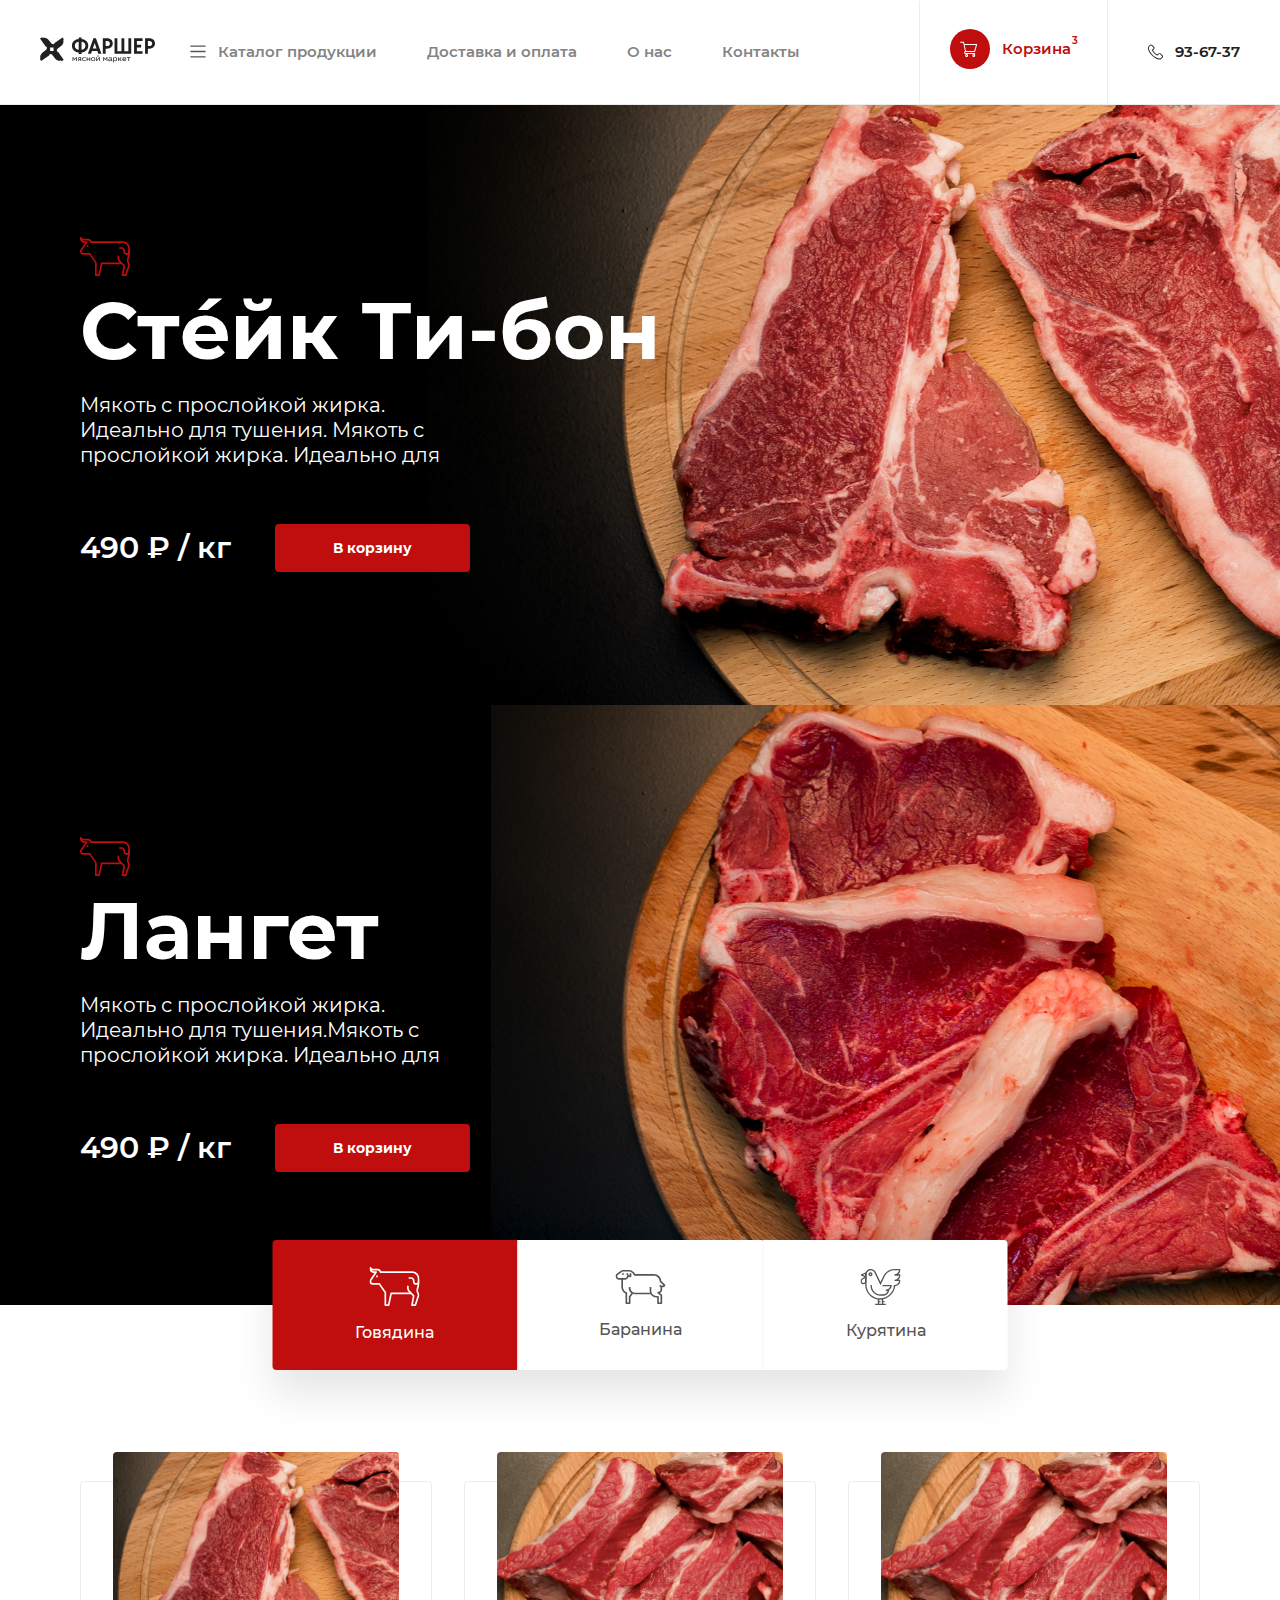
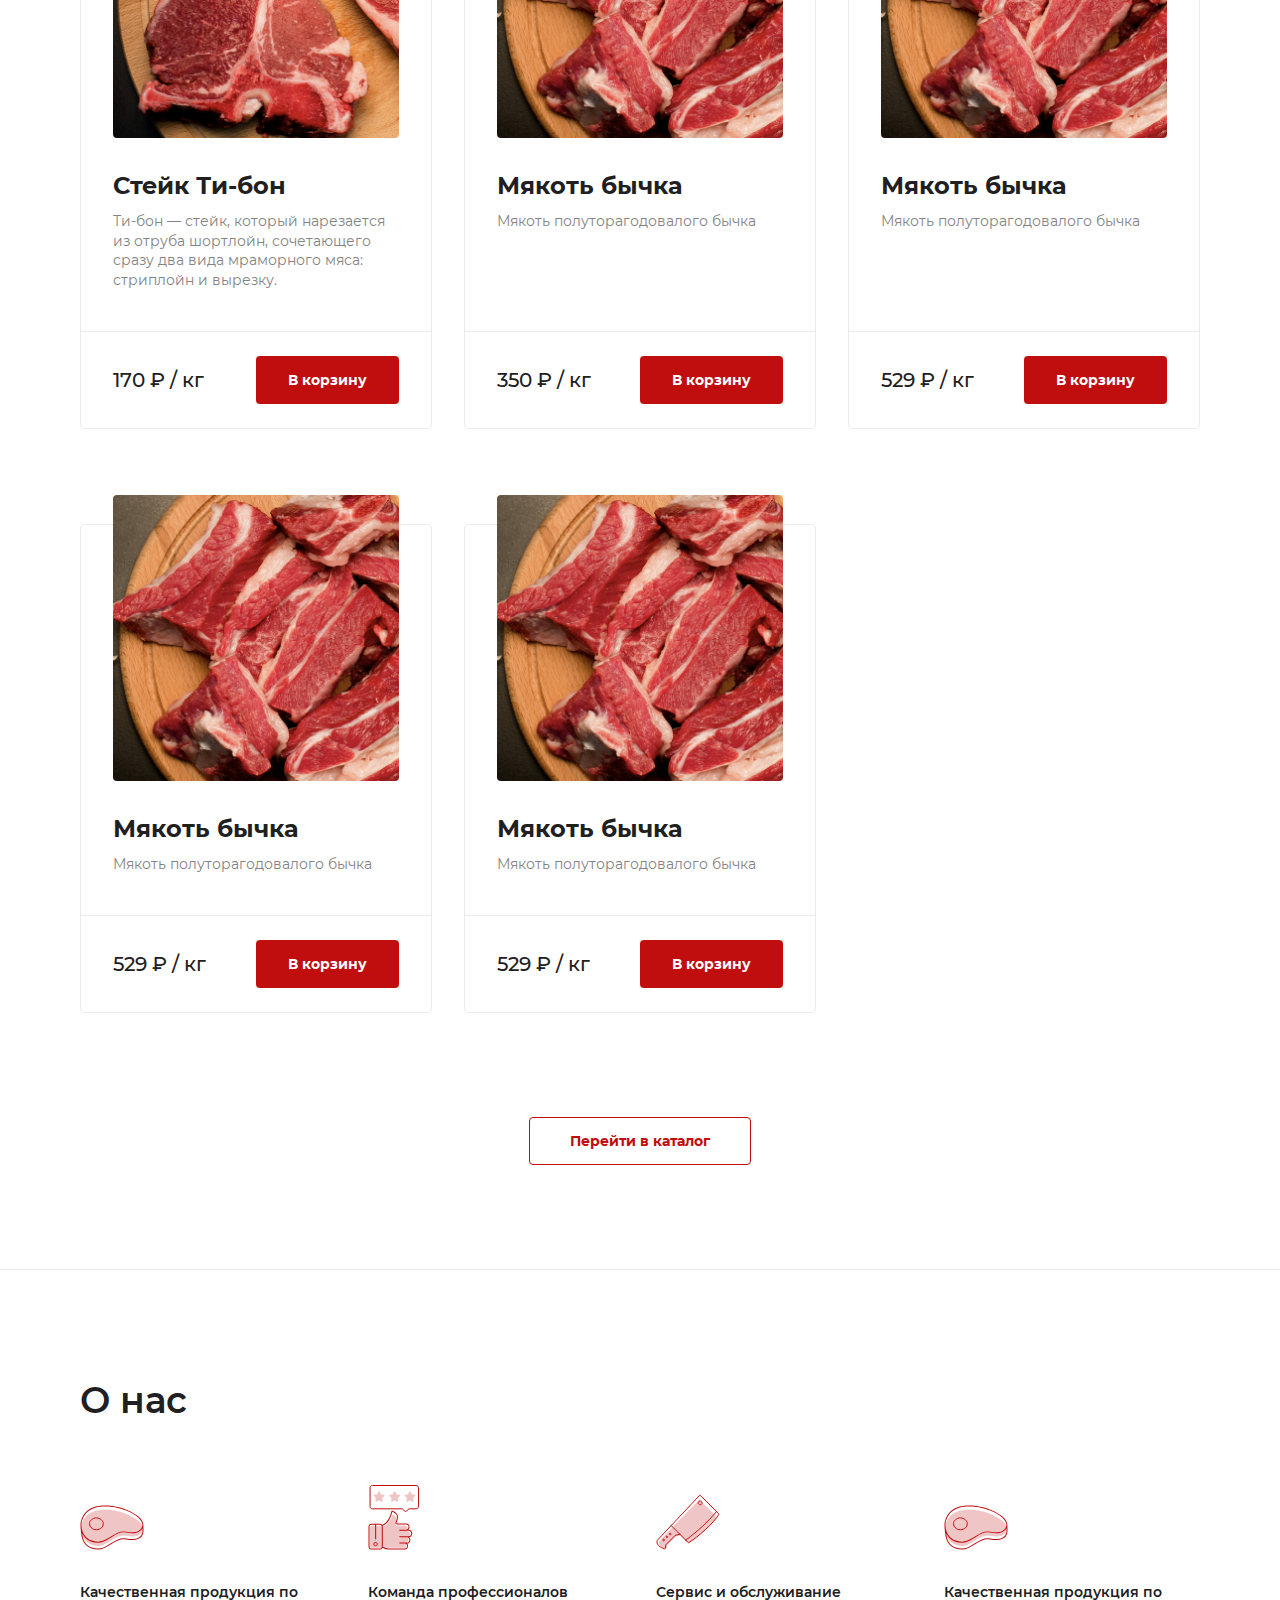
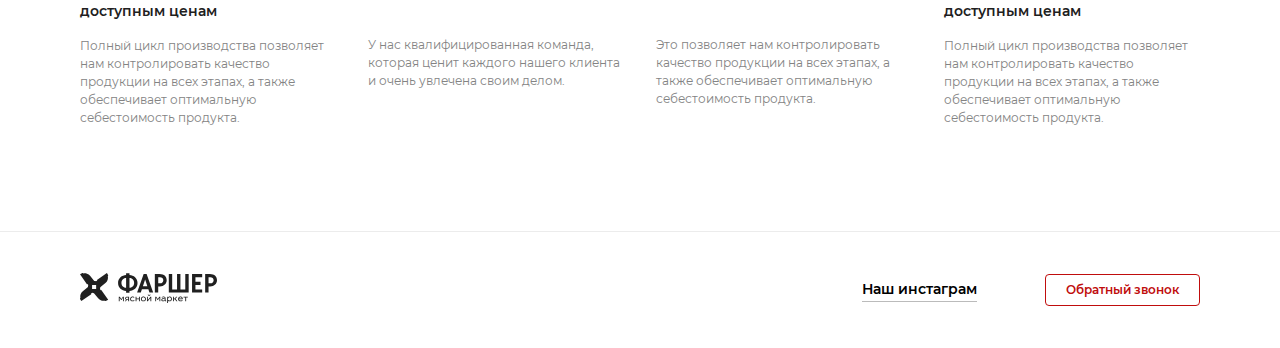
<file: index.html>
<!DOCTYPE html>
<html lang="ru">
<head>
	<meta charset="UTF-8">
	<title>Фаршер</title>
	<meta name="viewport" content="width=device-width, initial-scale=1">
	<meta name="format-detection" content="telephone=no">
	<link rel="shortcut icon" href="#">
	<link rel="stylesheet" href="libs/slick/slick-theme.css">
	<link rel="stylesheet" href="libs/slick/slick.css">
	<link rel="stylesheet" href="libs/flickity/flickity.min.css">
	<link rel="stylesheet" href="libs/normalize.css">
	<link rel="stylesheet" href="css/style.css">
	<link rel="stylesheet" href="css/media.css">
</head>

<body>
	<header class="header">
		<div class="header_wrap flex">
			<div class="header_logo">
				<a href="index.html" class="header_logo_link">
					<svg width="137" height="30" viewBox="0 0 137 30" xmlns="http://www.w3.org/2000/svg">
						<path d="M49.483 17.9285V19.6299H46.0999V17.9285C41.7942 17.6648 38.0693 14.6916 38.0693 9.93194C38.0693 5.06168 41.9138 2.19481 46.0999 1.93109V0.22969H49.483V1.93109C53.6863 2.19481 57.5179 5.06168 57.5179 9.93194C57.5179 14.6916 53.7888 17.6648 49.483 17.9285ZM46.0999 5.10421C43.883 5.23607 41.4482 6.80561 41.4482 9.94896C41.4482 13.0923 43.883 14.6576 46.0999 14.7895V5.10421ZM54.1348 9.93194C54.1348 6.77159 51.7299 5.21906 49.483 5.0872V14.7724C51.7299 14.6406 54.1348 13.1136 54.1348 9.93194Z"
						 fill="currentColor" />
						<path d="M68.3592 16.2442H61.9091L60.8027 19.6129H57.1035L63.6604 1.0889H66.6164L73.1733 19.6129H69.4698L68.3592 16.2442ZM67.3554 13.2965L65.1341 6.61421L62.9129 13.2965H67.3554Z"
						 fill="currentColor" />
						<path d="M86.6886 7.29902C86.6886 10.6125 84.0445 13.5091 79.854 13.5091H78.2138V19.6129H74.8306V1.0889H79.4653C84.4674 1.0889 86.6886 3.98554 86.6886 7.29902ZM83.3055 7.29902C83.3055 5.37644 81.8788 4.245 80.0548 4.245H78.2308V10.353H80.0548C80.4709 10.3695 80.8862 10.3032 81.2763 10.1579C81.6664 10.0126 82.0234 9.79126 82.3265 9.50686C82.6296 9.22246 82.8727 8.8807 83.0415 8.50159C83.2104 8.12249 83.3016 7.71365 83.3098 7.29902H83.3055Z"
						 fill="currentColor" />
						<path d="M108.67 1.0889V19.6129H88.803V1.0889H92.1818V16.4568H97.0472V1.0889H100.426V16.4568H105.291V1.0889H108.67Z"
						 fill="currentColor" />
						<path d="M115.436 4.25351V8.77074H120.511V11.9311H115.436V16.4568H122.181V19.6129H112.053V1.0889H122.181V4.25351H115.436Z"
						 fill="currentColor" />
						<path d="M136.999 7.29902C136.999 10.6125 134.355 13.5091 130.165 13.5091H128.525V19.6129H125.171V1.0889H129.772C134.778 1.0889 136.999 3.98554 136.999 7.29902ZM133.616 7.29902C133.616 5.37644 132.19 4.245 130.366 4.245H128.542V10.353H130.366C130.781 10.3689 131.196 10.3022 131.586 10.1566C131.975 10.0111 132.332 9.78963 132.635 9.50529C132.937 9.22095 133.18 8.87939 133.348 8.50057C133.517 8.12175 133.608 7.71328 133.616 7.29902Z"
						 fill="currentColor" />
						<path d="M20.7865 17.2395L19.9322 15.9932C20.13 15.4017 20.2352 14.7833 20.244 14.1599L25.4297 9.98724C26.4173 9.19056 27.1609 8.13423 27.5761 6.93807C27.9914 5.74192 28.0617 4.45383 27.7791 3.21991L27.9585 3.09655C28.0652 3.02078 28.145 2.91324 28.1865 2.78942C28.2279 2.6656 28.2289 2.53187 28.1891 2.40749C27.9609 1.72889 27.6373 1.0859 27.228 0.497661L26.8607 0L16.9549 6.87792L17.3051 7.37559L16.0237 8.26457C15.4472 8.0748 14.8452 7.97298 14.2381 7.96257L10.0477 2.81157C9.24913 1.82738 8.1893 1.086 6.98868 0.671699C5.78805 0.257396 4.49479 0.186783 3.25588 0.467886L3.132 0.293492C3.05728 0.185651 2.94937 0.104928 2.82455 0.0634966C2.69972 0.0220652 2.56476 0.0221726 2.44 0.0638026C1.75797 0.287844 1.112 0.608748 0.522057 1.01659L0.0137376 1.36538L6.92944 11.2293L7.42922 10.8805L8.28354 12.1225C8.08562 12.7155 7.98045 13.3352 7.97171 13.96L2.80736 18.1327C1.81669 18.9264 1.06968 19.9811 0.651313 21.1767C0.23295 22.3724 0.160046 23.6609 0.440897 24.8958L0.26149 25.0191C0.153191 25.0935 0.0721241 25.201 0.0305166 25.3253C-0.0110909 25.4496 -0.010983 25.584 0.030824 25.7082C0.255514 26.3883 0.579343 27.0317 0.991932 27.618L1.3422 28.1157L11.2608 21.2378L10.9106 20.7401L12.192 19.8511C12.769 20.0388 13.3707 20.1406 13.9776 20.1531L18.168 25.3084C18.9677 26.291 20.0278 27.031 21.2282 27.4445C22.4286 27.8579 23.7213 27.9284 24.9598 27.6478L25.0837 27.8265C25.1598 27.9327 25.2678 28.0122 25.3921 28.0535C25.5165 28.0948 25.6508 28.0957 25.7757 28.0561C26.4572 27.8289 27.1029 27.5067 27.6936 27.0991L28.2062 26.7546L21.2863 16.8907L20.7865 17.2395ZM16.139 16.0783H12.0767V12.0374H16.139V16.0783Z"
						 fill="currentColor" />
						<path d="M41.3414 25.9464L42.8364 23.6878H43.8317V28.239H42.9774V24.8703H42.8962L41.5251 26.9162H41.0979L39.7353 24.8703H39.6456V28.239H38.7912V23.6835H39.8036L41.3414 25.9464Z"
						 fill="currentColor" />
						<path d="M48.1759 26.5674C47.7926 26.7454 47.377 26.8439 46.9543 26.8567L45.9163 28.239H44.8654L46.1469 26.6865C45.8438 26.605 45.5782 26.4217 45.3951 26.1676C45.2067 25.9114 45.1091 25.6003 45.1175 25.2829C45.1134 25.0589 45.1586 24.8368 45.2499 24.6321C45.3472 24.4314 45.4942 24.2587 45.677 24.1302C45.8683 23.9788 46.0874 23.8661 46.3221 23.7984C46.5996 23.7186 46.8875 23.6799 47.1764 23.6835H49.0815V28.239H48.2272L48.1759 26.5674ZM47.1892 24.4151C46.8697 24.3922 46.5516 24.4744 46.2836 24.6491C46.1849 24.722 46.1056 24.8179 46.0527 24.9284C45.9999 25.0389 45.975 25.1606 45.9803 25.2829C45.9715 25.4038 45.9931 25.5251 46.043 25.6357C46.093 25.7464 46.1698 25.8429 46.2665 25.9166C46.4879 26.0873 46.7647 26.1706 47.044 26.1506C47.4414 26.1556 47.8328 26.0527 48.1759 25.8528V24.4151H47.1892Z"
						 fill="currentColor" />
						<path d="M53.4086 24.4704C53.156 24.3767 52.888 24.3305 52.6184 24.3343C52.4097 24.3337 52.2027 24.3712 52.0075 24.4449C51.8153 24.512 51.6396 24.6191 51.4923 24.7592C51.3449 24.8994 51.2293 25.0692 51.1532 25.2573C51.0681 25.4696 51.026 25.6966 51.0293 25.9251C51.0083 26.3678 51.1616 26.8012 51.4565 27.1331C51.6088 27.2845 51.7913 27.4024 51.9921 27.4793C52.193 27.5562 52.4077 27.5904 52.6227 27.5798C52.8911 27.5775 53.1571 27.5285 53.4086 27.4351C53.6455 27.3386 53.8594 27.1937 54.0365 27.0098L54.5662 27.5542C54.3281 27.8265 54.0257 28.0355 53.6863 28.1625C52.9957 28.4078 52.2411 28.4078 51.5505 28.1625C51.2654 28.0492 51.0088 27.8749 50.7987 27.6521C50.5857 27.4398 50.4261 27.1804 50.3331 26.8949C50.2239 26.5979 50.169 26.2839 50.1708 25.9677C50.164 25.6298 50.231 25.2946 50.3672 24.9851C50.4731 24.7079 50.6361 24.4558 50.8457 24.245C51.0664 24.0343 51.328 23.8707 51.6146 23.7644C51.9183 23.6479 52.2416 23.5902 52.5671 23.5942C52.934 23.5862 53.2991 23.6468 53.6436 23.7729C53.949 23.878 54.2254 24.0528 54.4509 24.2833L53.9682 24.8533C53.8055 24.6942 53.6161 24.5646 53.4086 24.4704Z"
						 fill="currentColor" />
						<path d="M56.4842 25.5508H58.9617V23.6835H59.8502V28.239H58.9617V26.2994H56.4842V28.239H55.5957V23.6835H56.4842V25.5508Z"
						 fill="currentColor" />
						<path d="M64.4122 23.7558C64.706 23.8643 64.9748 24.0307 65.2025 24.245C65.4247 24.4596 65.5981 24.7193 65.7108 25.0064C65.8309 25.3142 65.8917 25.6417 65.8902 25.9719C65.8919 26.2961 65.828 26.6172 65.7023 26.9162C65.5833 27.2011 65.4091 27.4598 65.1897 27.6776C64.9643 27.8949 64.6969 28.0642 64.4037 28.1752C64.0861 28.2964 63.7485 28.357 63.4084 28.3539C63.061 28.362 62.7154 28.3013 62.3918 28.1752C62.0995 28.0702 61.832 27.9066 61.6058 27.6946C61.3827 27.4773 61.2094 27.2147 61.0975 26.9247C60.9774 26.6184 60.9166 26.2922 60.9181 25.9634C60.9174 25.6388 60.9782 25.317 61.0975 25.0149C61.2151 24.7237 61.3943 24.4611 61.6229 24.245C61.8433 24.0225 62.1102 23.8512 62.4046 23.7431C62.7254 23.6228 63.0656 23.5623 63.4084 23.5644C63.7523 23.5625 64.0933 23.6275 64.4122 23.7558ZM62.7335 24.4364C62.5465 24.515 62.3768 24.6291 62.2337 24.7724C62.0889 24.9231 61.9782 25.103 61.9091 25.2999C61.8287 25.5118 61.7896 25.737 61.7938 25.9634C61.7896 26.1913 61.8287 26.4179 61.9091 26.6312C61.9829 26.8233 62.0931 26.9995 62.2337 27.1502C62.3812 27.2931 62.5534 27.4084 62.742 27.4904C63.1744 27.6436 63.6467 27.6436 64.079 27.4904C64.2669 27.4093 64.4379 27.2939 64.5831 27.1502C64.7268 27.0026 64.8361 26.8255 64.9035 26.6312C64.9853 26.4181 65.0259 26.1915 65.0231 25.9634C65.0269 25.7394 64.9863 25.5168 64.9035 25.3084C64.8306 25.1181 64.7218 24.9434 64.5831 24.7937C64.4393 24.6422 64.2645 24.5233 64.0705 24.4449C63.8603 24.3599 63.6354 24.3165 63.4084 24.3173C63.1783 24.3187 62.9501 24.359 62.7335 24.4364Z"
						 fill="currentColor" />
						<path d="M70.4224 24.9724L67.7953 28.239H66.9795V23.6835H67.8338V27.0055L70.495 23.6835H71.281V28.239H70.4266L70.4224 24.9724ZM68.671 22.0247C68.7298 22.0826 68.8 22.1276 68.8772 22.1569C68.9545 22.1862 69.037 22.1991 69.1195 22.1948C69.2021 22.1999 69.2849 22.1874 69.3623 22.158C69.4396 22.1287 69.5098 22.0832 69.568 22.0247C69.6322 21.9657 69.6833 21.894 69.7179 21.8141C69.7525 21.7342 69.7698 21.648 69.7688 21.561H70.495C70.4892 21.7515 70.4472 21.9391 70.3711 22.114C70.3026 22.272 70.2056 22.4162 70.0849 22.5393C69.9594 22.6487 69.8146 22.7338 69.6577 22.7903C69.4914 22.8533 69.3145 22.8836 69.1366 22.8796C68.9574 22.8836 68.779 22.8533 68.6112 22.7903C68.4505 22.7423 68.304 22.6561 68.1841 22.5393C68.0568 22.4216 67.9588 22.276 67.8979 22.114C67.8222 21.9395 67.7844 21.7511 67.7868 21.561H68.4873C68.4839 21.6468 68.4984 21.7323 68.53 21.8122C68.5617 21.892 68.6097 21.9644 68.671 22.0247Z"
						 fill="currentColor" />
						<path d="M77.7866 25.9464L79.2816 23.6878H80.2812V28.239H79.4269V24.8703H79.3457L77.9745 26.9162H77.5474L76.1805 24.8703H76.0908V28.239H75.2578V23.6835H76.2702L77.7866 25.9464Z"
						 fill="currentColor" />
						<path d="M82.558 23.7006C82.8736 23.6134 83.2001 23.5718 83.5276 23.5772C84.0903 23.5293 84.6496 23.7017 85.0867 24.0578C85.257 24.2373 85.3888 24.4494 85.474 24.6812C85.5592 24.913 85.596 25.1597 85.5822 25.4062V27.0778C85.5694 27.2264 85.6037 27.3752 85.6805 27.5032C85.7136 27.5392 85.7538 27.5681 85.7987 27.5878C85.8435 27.6076 85.892 27.6179 85.9411 27.618C86.0053 27.6188 86.0691 27.6073 86.129 27.584L86.2102 28.2433C86.0669 28.3083 85.9104 28.3389 85.7531 28.3326C85.5498 28.3417 85.3495 28.2817 85.185 28.1625C85.0948 28.0895 85.0212 27.9983 84.9689 27.8949C84.9167 27.7915 84.8869 27.6783 84.8817 27.5627C84.6747 27.8314 84.404 28.0447 84.0939 28.1835C83.7838 28.3223 83.4439 28.3823 83.1047 28.3581C82.6443 28.3847 82.1896 28.2458 81.8232 27.9668C81.6643 27.8269 81.5397 27.6525 81.459 27.4571C81.3782 27.2617 81.3436 27.0505 81.3576 26.8396C81.3519 26.6286 81.3988 26.4194 81.4943 26.2308C81.5897 26.0423 81.7306 25.8802 81.9044 25.7593C82.3494 25.4764 82.8723 25.3395 83.3995 25.3679C83.6402 25.365 83.8807 25.3864 84.1171 25.4317C84.3263 25.4726 84.5331 25.5251 84.7365 25.5891V25.3424C84.7458 25.2051 84.7251 25.0674 84.6757 24.9388C84.6263 24.8103 84.5494 24.694 84.4503 24.598C84.192 24.4082 83.873 24.319 83.5532 24.3471C83.0114 24.3485 82.4785 24.4845 82.0026 24.7427L81.6524 24.1174C81.9303 23.9318 82.2359 23.7912 82.558 23.7006ZM83.4123 26.0613C83.0926 26.0332 82.7723 26.1077 82.4982 26.2739C82.4145 26.3442 82.3473 26.4318 82.3012 26.5306C82.2551 26.6294 82.2312 26.7371 82.2312 26.846C82.2312 26.955 82.2551 27.0626 82.3012 27.1614C82.3473 27.2602 82.4145 27.3478 82.4982 27.4181C82.7313 27.556 83.0006 27.6211 83.2713 27.6053C83.4651 27.6074 83.6581 27.5801 83.8437 27.5245C84.0095 27.4625 84.1672 27.3811 84.3136 27.282C84.4406 27.1816 84.5465 27.0573 84.6254 26.9162C84.7058 26.7751 84.7457 26.6147 84.7407 26.4526V26.2569C84.3182 26.1171 83.8745 26.0509 83.4294 26.0613H83.4123Z"
						 fill="currentColor" />
						<path d="M87.9572 24.513C88.1344 24.2047 88.3968 23.9537 88.7133 23.7899C89.0327 23.6419 89.382 23.5691 89.7342 23.5772C90.038 23.5742 90.3396 23.6291 90.6227 23.7388C90.8824 23.8453 91.1179 24.003 91.3147 24.2025C91.5014 24.4179 91.6462 24.666 91.7419 24.9341C91.8443 25.2486 91.8947 25.5775 91.8914 25.9081C91.9033 26.2706 91.8332 26.6311 91.6863 26.963C91.5686 27.2433 91.394 27.4965 91.1735 27.7065C90.953 27.9166 90.6913 28.0791 90.4049 28.1838C90.1185 28.2926 89.8143 28.3474 89.5078 28.3454C89.2412 28.3484 88.9754 28.3155 88.7176 28.2476C88.4695 28.1774 88.2354 28.0652 88.0256 27.9158V30H87.1713V23.6835H87.859L87.9572 24.513ZM89.448 27.5883C89.6688 27.5911 89.888 27.5506 90.093 27.4692C90.2812 27.3952 90.4505 27.2804 90.5885 27.1331C90.7284 26.9763 90.8371 26.7944 90.9089 26.5972C90.9914 26.3681 91.0305 26.1258 91.0242 25.8826C91.0244 25.671 90.9942 25.4604 90.9345 25.2573C90.8737 25.0753 90.7763 24.9074 90.6483 24.7639C90.5238 24.6265 90.3708 24.5176 90.1998 24.4449C90.0147 24.3619 89.8133 24.3212 89.6104 24.3258C89.2593 24.3175 88.9153 24.4252 88.6322 24.6321C88.3612 24.8575 88.1562 25.1513 88.0384 25.4828V27.1076C88.4351 27.4311 88.9354 27.6017 89.448 27.5883Z"
						 fill="currentColor" />
						<path d="M93.8777 25.4785L94.732 25.3977L96.1459 23.6963H97.2309L95.4752 25.7507L97.4487 28.2518H96.3808L94.7832 26.2059H93.8777V28.2518H93.0234V23.6835H93.8777V25.4785Z"
						 fill="currentColor" />
						<path d="M99.4948 27.2225C99.8149 27.4666 100.211 27.5901 100.614 27.5712C100.903 27.5708 101.19 27.5307 101.468 27.4522C101.737 27.3633 101.99 27.2342 102.22 27.0693L102.617 27.6861C102.336 27.9104 102.018 28.0859 101.678 28.205C101.327 28.2988 100.965 28.346 100.601 28.3454C100.248 28.3522 99.897 28.2975 99.5632 28.1838C99.2742 28.0836 99.0103 27.9227 98.7892 27.7121C98.5681 27.5015 98.395 27.246 98.2817 26.963C98.1649 26.6458 98.1084 26.3097 98.1151 25.9719C98.1115 25.6443 98.1724 25.3192 98.2945 25.0149C98.4062 24.7246 98.5781 24.4609 98.7989 24.2411C99.0197 24.0212 99.2844 23.8501 99.576 23.7388C99.8997 23.6186 100.243 23.558 100.588 23.5602C100.889 23.5578 101.187 23.6097 101.468 23.7133C101.724 23.8033 101.955 23.9486 102.147 24.1387C102.335 24.329 102.481 24.5565 102.575 24.8065C102.683 25.0771 102.738 25.3659 102.737 25.6572C102.737 25.755 102.737 25.8443 102.737 25.9422C102.728 26.0325 102.712 26.122 102.69 26.2101H99.0036C99.0134 26.403 99.062 26.5919 99.1464 26.7658C99.2307 26.9396 99.3492 27.0949 99.4948 27.2225ZM101.541 24.6704C101.409 24.5515 101.254 24.4608 101.086 24.4038C100.918 24.3467 100.74 24.3245 100.563 24.3386C100.194 24.3275 99.833 24.4448 99.5418 24.6704C99.2779 24.9003 99.1064 25.2176 99.0591 25.5636H101.891C101.895 25.2318 101.77 24.9114 101.541 24.6704Z"
						 fill="currentColor" />
						<path d="M107.82 24.4364H106.133V28.239H105.253V24.4364H103.544V23.6835H107.816L107.82 24.4364Z" fill="currentColor" />
					</svg>
				</a>
				<span class="menu_mobile flex">
					<span class="menu_mobile_line"></span>
				</span>
			</div>
			<div class="container header_items flex">
				<ul class="header_nav flex">
					<li class="nav_li flex">
						<a href="catalog.html" class="header_nav_link header_menu flex">
							<svg width="16" height="12" viewBox="0 0 18 14" xmlns="http://www.w3.org/2000/svg">
								<path d="M1 0.25C0.585786 0.25 0.25 0.585786 0.25 1C0.25 1.41421 0.585786 1.75 1 1.75V0.25ZM17 1.75C17.4142 1.75 17.75 1.41421 17.75 1C17.75 0.585786 17.4142 0.25 17 0.25V1.75ZM1 6.25C0.585786 6.25 0.25 6.58579 0.25 7C0.25 7.41421 0.585786 7.75 1 7.75V6.25ZM17 7.75C17.4142 7.75 17.75 7.41421 17.75 7C17.75 6.58579 17.4142 6.25 17 6.25V7.75ZM1 12.25C0.585786 12.25 0.25 12.5858 0.25 13C0.25 13.4142 0.585786 13.75 1 13.75V12.25ZM17 13.75C17.4142 13.75 17.75 13.4142 17.75 13C17.75 12.5858 17.4142 12.25 17 12.25V13.75ZM1 1.75H17V0.25H1V1.75ZM1 7.75H17V6.25H1V7.75ZM1 13.75H17V12.25H1V13.75Z"
								 fill="currentColor" />
							</svg>
							Каталог продукции
						</a>
						<div class="submenu">
							<div class="container submenu_blocks flex">
									<div class="submenu_block">
										<div class="submenu_row">
											<a href="catalog.html" class="submenu_nav_title">
												<span class="submenu_block_icon">
													<svg width="26" height="20" viewBox="0 0 50 39" xmlns="http://www.w3.org/2000/svg">
														<path d="M8.33317 8.47849H6.66652V10.1742H8.33317V8.47849Z" fill="currentColor" />
														<path d="M49.9404 27.6638L48.673 24.4413C48.4772 23.9427 48.4405 23.4036 48.5663 22.8855L49.9738 17.1627C49.9905 17.0958 49.9988 17.0262 49.9988 16.9567V14.4132H48.3322V16.8524L46.948 22.4743C46.7364 23.3433 46.7972 24.2411 47.1247 25.0712L48.278 28.0046L45.2314 37.3043H43.4972L44.9838 28.9779C45.0338 28.7041 44.9472 28.4234 44.7538 28.2267L40.3865 23.7833C39.5981 22.983 39.1641 21.9164 39.1648 20.7803V18.6523H37.4982V20.7803C37.4973 22.37 38.1057 23.863 39.209 24.9838L43.2672 29.1126L41.6788 38.0012C41.6338 38.2488 41.7005 38.5023 41.8588 38.6956C42.0171 38.888 42.2513 38.9999 42.4988 38.9999H45.832C46.1912 38.9999 46.5096 38.7667 46.6237 38.4209L49.9569 28.247C50.0195 28.0564 50.0138 27.8503 49.9404 27.6638Z"
														fill="currentColor" />
														<path d="M42.4989 4.23939H11.5613C11.1897 2.77859 9.88305 1.69593 8.33309 1.69593H2.84495L1.42242 0.248747C1.18405 0.00542952 0.824979 -0.0666021 0.514147 0.0647436C0.203315 0.196189 0 0.505676 0 0.848148V1.78923C0 4.07496 1.82827 5.93506 4.0749 5.93506H5.06569L0.608285 12.4115C-0.140036 13.5043 -0.200874 14.9559 0.463269 16.1259C1.09655 17.1874 2.28158 17.8215 3.44981 17.8055H9.05719C9.35054 17.8088 9.623 17.9708 9.81303 18.2972L14.9996 25.7063V38.1522C14.9996 38.6211 15.3729 39 15.8329 39H19.1661C19.5595 39 19.8986 38.7211 19.9811 38.3303L22.3403 27.1306H41.6656V25.4349H21.6661C21.2728 25.4349 20.9336 25.7138 20.8511 26.1047L18.492 37.3043H16.6662V25.4349C16.6662 25.2586 16.612 25.0865 16.5112 24.9432L11.213 17.3807C10.773 16.6059 9.95385 16.1191 9.06637 16.109H3.43321C2.81155 16.137 2.21244 15.7911 1.89663 15.2612C1.56412 14.6745 1.59498 13.936 1.97417 13.3824L7.34903 5.57401C7.52735 5.3146 7.54903 4.9763 7.40567 4.69562C7.26232 4.41584 6.97736 4.23949 6.66653 4.23949H4.0749C3.32404 4.23949 2.65325 3.88847 2.21078 3.33915C2.30248 3.37392 2.39994 3.3917 2.49994 3.3917H8.33309C9.25221 3.3917 9.99975 4.15216 9.99975 5.08738C9.99975 5.55533 10.3731 5.93516 10.833 5.93516H42.4989C45.7147 5.93516 48.3321 8.59735 48.3321 11.8699V14.5235H49.9987V11.8699C49.9987 7.66292 46.6347 4.23939 42.4989 4.23939Z"
														fill="currentColor" />
														<path d="M48.3321 12.7177L48.3322 14.4132C48.3322 15.3483 47.5846 16.109 46.6654 16.109C45.7462 16.109 44.9987 15.3485 44.9987 14.4133V13.5655C44.9987 11.6952 43.5037 10.1743 41.6655 10.1743H39.1656V11.87H41.6655C42.5846 11.87 43.3322 12.6304 43.3322 13.5656V14.4134C43.3322 16.2838 44.8272 17.8047 46.6654 17.8047C48.5036 17.8047 49.9988 16.2836 49.9988 14.4132L49.9987 12.7176L48.3321 12.7177Z"
													fill="currentColor" />
												</svg>
											</span>
											Говядина</a>
											<div class="submenu_toggle">
												<span></span>
											</div>
										</div>
									<ul class="submenu_item">
										<li><a href="catalog.html" class="submenu_nav_link">Мякоть</a></li>
										<li><a href="catalog.html" class="submenu_nav_link">Мякоть на кости</a></li>
										<li><a href="catalog.html" class="submenu_nav_link">Стейки</a></li>
										<li><a href="catalog.html" class="submenu_nav_link">Фарш</a></li>
									</ul>
								</div>
								<div class="submenu_block">
									<div class="submenu_row">
										<a href="catalog.html" class="submenu_nav_title">
											<span class="submenu_block_icon">
												<svg width="30" height="20" viewBox="0 0 50 34" xmlns="http://www.w3.org/2000/svg">
													<path d="M49.7557 14.8091L45.8248 10.9907C45.6407 7.13183 42.3498 4.04839 38.3332 4.04839H19.7057C18.5057 1.70811 15.935 0.000853511 13.5083 0.000853511H7.55248C6.81332 -0.016127 6.08002 0.221032 5.46665 0.643554L1.49919 3.38776C0.553392 4.04346 -0.00744482 5.10878 7.46667e-05 6.23319C7.46667e-05 8.15257 1.60759 9.71402 3.58336 9.71402H9.16663C11.4641 9.71402 13.3333 7.89833 13.3333 5.66648H11.6666C11.6666 7.00538 10.5449 8.09498 9.16663 8.09498H3.58336C2.52672 8.09498 1.66667 7.25962 1.66667 6.22826C1.66247 5.62521 1.96169 5.05689 2.46666 4.70798L6.43334 1.96377C6.76088 1.7379 7.13246 1.58166 7.55003 1.6197H13.5083C15.4316 1.6197 17.5766 3.17394 18.3925 5.15801C18.5191 5.46565 18.8258 5.66714 19.1666 5.66714H38.3332C41.549 5.66714 44.1664 8.20901 44.1664 11.3336C44.1664 11.5481 44.2548 11.7538 44.4106 11.9052L47.903 15.2978C47.1822 15.6969 45.9889 16.0045 44.7556 14.808L43.5773 15.9526C44.5831 16.9297 45.6247 17.2778 46.5798 17.2778C47.944 17.2778 49.1265 16.5638 49.7557 15.9534C50.0814 15.6373 50.0814 15.1257 49.7557 14.8091Z"
													fill="currentColor" />
													<path d="M8.33333 3.23818H6.66664V4.85722H8.33333V3.23818Z" fill="currentColor" />
													<path d="M16 22.99L13.5 26.2279C13.3917 26.3679 13.3333 26.5379 13.3333 26.7136V32.3801H11.6666V23.0061C11.6666 22.6766 11.4608 22.3795 11.1458 22.2557C8.93001 21.3855 7.49916 19.3221 7.50003 16.9996V8.90463H5.83334V16.9996C5.83246 19.7997 7.45003 22.3059 10 23.5298V33.1904C10 33.6381 10.3734 33.9999 10.8333 33.9999H14.1666C14.6266 33.9999 14.9999 33.6372 14.9999 33.1904V26.984L17.3332 23.9605L16 22.99Z"
													fill="currentColor" />
													<path d="M46.6656 19.429V16.191H44.999V19.429C44.999 20.7679 43.8773 21.8575 42.499 21.8575C42.1407 21.8575 41.8223 22.0809 41.7089 22.4112C41.5956 22.7415 41.7122 23.1058 41.9997 23.3146L44.9997 25.5002V32.381H43.333V26.7145C43.333 26.2668 42.9606 25.905 42.4997 25.905H40.8331C38.0756 25.905 35.8331 23.7267 35.8331 21.048V17.0005H34.1664V21.048C34.1664 24.6188 37.1572 27.5241 40.8331 27.5241H41.6664V33.1905C41.6664 33.6382 42.0388 34 42.4996 34H45.8329C46.2938 34 46.6662 33.6373 46.6646 33.1905V25.0955C46.6646 24.8406 46.5412 24.6002 46.3313 24.4479L44.3912 23.0345C45.7407 22.3634 46.6656 20.9986 46.6656 19.429Z"
													fill="currentColor" />
													<path d="M19.1666 22.667C16.8691 22.667 14.9999 20.8513 14.9999 18.6194V17.0004H13.3332V18.6194C13.3332 21.7433 15.9499 24.2859 19.1665 24.2859H34.9997V22.6669L19.1666 22.667Z"
													fill="currentColor" />
													<path d="M14.1666 3.23894V5.52904C13.1966 5.19474 12.4999 4.29458 12.4999 3.23894H10.8332C10.8332 5.4707 12.7024 7.28648 14.9999 7.28648C15.4599 7.28648 15.8332 6.92382 15.8332 6.47701V3.23904L14.1666 3.23894Z"
													fill="currentColor" />
												</svg>
											</span>
											Баранина
										</a>
										<div class="submenu_toggle">
											<span></span>
										</div>
									</div>
									<ul class="submenu_item">
										<li><a href="catalog.html" class="submenu_nav_link">Мякоть</a></li>
										<li><a href="catalog.html" class="submenu_nav_link">Мякоть на кости</a></li>
										<li><a href="catalog.html" class="submenu_nav_link">Стейки</a></li>
										<li><a href="catalog.html" class="submenu_nav_link">Фарш</a></li>
									</ul>
								</div>
								<div class="submenu_block">
									<div class="submenu_row">
										<a href="catalog.html" class="submenu_nav_title">
											<span class="submenu_block_icon">
												<svg width="23" height="20" viewBox="0 0 40 36" xmlns="http://www.w3.org/2000/svg">
													<path d="M5.70002 3.45247C5.514 3.32915 5.27736 3.30783 5.07072 3.39647L0.404094 5.39591C0.158782 5.50056 0.000110973 5.74182 0.000110973 6.00839C0.000110973 6.27495 0.158782 6.51621 0.404094 6.62087L5.07072 8.62031C5.15471 8.65631 5.24408 8.67428 5.33338 8.67428C5.46205 8.67428 5.59002 8.63694 5.70002 8.56431C5.88736 8.44098 6.00002 8.23174 6.00002 8.00782V4.00896C6.00002 3.78504 5.88736 3.5758 5.70002 3.45247ZM4.66674 6.99686L2.3594 6.00847L4.66674 5.01945V6.99686Z"
													fill="currentColor" />
													<path d="M10 3.34248C8.89734 3.34248 8 4.23957 8 5.34191C8 6.44426 8.89734 7.34135 10 7.34135C11.1026 7.34135 12 6.44426 12 5.34191C12 4.23957 11.1027 3.34248 10 3.34248ZM10 6.00844C9.63265 6.00844 9.33336 5.70923 9.33336 5.34199C9.33336 4.97475 9.63265 4.67554 10 4.67554C10.3673 4.67554 10.6666 4.97475 10.6666 5.34199C10.6666 5.70923 10.3673 6.00844 10 6.00844Z"
													fill="currentColor" />
													<path d="M18.6667 30.0017H17.3333V35.3335H18.6667V30.0017Z" fill="currentColor" />
													<path d="M25.3333 34.667H14.6667V36H25.3333V34.667Z" fill="currentColor" />
													<path d="M22.6667 30.0017H21.3333V35.3335H22.6667V30.0017Z" fill="currentColor" />
													<path d="M20 32.0011H18V33.3341H20V32.0011Z" fill="currentColor" />
													<path d="M24 32.0011H22V33.3341H24V32.0011Z" fill="currentColor" />
													<path d="M5.66806 7.43133C5.46275 7.31207 5.20877 7.31137 5.00205 7.43L1.50675 9.43014C0.59206 9.95796 0.0147179 10.9417 0.000108571 12.0068V12.3146C-0.00661016 13.1157 0.298702 13.8708 0.860731 14.4427C1.42276 15.0139 2.17338 15.3325 2.98002 15.3391H3.00002C4.65471 15.3391 6.00001 13.9942 6.00001 12.3399L6.00002 8.00782C6.00002 7.77063 5.87337 7.55067 5.66806 7.43133ZM4.66674 12.3399C4.66674 13.2591 3.9194 14.0061 3.0001 14.0061V14.6726L2.98612 14.0061C2.54081 14.0021 2.12409 13.8255 1.81143 13.5083C1.4994 13.191 1.3294 12.7711 1.33346 12.3207V12.016C1.34143 11.4275 1.66346 10.879 2.17143 10.5858L4.66674 9.15749V12.3399Z"
													fill="currentColor" />
													<path d="M39.9999 0.67662V0.0101682H33.9999C33.9992 0.0101682 33.9992 0.0101682 33.9979 0.0101682C29.2886 0.0101682 24.9359 2.75736 22.9119 7.00819L19.9999 13.1225L15.3473 3.35984C14.4887 1.47108 12.6713 0.188711 10.5887 0.0114958C9.09867 -0.0831649 7.66938 0.409352 6.55337 1.39376C5.43736 2.37879 4.77134 3.73911 4.67806 5.22268C4.67009 5.34194 4.66673 5.46191 4.66673 5.58187V15.673C4.67142 23.9367 11.3994 30.6641 19.6667 30.668C27.7014 30.668 34.2233 23.5087 34.6453 17.3039C37.6513 16.9813 40 14.43 40 11.3402V10.6738H37.7673C39.128 9.5734 40 7.89059 40 6.00847V5.34202H37.7673C39.128 4.24163 39.9999 2.55874 39.9999 0.67662ZM38.6193 6.67492C38.2946 8.93295 36.3473 10.6738 33.9999 10.6738V12.0068H38.6193C38.2946 14.2648 36.3473 16.0056 33.9999 16.0056H33.3333V16.6721C33.3333 22.3725 27.0267 29.3351 19.6667 29.3351C12.1347 29.3312 6.00337 23.2022 6.00009 15.6724V5.58187C6.00009 5.49057 6.00274 5.39989 6.00876 5.30726C6.07946 4.17688 6.5861 3.14256 7.4354 2.3934C8.21805 1.70359 9.20406 1.33237 10.2267 1.33237C10.3141 1.33237 10.402 1.33503 10.4907 1.34034C12.078 1.47561 13.4741 2.46072 14.1387 3.92226L20.0007 16.2221L24.116 7.58123C25.9207 3.7916 29.7993 1.34299 33.998 1.34299C33.9987 1.34299 33.9993 1.34299 34 1.34299H38.6194C38.2947 3.60103 36.3474 5.34186 34 5.34186V6.67484L38.6193 6.67492Z"
													fill="currentColor" />
													<path d="M22 16.0056V17.3386H29.8346C29.22 19.282 27.3907 20.6684 25.2986 20.671L25.286 22.004C25.2907 22.004 25.2947 22.004 25.3 22.004H27.1679C26.5532 23.9495 24.7206 25.3364 22.6259 25.3364C22.6239 25.3364 22.6219 25.3364 22.6199 25.3364H19.9999C15.2212 25.3364 11.3333 21.4495 11.3333 16.6722V16.0058H9.99992V16.6722C9.99992 22.1846 14.4859 26.6694 19.9999 26.6694H22.6192C22.6218 26.6694 22.6239 26.6694 22.6265 26.6694C25.6439 26.6694 28.2378 24.418 28.6599 21.4309L28.7299 20.933C30.1006 19.9913 31.0806 18.5031 31.3265 16.7656L31.4339 16.0058L22 16.0056Z"
													fill="currentColor" />
												</svg>
											</span>
											Курятина
										</a>
										<div class="submenu_toggle">
											<span></span>
										</div>
									</div>
									<ul class="submenu_item">
										<li><a href="catalog.html" class="submenu_nav_link">Мякоть</a></li>
										<li><a href="catalog.html" class="submenu_nav_link">Мякоть на кости</a></li>
										<li><a href="catalog.html" class="submenu_nav_link">Стейки</a></li>
										<li><a href="catalog.html" class="submenu_nav_link">Фарш</a></li>
									</ul>
								</div>
							</div>
						</div>
					</li>
					<li class="nav_li flex"><a href="#0" class="header_nav_link flex">Доставка и оплата</a></li>
					<li class="nav_li flex"><a href="#0" class="header_nav_link flex">О нас</a></li>
					<li class="nav_li header_call_us flex">
						<a href="contacts.html" class="header_nav_link flex">Контакты</a>
						<a href="tel:89272314641" class="call_us_phone">Позвонить нам</a>
					</li>
				</ul>
				<div class="header_cart">
					<a href="cart.html" class="header_cart_link flex">
						<span class="header_cart_wrap flex">
						<svg width="20" height="20" viewBox="0 0 21 21" xmlns="http://www.w3.org/2000/svg">
							<path
								d="M5.86528 13.6668L5.86819 13.6667H15.3422C15.5802 13.6667 15.7895 13.5088 15.8549 13.2799L17.9883 5.81319C18.0343 5.65222 18.002 5.47917 17.9013 5.34556C17.8005 5.21194 17.6429 5.13333 17.4755 5.13333H4.63528L4.25403 3.41764C4.19972 3.17361 3.98333 3 3.73333 3H0.533333C0.23875 3 0 3.23875 0 3.53333C0 3.82792 0.23875 4.06667 0.533333 4.06667H3.30556C3.37306 4.37069 5.13 12.2771 5.23111 12.7319C4.6643 12.9783 4.26667 13.5435 4.26667 14.2C4.26667 15.0822 4.98444 15.8 5.86667 15.8H15.5378C15.8324 15.8 16.0711 15.5613 16.0711 15.2667C16.0711 14.9721 15.8324 14.7333 15.5378 14.7333H5.86667C5.57264 14.7333 5.33333 14.494 5.33333 14.2C5.33333 13.9064 5.5718 13.6675 5.86528 13.6668ZM16.7684 6.2L14.9398 12.6H6.29444L4.87222 6.2H16.7684Z"
								fill="currentColor" />
							<path
								d="M5.33398 17.3998C5.33398 18.282 6.05176 18.9998 6.93398 18.9998C7.81621 18.9998 8.53398 18.282 8.53398 17.3998C8.53398 16.5176 7.81621 15.7998 6.93398 15.7998C6.05176 15.7998 5.33398 16.5176 5.33398 17.3998ZM6.93398 16.8665C7.22801 16.8665 7.46732 17.1058 7.46732 17.3998C7.46732 17.6938 7.22801 17.9331 6.93398 17.9331C6.63996 17.9331 6.40065 17.6938 6.40065 17.3998C6.40065 17.1058 6.63996 16.8665 6.93398 16.8665Z"
								fill="currentColor" />
							<path
								d="M12.8711 17.3998C12.8711 18.282 13.5889 18.9998 14.4711 18.9998C15.3533 18.9998 16.0711 18.282 16.0711 17.3998C16.0711 16.5176 15.3533 15.7998 14.4711 15.7998C13.5889 15.7998 12.8711 16.5176 12.8711 17.3998ZM14.4711 16.8665C14.7651 16.8665 15.0044 17.1058 15.0044 17.3998C15.0044 17.6938 14.7651 17.9331 14.4711 17.9331C14.1771 17.9331 13.9378 17.6938 13.9378 17.3998C13.9378 17.1058 14.1771 16.8665 14.4711 16.8665Z"
								fill="currentColor" />
						</svg>
						</span>
						Корзина
						<sup class="header_cart_sup">3</sup>
					</a>
					<div id="cart_popup_hidden">
						<div class="cart_popup">
							<div class="cart_popup_block flex">
								<div class="cart_popup_img">
									<img src="img/products/1.png" alt="Фарш">
								</div>
								<div class="cart_popup_name">
									<div class="cart_popup_title">Стейк Ти-бон</div>
									<div class="cart_popup_text">В маринаде</div>
								</div>
								<div class="cart_popup_info">
									<div class="cart_popup_price">1 720 ₽</div>
									<div class="cart_popup_number">x3 кг</div>
								</div>
								<div class="popup_block_close">
									<svg width="12" height="12" viewBox="0 0 16 16" xmlns="http://www.w3.org/2000/svg">
										<path d="M2 2L14 14" stroke="currentColor" stroke-width="1.5" stroke-linecap="round" />
										<path d="M2 14L14 2.00001" stroke="currentColor" stroke-width="1.5" stroke-linecap="round" />
									</svg>
								</div>
							</div>
							<div class="cart_popup_block flex">
								<div class="cart_popup_img">
									<img src="img/products/1.png" alt="Фарш">
								</div>
								<div class="cart_popup_name">
									<div class="cart_popup_title">Стейк Ти-бон</div>
									<div class="cart_popup_text">В маринаде</div>
								</div>
								<div class="cart_popup_info">
									<div class="cart_popup_price">1 720 ₽</div>
									<div class="cart_popup_number">x3 кг</div>
								</div>
								<div class="popup_block_close">
									<svg width="12" height="12" viewBox="0 0 16 16" xmlns="http://www.w3.org/2000/svg">
										<path d="M2 2L14 14" stroke="currentColor" stroke-width="1.5" stroke-linecap="round" />
										<path d="M2 14L14 2.00001" stroke="currentColor" stroke-width="1.5" stroke-linecap="round" />
									</svg>
								</div>
							</div>
							<div class="cart_popup_block flex">
								<div class="cart_popup_img">
									<img src="img/products/1.png" alt="Фарш">
								</div>
								<div class="cart_popup_name">
									<div class="cart_popup_title">Стейк Ти-бон</div>
									<div class="cart_popup_text">В маринаде</div>
								</div>
								<div class="cart_popup_info">
									<div class="cart_popup_price">1 720 ₽</div>
									<div class="cart_popup_number">x3 кг</div>
								</div>
								<div class="popup_block_close">
									<svg width="12" height="12" viewBox="0 0 16 16" xmlns="http://www.w3.org/2000/svg">
										<path d="M2 2L14 14" stroke="currentColor" stroke-width="1.5" stroke-linecap="round" />
										<path d="M2 14L14 2.00001" stroke="currentColor" stroke-width="1.5" stroke-linecap="round" />
									</svg>
								</div>
							</div>
							<div class="cart_popup_footer flex">
								<div class="cart_popup_summ">
									Итого:
									<span class="cart_all_summ">529 ₽</span>
								</div>
								<a href="cart.html" class="popup_get">Оформить заказ</a>
							</div>
						</div>
					</div>
				</div>
			</div>
			<div class="header_phone">
				<a class="header_phone_number flex" href="tel:89272314641">
					<svg width="16" height="16" viewBox="0 0 17 16" xmlns="http://www.w3.org/2000/svg">
						<path d="M14.4673 9.53763C14.1181 9.17563 13.6969 8.98208 13.2505 8.98208C12.8076 8.98208 12.3828 9.17204 12.0192 9.53405L10.8815 10.6631C10.7879 10.6129 10.6943 10.5663 10.6043 10.5197C10.4747 10.4552 10.3523 10.3943 10.2479 10.3297C9.18223 9.65591 8.21377 8.77778 7.28492 7.64158C6.83489 7.07527 6.53247 6.59857 6.31286 6.1147C6.60808 5.84588 6.8817 5.56631 7.14811 5.29749C7.24892 5.19713 7.34972 5.09319 7.45053 4.99283C8.20657 4.24014 8.20657 3.26523 7.45053 2.51254L6.46767 1.53405C6.35606 1.42294 6.24086 1.30824 6.13285 1.19355C5.91684 0.971326 5.69002 0.741935 5.45601 0.526882C5.10679 0.182796 4.68917 0 4.24994 0C3.81071 0 3.38589 0.182796 3.02587 0.526882C3.02227 0.530466 3.02227 0.530466 3.01867 0.53405L1.7946 1.76344C1.33377 2.22222 1.07095 2.78136 1.01335 3.43011C0.926944 4.4767 1.23656 5.45161 1.47418 6.08961C2.05741 7.65591 2.92866 9.10753 4.22834 10.6631C5.80523 12.5376 7.70254 14.0179 9.86987 15.0609C10.6979 15.4516 11.8032 15.914 13.0381 15.9928C13.1137 15.9964 13.1929 16 13.2649 16C14.0965 16 14.795 15.7025 15.3422 15.1111C15.3458 15.1039 15.353 15.1004 15.3566 15.0932C15.5438 14.8674 15.7598 14.6631 15.9866 14.4444C16.1414 14.2975 16.2999 14.1434 16.4547 13.9821C16.8111 13.6129 16.9983 13.1828 16.9983 12.7419C16.9983 12.2975 16.8075 11.871 16.4439 11.5125L14.4673 9.53763ZM15.7562 13.3118C15.7526 13.3154 15.7526 13.3118 15.7562 13.3118C15.6158 13.4624 15.4718 13.5986 15.317 13.7491C15.083 13.9713 14.8454 14.2043 14.6222 14.466C14.2585 14.853 13.8301 15.0358 13.2685 15.0358C13.2145 15.0358 13.1569 15.0358 13.1029 15.0323C12.0336 14.9642 11.0399 14.5484 10.2947 14.1935C8.25698 13.2115 6.46767 11.8172 4.98078 10.0502C3.75311 8.57706 2.93226 7.21505 2.38863 5.75269C2.05381 4.86022 1.9314 4.16487 1.98541 3.50896C2.02141 3.08961 2.18342 2.74194 2.48224 2.44444L3.70991 1.22222C3.88632 1.05735 4.07353 0.967742 4.25714 0.967742C4.48395 0.967742 4.66756 1.10394 4.78277 1.21864C4.78637 1.22222 4.78997 1.22581 4.79357 1.22939C5.01318 1.43369 5.222 1.64516 5.44161 1.87097C5.55322 1.98566 5.66842 2.10036 5.78363 2.21864L6.76649 3.19713C7.14811 3.57706 7.14811 3.92832 6.76649 4.30824C6.66208 4.41219 6.56128 4.51613 6.45687 4.61649C6.15445 4.92473 5.86644 5.21147 5.55322 5.49104C5.54602 5.49821 5.53882 5.50179 5.53522 5.50896C5.2256 5.8172 5.2832 6.11828 5.348 6.32258C5.3516 6.33333 5.35521 6.34409 5.35881 6.35484C5.61442 6.97133 5.97444 7.55197 6.52167 8.24373L6.52527 8.24731C7.51893 9.46595 8.56659 10.4158 9.72226 11.1434C9.86987 11.2366 10.0211 11.3118 10.1651 11.3835C10.2947 11.448 10.4171 11.509 10.5215 11.5735C10.5359 11.5806 10.5503 11.5914 10.5647 11.5986C10.6871 11.6595 10.8023 11.6882 10.9211 11.6882C11.22 11.6882 11.4072 11.5018 11.4684 11.4409L12.6996 10.2151C12.822 10.0932 13.0165 9.94624 13.2433 9.94624C13.4665 9.94624 13.6501 10.086 13.7617 10.2079C13.7653 10.2115 13.7653 10.2115 13.7689 10.2151L15.7526 12.19C16.1234 12.5556 16.1234 12.9319 15.7562 13.3118Z"
						 fill="currentColor" />
					</svg>
					93-67-37
				</a>
			</div>
		</div>
	</header>
	<a href="cart.html" class="cart_mobile">
		<svg width="29" height="25" viewBox="0 0 19 16" xmlns="http://www.w3.org/2000/svg">
			<path d="M5.86467 10.6668L5.86759 10.6667H15.3422C15.5802 10.6667 15.7896 10.5088 15.855 10.2799L17.9884 2.81319C18.0344 2.65222 18.0022 2.47917 17.9015 2.34556C17.8007 2.21194 17.643 2.13333 17.4756 2.13333H4.63459L4.25332 0.417639C4.19901 0.173611 3.98261 0 3.73259 0H0.53239C0.237789 0 -0.000976562 0.23875 -0.000976562 0.533333C-0.000976562 0.827917 0.237789 1.06667 0.53239 1.06667H3.30479C3.37229 1.37069 5.12935 9.27708 5.23046 9.73195C4.66362 9.97833 4.26596 10.5435 4.26596 11.2C4.26596 12.0822 4.98378 12.8 5.86606 12.8H15.5378C15.8324 12.8 16.0712 12.5613 16.0712 12.2667C16.0712 11.9721 15.8324 11.7333 15.5378 11.7333H5.86606C5.57201 11.7333 5.33269 11.494 5.33269 11.2C5.33269 10.9064 5.57118 10.6675 5.86467 10.6668ZM16.7685 3.2L14.9398 9.6H6.29387L4.87155 3.2H16.7685Z"
			 fill="currentColor" />
			<path d="M5.33252 14.4C5.33252 15.2823 6.05034 16 6.93262 16C7.8149 16 8.53272 15.2823 8.53272 14.4C8.53272 13.5178 7.8149 12.8 6.93262 12.8C6.05034 12.8 5.33252 13.5178 5.33252 14.4ZM6.93262 13.8667C7.22667 13.8667 7.46599 14.106 7.46599 14.4C7.46599 14.6941 7.22667 14.9334 6.93262 14.9334C6.63857 14.9334 6.39925 14.6941 6.39925 14.4C6.39925 14.106 6.63857 13.8667 6.93262 13.8667Z"
			 fill="currentColor" />
			<path d="M12.8711 14.4C12.8711 15.2823 13.5889 16 14.4712 16C15.3535 16 16.0713 15.2823 16.0713 14.4C16.0713 13.5178 15.3535 12.8 14.4712 12.8C13.5889 12.8 12.8711 13.5178 12.8711 14.4ZM14.4712 13.8667C14.7652 13.8667 15.0046 14.106 15.0046 14.4C15.0046 14.6941 14.7652 14.9334 14.4712 14.9334C14.1771 14.9334 13.9378 14.6941 13.9378 14.4C13.9378 14.106 14.1771 13.8667 14.4712 13.8667Z"
			 fill="currentColor" />
		</svg>
	</a>
	<section class="banners">
		<div class="banner_carousel_items">
			<div class="banner_carousel_item" style="background-image:url(img/bg/1.png)">
			  	<div class="container">
					<div class="banner_content">
						<div class="banner_icon">
							<svg width="50" height="39" viewBox="0 0 50 39" xmlns="http://www.w3.org/2000/svg">
								<path d="M8.33317 8.47849H6.66652V10.1742H8.33317V8.47849Z" fill="currentColor" />
								<path d="M49.9404 27.6638L48.673 24.4413C48.4772 23.9427 48.4405 23.4036 48.5663 22.8855L49.9738 17.1627C49.9905 17.0958 49.9988 17.0262 49.9988 16.9567V14.4132H48.3322V16.8524L46.948 22.4743C46.7364 23.3433 46.7972 24.2411 47.1247 25.0712L48.278 28.0046L45.2314 37.3043H43.4972L44.9838 28.9779C45.0338 28.7041 44.9472 28.4234 44.7538 28.2267L40.3865 23.7833C39.5981 22.983 39.1641 21.9164 39.1648 20.7803V18.6523H37.4982V20.7803C37.4973 22.37 38.1057 23.863 39.209 24.9838L43.2672 29.1126L41.6788 38.0012C41.6338 38.2488 41.7005 38.5023 41.8588 38.6956C42.0171 38.888 42.2513 38.9999 42.4988 38.9999H45.832C46.1912 38.9999 46.5096 38.7667 46.6237 38.4209L49.9569 28.247C50.0195 28.0564 50.0138 27.8503 49.9404 27.6638Z"
								 fill="currentColor" />
								<path d="M42.4989 4.23939H11.5613C11.1897 2.77859 9.88305 1.69593 8.33309 1.69593H2.84495L1.42242 0.248747C1.18405 0.00542952 0.824979 -0.0666021 0.514147 0.0647436C0.203315 0.196189 0 0.505676 0 0.848148V1.78923C0 4.07496 1.82827 5.93506 4.0749 5.93506H5.06569L0.608285 12.4115C-0.140036 13.5043 -0.200874 14.9559 0.463269 16.1259C1.09655 17.1874 2.28158 17.8215 3.44981 17.8055H9.05719C9.35054 17.8088 9.623 17.9708 9.81303 18.2972L14.9996 25.7063V38.1522C14.9996 38.6211 15.3729 39 15.8329 39H19.1661C19.5595 39 19.8986 38.7211 19.9811 38.3303L22.3403 27.1306H41.6656V25.4349H21.6661C21.2728 25.4349 20.9336 25.7138 20.8511 26.1047L18.492 37.3043H16.6662V25.4349C16.6662 25.2586 16.612 25.0865 16.5112 24.9432L11.213 17.3807C10.773 16.6059 9.95385 16.1191 9.06637 16.109H3.43321C2.81155 16.137 2.21244 15.7911 1.89663 15.2612C1.56412 14.6745 1.59498 13.936 1.97417 13.3824L7.34903 5.57401C7.52735 5.3146 7.54903 4.9763 7.40567 4.69562C7.26232 4.41584 6.97736 4.23949 6.66653 4.23949H4.0749C3.32404 4.23949 2.65325 3.88847 2.21078 3.33915C2.30248 3.37392 2.39994 3.3917 2.49994 3.3917H8.33309C9.25221 3.3917 9.99975 4.15216 9.99975 5.08738C9.99975 5.55533 10.3731 5.93516 10.833 5.93516H42.4989C45.7147 5.93516 48.3321 8.59735 48.3321 11.8699V14.5235H49.9987V11.8699C49.9987 7.66292 46.6347 4.23939 42.4989 4.23939Z"
								 fill="currentColor" />
								<path d="M48.3321 12.7177L48.3322 14.4132C48.3322 15.3483 47.5846 16.109 46.6654 16.109C45.7462 16.109 44.9987 15.3485 44.9987 14.4133V13.5655C44.9987 11.6952 43.5037 10.1743 41.6655 10.1743H39.1656V11.87H41.6655C42.5846 11.87 43.3322 12.6304 43.3322 13.5656V14.4134C43.3322 16.2838 44.8272 17.8047 46.6654 17.8047C48.5036 17.8047 49.9988 16.2836 49.9988 14.4132L49.9987 12.7176L48.3321 12.7177Z"
								 fill="currentColor" />
							</svg>
						</div>
						<div class="banner_title">Стéйк Ти-бон</div>
						<p class="banner_descr">Мякоть с прослойкой жирка. Идеально для тушения. Мякоть с прослойкой жирка. Идеально для тушения.</p>
						<div class="banner_info flex">
							<span class="banner_price">490 ₽ / кг</span>
							<button class="product_btn">В корзину</button>
						</div>
					</div>
				</div>
			</div>
			<div class="banner_carousel_item" style="background-image:url(img/bg/2.png)">
				<div class="container">
					<div class="banner_content">
						<div class="banner_icon">
							<svg width="50" height="39" viewBox="0 0 50 39" xmlns="http://www.w3.org/2000/svg">
								<path d="M8.33317 8.47849H6.66652V10.1742H8.33317V8.47849Z" fill="currentColor" />
								<path d="M49.9404 27.6638L48.673 24.4413C48.4772 23.9427 48.4405 23.4036 48.5663 22.8855L49.9738 17.1627C49.9905 17.0958 49.9988 17.0262 49.9988 16.9567V14.4132H48.3322V16.8524L46.948 22.4743C46.7364 23.3433 46.7972 24.2411 47.1247 25.0712L48.278 28.0046L45.2314 37.3043H43.4972L44.9838 28.9779C45.0338 28.7041 44.9472 28.4234 44.7538 28.2267L40.3865 23.7833C39.5981 22.983 39.1641 21.9164 39.1648 20.7803V18.6523H37.4982V20.7803C37.4973 22.37 38.1057 23.863 39.209 24.9838L43.2672 29.1126L41.6788 38.0012C41.6338 38.2488 41.7005 38.5023 41.8588 38.6956C42.0171 38.888 42.2513 38.9999 42.4988 38.9999H45.832C46.1912 38.9999 46.5096 38.7667 46.6237 38.4209L49.9569 28.247C50.0195 28.0564 50.0138 27.8503 49.9404 27.6638Z"
								 fill="currentColor" />
								<path d="M42.4989 4.23939H11.5613C11.1897 2.77859 9.88305 1.69593 8.33309 1.69593H2.84495L1.42242 0.248747C1.18405 0.00542952 0.824979 -0.0666021 0.514147 0.0647436C0.203315 0.196189 0 0.505676 0 0.848148V1.78923C0 4.07496 1.82827 5.93506 4.0749 5.93506H5.06569L0.608285 12.4115C-0.140036 13.5043 -0.200874 14.9559 0.463269 16.1259C1.09655 17.1874 2.28158 17.8215 3.44981 17.8055H9.05719C9.35054 17.8088 9.623 17.9708 9.81303 18.2972L14.9996 25.7063V38.1522C14.9996 38.6211 15.3729 39 15.8329 39H19.1661C19.5595 39 19.8986 38.7211 19.9811 38.3303L22.3403 27.1306H41.6656V25.4349H21.6661C21.2728 25.4349 20.9336 25.7138 20.8511 26.1047L18.492 37.3043H16.6662V25.4349C16.6662 25.2586 16.612 25.0865 16.5112 24.9432L11.213 17.3807C10.773 16.6059 9.95385 16.1191 9.06637 16.109H3.43321C2.81155 16.137 2.21244 15.7911 1.89663 15.2612C1.56412 14.6745 1.59498 13.936 1.97417 13.3824L7.34903 5.57401C7.52735 5.3146 7.54903 4.9763 7.40567 4.69562C7.26232 4.41584 6.97736 4.23949 6.66653 4.23949H4.0749C3.32404 4.23949 2.65325 3.88847 2.21078 3.33915C2.30248 3.37392 2.39994 3.3917 2.49994 3.3917H8.33309C9.25221 3.3917 9.99975 4.15216 9.99975 5.08738C9.99975 5.55533 10.3731 5.93516 10.833 5.93516H42.4989C45.7147 5.93516 48.3321 8.59735 48.3321 11.8699V14.5235H49.9987V11.8699C49.9987 7.66292 46.6347 4.23939 42.4989 4.23939Z"
								 fill="currentColor" />
								<path d="M48.3321 12.7177L48.3322 14.4132C48.3322 15.3483 47.5846 16.109 46.6654 16.109C45.7462 16.109 44.9987 15.3485 44.9987 14.4133V13.5655C44.9987 11.6952 43.5037 10.1743 41.6655 10.1743H39.1656V11.87H41.6655C42.5846 11.87 43.3322 12.6304 43.3322 13.5656V14.4134C43.3322 16.2838 44.8272 17.8047 46.6654 17.8047C48.5036 17.8047 49.9988 16.2836 49.9988 14.4132L49.9987 12.7176L48.3321 12.7177Z"
								 fill="currentColor" />
							</svg>
						</div>
						<div class="banner_title">Лангет</div>
						<p class="banner_descr">Мякоть с прослойкой жирка. Идеально для тушения.Мякоть с прослойкой жирка. Идеально для тушения</p>
						<div class="banner_info flex">
							<span class="banner_price">490 ₽ / кг</span>
							<button class="product_btn">В корзину</button>
						</div>
					</div>
				</div>
			</div> 
		</div>
		<div class="nav_banner"></div>	
	</section>
	<section id="products">
		<div class="container">
			<div class="product_kind_blocks flex">
				<div class="kind_overlay"></div>
				<div class="kind_block kind_block_active flex" id="beef">
					<div class="kind_block_icon">
						<svg width="50" height="39" viewBox="0 0 50 39" xmlns="http://www.w3.org/2000/svg">
							<path d="M8.33317 8.47849H6.66652V10.1742H8.33317V8.47849Z" fill="currentColor"/>
							<path d="M49.9404 27.6638L48.673 24.4413C48.4772 23.9427 48.4405 23.4036 48.5663 22.8855L49.9738 17.1627C49.9905 17.0958 49.9988 17.0262 49.9988 16.9567V14.4132H48.3322V16.8524L46.948 22.4743C46.7364 23.3433 46.7972 24.2411 47.1247 25.0712L48.278 28.0046L45.2314 37.3043H43.4972L44.9838 28.9779C45.0338 28.7041 44.9472 28.4234 44.7538 28.2267L40.3865 23.7833C39.5981 22.983 39.1641 21.9164 39.1648 20.7803V18.6523H37.4982V20.7803C37.4973 22.37 38.1057 23.863 39.209 24.9838L43.2672 29.1126L41.6788 38.0012C41.6338 38.2488 41.7005 38.5023 41.8588 38.6956C42.0171 38.888 42.2513 38.9999 42.4988 38.9999H45.832C46.1912 38.9999 46.5096 38.7667 46.6237 38.4209L49.9569 28.247C50.0195 28.0564 50.0138 27.8503 49.9404 27.6638Z" fill="currentColor"/>
							<path d="M42.4989 4.23939H11.5613C11.1897 2.77859 9.88305 1.69593 8.33309 1.69593H2.84495L1.42242 0.248747C1.18405 0.00542952 0.824979 -0.0666021 0.514147 0.0647436C0.203315 0.196189 0 0.505676 0 0.848148V1.78923C0 4.07496 1.82827 5.93506 4.0749 5.93506H5.06569L0.608285 12.4115C-0.140036 13.5043 -0.200874 14.9559 0.463269 16.1259C1.09655 17.1874 2.28158 17.8215 3.44981 17.8055H9.05719C9.35054 17.8088 9.623 17.9708 9.81303 18.2972L14.9996 25.7063V38.1522C14.9996 38.6211 15.3729 39 15.8329 39H19.1661C19.5595 39 19.8986 38.7211 19.9811 38.3303L22.3403 27.1306H41.6656V25.4349H21.6661C21.2728 25.4349 20.9336 25.7138 20.8511 26.1047L18.492 37.3043H16.6662V25.4349C16.6662 25.2586 16.612 25.0865 16.5112 24.9432L11.213 17.3807C10.773 16.6059 9.95385 16.1191 9.06637 16.109H3.43321C2.81155 16.137 2.21244 15.7911 1.89663 15.2612C1.56412 14.6745 1.59498 13.936 1.97417 13.3824L7.34903 5.57401C7.52735 5.3146 7.54903 4.9763 7.40567 4.69562C7.26232 4.41584 6.97736 4.23949 6.66653 4.23949H4.0749C3.32404 4.23949 2.65325 3.88847 2.21078 3.33915C2.30248 3.37392 2.39994 3.3917 2.49994 3.3917H8.33309C9.25221 3.3917 9.99975 4.15216 9.99975 5.08738C9.99975 5.55533 10.3731 5.93516 10.833 5.93516H42.4989C45.7147 5.93516 48.3321 8.59735 48.3321 11.8699V14.5235H49.9987V11.8699C49.9987 7.66292 46.6347 4.23939 42.4989 4.23939Z" fill="currentColor"/>
							<path d="M48.3321 12.7177L48.3322 14.4132C48.3322 15.3483 47.5846 16.109 46.6654 16.109C45.7462 16.109 44.9987 15.3485 44.9987 14.4133V13.5655C44.9987 11.6952 43.5037 10.1743 41.6655 10.1743H39.1656V11.87H41.6655C42.5846 11.87 43.3322 12.6304 43.3322 13.5656V14.4134C43.3322 16.2838 44.8272 17.8047 46.6654 17.8047C48.5036 17.8047 49.9988 16.2836 49.9988 14.4132L49.9987 12.7176L48.3321 12.7177Z" fill="currentColor"/>
						</svg>
					</div>
					<div class="kind_block_title">Говядина</div>
				</div>
				<div class="kind_block flex" id="mutton">
					<div class="kind_block_icon">
						<svg width="50" height="34" viewBox="0 0 50 34" xmlns="http://www.w3.org/2000/svg">
							<path d="M49.7557 14.8091L45.8248 10.9907C45.6407 7.13183 42.3498 4.04839 38.3332 4.04839H19.7057C18.5057 1.70811 15.935 0.000853511 13.5083 0.000853511H7.55248C6.81332 -0.016127 6.08002 0.221032 5.46665 0.643554L1.49919 3.38776C0.553392 4.04346 -0.00744482 5.10878 7.46667e-05 6.23319C7.46667e-05 8.15257 1.60759 9.71402 3.58336 9.71402H9.16663C11.4641 9.71402 13.3333 7.89833 13.3333 5.66648H11.6666C11.6666 7.00538 10.5449 8.09498 9.16663 8.09498H3.58336C2.52672 8.09498 1.66667 7.25962 1.66667 6.22826C1.66247 5.62521 1.96169 5.05689 2.46666 4.70798L6.43334 1.96377C6.76088 1.7379 7.13246 1.58166 7.55003 1.6197H13.5083C15.4316 1.6197 17.5766 3.17394 18.3925 5.15801C18.5191 5.46565 18.8258 5.66714 19.1666 5.66714H38.3332C41.549 5.66714 44.1664 8.20901 44.1664 11.3336C44.1664 11.5481 44.2548 11.7538 44.4106 11.9052L47.903 15.2978C47.1822 15.6969 45.9889 16.0045 44.7556 14.808L43.5773 15.9526C44.5831 16.9297 45.6247 17.2778 46.5798 17.2778C47.944 17.2778 49.1265 16.5638 49.7557 15.9534C50.0814 15.6373 50.0814 15.1257 49.7557 14.8091Z" fill="currentColor"/>
							<path d="M8.33333 3.23818H6.66664V4.85722H8.33333V3.23818Z" fill="currentColor"/>
							<path d="M16 22.99L13.5 26.2279C13.3917 26.3679 13.3333 26.5379 13.3333 26.7136V32.3801H11.6666V23.0061C11.6666 22.6766 11.4608 22.3795 11.1458 22.2557C8.93001 21.3855 7.49916 19.3221 7.50003 16.9996V8.90463H5.83334V16.9996C5.83246 19.7997 7.45003 22.3059 10 23.5298V33.1904C10 33.6381 10.3734 33.9999 10.8333 33.9999H14.1666C14.6266 33.9999 14.9999 33.6372 14.9999 33.1904V26.984L17.3332 23.9605L16 22.99Z" fill="currentColor"/>
							<path d="M46.6656 19.429V16.191H44.999V19.429C44.999 20.7679 43.8773 21.8575 42.499 21.8575C42.1407 21.8575 41.8223 22.0809 41.7089 22.4112C41.5956 22.7415 41.7122 23.1058 41.9997 23.3146L44.9997 25.5002V32.381H43.333V26.7145C43.333 26.2668 42.9606 25.905 42.4997 25.905H40.8331C38.0756 25.905 35.8331 23.7267 35.8331 21.048V17.0005H34.1664V21.048C34.1664 24.6188 37.1572 27.5241 40.8331 27.5241H41.6664V33.1905C41.6664 33.6382 42.0388 34 42.4996 34H45.8329C46.2938 34 46.6662 33.6373 46.6646 33.1905V25.0955C46.6646 24.8406 46.5412 24.6002 46.3313 24.4479L44.3912 23.0345C45.7407 22.3634 46.6656 20.9986 46.6656 19.429Z" fill="currentColor"/>
							<path d="M19.1666 22.667C16.8691 22.667 14.9999 20.8513 14.9999 18.6194V17.0004H13.3332V18.6194C13.3332 21.7433 15.9499 24.2859 19.1665 24.2859H34.9997V22.6669L19.1666 22.667Z" fill="currentColor"/>
							<path d="M14.1666 3.23894V5.52904C13.1966 5.19474 12.4999 4.29458 12.4999 3.23894H10.8332C10.8332 5.4707 12.7024 7.28648 14.9999 7.28648C15.4599 7.28648 15.8332 6.92382 15.8332 6.47701V3.23904L14.1666 3.23894Z" fill="currentColor"/>
						</svg>
					</div>
					<div class="kind_block_title">Баранина</div>
				</div>
				<div class="kind_block flex" id="chicken">
					<div class="kind_block_icon">
						<svg width="40" height="36" viewBox="0 0 40 36" xmlns="http://www.w3.org/2000/svg">
							<path d="M5.70002 3.45247C5.514 3.32915 5.27736 3.30783 5.07072 3.39647L0.404094 5.39591C0.158782 5.50056 0.000110973 5.74182 0.000110973 6.00839C0.000110973 6.27495 0.158782 6.51621 0.404094 6.62087L5.07072 8.62031C5.15471 8.65631 5.24408 8.67428 5.33338 8.67428C5.46205 8.67428 5.59002 8.63694 5.70002 8.56431C5.88736 8.44098 6.00002 8.23174 6.00002 8.00782V4.00896C6.00002 3.78504 5.88736 3.5758 5.70002 3.45247ZM4.66674 6.99686L2.3594 6.00847L4.66674 5.01945V6.99686Z" fill="currentColor"/>
							<path d="M10 3.34248C8.89734 3.34248 8 4.23957 8 5.34191C8 6.44426 8.89734 7.34135 10 7.34135C11.1026 7.34135 12 6.44426 12 5.34191C12 4.23957 11.1027 3.34248 10 3.34248ZM10 6.00844C9.63265 6.00844 9.33336 5.70923 9.33336 5.34199C9.33336 4.97475 9.63265 4.67554 10 4.67554C10.3673 4.67554 10.6666 4.97475 10.6666 5.34199C10.6666 5.70923 10.3673 6.00844 10 6.00844Z" fill="currentColor"/>
							<path d="M18.6667 30.0017H17.3333V35.3335H18.6667V30.0017Z" fill="currentColor"/>
							<path d="M25.3333 34.667H14.6667V36H25.3333V34.667Z" fill="currentColor"/>
							<path d="M22.6667 30.0017H21.3333V35.3335H22.6667V30.0017Z" fill="currentColor"/>
							<path d="M20 32.0011H18V33.3341H20V32.0011Z" fill="currentColor"/>
							<path d="M24 32.0011H22V33.3341H24V32.0011Z" fill="currentColor"/>
							<path d="M5.66806 7.43133C5.46275 7.31207 5.20877 7.31137 5.00205 7.43L1.50675 9.43014C0.59206 9.95796 0.0147179 10.9417 0.000108571 12.0068V12.3146C-0.00661016 13.1157 0.298702 13.8708 0.860731 14.4427C1.42276 15.0139 2.17338 15.3325 2.98002 15.3391H3.00002C4.65471 15.3391 6.00001 13.9942 6.00001 12.3399L6.00002 8.00782C6.00002 7.77063 5.87337 7.55067 5.66806 7.43133ZM4.66674 12.3399C4.66674 13.2591 3.9194 14.0061 3.0001 14.0061V14.6726L2.98612 14.0061C2.54081 14.0021 2.12409 13.8255 1.81143 13.5083C1.4994 13.191 1.3294 12.7711 1.33346 12.3207V12.016C1.34143 11.4275 1.66346 10.879 2.17143 10.5858L4.66674 9.15749V12.3399Z" fill="currentColor"/>
							<path d="M39.9999 0.67662V0.0101682H33.9999C33.9992 0.0101682 33.9992 0.0101682 33.9979 0.0101682C29.2886 0.0101682 24.9359 2.75736 22.9119 7.00819L19.9999 13.1225L15.3473 3.35984C14.4887 1.47108 12.6713 0.188711 10.5887 0.0114958C9.09867 -0.0831649 7.66938 0.409352 6.55337 1.39376C5.43736 2.37879 4.77134 3.73911 4.67806 5.22268C4.67009 5.34194 4.66673 5.46191 4.66673 5.58187V15.673C4.67142 23.9367 11.3994 30.6641 19.6667 30.668C27.7014 30.668 34.2233 23.5087 34.6453 17.3039C37.6513 16.9813 40 14.43 40 11.3402V10.6738H37.7673C39.128 9.5734 40 7.89059 40 6.00847V5.34202H37.7673C39.128 4.24163 39.9999 2.55874 39.9999 0.67662ZM38.6193 6.67492C38.2946 8.93295 36.3473 10.6738 33.9999 10.6738V12.0068H38.6193C38.2946 14.2648 36.3473 16.0056 33.9999 16.0056H33.3333V16.6721C33.3333 22.3725 27.0267 29.3351 19.6667 29.3351C12.1347 29.3312 6.00337 23.2022 6.00009 15.6724V5.58187C6.00009 5.49057 6.00274 5.39989 6.00876 5.30726C6.07946 4.17688 6.5861 3.14256 7.4354 2.3934C8.21805 1.70359 9.20406 1.33237 10.2267 1.33237C10.3141 1.33237 10.402 1.33503 10.4907 1.34034C12.078 1.47561 13.4741 2.46072 14.1387 3.92226L20.0007 16.2221L24.116 7.58123C25.9207 3.7916 29.7993 1.34299 33.998 1.34299C33.9987 1.34299 33.9993 1.34299 34 1.34299H38.6194C38.2947 3.60103 36.3474 5.34186 34 5.34186V6.67484L38.6193 6.67492Z" fill="currentColor"/>
							<path d="M22 16.0056V17.3386H29.8346C29.22 19.282 27.3907 20.6684 25.2986 20.671L25.286 22.004C25.2907 22.004 25.2947 22.004 25.3 22.004H27.1679C26.5532 23.9495 24.7206 25.3364 22.6259 25.3364C22.6239 25.3364 22.6219 25.3364 22.6199 25.3364H19.9999C15.2212 25.3364 11.3333 21.4495 11.3333 16.6722V16.0058H9.99992V16.6722C9.99992 22.1846 14.4859 26.6694 19.9999 26.6694H22.6192C22.6218 26.6694 22.6239 26.6694 22.6265 26.6694C25.6439 26.6694 28.2378 24.418 28.6599 21.4309L28.7299 20.933C30.1006 19.9913 31.0806 18.5031 31.3265 16.7656L31.4339 16.0058L22 16.0056Z" fill="currentColor"/>
						</svg>
					</div>
					<div class="kind_block_title">Курятина</div>
				</div>
			</div>
			<!-- .product_kind_blocks -->
			<section class="product_items flex hide_products products_beef">
				<div class="product_item flex">
					<div class="product_wrap">
						<div class="product_img">
							<img src="img/products/1.png" alt="Фарш">
						</div>					
						<h3 class="product_title">Стейк Ти-бон</h3>
						<p class="product_descr">Ти-бон — стейк, который нарезается из отруба шортлойн, сочетающего сразу два вида мраморного мяса: стриплойн и вырезку.</p>
					</div>
					<div class="product_info flex">
						<div class="product_price"><span>170</span> ₽ / кг</div>
						<button class="product_btn">В корзину</button>
					</div>
				</div>
				<div class="product_item flex">
					<div class="product_wrap">
						<div class="product_img">
							<img src="img/products/2.png" alt="Фарш">
						</div>					
						<h3 class="product_title">Мякоть бычка</h3>
						<p class="product_descr">Мякоть полуторагодовалого бычка </p>
					</div>
					<div class="product_info flex">
						<div class="product_price"><span>350</span> ₽ / кг</div>
						<button class="product_btn">В корзину</button>
					</div>
				</div>
				<div class="product_item flex">
					<div class="product_wrap">
						<div class="product_img">
							<img src="img/products/2.png" alt="Фарш">
						</div>					
						<h3 class="product_title">Мякоть бычка</h3>
						<p class="product_descr">Мякоть полуторагодовалого бычка </p>
					</div>
					<div class="product_info flex">
						<span class="product_price">529 ₽ / кг</span>
						<button class="product_btn">В корзину</button>
					</div>
				</div>
				<div class="product_item flex">
					<div class="product_wrap">
						<div class="product_img">
							<img src="img/products/2.png" alt="Фарш">
						</div>					
						<h3 class="product_title">Мякоть бычка</h3>
						<p class="product_descr">Мякоть полуторагодовалого бычка </p>
					</div>
					<div class="product_info flex">
						<span class="product_price">529 ₽ / кг</span>
						<button class="product_btn">В корзину</button>
					</div>
				</div>
				<div class="product_item flex">
					<div class="product_wrap">
						<div class="product_img">
							<img src="img/products/2.png" alt="Фарш">
						</div>					
						<h3 class="product_title">Мякоть бычка</h3>
						<p class="product_descr">Мякоть полуторагодовалого бычка </p>
					</div>
					<div class="product_info flex">
						<span class="product_price">529 ₽ / кг</span>
						<button class="product_btn">В корзину</button>
					</div>
				</div>
			</section>
			<!-- #products_beef -->
			<section class="product_items flex hide_products products_mutton">
				<div class="product_item flex">
					<div class="product_wrap">
						<div class="product_img">
							<img src="img/products/1.png" alt="Фарш">
						</div>					
						<h3 class="product_title">Стейк Ти-бон</h3>
						<p class="product_descr">Ти-бон — стейк, который нарезается из отруба шортлойн, сочетающего сразу два вида мраморного мяса: стриплойн и вырезку.</p>
					</div>
					<div class="product_info flex">
						<div class="product_price"><span>529</span> ₽ / кг</div>
						<button class="product_btn">В корзину</button>
					</div>
				</div>
				<div class="product_item flex">
					<div class="product_wrap">
						<div class="product_img">
							<img src="img/products/1.png" alt="Фарш">
						</div>					
						<h3 class="product_title">Стейк Ти-бон</h3>
						<p class="product_descr">Ти-бон — стейк, который нарезается из отруба шортлойн, сочетающего сразу два вида мраморного мяса: стриплойн и вырезку.</p>
					</div>
					<div class="product_info flex">
						<span class="product_price">529 ₽ / кг</span>
						<button class="product_btn">В корзину</button>
					</div>
				</div>
				<div class="product_item flex">
					<div class="product_wrap">
						<div class="product_img">
							<img src="img/products/1.png" alt="Фарш">
						</div>					
						<h3 class="product_title">Стейк Ти-бон</h3>
						<p class="product_descr">Ти-бон — стейк, который нарезается из отруба шортлойн, сочетающего сразу два вида мраморного мяса: стриплойн и вырезку.</p>
					</div>
					<div class="product_info flex">
						<span class="product_price">529 ₽ / кг</span>
						<button class="product_btn">В корзину</button>
					</div>
				</div>
				<div class="product_item flex">
					<div class="product_wrap">
						<div class="product_img">
							<img src="img/products/2.png" alt="Фарш">
						</div>					
						<h3 class="product_title">Мякоть бычка</h3>
						<p class="product_descr">Мякоть полуторагодовалого бычка </p>
					</div>
					<div class="product_info flex">
						<span class="product_price">529 ₽ / кг</span>
						<button class="product_btn">В корзину</button>
					</div>
				</div>
				<div class="product_item flex">
					<div class="product_wrap">
						<div class="product_img">
							<img src="img/products/1.png" alt="Фарш">
						</div>					
						<h3 class="product_title">Стейк Ти-бон</h3>
						<p class="product_descr">Ти-бон — стейк, который нарезается из отруба шортлойн, сочетающего сразу два вида мраморного мяса: стриплойн и вырезку.</p>
					</div>
					<div class="product_info flex">
						<span class="product_price">529 ₽ / кг</span>
						<button class="product_btn">В корзину</button>
					</div>
				</div>
				<div class="product_item flex">
					<div class="product_wrap">
						<div class="product_img">
							<img src="img/products/1.png" alt="Фарш">
						</div>					
						<h3 class="product_title">Стейк Ти-бон</h3>
						<p class="product_descr">Ти-бон — стейк, который нарезается из отруба шортлойн, сочетающего сразу два вида мраморного мяса: стриплойн и вырезку.</p>
					</div>
					<div class="product_info flex">
						<span class="product_price">529 ₽ / кг</span>
						<button class="product_btn">В корзину</button>
					</div>
				</div>
			</section>
			<!-- #products_mutton -->
			<section class="product_items flex hide_products products_chicken">
				<div class="product_item flex">
					<div class="product_wrap">
						<div class="product_img">
							<img src="img/products/2.png" alt="Фарш">
						</div>					
						<h3 class="product_title">Мякоть бычка</h3>
						<p class="product_descr">Мякоть полуторагодовалого бычка </p>
					</div>
					<div class="product_info flex">
						<span class="product_price">529 ₽ / кг</span>
						<button class="product_btn">В корзину</button>
					</div>
				</div>
				<div class="product_item flex">
					<div class="product_wrap">
						<div class="product_img">
							<img src="img/products/1.png" alt="Фарш">
						</div>					
						<h3 class="product_title">Стейк Ти-бон</h3>
						<p class="product_descr">Ти-бон — стейк, который нарезается из отруба шортлойн, сочетающего сразу два вида мраморного мяса: стриплойн и вырезку.</p>
					</div>
					<div class="product_info flex">
						<span class="product_price">529 ₽ / кг</span>
						<button class="product_btn">В корзину</button>
					</div>
				</div>
				<div class="product_item flex">
					<div class="product_wrap">
						<div class="product_img">
							<img src="img/products/2.png" alt="Фарш">
						</div>					
						<h3 class="product_title">Мякоть бычка</h3>
						<p class="product_descr">Мякоть полуторагодовалого бычка </p>
					</div>
					<div class="product_info flex">
						<span class="product_price">529 ₽ / кг</span>
						<button class="product_btn">В корзину</button>
					</div>
				</div>
				<div class="product_item flex">
					<div class="product_wrap">
						<div class="product_img">
							<img src="img/products/1.png" alt="Фарш">
						</div>					
						<h3 class="product_title">Стейк Ти-бон</h3>
						<p class="product_descr">Ти-бон — стейк, который нарезается из отруба шортлойн, сочетающего сразу два вида мраморного мяса: стриплойн и вырезку.</p>
					</div>
					<div class="product_info flex">
						<span class="product_price">529 ₽ / кг</span>
						<button class="product_btn">В корзину</button>
					</div>
				</div>
				<div class="product_item flex">
					<div class="product_wrap">
						<div class="product_img">
							<img src="img/products/2.png" alt="Фарш">
						</div>					
						<h3 class="product_title">Мякоть бычка</h3>
						<p class="product_descr">Мякоть полуторагодовалого бычка </p>
					</div>
					<div class="product_info flex">
						<span class="product_price">529 ₽ / кг</span>
						<button class="product_btn">В корзину</button>
					</div>
				</div>
				<div class="product_item flex">
					<div class="product_wrap">
						<div class="product_img">
							<img src="img/products/2.png" alt="Фарш">
						</div>					
						<h3 class="product_title">Мякоть бычка</h3>
						<p class="product_descr">Мякоть полуторагодовалого бычка </p>
					</div>
					<div class="product_info flex">
						<span class="product_price">529 ₽ / кг</span>
						<button class="product_btn">В корзину</button>
					</div>
				</div>
			</section>
			<!-- #products_chicken -->
			<div class="proceed_btn flex">
				<a href="catalog.html" class="proceed_btn_link">Перейти в каталог</a>
			</div>
		</div>
	</section>

	<section class="about">
		<div class="container">
			<h2 class="about_title title_level_3">О нас</h2>
			<div class="about_items flex">
				<div class="about_item">
					<div class="about_item_img">
						<img src="img/about/1.svg" alt="Фарш">
					</div>
					<div class="about_item_title">Качественная продукция по доступным ценам</div>
					<p class="about_item_text">Полный цикл производства позволяет нам контролировать качество продукции на всех этапах, а также обеспечивает оптимальную себестоимость продукта.</p>
				</div>
				<div class="about_item">
					<div class="about_item_img">
						<img src="img/about/2.svg" alt="Фарш">
					</div>
					<div class="about_item_title">Команда профессионалов</div>
					<p class="about_item_text">У нас квалифицированная команда, которая ценит каждого нашего клиента и очень увлечена своим делом.</p>
				</div>
				<div class="about_item">
					<div class="about_item_img">
						<img src="img/about/3.svg" alt="Фарш">
					</div>
					<div class="about_item_title">Сервис и обслуживание</div>
					<p class="about_item_text">Это позволяет нам контролировать качество продукции на всех этапах, а также обеспечивает оптимальную себестоимость продукта.</p>
				</div>
				<div class="about_item">
					<div class="about_item_img">
						<img src="img/about/1.svg" alt="Фарш">
					</div>
					<div class="about_item_title">Качественная продукция по доступным ценам</div>
					<p class="about_item_text">Полный цикл производства позволяет нам контролировать качество продукции на всех этапах, а также обеспечивает оптимальную себестоимость продукта.</p>
				</div>
			</div>
		</div>
	</section>
	<footer class="footer">
		<div class="container flex">
			<div class="header_logo">
				<a href="index.html" class="header_logo_link">
					<svg width="137" height="30" viewBox="0 0 137 30" xmlns="http://www.w3.org/2000/svg">
						<path d="M49.483 17.9285V19.6299H46.0999V17.9285C41.7942 17.6648 38.0693 14.6916 38.0693 9.93194C38.0693 5.06168 41.9138 2.19481 46.0999 1.93109V0.22969H49.483V1.93109C53.6863 2.19481 57.5179 5.06168 57.5179 9.93194C57.5179 14.6916 53.7888 17.6648 49.483 17.9285ZM46.0999 5.10421C43.883 5.23607 41.4482 6.80561 41.4482 9.94896C41.4482 13.0923 43.883 14.6576 46.0999 14.7895V5.10421ZM54.1348 9.93194C54.1348 6.77159 51.7299 5.21906 49.483 5.0872V14.7724C51.7299 14.6406 54.1348 13.1136 54.1348 9.93194Z"
						 fill="currentColor" />
						<path d="M68.3592 16.2442H61.9091L60.8027 19.6129H57.1035L63.6604 1.0889H66.6164L73.1733 19.6129H69.4698L68.3592 16.2442ZM67.3554 13.2965L65.1341 6.61421L62.9129 13.2965H67.3554Z"
						 fill="currentColor" />
						<path d="M86.6886 7.29902C86.6886 10.6125 84.0445 13.5091 79.854 13.5091H78.2138V19.6129H74.8306V1.0889H79.4653C84.4674 1.0889 86.6886 3.98554 86.6886 7.29902ZM83.3055 7.29902C83.3055 5.37644 81.8788 4.245 80.0548 4.245H78.2308V10.353H80.0548C80.4709 10.3695 80.8862 10.3032 81.2763 10.1579C81.6664 10.0126 82.0234 9.79126 82.3265 9.50686C82.6296 9.22246 82.8727 8.8807 83.0415 8.50159C83.2104 8.12249 83.3016 7.71365 83.3098 7.29902H83.3055Z"
						 fill="currentColor" />
						<path d="M108.67 1.0889V19.6129H88.803V1.0889H92.1818V16.4568H97.0472V1.0889H100.426V16.4568H105.291V1.0889H108.67Z"
						 fill="currentColor" />
						<path d="M115.436 4.25351V8.77074H120.511V11.9311H115.436V16.4568H122.181V19.6129H112.053V1.0889H122.181V4.25351H115.436Z"
						 fill="currentColor" />
						<path d="M136.999 7.29902C136.999 10.6125 134.355 13.5091 130.165 13.5091H128.525V19.6129H125.171V1.0889H129.772C134.778 1.0889 136.999 3.98554 136.999 7.29902ZM133.616 7.29902C133.616 5.37644 132.19 4.245 130.366 4.245H128.542V10.353H130.366C130.781 10.3689 131.196 10.3022 131.586 10.1566C131.975 10.0111 132.332 9.78963 132.635 9.50529C132.937 9.22095 133.18 8.87939 133.348 8.50057C133.517 8.12175 133.608 7.71328 133.616 7.29902Z"
						 fill="currentColor" />
						<path d="M20.7865 17.2395L19.9322 15.9932C20.13 15.4017 20.2352 14.7833 20.244 14.1599L25.4297 9.98724C26.4173 9.19056 27.1609 8.13423 27.5761 6.93807C27.9914 5.74192 28.0617 4.45383 27.7791 3.21991L27.9585 3.09655C28.0652 3.02078 28.145 2.91324 28.1865 2.78942C28.2279 2.6656 28.2289 2.53187 28.1891 2.40749C27.9609 1.72889 27.6373 1.0859 27.228 0.497661L26.8607 0L16.9549 6.87792L17.3051 7.37559L16.0237 8.26457C15.4472 8.0748 14.8452 7.97298 14.2381 7.96257L10.0477 2.81157C9.24913 1.82738 8.1893 1.086 6.98868 0.671699C5.78805 0.257396 4.49479 0.186783 3.25588 0.467886L3.132 0.293492C3.05728 0.185651 2.94937 0.104928 2.82455 0.0634966C2.69972 0.0220652 2.56476 0.0221726 2.44 0.0638026C1.75797 0.287844 1.112 0.608748 0.522057 1.01659L0.0137376 1.36538L6.92944 11.2293L7.42922 10.8805L8.28354 12.1225C8.08562 12.7155 7.98045 13.3352 7.97171 13.96L2.80736 18.1327C1.81669 18.9264 1.06968 19.9811 0.651313 21.1767C0.23295 22.3724 0.160046 23.6609 0.440897 24.8958L0.26149 25.0191C0.153191 25.0935 0.0721241 25.201 0.0305166 25.3253C-0.0110909 25.4496 -0.010983 25.584 0.030824 25.7082C0.255514 26.3883 0.579343 27.0317 0.991932 27.618L1.3422 28.1157L11.2608 21.2378L10.9106 20.7401L12.192 19.8511C12.769 20.0388 13.3707 20.1406 13.9776 20.1531L18.168 25.3084C18.9677 26.291 20.0278 27.031 21.2282 27.4445C22.4286 27.8579 23.7213 27.9284 24.9598 27.6478L25.0837 27.8265C25.1598 27.9327 25.2678 28.0122 25.3921 28.0535C25.5165 28.0948 25.6508 28.0957 25.7757 28.0561C26.4572 27.8289 27.1029 27.5067 27.6936 27.0991L28.2062 26.7546L21.2863 16.8907L20.7865 17.2395ZM16.139 16.0783H12.0767V12.0374H16.139V16.0783Z"
						 fill="currentColor" />
						<path d="M41.3414 25.9464L42.8364 23.6878H43.8317V28.239H42.9774V24.8703H42.8962L41.5251 26.9162H41.0979L39.7353 24.8703H39.6456V28.239H38.7912V23.6835H39.8036L41.3414 25.9464Z"
						 fill="currentColor" />
						<path d="M48.1759 26.5674C47.7926 26.7454 47.377 26.8439 46.9543 26.8567L45.9163 28.239H44.8654L46.1469 26.6865C45.8438 26.605 45.5782 26.4217 45.3951 26.1676C45.2067 25.9114 45.1091 25.6003 45.1175 25.2829C45.1134 25.0589 45.1586 24.8368 45.2499 24.6321C45.3472 24.4314 45.4942 24.2587 45.677 24.1302C45.8683 23.9788 46.0874 23.8661 46.3221 23.7984C46.5996 23.7186 46.8875 23.6799 47.1764 23.6835H49.0815V28.239H48.2272L48.1759 26.5674ZM47.1892 24.4151C46.8697 24.3922 46.5516 24.4744 46.2836 24.6491C46.1849 24.722 46.1056 24.8179 46.0527 24.9284C45.9999 25.0389 45.975 25.1606 45.9803 25.2829C45.9715 25.4038 45.9931 25.5251 46.043 25.6357C46.093 25.7464 46.1698 25.8429 46.2665 25.9166C46.4879 26.0873 46.7647 26.1706 47.044 26.1506C47.4414 26.1556 47.8328 26.0527 48.1759 25.8528V24.4151H47.1892Z"
						 fill="currentColor" />
						<path d="M53.4086 24.4704C53.156 24.3767 52.888 24.3305 52.6184 24.3343C52.4097 24.3337 52.2027 24.3712 52.0075 24.4449C51.8153 24.512 51.6396 24.6191 51.4923 24.7592C51.3449 24.8994 51.2293 25.0692 51.1532 25.2573C51.0681 25.4696 51.026 25.6966 51.0293 25.9251C51.0083 26.3678 51.1616 26.8012 51.4565 27.1331C51.6088 27.2845 51.7913 27.4024 51.9921 27.4793C52.193 27.5562 52.4077 27.5904 52.6227 27.5798C52.8911 27.5775 53.1571 27.5285 53.4086 27.4351C53.6455 27.3386 53.8594 27.1937 54.0365 27.0098L54.5662 27.5542C54.3281 27.8265 54.0257 28.0355 53.6863 28.1625C52.9957 28.4078 52.2411 28.4078 51.5505 28.1625C51.2654 28.0492 51.0088 27.8749 50.7987 27.6521C50.5857 27.4398 50.4261 27.1804 50.3331 26.8949C50.2239 26.5979 50.169 26.2839 50.1708 25.9677C50.164 25.6298 50.231 25.2946 50.3672 24.9851C50.4731 24.7079 50.6361 24.4558 50.8457 24.245C51.0664 24.0343 51.328 23.8707 51.6146 23.7644C51.9183 23.6479 52.2416 23.5902 52.5671 23.5942C52.934 23.5862 53.2991 23.6468 53.6436 23.7729C53.949 23.878 54.2254 24.0528 54.4509 24.2833L53.9682 24.8533C53.8055 24.6942 53.6161 24.5646 53.4086 24.4704Z"
						 fill="currentColor" />
						<path d="M56.4842 25.5508H58.9617V23.6835H59.8502V28.239H58.9617V26.2994H56.4842V28.239H55.5957V23.6835H56.4842V25.5508Z"
						 fill="currentColor" />
						<path d="M64.4122 23.7558C64.706 23.8643 64.9748 24.0307 65.2025 24.245C65.4247 24.4596 65.5981 24.7193 65.7108 25.0064C65.8309 25.3142 65.8917 25.6417 65.8902 25.9719C65.8919 26.2961 65.828 26.6172 65.7023 26.9162C65.5833 27.2011 65.4091 27.4598 65.1897 27.6776C64.9643 27.8949 64.6969 28.0642 64.4037 28.1752C64.0861 28.2964 63.7485 28.357 63.4084 28.3539C63.061 28.362 62.7154 28.3013 62.3918 28.1752C62.0995 28.0702 61.832 27.9066 61.6058 27.6946C61.3827 27.4773 61.2094 27.2147 61.0975 26.9247C60.9774 26.6184 60.9166 26.2922 60.9181 25.9634C60.9174 25.6388 60.9782 25.317 61.0975 25.0149C61.2151 24.7237 61.3943 24.4611 61.6229 24.245C61.8433 24.0225 62.1102 23.8512 62.4046 23.7431C62.7254 23.6228 63.0656 23.5623 63.4084 23.5644C63.7523 23.5625 64.0933 23.6275 64.4122 23.7558ZM62.7335 24.4364C62.5465 24.515 62.3768 24.6291 62.2337 24.7724C62.0889 24.9231 61.9782 25.103 61.9091 25.2999C61.8287 25.5118 61.7896 25.737 61.7938 25.9634C61.7896 26.1913 61.8287 26.4179 61.9091 26.6312C61.9829 26.8233 62.0931 26.9995 62.2337 27.1502C62.3812 27.2931 62.5534 27.4084 62.742 27.4904C63.1744 27.6436 63.6467 27.6436 64.079 27.4904C64.2669 27.4093 64.4379 27.2939 64.5831 27.1502C64.7268 27.0026 64.8361 26.8255 64.9035 26.6312C64.9853 26.4181 65.0259 26.1915 65.0231 25.9634C65.0269 25.7394 64.9863 25.5168 64.9035 25.3084C64.8306 25.1181 64.7218 24.9434 64.5831 24.7937C64.4393 24.6422 64.2645 24.5233 64.0705 24.4449C63.8603 24.3599 63.6354 24.3165 63.4084 24.3173C63.1783 24.3187 62.9501 24.359 62.7335 24.4364Z"
						 fill="currentColor" />
						<path d="M70.4224 24.9724L67.7953 28.239H66.9795V23.6835H67.8338V27.0055L70.495 23.6835H71.281V28.239H70.4266L70.4224 24.9724ZM68.671 22.0247C68.7298 22.0826 68.8 22.1276 68.8772 22.1569C68.9545 22.1862 69.037 22.1991 69.1195 22.1948C69.2021 22.1999 69.2849 22.1874 69.3623 22.158C69.4396 22.1287 69.5098 22.0832 69.568 22.0247C69.6322 21.9657 69.6833 21.894 69.7179 21.8141C69.7525 21.7342 69.7698 21.648 69.7688 21.561H70.495C70.4892 21.7515 70.4472 21.9391 70.3711 22.114C70.3026 22.272 70.2056 22.4162 70.0849 22.5393C69.9594 22.6487 69.8146 22.7338 69.6577 22.7903C69.4914 22.8533 69.3145 22.8836 69.1366 22.8796C68.9574 22.8836 68.779 22.8533 68.6112 22.7903C68.4505 22.7423 68.304 22.6561 68.1841 22.5393C68.0568 22.4216 67.9588 22.276 67.8979 22.114C67.8222 21.9395 67.7844 21.7511 67.7868 21.561H68.4873C68.4839 21.6468 68.4984 21.7323 68.53 21.8122C68.5617 21.892 68.6097 21.9644 68.671 22.0247Z"
						 fill="currentColor" />
						<path d="M77.7866 25.9464L79.2816 23.6878H80.2812V28.239H79.4269V24.8703H79.3457L77.9745 26.9162H77.5474L76.1805 24.8703H76.0908V28.239H75.2578V23.6835H76.2702L77.7866 25.9464Z"
						 fill="currentColor" />
						<path d="M82.558 23.7006C82.8736 23.6134 83.2001 23.5718 83.5276 23.5772C84.0903 23.5293 84.6496 23.7017 85.0867 24.0578C85.257 24.2373 85.3888 24.4494 85.474 24.6812C85.5592 24.913 85.596 25.1597 85.5822 25.4062V27.0778C85.5694 27.2264 85.6037 27.3752 85.6805 27.5032C85.7136 27.5392 85.7538 27.5681 85.7987 27.5878C85.8435 27.6076 85.892 27.6179 85.9411 27.618C86.0053 27.6188 86.0691 27.6073 86.129 27.584L86.2102 28.2433C86.0669 28.3083 85.9104 28.3389 85.7531 28.3326C85.5498 28.3417 85.3495 28.2817 85.185 28.1625C85.0948 28.0895 85.0212 27.9983 84.9689 27.8949C84.9167 27.7915 84.8869 27.6783 84.8817 27.5627C84.6747 27.8314 84.404 28.0447 84.0939 28.1835C83.7838 28.3223 83.4439 28.3823 83.1047 28.3581C82.6443 28.3847 82.1896 28.2458 81.8232 27.9668C81.6643 27.8269 81.5397 27.6525 81.459 27.4571C81.3782 27.2617 81.3436 27.0505 81.3576 26.8396C81.3519 26.6286 81.3988 26.4194 81.4943 26.2308C81.5897 26.0423 81.7306 25.8802 81.9044 25.7593C82.3494 25.4764 82.8723 25.3395 83.3995 25.3679C83.6402 25.365 83.8807 25.3864 84.1171 25.4317C84.3263 25.4726 84.5331 25.5251 84.7365 25.5891V25.3424C84.7458 25.2051 84.7251 25.0674 84.6757 24.9388C84.6263 24.8103 84.5494 24.694 84.4503 24.598C84.192 24.4082 83.873 24.319 83.5532 24.3471C83.0114 24.3485 82.4785 24.4845 82.0026 24.7427L81.6524 24.1174C81.9303 23.9318 82.2359 23.7912 82.558 23.7006ZM83.4123 26.0613C83.0926 26.0332 82.7723 26.1077 82.4982 26.2739C82.4145 26.3442 82.3473 26.4318 82.3012 26.5306C82.2551 26.6294 82.2312 26.7371 82.2312 26.846C82.2312 26.955 82.2551 27.0626 82.3012 27.1614C82.3473 27.2602 82.4145 27.3478 82.4982 27.4181C82.7313 27.556 83.0006 27.6211 83.2713 27.6053C83.4651 27.6074 83.6581 27.5801 83.8437 27.5245C84.0095 27.4625 84.1672 27.3811 84.3136 27.282C84.4406 27.1816 84.5465 27.0573 84.6254 26.9162C84.7058 26.7751 84.7457 26.6147 84.7407 26.4526V26.2569C84.3182 26.1171 83.8745 26.0509 83.4294 26.0613H83.4123Z"
						 fill="currentColor" />
						<path d="M87.9572 24.513C88.1344 24.2047 88.3968 23.9537 88.7133 23.7899C89.0327 23.6419 89.382 23.5691 89.7342 23.5772C90.038 23.5742 90.3396 23.6291 90.6227 23.7388C90.8824 23.8453 91.1179 24.003 91.3147 24.2025C91.5014 24.4179 91.6462 24.666 91.7419 24.9341C91.8443 25.2486 91.8947 25.5775 91.8914 25.9081C91.9033 26.2706 91.8332 26.6311 91.6863 26.963C91.5686 27.2433 91.394 27.4965 91.1735 27.7065C90.953 27.9166 90.6913 28.0791 90.4049 28.1838C90.1185 28.2926 89.8143 28.3474 89.5078 28.3454C89.2412 28.3484 88.9754 28.3155 88.7176 28.2476C88.4695 28.1774 88.2354 28.0652 88.0256 27.9158V30H87.1713V23.6835H87.859L87.9572 24.513ZM89.448 27.5883C89.6688 27.5911 89.888 27.5506 90.093 27.4692C90.2812 27.3952 90.4505 27.2804 90.5885 27.1331C90.7284 26.9763 90.8371 26.7944 90.9089 26.5972C90.9914 26.3681 91.0305 26.1258 91.0242 25.8826C91.0244 25.671 90.9942 25.4604 90.9345 25.2573C90.8737 25.0753 90.7763 24.9074 90.6483 24.7639C90.5238 24.6265 90.3708 24.5176 90.1998 24.4449C90.0147 24.3619 89.8133 24.3212 89.6104 24.3258C89.2593 24.3175 88.9153 24.4252 88.6322 24.6321C88.3612 24.8575 88.1562 25.1513 88.0384 25.4828V27.1076C88.4351 27.4311 88.9354 27.6017 89.448 27.5883Z"
						 fill="currentColor" />
						<path d="M93.8777 25.4785L94.732 25.3977L96.1459 23.6963H97.2309L95.4752 25.7507L97.4487 28.2518H96.3808L94.7832 26.2059H93.8777V28.2518H93.0234V23.6835H93.8777V25.4785Z"
						 fill="currentColor" />
						<path d="M99.4948 27.2225C99.8149 27.4666 100.211 27.5901 100.614 27.5712C100.903 27.5708 101.19 27.5307 101.468 27.4522C101.737 27.3633 101.99 27.2342 102.22 27.0693L102.617 27.6861C102.336 27.9104 102.018 28.0859 101.678 28.205C101.327 28.2988 100.965 28.346 100.601 28.3454C100.248 28.3522 99.897 28.2975 99.5632 28.1838C99.2742 28.0836 99.0103 27.9227 98.7892 27.7121C98.5681 27.5015 98.395 27.246 98.2817 26.963C98.1649 26.6458 98.1084 26.3097 98.1151 25.9719C98.1115 25.6443 98.1724 25.3192 98.2945 25.0149C98.4062 24.7246 98.5781 24.4609 98.7989 24.2411C99.0197 24.0212 99.2844 23.8501 99.576 23.7388C99.8997 23.6186 100.243 23.558 100.588 23.5602C100.889 23.5578 101.187 23.6097 101.468 23.7133C101.724 23.8033 101.955 23.9486 102.147 24.1387C102.335 24.329 102.481 24.5565 102.575 24.8065C102.683 25.0771 102.738 25.3659 102.737 25.6572C102.737 25.755 102.737 25.8443 102.737 25.9422C102.728 26.0325 102.712 26.122 102.69 26.2101H99.0036C99.0134 26.403 99.062 26.5919 99.1464 26.7658C99.2307 26.9396 99.3492 27.0949 99.4948 27.2225ZM101.541 24.6704C101.409 24.5515 101.254 24.4608 101.086 24.4038C100.918 24.3467 100.74 24.3245 100.563 24.3386C100.194 24.3275 99.833 24.4448 99.5418 24.6704C99.2779 24.9003 99.1064 25.2176 99.0591 25.5636H101.891C101.895 25.2318 101.77 24.9114 101.541 24.6704Z"
						 fill="currentColor" />
						<path d="M107.82 24.4364H106.133V28.239H105.253V24.4364H103.544V23.6835H107.816L107.82 24.4364Z" fill="currentColor" />
					</svg>
				</a>
			</div>
			<div class="social">
				<a href="https://www.instagram.com/farsh_mk/" class="social_link">Наш инстаграм</a>
				<button class="social_callback">Обратный звонок</button>
			</div>
		</div>
	</footer>

	<div class="product_popup product_btn_popup">
		<div class="popup_overlay">
			<div class="container modal_wrap popup_wrap">
				<div class="popup_row">
					<div class="popup_sliders">
						<div class="popup_main_slider">
							<div class="popup_main_item"><img src="img/products/1.png" alt=""></div>
							<div class="popup_main_item"><img src="img/products/2.png" alt=""></div>
							<div class="popup_main_item"><img src="img/products/3.png" alt=""></div>
							<div class="popup_main_item"><img src="img/products/4.png" alt=""></div>
							<div class="popup_main_item"><img src="img/products/5.png" alt=""></div>
							<div class="popup_main_item"><img src="img/products/6.png" alt=""></div>
						</div>
						<div class="popup_slider_items">
							<div class="popup_slider_item"><img src="img/products/1.png" alt=""></div>
							<div class="popup_slider_item"><img src="img/products/2.png" alt=""></div>
							<div class="popup_slider_item"><img src="img/products/3.png" alt=""></div>
							<div class="popup_slider_item"><img src="img/products/4.png" alt=""></div>
							<div class="popup_slider_item"><img src="img/products/5.png" alt=""></div>
							<div class="popup_slider_item"><img src="img/products/6.png" alt=""></div>
						</div>
					</div>
					<div class="popup_info">
						<div class="popup_header flex">
							<h4 class="popup_product_title">Тибон стейк</h4>
							<div class="popup_close">
								<svg width="18" height="18" viewBox="0 0 16 16" xmlns="http://www.w3.org/2000/svg">
									<path d="M2 2L14 14" stroke="currentColor" stroke-width="1.5" stroke-linecap="round" />
									<path d="M2 14L14 2.00001" stroke="currentColor" stroke-width="1.5" stroke-linecap="round" />
								</svg>
							</div>
							<p class="product_descr popup_product_descr">Ти-бон — стейк, который нарезается из отруба шортлойн,
								сочетающего сразу два вида
								мраморного мяса: стриплойн и вырезку.</p>
						</div>
						<div class="popup_marinades">
							<button class="marinades_btn" data-name="marinade_yes">В маринаде</button>
							<button class="marinades_btn marinade_checked" data-name="marinade_no">Без маринада</button>
						</div>
						<div class="popup_blocks popup_blocks_marinade_yes">
							<div class="popup_block popup_block_active">
								<div class="popup_label flex">
									<span class="span_check"></span> В килограммах
								</div>
								<div class="popup_block_overlay flex cart_popup_js">
									<div class="popup_col">
										<div class="popup_kg">Сколько килограмм?</div>
										<div class="popup_col_wrap">
											<div class="popup_plus_minus cart_remove">
												<svg width="14" height="2" viewBox="0 0 18 2" xmlns="http://www.w3.org/2000/svg">
													<path d="M1 1H17" stroke="currentColor" stroke-width="1.5" stroke-linecap="round" />
												</svg>
											</div>
											<div class="popup_product_count">1</div>
											<div class="popup_plus_minus cart_add">
												<svg width="14" height="14" viewBox="0 0 18 18" xmlns="http://www.w3.org/2000/svg">
													<path d="M9 1V17" stroke="currentColor" stroke-width="1.5" stroke-linecap="round" />
													<path d="M1 9L17 9" stroke="currentColor" stroke-width="1.5" stroke-linecap="round" />
												</svg>
											</div>
										</div>
									</div>
									<div class="popup_col">
										<div class="popup_text_summ">Сумма</div>
										<div class="popup_price_summ" data-price="1 500"><span class="sas">1 500</span> ₽</div>
									</div>
								</div>
							</div>
							<div class="popup_block">
								<div class="popup_label flex">
									<span></span> В штуках
								</div>
								<div class="popup_block_overlay flex cart_popup_js">
									<div class="popup_col">
										<div class="popup_kg">Сколько штук?</div>
										<div class="popup_col_wrap">
											<div class="popup_plus_minus cart_remove">
												<svg width="14" height="2" viewBox="0 0 18 2" xmlns="http://www.w3.org/2000/svg">
													<path d="M1 1H17" stroke="currentColor" stroke-width="1.5" stroke-linecap="round" />
												</svg>
											</div>
											<div class="popup_product_count">1</div>
											<div class="popup_plus_minus cart_add">
												<svg width="14" height="14" viewBox="0 0 18 18" xmlns="http://www.w3.org/2000/svg">
													<path d="M9 1V17" stroke="currentColor" stroke-width="1.5" stroke-linecap="round" />
													<path d="M1 9L17 9" stroke="currentColor" stroke-width="1.5" stroke-linecap="round" />
												</svg>
											</div>
										</div>
									</div>
									<div class="popup_col">
										<div class="popup_text_summ">Сумма</div>
										<div class="popup_price_summ" data-price="2 490"><span class="sas">2 490</span> ₽</div>
									</div>
								</div>
							</div>
							<div class="alert_info_text">
								<span class="alert_info_icon">
									<svg width="18" height="18" viewBox="0 0 18 18" fill="none" xmlns="http://www.w3.org/2000/svg">
										<circle cx="9" cy="9" r="8" stroke="#C00D0D" stroke-width="1.5" />
										<path
											d="M8.25 13C8.25 13.4142 8.58579 13.75 9 13.75C9.41421 13.75 9.75 13.4142 9.75 13H8.25ZM9.75 9C9.75 8.58579 9.41421 8.25 9 8.25C8.58579 8.25 8.25 8.58579 8.25 9H9.75ZM9.75 13V9H8.25V13H9.75Z"
											fill="#C00D0D" />
										<circle cx="9" cy="5" r="0.5" stroke="#C00D0D" />
									</svg>
								</span>
								Размеры и вес стейков могут немного отличаться от заявленных значений
								<span class="alert_info_close">
									<svg width="10" height="10" viewBox="0 0 16 16" xmlns="http://www.w3.org/2000/svg">
										<path d="M2 2L14 14" stroke="currentColor" stroke-width="1.5" stroke-linecap="round" />
										<path d="M2 14L14 2.00001" stroke="currentColor" stroke-width="1.5" stroke-linecap="round" />
									</svg>
								</span>
							</div>
						</div>
						<div class="popup_blocks popup_blocks_marinade_no popup_blocks_active">
							<div class="popup_block popup_block_active">
								<div class="popup_label flex">
									<span class="span_check"></span> В килограммах
								</div>
								<div class="popup_block_overlay flex cart_popup_js">
									<div class="popup_col">
										<div class="popup_kg">Сколько килограмм?</div>
										<div class="popup_col_wrap">
											<div class="popup_plus_minus cart_remove">
												<svg width="14" height="2" viewBox="0 0 18 2" xmlns="http://www.w3.org/2000/svg">
													<path d="M1 1H17" stroke="currentColor" stroke-width="1.5" stroke-linecap="round" />
												</svg>
											</div>
											<div class="popup_product_count">1</div>
											<div class="popup_plus_minus cart_add">
												<svg width="14" height="14" viewBox="0 0 18 18" xmlns="http://www.w3.org/2000/svg">
													<path d="M9 1V17" stroke="currentColor" stroke-width="1.5" stroke-linecap="round" />
													<path d="M1 9L17 9" stroke="currentColor" stroke-width="1.5" stroke-linecap="round" />
												</svg>
											</div>
										</div>
									</div>
									<div class="popup_col">
										<div class="popup_text_summ">Сумма</div>
										<div class="popup_price_summ" data-price="5 000"><span class="sas">5 000</span> ₽</div>
									</div>
								</div>
							</div>
							<div class="popup_block">
								<div class="popup_label flex">
									<span></span> В штуках
								</div>
								<div class="popup_block_overlay flex cart_popup_js">
									<div class="popup_col">
										<div class="popup_kg">Сколько штук?</div>
										<div class="popup_col_wrap">
											<div class="popup_plus_minus cart_remove">
												<svg width="14" height="2" viewBox="0 0 18 2" xmlns="http://www.w3.org/2000/svg">
													<path d="M1 1H17" stroke="currentColor" stroke-width="1.5" stroke-linecap="round" />
												</svg>
											</div>
											<div class="popup_product_count">1</div>
											<div class="popup_plus_minus cart_add">
												<svg width="14" height="14" viewBox="0 0 18 18" xmlns="http://www.w3.org/2000/svg">
													<path d="M9 1V17" stroke="currentColor" stroke-width="1.5" stroke-linecap="round" />
													<path d="M1 9L17 9" stroke="currentColor" stroke-width="1.5" stroke-linecap="round" />
												</svg>
											</div>
										</div>
									</div>
									<div class="popup_col">
										<div class="popup_text_summ">Сумма</div>
										<div class="popup_price_summ" data-price="6 090"><span class="sas">6 090</span> ₽</div>
									</div>
								</div>
							</div>
							<div class="alert_info_text">
								<span class="alert_info_icon">
									<svg width="18" height="18" viewBox="0 0 18 18" fill="none" xmlns="http://www.w3.org/2000/svg">
										<circle cx="9" cy="9" r="8" stroke="#C00D0D" stroke-width="1.5" />
										<path
											d="M8.25 13C8.25 13.4142 8.58579 13.75 9 13.75C9.41421 13.75 9.75 13.4142 9.75 13H8.25ZM9.75 9C9.75 8.58579 9.41421 8.25 9 8.25C8.58579 8.25 8.25 8.58579 8.25 9H9.75ZM9.75 13V9H8.25V13H9.75Z"
											fill="#C00D0D" />
										<circle cx="9" cy="5" r="0.5" stroke="#C00D0D" />
									</svg>
								</span>
								Размеры и вес стейков могут немного отличаться от заявленных значений
								<span class="alert_info_close">
									<svg width="10" height="10" viewBox="0 0 16 16" xmlns="http://www.w3.org/2000/svg">
										<path d="M2 2L14 14" stroke="currentColor" stroke-width="1.5" stroke-linecap="round" />
										<path d="M2 14L14 2.00001" stroke="currentColor" stroke-width="1.5" stroke-linecap="round" />
									</svg>
								</span>
							</div>
						</div>
						<div class="popup_footer flex">
							<button class="popup_footer_btn">Добавить в корзину</button>
						</div>
					</div>
				</div>
			</div>
		</div>
		<div class="modal_hidden">
			<div class="modal_cart_wrap">
				<svg class="modal_close" width="18" height="18" viewBox="0 0 16 16" xmlns="http://www.w3.org/2000/svg">
					<path d="M2 2L14 14" stroke="currentColor" stroke-width="1.5" stroke-linecap="round" />
					<path d="M2 14L14 2.00001" stroke="currentColor" stroke-width="1.5" stroke-linecap="round" />
				</svg>
				<div class="modal_cart_img">
					<svg width="80" height="80" viewBox="0 0 80 80" fill="none" xmlns="http://www.w3.org/2000/svg">
						<circle cx="40" cy="40" r="38" stroke="#00B812" stroke-width="4" />
						<path d="M20 44.27L30.8029 55L60 26" stroke="#00B812" stroke-width="4" stroke-linecap="round" />
					</svg>
				</div>
				<h2 class="modal_title">Товар добавлен в корзину</h2>
			</div>
		</div>
	</div>

	<div class="modal social_callback_popup">
		<div class="modal_wrap">
			<div class="modal_header flex">
				<h2 class="modal_title">Обратный звонок</h2>
				<svg class="modal_close" width="18" height="18" viewBox="0 0 16 16" xmlns="http://www.w3.org/2000/svg">
					<path d="M2 2L14 14" stroke="currentColor" stroke-width="1.5" stroke-linecap="round" />
					<path d="M2 14L14 2.00001" stroke="currentColor" stroke-width="1.5" stroke-linecap="round" />
				</svg>
			</div>
			<div class="modal_body">
				<form action="#">
					<label class="modal_label">Ваш телефон
						<input class="form_input modal_form" type="tel" placeholder="+7(___) ___-__-__" required>
					</label>
					<label class="modal_label">Ваше имя
						<input class="form_input modal_form" type="text" required>
					</label>
					<button class="form_btn modal_btn" type="submit">Отправить заявку</button>
				</form>
			</div>
		</div>
	</div>
	
<script src="libs/jquery-3.3.1.min.js"></script>
<script src="libs/slick/slick.min.js"></script>
<script src="libs/flickity/flickity.pkgd.min.js"></script>
<script src="libs/flickity/js/flickity-docs.min.js"></script>
<script src="libs/jquery.maskedinput.min.js"></script>
<script src="js/my_flickity.js"></script>
<script src="js/main_catalog.js"></script>
<script src="js/main.js"></script>

</body>
</html>
</file>
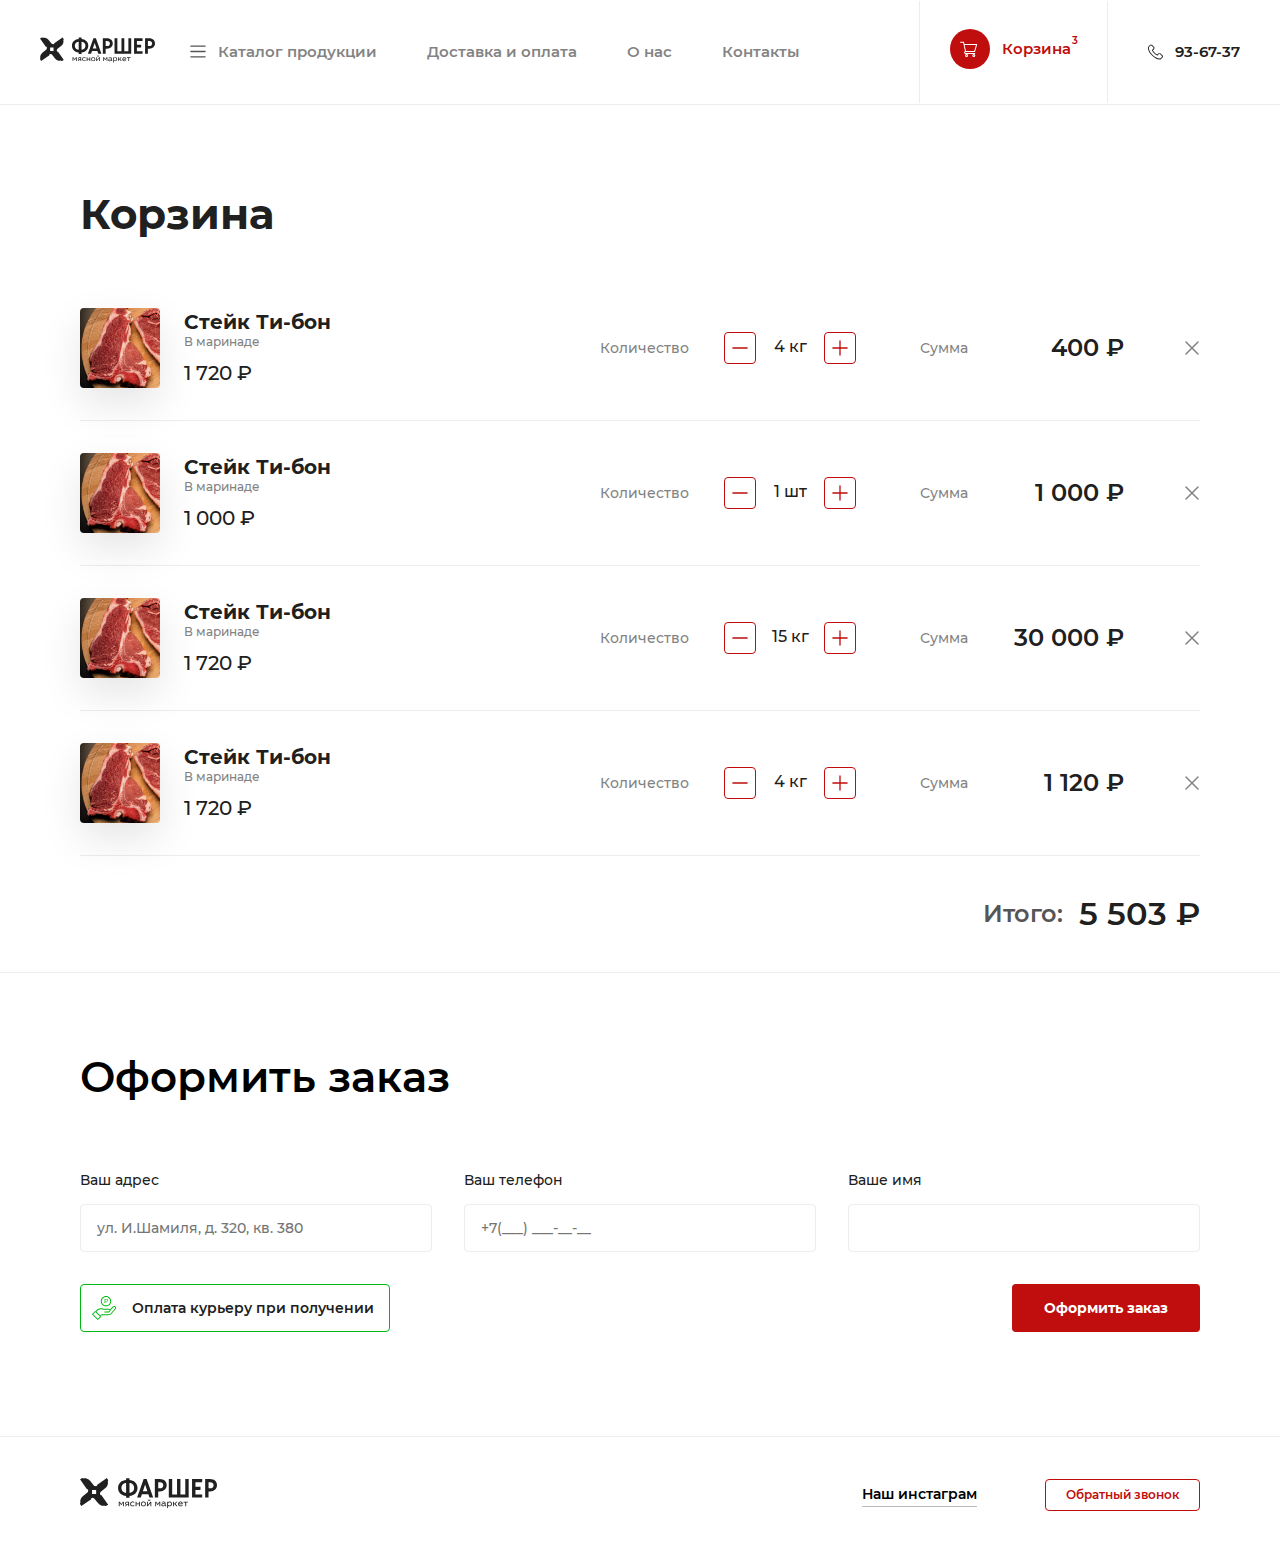
<file: cart.html>
<!DOCTYPE html>
<html lang="ru">
<head>
	<meta charset="UTF-8">
	<title>Фаршер</title>
	<meta name="viewport" content="width=device-width, initial-scale=1">
	<meta name="format-detection" content="telephone=no">
	<link rel="shortcut icon" href="#">
	<link rel="stylesheet" href="libs/normalize.css">
	<link rel="stylesheet" href="css/style.css">
	<link rel="stylesheet" href="css/media.css">
</head>

<body>
	<header class="header">
		<div class="header_wrap flex">
			<div class="header_logo">
				<a href="index.html" class="header_logo_link">
					<svg width="137" height="30" viewBox="0 0 137 30" xmlns="http://www.w3.org/2000/svg">
						<path d="M49.483 17.9285V19.6299H46.0999V17.9285C41.7942 17.6648 38.0693 14.6916 38.0693 9.93194C38.0693 5.06168 41.9138 2.19481 46.0999 1.93109V0.22969H49.483V1.93109C53.6863 2.19481 57.5179 5.06168 57.5179 9.93194C57.5179 14.6916 53.7888 17.6648 49.483 17.9285ZM46.0999 5.10421C43.883 5.23607 41.4482 6.80561 41.4482 9.94896C41.4482 13.0923 43.883 14.6576 46.0999 14.7895V5.10421ZM54.1348 9.93194C54.1348 6.77159 51.7299 5.21906 49.483 5.0872V14.7724C51.7299 14.6406 54.1348 13.1136 54.1348 9.93194Z"
						 fill="currentColor" />
						<path d="M68.3592 16.2442H61.9091L60.8027 19.6129H57.1035L63.6604 1.0889H66.6164L73.1733 19.6129H69.4698L68.3592 16.2442ZM67.3554 13.2965L65.1341 6.61421L62.9129 13.2965H67.3554Z"
						 fill="currentColor" />
						<path d="M86.6886 7.29902C86.6886 10.6125 84.0445 13.5091 79.854 13.5091H78.2138V19.6129H74.8306V1.0889H79.4653C84.4674 1.0889 86.6886 3.98554 86.6886 7.29902ZM83.3055 7.29902C83.3055 5.37644 81.8788 4.245 80.0548 4.245H78.2308V10.353H80.0548C80.4709 10.3695 80.8862 10.3032 81.2763 10.1579C81.6664 10.0126 82.0234 9.79126 82.3265 9.50686C82.6296 9.22246 82.8727 8.8807 83.0415 8.50159C83.2104 8.12249 83.3016 7.71365 83.3098 7.29902H83.3055Z"
						 fill="currentColor" />
						<path d="M108.67 1.0889V19.6129H88.803V1.0889H92.1818V16.4568H97.0472V1.0889H100.426V16.4568H105.291V1.0889H108.67Z"
						 fill="currentColor" />
						<path d="M115.436 4.25351V8.77074H120.511V11.9311H115.436V16.4568H122.181V19.6129H112.053V1.0889H122.181V4.25351H115.436Z"
						 fill="currentColor" />
						<path d="M136.999 7.29902C136.999 10.6125 134.355 13.5091 130.165 13.5091H128.525V19.6129H125.171V1.0889H129.772C134.778 1.0889 136.999 3.98554 136.999 7.29902ZM133.616 7.29902C133.616 5.37644 132.19 4.245 130.366 4.245H128.542V10.353H130.366C130.781 10.3689 131.196 10.3022 131.586 10.1566C131.975 10.0111 132.332 9.78963 132.635 9.50529C132.937 9.22095 133.18 8.87939 133.348 8.50057C133.517 8.12175 133.608 7.71328 133.616 7.29902Z"
						 fill="currentColor" />
						<path d="M20.7865 17.2395L19.9322 15.9932C20.13 15.4017 20.2352 14.7833 20.244 14.1599L25.4297 9.98724C26.4173 9.19056 27.1609 8.13423 27.5761 6.93807C27.9914 5.74192 28.0617 4.45383 27.7791 3.21991L27.9585 3.09655C28.0652 3.02078 28.145 2.91324 28.1865 2.78942C28.2279 2.6656 28.2289 2.53187 28.1891 2.40749C27.9609 1.72889 27.6373 1.0859 27.228 0.497661L26.8607 0L16.9549 6.87792L17.3051 7.37559L16.0237 8.26457C15.4472 8.0748 14.8452 7.97298 14.2381 7.96257L10.0477 2.81157C9.24913 1.82738 8.1893 1.086 6.98868 0.671699C5.78805 0.257396 4.49479 0.186783 3.25588 0.467886L3.132 0.293492C3.05728 0.185651 2.94937 0.104928 2.82455 0.0634966C2.69972 0.0220652 2.56476 0.0221726 2.44 0.0638026C1.75797 0.287844 1.112 0.608748 0.522057 1.01659L0.0137376 1.36538L6.92944 11.2293L7.42922 10.8805L8.28354 12.1225C8.08562 12.7155 7.98045 13.3352 7.97171 13.96L2.80736 18.1327C1.81669 18.9264 1.06968 19.9811 0.651313 21.1767C0.23295 22.3724 0.160046 23.6609 0.440897 24.8958L0.26149 25.0191C0.153191 25.0935 0.0721241 25.201 0.0305166 25.3253C-0.0110909 25.4496 -0.010983 25.584 0.030824 25.7082C0.255514 26.3883 0.579343 27.0317 0.991932 27.618L1.3422 28.1157L11.2608 21.2378L10.9106 20.7401L12.192 19.8511C12.769 20.0388 13.3707 20.1406 13.9776 20.1531L18.168 25.3084C18.9677 26.291 20.0278 27.031 21.2282 27.4445C22.4286 27.8579 23.7213 27.9284 24.9598 27.6478L25.0837 27.8265C25.1598 27.9327 25.2678 28.0122 25.3921 28.0535C25.5165 28.0948 25.6508 28.0957 25.7757 28.0561C26.4572 27.8289 27.1029 27.5067 27.6936 27.0991L28.2062 26.7546L21.2863 16.8907L20.7865 17.2395ZM16.139 16.0783H12.0767V12.0374H16.139V16.0783Z"
						 fill="currentColor" />
						<path d="M41.3414 25.9464L42.8364 23.6878H43.8317V28.239H42.9774V24.8703H42.8962L41.5251 26.9162H41.0979L39.7353 24.8703H39.6456V28.239H38.7912V23.6835H39.8036L41.3414 25.9464Z"
						 fill="currentColor" />
						<path d="M48.1759 26.5674C47.7926 26.7454 47.377 26.8439 46.9543 26.8567L45.9163 28.239H44.8654L46.1469 26.6865C45.8438 26.605 45.5782 26.4217 45.3951 26.1676C45.2067 25.9114 45.1091 25.6003 45.1175 25.2829C45.1134 25.0589 45.1586 24.8368 45.2499 24.6321C45.3472 24.4314 45.4942 24.2587 45.677 24.1302C45.8683 23.9788 46.0874 23.8661 46.3221 23.7984C46.5996 23.7186 46.8875 23.6799 47.1764 23.6835H49.0815V28.239H48.2272L48.1759 26.5674ZM47.1892 24.4151C46.8697 24.3922 46.5516 24.4744 46.2836 24.6491C46.1849 24.722 46.1056 24.8179 46.0527 24.9284C45.9999 25.0389 45.975 25.1606 45.9803 25.2829C45.9715 25.4038 45.9931 25.5251 46.043 25.6357C46.093 25.7464 46.1698 25.8429 46.2665 25.9166C46.4879 26.0873 46.7647 26.1706 47.044 26.1506C47.4414 26.1556 47.8328 26.0527 48.1759 25.8528V24.4151H47.1892Z"
						 fill="currentColor" />
						<path d="M53.4086 24.4704C53.156 24.3767 52.888 24.3305 52.6184 24.3343C52.4097 24.3337 52.2027 24.3712 52.0075 24.4449C51.8153 24.512 51.6396 24.6191 51.4923 24.7592C51.3449 24.8994 51.2293 25.0692 51.1532 25.2573C51.0681 25.4696 51.026 25.6966 51.0293 25.9251C51.0083 26.3678 51.1616 26.8012 51.4565 27.1331C51.6088 27.2845 51.7913 27.4024 51.9921 27.4793C52.193 27.5562 52.4077 27.5904 52.6227 27.5798C52.8911 27.5775 53.1571 27.5285 53.4086 27.4351C53.6455 27.3386 53.8594 27.1937 54.0365 27.0098L54.5662 27.5542C54.3281 27.8265 54.0257 28.0355 53.6863 28.1625C52.9957 28.4078 52.2411 28.4078 51.5505 28.1625C51.2654 28.0492 51.0088 27.8749 50.7987 27.6521C50.5857 27.4398 50.4261 27.1804 50.3331 26.8949C50.2239 26.5979 50.169 26.2839 50.1708 25.9677C50.164 25.6298 50.231 25.2946 50.3672 24.9851C50.4731 24.7079 50.6361 24.4558 50.8457 24.245C51.0664 24.0343 51.328 23.8707 51.6146 23.7644C51.9183 23.6479 52.2416 23.5902 52.5671 23.5942C52.934 23.5862 53.2991 23.6468 53.6436 23.7729C53.949 23.878 54.2254 24.0528 54.4509 24.2833L53.9682 24.8533C53.8055 24.6942 53.6161 24.5646 53.4086 24.4704Z"
						 fill="currentColor" />
						<path d="M56.4842 25.5508H58.9617V23.6835H59.8502V28.239H58.9617V26.2994H56.4842V28.239H55.5957V23.6835H56.4842V25.5508Z"
						 fill="currentColor" />
						<path d="M64.4122 23.7558C64.706 23.8643 64.9748 24.0307 65.2025 24.245C65.4247 24.4596 65.5981 24.7193 65.7108 25.0064C65.8309 25.3142 65.8917 25.6417 65.8902 25.9719C65.8919 26.2961 65.828 26.6172 65.7023 26.9162C65.5833 27.2011 65.4091 27.4598 65.1897 27.6776C64.9643 27.8949 64.6969 28.0642 64.4037 28.1752C64.0861 28.2964 63.7485 28.357 63.4084 28.3539C63.061 28.362 62.7154 28.3013 62.3918 28.1752C62.0995 28.0702 61.832 27.9066 61.6058 27.6946C61.3827 27.4773 61.2094 27.2147 61.0975 26.9247C60.9774 26.6184 60.9166 26.2922 60.9181 25.9634C60.9174 25.6388 60.9782 25.317 61.0975 25.0149C61.2151 24.7237 61.3943 24.4611 61.6229 24.245C61.8433 24.0225 62.1102 23.8512 62.4046 23.7431C62.7254 23.6228 63.0656 23.5623 63.4084 23.5644C63.7523 23.5625 64.0933 23.6275 64.4122 23.7558ZM62.7335 24.4364C62.5465 24.515 62.3768 24.6291 62.2337 24.7724C62.0889 24.9231 61.9782 25.103 61.9091 25.2999C61.8287 25.5118 61.7896 25.737 61.7938 25.9634C61.7896 26.1913 61.8287 26.4179 61.9091 26.6312C61.9829 26.8233 62.0931 26.9995 62.2337 27.1502C62.3812 27.2931 62.5534 27.4084 62.742 27.4904C63.1744 27.6436 63.6467 27.6436 64.079 27.4904C64.2669 27.4093 64.4379 27.2939 64.5831 27.1502C64.7268 27.0026 64.8361 26.8255 64.9035 26.6312C64.9853 26.4181 65.0259 26.1915 65.0231 25.9634C65.0269 25.7394 64.9863 25.5168 64.9035 25.3084C64.8306 25.1181 64.7218 24.9434 64.5831 24.7937C64.4393 24.6422 64.2645 24.5233 64.0705 24.4449C63.8603 24.3599 63.6354 24.3165 63.4084 24.3173C63.1783 24.3187 62.9501 24.359 62.7335 24.4364Z"
						 fill="currentColor" />
						<path d="M70.4224 24.9724L67.7953 28.239H66.9795V23.6835H67.8338V27.0055L70.495 23.6835H71.281V28.239H70.4266L70.4224 24.9724ZM68.671 22.0247C68.7298 22.0826 68.8 22.1276 68.8772 22.1569C68.9545 22.1862 69.037 22.1991 69.1195 22.1948C69.2021 22.1999 69.2849 22.1874 69.3623 22.158C69.4396 22.1287 69.5098 22.0832 69.568 22.0247C69.6322 21.9657 69.6833 21.894 69.7179 21.8141C69.7525 21.7342 69.7698 21.648 69.7688 21.561H70.495C70.4892 21.7515 70.4472 21.9391 70.3711 22.114C70.3026 22.272 70.2056 22.4162 70.0849 22.5393C69.9594 22.6487 69.8146 22.7338 69.6577 22.7903C69.4914 22.8533 69.3145 22.8836 69.1366 22.8796C68.9574 22.8836 68.779 22.8533 68.6112 22.7903C68.4505 22.7423 68.304 22.6561 68.1841 22.5393C68.0568 22.4216 67.9588 22.276 67.8979 22.114C67.8222 21.9395 67.7844 21.7511 67.7868 21.561H68.4873C68.4839 21.6468 68.4984 21.7323 68.53 21.8122C68.5617 21.892 68.6097 21.9644 68.671 22.0247Z"
						 fill="currentColor" />
						<path d="M77.7866 25.9464L79.2816 23.6878H80.2812V28.239H79.4269V24.8703H79.3457L77.9745 26.9162H77.5474L76.1805 24.8703H76.0908V28.239H75.2578V23.6835H76.2702L77.7866 25.9464Z"
						 fill="currentColor" />
						<path d="M82.558 23.7006C82.8736 23.6134 83.2001 23.5718 83.5276 23.5772C84.0903 23.5293 84.6496 23.7017 85.0867 24.0578C85.257 24.2373 85.3888 24.4494 85.474 24.6812C85.5592 24.913 85.596 25.1597 85.5822 25.4062V27.0778C85.5694 27.2264 85.6037 27.3752 85.6805 27.5032C85.7136 27.5392 85.7538 27.5681 85.7987 27.5878C85.8435 27.6076 85.892 27.6179 85.9411 27.618C86.0053 27.6188 86.0691 27.6073 86.129 27.584L86.2102 28.2433C86.0669 28.3083 85.9104 28.3389 85.7531 28.3326C85.5498 28.3417 85.3495 28.2817 85.185 28.1625C85.0948 28.0895 85.0212 27.9983 84.9689 27.8949C84.9167 27.7915 84.8869 27.6783 84.8817 27.5627C84.6747 27.8314 84.404 28.0447 84.0939 28.1835C83.7838 28.3223 83.4439 28.3823 83.1047 28.3581C82.6443 28.3847 82.1896 28.2458 81.8232 27.9668C81.6643 27.8269 81.5397 27.6525 81.459 27.4571C81.3782 27.2617 81.3436 27.0505 81.3576 26.8396C81.3519 26.6286 81.3988 26.4194 81.4943 26.2308C81.5897 26.0423 81.7306 25.8802 81.9044 25.7593C82.3494 25.4764 82.8723 25.3395 83.3995 25.3679C83.6402 25.365 83.8807 25.3864 84.1171 25.4317C84.3263 25.4726 84.5331 25.5251 84.7365 25.5891V25.3424C84.7458 25.2051 84.7251 25.0674 84.6757 24.9388C84.6263 24.8103 84.5494 24.694 84.4503 24.598C84.192 24.4082 83.873 24.319 83.5532 24.3471C83.0114 24.3485 82.4785 24.4845 82.0026 24.7427L81.6524 24.1174C81.9303 23.9318 82.2359 23.7912 82.558 23.7006ZM83.4123 26.0613C83.0926 26.0332 82.7723 26.1077 82.4982 26.2739C82.4145 26.3442 82.3473 26.4318 82.3012 26.5306C82.2551 26.6294 82.2312 26.7371 82.2312 26.846C82.2312 26.955 82.2551 27.0626 82.3012 27.1614C82.3473 27.2602 82.4145 27.3478 82.4982 27.4181C82.7313 27.556 83.0006 27.6211 83.2713 27.6053C83.4651 27.6074 83.6581 27.5801 83.8437 27.5245C84.0095 27.4625 84.1672 27.3811 84.3136 27.282C84.4406 27.1816 84.5465 27.0573 84.6254 26.9162C84.7058 26.7751 84.7457 26.6147 84.7407 26.4526V26.2569C84.3182 26.1171 83.8745 26.0509 83.4294 26.0613H83.4123Z"
						 fill="currentColor" />
						<path d="M87.9572 24.513C88.1344 24.2047 88.3968 23.9537 88.7133 23.7899C89.0327 23.6419 89.382 23.5691 89.7342 23.5772C90.038 23.5742 90.3396 23.6291 90.6227 23.7388C90.8824 23.8453 91.1179 24.003 91.3147 24.2025C91.5014 24.4179 91.6462 24.666 91.7419 24.9341C91.8443 25.2486 91.8947 25.5775 91.8914 25.9081C91.9033 26.2706 91.8332 26.6311 91.6863 26.963C91.5686 27.2433 91.394 27.4965 91.1735 27.7065C90.953 27.9166 90.6913 28.0791 90.4049 28.1838C90.1185 28.2926 89.8143 28.3474 89.5078 28.3454C89.2412 28.3484 88.9754 28.3155 88.7176 28.2476C88.4695 28.1774 88.2354 28.0652 88.0256 27.9158V30H87.1713V23.6835H87.859L87.9572 24.513ZM89.448 27.5883C89.6688 27.5911 89.888 27.5506 90.093 27.4692C90.2812 27.3952 90.4505 27.2804 90.5885 27.1331C90.7284 26.9763 90.8371 26.7944 90.9089 26.5972C90.9914 26.3681 91.0305 26.1258 91.0242 25.8826C91.0244 25.671 90.9942 25.4604 90.9345 25.2573C90.8737 25.0753 90.7763 24.9074 90.6483 24.7639C90.5238 24.6265 90.3708 24.5176 90.1998 24.4449C90.0147 24.3619 89.8133 24.3212 89.6104 24.3258C89.2593 24.3175 88.9153 24.4252 88.6322 24.6321C88.3612 24.8575 88.1562 25.1513 88.0384 25.4828V27.1076C88.4351 27.4311 88.9354 27.6017 89.448 27.5883Z"
						 fill="currentColor" />
						<path d="M93.8777 25.4785L94.732 25.3977L96.1459 23.6963H97.2309L95.4752 25.7507L97.4487 28.2518H96.3808L94.7832 26.2059H93.8777V28.2518H93.0234V23.6835H93.8777V25.4785Z"
						 fill="currentColor" />
						<path d="M99.4948 27.2225C99.8149 27.4666 100.211 27.5901 100.614 27.5712C100.903 27.5708 101.19 27.5307 101.468 27.4522C101.737 27.3633 101.99 27.2342 102.22 27.0693L102.617 27.6861C102.336 27.9104 102.018 28.0859 101.678 28.205C101.327 28.2988 100.965 28.346 100.601 28.3454C100.248 28.3522 99.897 28.2975 99.5632 28.1838C99.2742 28.0836 99.0103 27.9227 98.7892 27.7121C98.5681 27.5015 98.395 27.246 98.2817 26.963C98.1649 26.6458 98.1084 26.3097 98.1151 25.9719C98.1115 25.6443 98.1724 25.3192 98.2945 25.0149C98.4062 24.7246 98.5781 24.4609 98.7989 24.2411C99.0197 24.0212 99.2844 23.8501 99.576 23.7388C99.8997 23.6186 100.243 23.558 100.588 23.5602C100.889 23.5578 101.187 23.6097 101.468 23.7133C101.724 23.8033 101.955 23.9486 102.147 24.1387C102.335 24.329 102.481 24.5565 102.575 24.8065C102.683 25.0771 102.738 25.3659 102.737 25.6572C102.737 25.755 102.737 25.8443 102.737 25.9422C102.728 26.0325 102.712 26.122 102.69 26.2101H99.0036C99.0134 26.403 99.062 26.5919 99.1464 26.7658C99.2307 26.9396 99.3492 27.0949 99.4948 27.2225ZM101.541 24.6704C101.409 24.5515 101.254 24.4608 101.086 24.4038C100.918 24.3467 100.74 24.3245 100.563 24.3386C100.194 24.3275 99.833 24.4448 99.5418 24.6704C99.2779 24.9003 99.1064 25.2176 99.0591 25.5636H101.891C101.895 25.2318 101.77 24.9114 101.541 24.6704Z"
						 fill="currentColor" />
						<path d="M107.82 24.4364H106.133V28.239H105.253V24.4364H103.544V23.6835H107.816L107.82 24.4364Z" fill="currentColor" />
					</svg>
				</a>
				<span class="menu_mobile flex">
					<span class="menu_mobile_line"></span>
				</span>
			</div>
			<div class="container header_items flex">
				<ul class="header_nav flex">
					<li class="nav_li flex">
						<a href="catalog.html" class="header_nav_link header_menu flex">
							<svg width="16" height="12" viewBox="0 0 18 14" xmlns="http://www.w3.org/2000/svg">
								<path d="M1 0.25C0.585786 0.25 0.25 0.585786 0.25 1C0.25 1.41421 0.585786 1.75 1 1.75V0.25ZM17 1.75C17.4142 1.75 17.75 1.41421 17.75 1C17.75 0.585786 17.4142 0.25 17 0.25V1.75ZM1 6.25C0.585786 6.25 0.25 6.58579 0.25 7C0.25 7.41421 0.585786 7.75 1 7.75V6.25ZM17 7.75C17.4142 7.75 17.75 7.41421 17.75 7C17.75 6.58579 17.4142 6.25 17 6.25V7.75ZM1 12.25C0.585786 12.25 0.25 12.5858 0.25 13C0.25 13.4142 0.585786 13.75 1 13.75V12.25ZM17 13.75C17.4142 13.75 17.75 13.4142 17.75 13C17.75 12.5858 17.4142 12.25 17 12.25V13.75ZM1 1.75H17V0.25H1V1.75ZM1 7.75H17V6.25H1V7.75ZM1 13.75H17V12.25H1V13.75Z"
								 fill="currentColor" />
							</svg>
							Каталог продукции
						</a>
						<div class="submenu">
							<div class="container submenu_blocks flex">
								<div class="submenu_block">
									<div class="submenu_row">
										<a href="catalog.html" class="submenu_nav_title">
											<span class="submenu_block_icon">
												<svg width="26" height="20" viewBox="0 0 50 39" xmlns="http://www.w3.org/2000/svg">
													<path d="M8.33317 8.47849H6.66652V10.1742H8.33317V8.47849Z" fill="currentColor" />
													<path d="M49.9404 27.6638L48.673 24.4413C48.4772 23.9427 48.4405 23.4036 48.5663 22.8855L49.9738 17.1627C49.9905 17.0958 49.9988 17.0262 49.9988 16.9567V14.4132H48.3322V16.8524L46.948 22.4743C46.7364 23.3433 46.7972 24.2411 47.1247 25.0712L48.278 28.0046L45.2314 37.3043H43.4972L44.9838 28.9779C45.0338 28.7041 44.9472 28.4234 44.7538 28.2267L40.3865 23.7833C39.5981 22.983 39.1641 21.9164 39.1648 20.7803V18.6523H37.4982V20.7803C37.4973 22.37 38.1057 23.863 39.209 24.9838L43.2672 29.1126L41.6788 38.0012C41.6338 38.2488 41.7005 38.5023 41.8588 38.6956C42.0171 38.888 42.2513 38.9999 42.4988 38.9999H45.832C46.1912 38.9999 46.5096 38.7667 46.6237 38.4209L49.9569 28.247C50.0195 28.0564 50.0138 27.8503 49.9404 27.6638Z"
													 fill="currentColor" />
													<path d="M42.4989 4.23939H11.5613C11.1897 2.77859 9.88305 1.69593 8.33309 1.69593H2.84495L1.42242 0.248747C1.18405 0.00542952 0.824979 -0.0666021 0.514147 0.0647436C0.203315 0.196189 0 0.505676 0 0.848148V1.78923C0 4.07496 1.82827 5.93506 4.0749 5.93506H5.06569L0.608285 12.4115C-0.140036 13.5043 -0.200874 14.9559 0.463269 16.1259C1.09655 17.1874 2.28158 17.8215 3.44981 17.8055H9.05719C9.35054 17.8088 9.623 17.9708 9.81303 18.2972L14.9996 25.7063V38.1522C14.9996 38.6211 15.3729 39 15.8329 39H19.1661C19.5595 39 19.8986 38.7211 19.9811 38.3303L22.3403 27.1306H41.6656V25.4349H21.6661C21.2728 25.4349 20.9336 25.7138 20.8511 26.1047L18.492 37.3043H16.6662V25.4349C16.6662 25.2586 16.612 25.0865 16.5112 24.9432L11.213 17.3807C10.773 16.6059 9.95385 16.1191 9.06637 16.109H3.43321C2.81155 16.137 2.21244 15.7911 1.89663 15.2612C1.56412 14.6745 1.59498 13.936 1.97417 13.3824L7.34903 5.57401C7.52735 5.3146 7.54903 4.9763 7.40567 4.69562C7.26232 4.41584 6.97736 4.23949 6.66653 4.23949H4.0749C3.32404 4.23949 2.65325 3.88847 2.21078 3.33915C2.30248 3.37392 2.39994 3.3917 2.49994 3.3917H8.33309C9.25221 3.3917 9.99975 4.15216 9.99975 5.08738C9.99975 5.55533 10.3731 5.93516 10.833 5.93516H42.4989C45.7147 5.93516 48.3321 8.59735 48.3321 11.8699V14.5235H49.9987V11.8699C49.9987 7.66292 46.6347 4.23939 42.4989 4.23939Z"
													 fill="currentColor" />
													<path d="M48.3321 12.7177L48.3322 14.4132C48.3322 15.3483 47.5846 16.109 46.6654 16.109C45.7462 16.109 44.9987 15.3485 44.9987 14.4133V13.5655C44.9987 11.6952 43.5037 10.1743 41.6655 10.1743H39.1656V11.87H41.6655C42.5846 11.87 43.3322 12.6304 43.3322 13.5656V14.4134C43.3322 16.2838 44.8272 17.8047 46.6654 17.8047C48.5036 17.8047 49.9988 16.2836 49.9988 14.4132L49.9987 12.7176L48.3321 12.7177Z"
													 fill="currentColor" />
												</svg>
											</span>
											Говядина</a>
										<div class="submenu_toggle">
											<span></span>
										</div>
									</div>
									<ul class="submenu_item">
										<li><a href="catalog.html" class="submenu_nav_link">Мякоть</a></li>
										<li><a href="catalog.html" class="submenu_nav_link">Мякоть на кости</a></li>
										<li><a href="catalog.html" class="submenu_nav_link">Стейки</a></li>
										<li><a href="catalog.html" class="submenu_nav_link">Фарш</a></li>
									</ul>
								</div>
								<div class="submenu_block">
									<div class="submenu_row">
										<a href="catalog.html" class="submenu_nav_title">
											<span class="submenu_block_icon">
												<svg width="30" height="20" viewBox="0 0 50 34" xmlns="http://www.w3.org/2000/svg">
													<path d="M49.7557 14.8091L45.8248 10.9907C45.6407 7.13183 42.3498 4.04839 38.3332 4.04839H19.7057C18.5057 1.70811 15.935 0.000853511 13.5083 0.000853511H7.55248C6.81332 -0.016127 6.08002 0.221032 5.46665 0.643554L1.49919 3.38776C0.553392 4.04346 -0.00744482 5.10878 7.46667e-05 6.23319C7.46667e-05 8.15257 1.60759 9.71402 3.58336 9.71402H9.16663C11.4641 9.71402 13.3333 7.89833 13.3333 5.66648H11.6666C11.6666 7.00538 10.5449 8.09498 9.16663 8.09498H3.58336C2.52672 8.09498 1.66667 7.25962 1.66667 6.22826C1.66247 5.62521 1.96169 5.05689 2.46666 4.70798L6.43334 1.96377C6.76088 1.7379 7.13246 1.58166 7.55003 1.6197H13.5083C15.4316 1.6197 17.5766 3.17394 18.3925 5.15801C18.5191 5.46565 18.8258 5.66714 19.1666 5.66714H38.3332C41.549 5.66714 44.1664 8.20901 44.1664 11.3336C44.1664 11.5481 44.2548 11.7538 44.4106 11.9052L47.903 15.2978C47.1822 15.6969 45.9889 16.0045 44.7556 14.808L43.5773 15.9526C44.5831 16.9297 45.6247 17.2778 46.5798 17.2778C47.944 17.2778 49.1265 16.5638 49.7557 15.9534C50.0814 15.6373 50.0814 15.1257 49.7557 14.8091Z"
													 fill="currentColor" />
													<path d="M8.33333 3.23818H6.66664V4.85722H8.33333V3.23818Z" fill="currentColor" />
													<path d="M16 22.99L13.5 26.2279C13.3917 26.3679 13.3333 26.5379 13.3333 26.7136V32.3801H11.6666V23.0061C11.6666 22.6766 11.4608 22.3795 11.1458 22.2557C8.93001 21.3855 7.49916 19.3221 7.50003 16.9996V8.90463H5.83334V16.9996C5.83246 19.7997 7.45003 22.3059 10 23.5298V33.1904C10 33.6381 10.3734 33.9999 10.8333 33.9999H14.1666C14.6266 33.9999 14.9999 33.6372 14.9999 33.1904V26.984L17.3332 23.9605L16 22.99Z"
													 fill="currentColor" />
													<path d="M46.6656 19.429V16.191H44.999V19.429C44.999 20.7679 43.8773 21.8575 42.499 21.8575C42.1407 21.8575 41.8223 22.0809 41.7089 22.4112C41.5956 22.7415 41.7122 23.1058 41.9997 23.3146L44.9997 25.5002V32.381H43.333V26.7145C43.333 26.2668 42.9606 25.905 42.4997 25.905H40.8331C38.0756 25.905 35.8331 23.7267 35.8331 21.048V17.0005H34.1664V21.048C34.1664 24.6188 37.1572 27.5241 40.8331 27.5241H41.6664V33.1905C41.6664 33.6382 42.0388 34 42.4996 34H45.8329C46.2938 34 46.6662 33.6373 46.6646 33.1905V25.0955C46.6646 24.8406 46.5412 24.6002 46.3313 24.4479L44.3912 23.0345C45.7407 22.3634 46.6656 20.9986 46.6656 19.429Z"
													 fill="currentColor" />
													<path d="M19.1666 22.667C16.8691 22.667 14.9999 20.8513 14.9999 18.6194V17.0004H13.3332V18.6194C13.3332 21.7433 15.9499 24.2859 19.1665 24.2859H34.9997V22.6669L19.1666 22.667Z"
													 fill="currentColor" />
													<path d="M14.1666 3.23894V5.52904C13.1966 5.19474 12.4999 4.29458 12.4999 3.23894H10.8332C10.8332 5.4707 12.7024 7.28648 14.9999 7.28648C15.4599 7.28648 15.8332 6.92382 15.8332 6.47701V3.23904L14.1666 3.23894Z"
													 fill="currentColor" />
												</svg>
											</span>
											Баранина
										</a>
										<div class="submenu_toggle">
											<span></span>
										</div>
									</div>
									<ul class="submenu_item">
										<li><a href="catalog.html" class="submenu_nav_link">Мякоть</a></li>
										<li><a href="catalog.html" class="submenu_nav_link">Мякоть на кости</a></li>
										<li><a href="catalog.html" class="submenu_nav_link">Стейки</a></li>
										<li><a href="catalog.html" class="submenu_nav_link">Фарш</a></li>
									</ul>
								</div>
								<div class="submenu_block">
									<div class="submenu_row">
										<a href="catalog.html" class="submenu_nav_title">
											<span class="submenu_block_icon">
												<svg width="23" height="20" viewBox="0 0 40 36" xmlns="http://www.w3.org/2000/svg">
													<path d="M5.70002 3.45247C5.514 3.32915 5.27736 3.30783 5.07072 3.39647L0.404094 5.39591C0.158782 5.50056 0.000110973 5.74182 0.000110973 6.00839C0.000110973 6.27495 0.158782 6.51621 0.404094 6.62087L5.07072 8.62031C5.15471 8.65631 5.24408 8.67428 5.33338 8.67428C5.46205 8.67428 5.59002 8.63694 5.70002 8.56431C5.88736 8.44098 6.00002 8.23174 6.00002 8.00782V4.00896C6.00002 3.78504 5.88736 3.5758 5.70002 3.45247ZM4.66674 6.99686L2.3594 6.00847L4.66674 5.01945V6.99686Z"
													 fill="currentColor" />
													<path d="M10 3.34248C8.89734 3.34248 8 4.23957 8 5.34191C8 6.44426 8.89734 7.34135 10 7.34135C11.1026 7.34135 12 6.44426 12 5.34191C12 4.23957 11.1027 3.34248 10 3.34248ZM10 6.00844C9.63265 6.00844 9.33336 5.70923 9.33336 5.34199C9.33336 4.97475 9.63265 4.67554 10 4.67554C10.3673 4.67554 10.6666 4.97475 10.6666 5.34199C10.6666 5.70923 10.3673 6.00844 10 6.00844Z"
													 fill="currentColor" />
													<path d="M18.6667 30.0017H17.3333V35.3335H18.6667V30.0017Z" fill="currentColor" />
													<path d="M25.3333 34.667H14.6667V36H25.3333V34.667Z" fill="currentColor" />
													<path d="M22.6667 30.0017H21.3333V35.3335H22.6667V30.0017Z" fill="currentColor" />
													<path d="M20 32.0011H18V33.3341H20V32.0011Z" fill="currentColor" />
													<path d="M24 32.0011H22V33.3341H24V32.0011Z" fill="currentColor" />
													<path d="M5.66806 7.43133C5.46275 7.31207 5.20877 7.31137 5.00205 7.43L1.50675 9.43014C0.59206 9.95796 0.0147179 10.9417 0.000108571 12.0068V12.3146C-0.00661016 13.1157 0.298702 13.8708 0.860731 14.4427C1.42276 15.0139 2.17338 15.3325 2.98002 15.3391H3.00002C4.65471 15.3391 6.00001 13.9942 6.00001 12.3399L6.00002 8.00782C6.00002 7.77063 5.87337 7.55067 5.66806 7.43133ZM4.66674 12.3399C4.66674 13.2591 3.9194 14.0061 3.0001 14.0061V14.6726L2.98612 14.0061C2.54081 14.0021 2.12409 13.8255 1.81143 13.5083C1.4994 13.191 1.3294 12.7711 1.33346 12.3207V12.016C1.34143 11.4275 1.66346 10.879 2.17143 10.5858L4.66674 9.15749V12.3399Z"
													 fill="currentColor" />
													<path d="M39.9999 0.67662V0.0101682H33.9999C33.9992 0.0101682 33.9992 0.0101682 33.9979 0.0101682C29.2886 0.0101682 24.9359 2.75736 22.9119 7.00819L19.9999 13.1225L15.3473 3.35984C14.4887 1.47108 12.6713 0.188711 10.5887 0.0114958C9.09867 -0.0831649 7.66938 0.409352 6.55337 1.39376C5.43736 2.37879 4.77134 3.73911 4.67806 5.22268C4.67009 5.34194 4.66673 5.46191 4.66673 5.58187V15.673C4.67142 23.9367 11.3994 30.6641 19.6667 30.668C27.7014 30.668 34.2233 23.5087 34.6453 17.3039C37.6513 16.9813 40 14.43 40 11.3402V10.6738H37.7673C39.128 9.5734 40 7.89059 40 6.00847V5.34202H37.7673C39.128 4.24163 39.9999 2.55874 39.9999 0.67662ZM38.6193 6.67492C38.2946 8.93295 36.3473 10.6738 33.9999 10.6738V12.0068H38.6193C38.2946 14.2648 36.3473 16.0056 33.9999 16.0056H33.3333V16.6721C33.3333 22.3725 27.0267 29.3351 19.6667 29.3351C12.1347 29.3312 6.00337 23.2022 6.00009 15.6724V5.58187C6.00009 5.49057 6.00274 5.39989 6.00876 5.30726C6.07946 4.17688 6.5861 3.14256 7.4354 2.3934C8.21805 1.70359 9.20406 1.33237 10.2267 1.33237C10.3141 1.33237 10.402 1.33503 10.4907 1.34034C12.078 1.47561 13.4741 2.46072 14.1387 3.92226L20.0007 16.2221L24.116 7.58123C25.9207 3.7916 29.7993 1.34299 33.998 1.34299C33.9987 1.34299 33.9993 1.34299 34 1.34299H38.6194C38.2947 3.60103 36.3474 5.34186 34 5.34186V6.67484L38.6193 6.67492Z"
													 fill="currentColor" />
													<path d="M22 16.0056V17.3386H29.8346C29.22 19.282 27.3907 20.6684 25.2986 20.671L25.286 22.004C25.2907 22.004 25.2947 22.004 25.3 22.004H27.1679C26.5532 23.9495 24.7206 25.3364 22.6259 25.3364C22.6239 25.3364 22.6219 25.3364 22.6199 25.3364H19.9999C15.2212 25.3364 11.3333 21.4495 11.3333 16.6722V16.0058H9.99992V16.6722C9.99992 22.1846 14.4859 26.6694 19.9999 26.6694H22.6192C22.6218 26.6694 22.6239 26.6694 22.6265 26.6694C25.6439 26.6694 28.2378 24.418 28.6599 21.4309L28.7299 20.933C30.1006 19.9913 31.0806 18.5031 31.3265 16.7656L31.4339 16.0058L22 16.0056Z"
													 fill="currentColor" />
												</svg>
											</span>
											Курятина
										</a>
										<div class="submenu_toggle">
											<span></span>
										</div>
									</div>
									<ul class="submenu_item">
										<li><a href="catalog.html" class="submenu_nav_link">Мякоть</a></li>
										<li><a href="catalog.html" class="submenu_nav_link">Мякоть на кости</a></li>
										<li><a href="catalog.html" class="submenu_nav_link">Стейки</a></li>
										<li><a href="catalog.html" class="submenu_nav_link">Фарш</a></li>
									</ul>
								</div>
							</div>
						</div>
					</li>
					<li class="nav_li flex"><a href="#0" class="header_nav_link flex">Доставка и оплата</a></li>
					<li class="nav_li flex"><a href="#0" class="header_nav_link flex">О нас</a></li>
					<li class="nav_li header_call_us flex">
						<a href="contacts.html" class="header_nav_link flex">Контакты</a>
						<a href="tel:89272314641" class="call_us_phone">Позвонить нам</a>
					</li>
				</ul>
				<div class="header_cart">
					<a href="cart.html" class="header_cart_link flex">
						<span class="header_cart_wrap flex">
							<svg width="20" height="20" viewBox="0 0 21 21" xmlns="http://www.w3.org/2000/svg">
								<path
									d="M5.86528 13.6668L5.86819 13.6667H15.3422C15.5802 13.6667 15.7895 13.5088 15.8549 13.2799L17.9883 5.81319C18.0343 5.65222 18.002 5.47917 17.9013 5.34556C17.8005 5.21194 17.6429 5.13333 17.4755 5.13333H4.63528L4.25403 3.41764C4.19972 3.17361 3.98333 3 3.73333 3H0.533333C0.23875 3 0 3.23875 0 3.53333C0 3.82792 0.23875 4.06667 0.533333 4.06667H3.30556C3.37306 4.37069 5.13 12.2771 5.23111 12.7319C4.6643 12.9783 4.26667 13.5435 4.26667 14.2C4.26667 15.0822 4.98444 15.8 5.86667 15.8H15.5378C15.8324 15.8 16.0711 15.5613 16.0711 15.2667C16.0711 14.9721 15.8324 14.7333 15.5378 14.7333H5.86667C5.57264 14.7333 5.33333 14.494 5.33333 14.2C5.33333 13.9064 5.5718 13.6675 5.86528 13.6668ZM16.7684 6.2L14.9398 12.6H6.29444L4.87222 6.2H16.7684Z"
									fill="currentColor" />
								<path
									d="M5.33398 17.3998C5.33398 18.282 6.05176 18.9998 6.93398 18.9998C7.81621 18.9998 8.53398 18.282 8.53398 17.3998C8.53398 16.5176 7.81621 15.7998 6.93398 15.7998C6.05176 15.7998 5.33398 16.5176 5.33398 17.3998ZM6.93398 16.8665C7.22801 16.8665 7.46732 17.1058 7.46732 17.3998C7.46732 17.6938 7.22801 17.9331 6.93398 17.9331C6.63996 17.9331 6.40065 17.6938 6.40065 17.3998C6.40065 17.1058 6.63996 16.8665 6.93398 16.8665Z"
									fill="currentColor" />
								<path
									d="M12.8711 17.3998C12.8711 18.282 13.5889 18.9998 14.4711 18.9998C15.3533 18.9998 16.0711 18.282 16.0711 17.3998C16.0711 16.5176 15.3533 15.7998 14.4711 15.7998C13.5889 15.7998 12.8711 16.5176 12.8711 17.3998ZM14.4711 16.8665C14.7651 16.8665 15.0044 17.1058 15.0044 17.3998C15.0044 17.6938 14.7651 17.9331 14.4711 17.9331C14.1771 17.9331 13.9378 17.6938 13.9378 17.3998C13.9378 17.1058 14.1771 16.8665 14.4711 16.8665Z"
									fill="currentColor" />
							</svg>
						</span>
						Корзина
						<sup class="header_cart_sup">3</sup>
					</a>
					<div id="cart_popup_hidden">
						<div class="cart_popup">
							<div class="cart_popup_block flex">
								<div class="cart_popup_img">
									<img src="img/products/1.png" alt="Фарш">
								</div>
								<div class="cart_popup_name">
									<div class="cart_popup_title">Стейк Ти-бон</div>
									<div class="cart_popup_text">В маринаде</div>
								</div>
								<div class="cart_popup_info">
									<div class="cart_popup_price">1 720 ₽</div>
									<div class="cart_popup_number">x3 кг</div>
								</div>
								<div class="popup_block_close">
									<svg width="12" height="12" viewBox="0 0 16 16" xmlns="http://www.w3.org/2000/svg">
										<path d="M2 2L14 14" stroke="currentColor" stroke-width="1.5" stroke-linecap="round" />
										<path d="M2 14L14 2.00001" stroke="currentColor" stroke-width="1.5" stroke-linecap="round" />
									</svg>
								</div>
							</div>
							<div class="cart_popup_block flex">
								<div class="cart_popup_img">
									<img src="img/products/1.png" alt="Фарш">
								</div>
								<div class="cart_popup_name">
									<div class="cart_popup_title">Стейк Ти-бон</div>
									<div class="cart_popup_text">В маринаде</div>
								</div>
								<div class="cart_popup_info">
									<div class="cart_popup_price">1 720 ₽</div>
									<div class="cart_popup_number">x3 кг</div>
								</div>
								<div class="popup_block_close">
									<svg width="12" height="12" viewBox="0 0 16 16" xmlns="http://www.w3.org/2000/svg">
										<path d="M2 2L14 14" stroke="currentColor" stroke-width="1.5" stroke-linecap="round" />
										<path d="M2 14L14 2.00001" stroke="currentColor" stroke-width="1.5" stroke-linecap="round" />
									</svg>
								</div>
							</div>
							<div class="cart_popup_block flex">
								<div class="cart_popup_img">
									<img src="img/products/1.png" alt="Фарш">
								</div>
								<div class="cart_popup_name">
									<div class="cart_popup_title">Стейк Ти-бон</div>
									<div class="cart_popup_text">В маринаде</div>
								</div>
								<div class="cart_popup_info">
									<div class="cart_popup_price">1 720 ₽</div>
									<div class="cart_popup_number">x3 кг</div>
								</div>
								<div class="popup_block_close">
									<svg width="12" height="12" viewBox="0 0 16 16" xmlns="http://www.w3.org/2000/svg">
										<path d="M2 2L14 14" stroke="currentColor" stroke-width="1.5" stroke-linecap="round" />
										<path d="M2 14L14 2.00001" stroke="currentColor" stroke-width="1.5" stroke-linecap="round" />
									</svg>
								</div>
							</div>
							<div class="cart_popup_footer flex">
								<div class="cart_popup_summ">
									Итого:
									<span class="cart_all_summ">529 ₽</span>
								</div>
								<a href="cart.html" class="popup_get">Оформить заказ</a>
							</div>
						</div>
					</div>
				</div>
			</div>
			<div class="header_phone">
				<a class="header_phone_number flex" href="tel:89272314641">
					<svg width="16" height="16" viewBox="0 0 17 16" xmlns="http://www.w3.org/2000/svg">
						<path d="M14.4673 9.53763C14.1181 9.17563 13.6969 8.98208 13.2505 8.98208C12.8076 8.98208 12.3828 9.17204 12.0192 9.53405L10.8815 10.6631C10.7879 10.6129 10.6943 10.5663 10.6043 10.5197C10.4747 10.4552 10.3523 10.3943 10.2479 10.3297C9.18223 9.65591 8.21377 8.77778 7.28492 7.64158C6.83489 7.07527 6.53247 6.59857 6.31286 6.1147C6.60808 5.84588 6.8817 5.56631 7.14811 5.29749C7.24892 5.19713 7.34972 5.09319 7.45053 4.99283C8.20657 4.24014 8.20657 3.26523 7.45053 2.51254L6.46767 1.53405C6.35606 1.42294 6.24086 1.30824 6.13285 1.19355C5.91684 0.971326 5.69002 0.741935 5.45601 0.526882C5.10679 0.182796 4.68917 0 4.24994 0C3.81071 0 3.38589 0.182796 3.02587 0.526882C3.02227 0.530466 3.02227 0.530466 3.01867 0.53405L1.7946 1.76344C1.33377 2.22222 1.07095 2.78136 1.01335 3.43011C0.926944 4.4767 1.23656 5.45161 1.47418 6.08961C2.05741 7.65591 2.92866 9.10753 4.22834 10.6631C5.80523 12.5376 7.70254 14.0179 9.86987 15.0609C10.6979 15.4516 11.8032 15.914 13.0381 15.9928C13.1137 15.9964 13.1929 16 13.2649 16C14.0965 16 14.795 15.7025 15.3422 15.1111C15.3458 15.1039 15.353 15.1004 15.3566 15.0932C15.5438 14.8674 15.7598 14.6631 15.9866 14.4444C16.1414 14.2975 16.2999 14.1434 16.4547 13.9821C16.8111 13.6129 16.9983 13.1828 16.9983 12.7419C16.9983 12.2975 16.8075 11.871 16.4439 11.5125L14.4673 9.53763ZM15.7562 13.3118C15.7526 13.3154 15.7526 13.3118 15.7562 13.3118C15.6158 13.4624 15.4718 13.5986 15.317 13.7491C15.083 13.9713 14.8454 14.2043 14.6222 14.466C14.2585 14.853 13.8301 15.0358 13.2685 15.0358C13.2145 15.0358 13.1569 15.0358 13.1029 15.0323C12.0336 14.9642 11.0399 14.5484 10.2947 14.1935C8.25698 13.2115 6.46767 11.8172 4.98078 10.0502C3.75311 8.57706 2.93226 7.21505 2.38863 5.75269C2.05381 4.86022 1.9314 4.16487 1.98541 3.50896C2.02141 3.08961 2.18342 2.74194 2.48224 2.44444L3.70991 1.22222C3.88632 1.05735 4.07353 0.967742 4.25714 0.967742C4.48395 0.967742 4.66756 1.10394 4.78277 1.21864C4.78637 1.22222 4.78997 1.22581 4.79357 1.22939C5.01318 1.43369 5.222 1.64516 5.44161 1.87097C5.55322 1.98566 5.66842 2.10036 5.78363 2.21864L6.76649 3.19713C7.14811 3.57706 7.14811 3.92832 6.76649 4.30824C6.66208 4.41219 6.56128 4.51613 6.45687 4.61649C6.15445 4.92473 5.86644 5.21147 5.55322 5.49104C5.54602 5.49821 5.53882 5.50179 5.53522 5.50896C5.2256 5.8172 5.2832 6.11828 5.348 6.32258C5.3516 6.33333 5.35521 6.34409 5.35881 6.35484C5.61442 6.97133 5.97444 7.55197 6.52167 8.24373L6.52527 8.24731C7.51893 9.46595 8.56659 10.4158 9.72226 11.1434C9.86987 11.2366 10.0211 11.3118 10.1651 11.3835C10.2947 11.448 10.4171 11.509 10.5215 11.5735C10.5359 11.5806 10.5503 11.5914 10.5647 11.5986C10.6871 11.6595 10.8023 11.6882 10.9211 11.6882C11.22 11.6882 11.4072 11.5018 11.4684 11.4409L12.6996 10.2151C12.822 10.0932 13.0165 9.94624 13.2433 9.94624C13.4665 9.94624 13.6501 10.086 13.7617 10.2079C13.7653 10.2115 13.7653 10.2115 13.7689 10.2151L15.7526 12.19C16.1234 12.5556 16.1234 12.9319 15.7562 13.3118Z"
						 fill="currentColor" />
					</svg>
					93-67-37
				</a>
			</div>
		</div>
	</header>
	<section class="cart">
		<div class="container">
			<h2 class="title_level_2">Корзина</h2>
			<div class="cart_blocks">
				<div class="cart_block flex cart_popup_js">
					<div class="col_img">
						<div class="cart_img"><img src="img/products/1.png" alt=""></div>
					</div>
					<div class="col_info flex">
						<div class="cart_descr">
							<div class="cart_title">Стейк Ти-бон</div>
							<div class="cart_text">В маринаде</div>
							<div class="cart_price">1 720 ₽</div>
						</div>
						<div class="col_wrap flex">
							<div class="cart_kg">Количество</div>
							<div class="cart_remove">
								<svg width="16" height="2" viewBox="0 0 18 2" xmlns="http://www.w3.org/2000/svg">
									<path d="M1 1H17" stroke="currentColor" stroke-width="1.5" stroke-linecap="round" />
								</svg>
							</div>
							<div class="cart_product_count"><span class="popup_product_count">4</span> кг</div>
							<div class="cart_add">
								<svg width="16" height="16" viewBox="0 0 18 18" xmlns="http://www.w3.org/2000/svg">
									<path d="M9 1V17" stroke="currentColor" stroke-width="1.5" stroke-linecap="round" />
									<path d="M1 9L17 9" stroke="currentColor" stroke-width="1.5" stroke-linecap="round" />
								</svg>
							</div>
							<div class="text_summ">Сумма</div>
						</div>
					</div>
					<div class="col_summ flex">
						<div class="cart_price_summ">
							<span class="cart_price_hidden">x</span>
							<span class="sas">400</span> ₽
						</div>
						<div class="cart_block_close flex">
							<svg width="16" height="16" viewBox="0 0 16 16" xmlns="http://www.w3.org/2000/svg">
								<path d="M2 2L14 14" stroke="currentColor" stroke-width="1.5" stroke-linecap="round" />
								<path d="M2 14L14 2.00001" stroke="currentColor" stroke-width="1.5" stroke-linecap="round" />
							</svg>
						</div>
					</div>
				</div>
				<div class="cart_block flex cart_popup_js">
					<div class="col_img">
						<div class="cart_img"><img src="img/products/1.png" alt=""></div>
					</div>
					<div class="col_info flex">
						<div class="cart_descr">
							<div class="cart_title">Стейк Ти-бон</div>
							<div class="cart_text">В маринаде</div>
							<div class="cart_price">1 000 ₽</div>
						</div>
						<div class="col_wrap flex">
							<div class="cart_kg">Количество</div>
							<div class="cart_remove">
								<svg width="16" height="2" viewBox="0 0 18 2" xmlns="http://www.w3.org/2000/svg">
									<path d="M1 1H17" stroke="currentColor" stroke-width="1.5" stroke-linecap="round" />
								</svg>
							</div>
							<div class="cart_product_count"><span class="popup_product_count">1</span> шт</div>
							<div class="cart_add">
								<svg width="16" height="16" viewBox="0 0 18 18" xmlns="http://www.w3.org/2000/svg">
									<path d="M9 1V17" stroke="currentColor" stroke-width="1.5" stroke-linecap="round" />
									<path d="M1 9L17 9" stroke="currentColor" stroke-width="1.5" stroke-linecap="round" />
								</svg>
							</div>
							<div class="text_summ">Сумма</div>
						</div>
					</div>
					<div class="col_summ flex">
						<div class="cart_price_summ">
							<span class="cart_price_hidden">x</span>
							<span class="sas">1 000</span> ₽
						</div>
						<div class="cart_block_close flex">
							<svg width="16" height="16" viewBox="0 0 16 16" xmlns="http://www.w3.org/2000/svg">
								<path d="M2 2L14 14" stroke="currentColor" stroke-width="1.5" stroke-linecap="round" />
								<path d="M2 14L14 2.00001" stroke="currentColor" stroke-width="1.5" stroke-linecap="round" />
							</svg>
						</div>
					</div>
				</div>
				<div class="cart_block flex cart_popup_js">
					<div class="col_img">
						<div class="cart_img"><img src="img/products/1.png" alt=""></div>
					</div>
					<div class="col_info flex">
						<div class="cart_descr">
							<div class="cart_title">Стейк Ти-бон</div>
							<div class="cart_text">В маринаде</div>
							<div class="cart_price">1 720 ₽</div>
						</div>
						<div class="col_wrap flex">
							<div class="cart_kg">Количество</div>
							<div class="cart_remove">
								<svg width="16" height="2" viewBox="0 0 18 2" xmlns="http://www.w3.org/2000/svg">
									<path d="M1 1H17" stroke="currentColor" stroke-width="1.5" stroke-linecap="round" />
								</svg>
							</div>
							<div class="cart_product_count"><span class="popup_product_count">15</span> кг</div>
							<div class="cart_add">
								<svg width="16" height="16" viewBox="0 0 18 18" xmlns="http://www.w3.org/2000/svg">
									<path d="M9 1V17" stroke="currentColor" stroke-width="1.5" stroke-linecap="round" />
									<path d="M1 9L17 9" stroke="currentColor" stroke-width="1.5" stroke-linecap="round" />
								</svg>
							</div>
							<div class="text_summ">Сумма</div>
						</div>
					</div>
					<div class="col_summ flex">
						<div class="cart_price_summ">
							<span class="cart_price_hidden">x</span>
							<span class="sas">30 000</span> ₽
						</div>
						<div class="cart_block_close flex">
							<svg width="16" height="16" viewBox="0 0 16 16" xmlns="http://www.w3.org/2000/svg">
								<path d="M2 2L14 14" stroke="currentColor" stroke-width="1.5" stroke-linecap="round" />
								<path d="M2 14L14 2.00001" stroke="currentColor" stroke-width="1.5" stroke-linecap="round" />
							</svg>
						</div>
					</div>
				</div>
				<div class="cart_block flex cart_popup_js">
					<div class="col_img">
						<div class="cart_img"><img src="img/products/1.png" alt=""></div>
					</div>
					<div class="col_info flex">
						<div class="cart_descr">
							<div class="cart_title">Стейк Ти-бон</div>
							<div class="cart_text">В маринаде</div>
							<div class="cart_price">1 720 ₽</div>
						</div>
						<div class="col_wrap flex">
							<div class="cart_kg">Количество</div>
							<div class="cart_remove">
								<svg width="16" height="2" viewBox="0 0 18 2" xmlns="http://www.w3.org/2000/svg">
									<path d="M1 1H17" stroke="currentColor" stroke-width="1.5" stroke-linecap="round" />
								</svg>
							</div>
							<div class="cart_product_count"><span class="popup_product_count">4</span> кг</div>
							<div class="cart_add">
								<svg width="16" height="16" viewBox="0 0 18 18" xmlns="http://www.w3.org/2000/svg">
									<path d="M9 1V17" stroke="currentColor" stroke-width="1.5" stroke-linecap="round" />
									<path d="M1 9L17 9" stroke="currentColor" stroke-width="1.5" stroke-linecap="round" />
								</svg>
							</div>
							<div class="text_summ">Сумма</div>
						</div>
					</div>
					<div class="col_summ flex">
						<div class="cart_price_summ">
							<span class="cart_price_hidden">x</span> 
							<span class="sas">1 120</span> ₽
						</div>
						<div class="cart_block_close flex">
							<svg width="16" height="16" viewBox="0 0 16 16" xmlns="http://www.w3.org/2000/svg">
								<path d="M2 2L14 14" stroke="currentColor" stroke-width="1.5" stroke-linecap="round" />
								<path d="M2 14L14 2.00001" stroke="currentColor" stroke-width="1.5" stroke-linecap="round" />
							</svg>
						</div>
					</div>
				</div>
				<div class="total_block flex">
					<span class="total_text">Итого:</span>
					<div><span id="total_summ">5 503</span> ₽</div>
				</div>
			</div>
		</div>
	</section>

	<section class="registration">
		<div class="container">
			<h2 class="title_level_2 registration_title">Оформить заказ</h2>
			<form action="#">
				<div class="form_blocks">
					<div class="form_block">
						<label for="input_location">Ваш адрес</label>
						<input type="text" id="input_location" name="address" class="form_input" placeholder="ул. И.Шамиля, д. 320, кв. 380" required>
					</div>
					<div class="form_block">
						<label for="phone">Ваш телефон</label>
						<input type="tel" id="phone" name="phone" class="form_input" placeholder="+7(___) ___-__-__" required>
					</div>
					<div class="form_block">
						<label for="name">Ваше имя</label>
						<input type="text" id="name" name="name" class="form_input" required>
					</div>
				</div>
				<div class="form_row flex">
					<div class="form_courier">
						<svg width="24" height="24" viewBox="0 0 24 24" xmlns="http://www.w3.org/2000/svg">
							<g clip-path="url(#clip0)">
								<path
									d="M8.85156 5.15479C8.85156 7.99713 11.1685 10.3098 14.0164 10.3098C16.8643 10.3098 19.1813 7.99713 19.1813 5.15479C19.1813 2.31244 16.8643 0 14.0164 0C11.1685 0 8.85156 2.31244 8.85156 5.15479ZM18.2423 5.15479C18.2423 7.48041 16.3466 9.37244 14.0164 9.37244C11.6863 9.37244 9.79053 7.48041 9.79053 5.15479C9.79053 2.82935 11.6863 0.937317 14.0164 0.937317C16.3466 0.937317 18.2423 2.82935 18.2423 5.15479Z"
									fill="#00B812" />
								<path
									d="M13.2156 5.66857V6.00571H14.5449V6.33143H13.2156V7H12.6108V6.33143H12V6.00571H12.6108V3H14.2575C14.8044 3 15.2315 3.11619 15.5389 3.34857C15.8463 3.57714 16 3.90476 16 4.33143C16 4.7619 15.8463 5.09333 15.5389 5.32571C15.2315 5.55429 14.8044 5.66857 14.2575 5.66857H13.2156ZM15.3952 4.33714C15.3952 4.06667 15.2974 3.85905 15.1018 3.71429C14.9062 3.56952 14.6248 3.49714 14.2575 3.49714H13.2156V5.19429H14.2575C14.6208 5.19429 14.9002 5.12 15.0958 4.97143C15.2954 4.81905 15.3952 4.60762 15.3952 4.33714Z"
									fill="#00B812" />
								<path
									d="M5.43172 23.8621C5.61372 24.0452 5.91001 24.0472 6.09439 23.8659L8.37081 21.6276C8.75755 21.2416 8.87515 20.6702 8.70508 20.1734L9.19475 19.7021C9.45838 19.4479 9.8055 19.3079 10.1724 19.3079H16.4144C17.5218 19.3079 18.5685 18.8834 19.3619 18.1127C19.3946 18.081 19.1141 18.4108 23.6203 13.0356C24.2887 12.2464 24.1887 11.0613 23.3972 10.3935C22.6107 9.73198 21.4325 9.82701 20.7623 10.6026L17.9917 13.4448C17.6418 13.0151 17.1083 12.7472 16.5318 12.7472H11.296C10.5509 12.4361 9.76037 12.2786 8.94469 12.2786C6.68368 12.2786 4.70942 13.3209 3.64992 15.275C3.20355 15.1905 2.73279 15.3253 2.39411 15.6633L0.160439 17.8992C-0.0219236 18.0818 -0.0222905 18.3771 0.159706 18.5602L5.43172 23.8621ZM8.9445 13.2157C9.66368 13.2157 10.359 13.3602 11.0116 13.6451C11.071 13.6711 11.1351 13.6845 11.1998 13.6845H16.5318C17.0409 13.6845 17.471 14.0989 17.471 14.6216C17.471 15.1385 17.0498 15.5589 16.5318 15.5589H12.7009C12.4417 15.5589 12.2314 15.7688 12.2314 16.0275C12.2314 16.2864 12.4417 16.4961 12.7009 16.4961H16.5318C17.5675 16.4961 18.41 15.6553 18.41 14.6216C18.41 14.5392 18.4041 14.4576 18.3934 14.3766C21.0737 11.6269 21.4516 11.2406 21.4677 11.2214C21.8024 10.8271 22.3964 10.7771 22.7916 11.1097C23.1872 11.4435 23.2373 12.036 22.9017 12.4324L18.6903 17.4572C18.0753 18.0464 17.2679 18.3707 16.4144 18.3707H10.1724C9.56076 18.3707 8.98175 18.6042 8.54253 19.0277L8.1435 19.412L4.46505 15.741C5.32476 14.1313 6.93796 13.2157 8.9445 13.2157ZM3.05862 16.3256C3.21346 16.1711 3.45123 16.1432 3.64001 16.2597C3.72129 16.3091 3.48792 16.0971 7.70686 20.3019C7.89454 20.4892 7.88445 20.7877 7.70942 20.9624L5.76874 22.8705L1.15518 18.2308L3.05862 16.3256Z"
									fill="#00B812" />
							</g>
							<defs>
								<clipPath id="clip0">
									<rect width="24" height="24" fill="currentColor" />
								</clipPath>
							</defs>
						</svg>
						Оплата курьеру при получении</div>
					<a href="thanks.html" class="form_btn">Оформить заказ</a>
				</div>
			</form>
		</div>
	</section>
	<footer class="footer">
		<div class="container flex">
			<div class="header_logo">
				<a href="index.html" class="header_logo_link">
					<svg width="137" height="30" viewBox="0 0 137 30" xmlns="http://www.w3.org/2000/svg">
						<path d="M49.483 17.9285V19.6299H46.0999V17.9285C41.7942 17.6648 38.0693 14.6916 38.0693 9.93194C38.0693 5.06168 41.9138 2.19481 46.0999 1.93109V0.22969H49.483V1.93109C53.6863 2.19481 57.5179 5.06168 57.5179 9.93194C57.5179 14.6916 53.7888 17.6648 49.483 17.9285ZM46.0999 5.10421C43.883 5.23607 41.4482 6.80561 41.4482 9.94896C41.4482 13.0923 43.883 14.6576 46.0999 14.7895V5.10421ZM54.1348 9.93194C54.1348 6.77159 51.7299 5.21906 49.483 5.0872V14.7724C51.7299 14.6406 54.1348 13.1136 54.1348 9.93194Z"
						 fill="currentColor" />
						<path d="M68.3592 16.2442H61.9091L60.8027 19.6129H57.1035L63.6604 1.0889H66.6164L73.1733 19.6129H69.4698L68.3592 16.2442ZM67.3554 13.2965L65.1341 6.61421L62.9129 13.2965H67.3554Z"
						 fill="currentColor" />
						<path d="M86.6886 7.29902C86.6886 10.6125 84.0445 13.5091 79.854 13.5091H78.2138V19.6129H74.8306V1.0889H79.4653C84.4674 1.0889 86.6886 3.98554 86.6886 7.29902ZM83.3055 7.29902C83.3055 5.37644 81.8788 4.245 80.0548 4.245H78.2308V10.353H80.0548C80.4709 10.3695 80.8862 10.3032 81.2763 10.1579C81.6664 10.0126 82.0234 9.79126 82.3265 9.50686C82.6296 9.22246 82.8727 8.8807 83.0415 8.50159C83.2104 8.12249 83.3016 7.71365 83.3098 7.29902H83.3055Z"
						 fill="currentColor" />
						<path d="M108.67 1.0889V19.6129H88.803V1.0889H92.1818V16.4568H97.0472V1.0889H100.426V16.4568H105.291V1.0889H108.67Z"
						 fill="currentColor" />
						<path d="M115.436 4.25351V8.77074H120.511V11.9311H115.436V16.4568H122.181V19.6129H112.053V1.0889H122.181V4.25351H115.436Z"
						 fill="currentColor" />
						<path d="M136.999 7.29902C136.999 10.6125 134.355 13.5091 130.165 13.5091H128.525V19.6129H125.171V1.0889H129.772C134.778 1.0889 136.999 3.98554 136.999 7.29902ZM133.616 7.29902C133.616 5.37644 132.19 4.245 130.366 4.245H128.542V10.353H130.366C130.781 10.3689 131.196 10.3022 131.586 10.1566C131.975 10.0111 132.332 9.78963 132.635 9.50529C132.937 9.22095 133.18 8.87939 133.348 8.50057C133.517 8.12175 133.608 7.71328 133.616 7.29902Z"
						 fill="currentColor" />
						<path d="M20.7865 17.2395L19.9322 15.9932C20.13 15.4017 20.2352 14.7833 20.244 14.1599L25.4297 9.98724C26.4173 9.19056 27.1609 8.13423 27.5761 6.93807C27.9914 5.74192 28.0617 4.45383 27.7791 3.21991L27.9585 3.09655C28.0652 3.02078 28.145 2.91324 28.1865 2.78942C28.2279 2.6656 28.2289 2.53187 28.1891 2.40749C27.9609 1.72889 27.6373 1.0859 27.228 0.497661L26.8607 0L16.9549 6.87792L17.3051 7.37559L16.0237 8.26457C15.4472 8.0748 14.8452 7.97298 14.2381 7.96257L10.0477 2.81157C9.24913 1.82738 8.1893 1.086 6.98868 0.671699C5.78805 0.257396 4.49479 0.186783 3.25588 0.467886L3.132 0.293492C3.05728 0.185651 2.94937 0.104928 2.82455 0.0634966C2.69972 0.0220652 2.56476 0.0221726 2.44 0.0638026C1.75797 0.287844 1.112 0.608748 0.522057 1.01659L0.0137376 1.36538L6.92944 11.2293L7.42922 10.8805L8.28354 12.1225C8.08562 12.7155 7.98045 13.3352 7.97171 13.96L2.80736 18.1327C1.81669 18.9264 1.06968 19.9811 0.651313 21.1767C0.23295 22.3724 0.160046 23.6609 0.440897 24.8958L0.26149 25.0191C0.153191 25.0935 0.0721241 25.201 0.0305166 25.3253C-0.0110909 25.4496 -0.010983 25.584 0.030824 25.7082C0.255514 26.3883 0.579343 27.0317 0.991932 27.618L1.3422 28.1157L11.2608 21.2378L10.9106 20.7401L12.192 19.8511C12.769 20.0388 13.3707 20.1406 13.9776 20.1531L18.168 25.3084C18.9677 26.291 20.0278 27.031 21.2282 27.4445C22.4286 27.8579 23.7213 27.9284 24.9598 27.6478L25.0837 27.8265C25.1598 27.9327 25.2678 28.0122 25.3921 28.0535C25.5165 28.0948 25.6508 28.0957 25.7757 28.0561C26.4572 27.8289 27.1029 27.5067 27.6936 27.0991L28.2062 26.7546L21.2863 16.8907L20.7865 17.2395ZM16.139 16.0783H12.0767V12.0374H16.139V16.0783Z"
						 fill="currentColor" />
						<path d="M41.3414 25.9464L42.8364 23.6878H43.8317V28.239H42.9774V24.8703H42.8962L41.5251 26.9162H41.0979L39.7353 24.8703H39.6456V28.239H38.7912V23.6835H39.8036L41.3414 25.9464Z"
						 fill="currentColor" />
						<path d="M48.1759 26.5674C47.7926 26.7454 47.377 26.8439 46.9543 26.8567L45.9163 28.239H44.8654L46.1469 26.6865C45.8438 26.605 45.5782 26.4217 45.3951 26.1676C45.2067 25.9114 45.1091 25.6003 45.1175 25.2829C45.1134 25.0589 45.1586 24.8368 45.2499 24.6321C45.3472 24.4314 45.4942 24.2587 45.677 24.1302C45.8683 23.9788 46.0874 23.8661 46.3221 23.7984C46.5996 23.7186 46.8875 23.6799 47.1764 23.6835H49.0815V28.239H48.2272L48.1759 26.5674ZM47.1892 24.4151C46.8697 24.3922 46.5516 24.4744 46.2836 24.6491C46.1849 24.722 46.1056 24.8179 46.0527 24.9284C45.9999 25.0389 45.975 25.1606 45.9803 25.2829C45.9715 25.4038 45.9931 25.5251 46.043 25.6357C46.093 25.7464 46.1698 25.8429 46.2665 25.9166C46.4879 26.0873 46.7647 26.1706 47.044 26.1506C47.4414 26.1556 47.8328 26.0527 48.1759 25.8528V24.4151H47.1892Z"
						 fill="currentColor" />
						<path d="M53.4086 24.4704C53.156 24.3767 52.888 24.3305 52.6184 24.3343C52.4097 24.3337 52.2027 24.3712 52.0075 24.4449C51.8153 24.512 51.6396 24.6191 51.4923 24.7592C51.3449 24.8994 51.2293 25.0692 51.1532 25.2573C51.0681 25.4696 51.026 25.6966 51.0293 25.9251C51.0083 26.3678 51.1616 26.8012 51.4565 27.1331C51.6088 27.2845 51.7913 27.4024 51.9921 27.4793C52.193 27.5562 52.4077 27.5904 52.6227 27.5798C52.8911 27.5775 53.1571 27.5285 53.4086 27.4351C53.6455 27.3386 53.8594 27.1937 54.0365 27.0098L54.5662 27.5542C54.3281 27.8265 54.0257 28.0355 53.6863 28.1625C52.9957 28.4078 52.2411 28.4078 51.5505 28.1625C51.2654 28.0492 51.0088 27.8749 50.7987 27.6521C50.5857 27.4398 50.4261 27.1804 50.3331 26.8949C50.2239 26.5979 50.169 26.2839 50.1708 25.9677C50.164 25.6298 50.231 25.2946 50.3672 24.9851C50.4731 24.7079 50.6361 24.4558 50.8457 24.245C51.0664 24.0343 51.328 23.8707 51.6146 23.7644C51.9183 23.6479 52.2416 23.5902 52.5671 23.5942C52.934 23.5862 53.2991 23.6468 53.6436 23.7729C53.949 23.878 54.2254 24.0528 54.4509 24.2833L53.9682 24.8533C53.8055 24.6942 53.6161 24.5646 53.4086 24.4704Z"
						 fill="currentColor" />
						<path d="M56.4842 25.5508H58.9617V23.6835H59.8502V28.239H58.9617V26.2994H56.4842V28.239H55.5957V23.6835H56.4842V25.5508Z"
						 fill="currentColor" />
						<path d="M64.4122 23.7558C64.706 23.8643 64.9748 24.0307 65.2025 24.245C65.4247 24.4596 65.5981 24.7193 65.7108 25.0064C65.8309 25.3142 65.8917 25.6417 65.8902 25.9719C65.8919 26.2961 65.828 26.6172 65.7023 26.9162C65.5833 27.2011 65.4091 27.4598 65.1897 27.6776C64.9643 27.8949 64.6969 28.0642 64.4037 28.1752C64.0861 28.2964 63.7485 28.357 63.4084 28.3539C63.061 28.362 62.7154 28.3013 62.3918 28.1752C62.0995 28.0702 61.832 27.9066 61.6058 27.6946C61.3827 27.4773 61.2094 27.2147 61.0975 26.9247C60.9774 26.6184 60.9166 26.2922 60.9181 25.9634C60.9174 25.6388 60.9782 25.317 61.0975 25.0149C61.2151 24.7237 61.3943 24.4611 61.6229 24.245C61.8433 24.0225 62.1102 23.8512 62.4046 23.7431C62.7254 23.6228 63.0656 23.5623 63.4084 23.5644C63.7523 23.5625 64.0933 23.6275 64.4122 23.7558ZM62.7335 24.4364C62.5465 24.515 62.3768 24.6291 62.2337 24.7724C62.0889 24.9231 61.9782 25.103 61.9091 25.2999C61.8287 25.5118 61.7896 25.737 61.7938 25.9634C61.7896 26.1913 61.8287 26.4179 61.9091 26.6312C61.9829 26.8233 62.0931 26.9995 62.2337 27.1502C62.3812 27.2931 62.5534 27.4084 62.742 27.4904C63.1744 27.6436 63.6467 27.6436 64.079 27.4904C64.2669 27.4093 64.4379 27.2939 64.5831 27.1502C64.7268 27.0026 64.8361 26.8255 64.9035 26.6312C64.9853 26.4181 65.0259 26.1915 65.0231 25.9634C65.0269 25.7394 64.9863 25.5168 64.9035 25.3084C64.8306 25.1181 64.7218 24.9434 64.5831 24.7937C64.4393 24.6422 64.2645 24.5233 64.0705 24.4449C63.8603 24.3599 63.6354 24.3165 63.4084 24.3173C63.1783 24.3187 62.9501 24.359 62.7335 24.4364Z"
						 fill="currentColor" />
						<path d="M70.4224 24.9724L67.7953 28.239H66.9795V23.6835H67.8338V27.0055L70.495 23.6835H71.281V28.239H70.4266L70.4224 24.9724ZM68.671 22.0247C68.7298 22.0826 68.8 22.1276 68.8772 22.1569C68.9545 22.1862 69.037 22.1991 69.1195 22.1948C69.2021 22.1999 69.2849 22.1874 69.3623 22.158C69.4396 22.1287 69.5098 22.0832 69.568 22.0247C69.6322 21.9657 69.6833 21.894 69.7179 21.8141C69.7525 21.7342 69.7698 21.648 69.7688 21.561H70.495C70.4892 21.7515 70.4472 21.9391 70.3711 22.114C70.3026 22.272 70.2056 22.4162 70.0849 22.5393C69.9594 22.6487 69.8146 22.7338 69.6577 22.7903C69.4914 22.8533 69.3145 22.8836 69.1366 22.8796C68.9574 22.8836 68.779 22.8533 68.6112 22.7903C68.4505 22.7423 68.304 22.6561 68.1841 22.5393C68.0568 22.4216 67.9588 22.276 67.8979 22.114C67.8222 21.9395 67.7844 21.7511 67.7868 21.561H68.4873C68.4839 21.6468 68.4984 21.7323 68.53 21.8122C68.5617 21.892 68.6097 21.9644 68.671 22.0247Z"
						 fill="currentColor" />
						<path d="M77.7866 25.9464L79.2816 23.6878H80.2812V28.239H79.4269V24.8703H79.3457L77.9745 26.9162H77.5474L76.1805 24.8703H76.0908V28.239H75.2578V23.6835H76.2702L77.7866 25.9464Z"
						 fill="currentColor" />
						<path d="M82.558 23.7006C82.8736 23.6134 83.2001 23.5718 83.5276 23.5772C84.0903 23.5293 84.6496 23.7017 85.0867 24.0578C85.257 24.2373 85.3888 24.4494 85.474 24.6812C85.5592 24.913 85.596 25.1597 85.5822 25.4062V27.0778C85.5694 27.2264 85.6037 27.3752 85.6805 27.5032C85.7136 27.5392 85.7538 27.5681 85.7987 27.5878C85.8435 27.6076 85.892 27.6179 85.9411 27.618C86.0053 27.6188 86.0691 27.6073 86.129 27.584L86.2102 28.2433C86.0669 28.3083 85.9104 28.3389 85.7531 28.3326C85.5498 28.3417 85.3495 28.2817 85.185 28.1625C85.0948 28.0895 85.0212 27.9983 84.9689 27.8949C84.9167 27.7915 84.8869 27.6783 84.8817 27.5627C84.6747 27.8314 84.404 28.0447 84.0939 28.1835C83.7838 28.3223 83.4439 28.3823 83.1047 28.3581C82.6443 28.3847 82.1896 28.2458 81.8232 27.9668C81.6643 27.8269 81.5397 27.6525 81.459 27.4571C81.3782 27.2617 81.3436 27.0505 81.3576 26.8396C81.3519 26.6286 81.3988 26.4194 81.4943 26.2308C81.5897 26.0423 81.7306 25.8802 81.9044 25.7593C82.3494 25.4764 82.8723 25.3395 83.3995 25.3679C83.6402 25.365 83.8807 25.3864 84.1171 25.4317C84.3263 25.4726 84.5331 25.5251 84.7365 25.5891V25.3424C84.7458 25.2051 84.7251 25.0674 84.6757 24.9388C84.6263 24.8103 84.5494 24.694 84.4503 24.598C84.192 24.4082 83.873 24.319 83.5532 24.3471C83.0114 24.3485 82.4785 24.4845 82.0026 24.7427L81.6524 24.1174C81.9303 23.9318 82.2359 23.7912 82.558 23.7006ZM83.4123 26.0613C83.0926 26.0332 82.7723 26.1077 82.4982 26.2739C82.4145 26.3442 82.3473 26.4318 82.3012 26.5306C82.2551 26.6294 82.2312 26.7371 82.2312 26.846C82.2312 26.955 82.2551 27.0626 82.3012 27.1614C82.3473 27.2602 82.4145 27.3478 82.4982 27.4181C82.7313 27.556 83.0006 27.6211 83.2713 27.6053C83.4651 27.6074 83.6581 27.5801 83.8437 27.5245C84.0095 27.4625 84.1672 27.3811 84.3136 27.282C84.4406 27.1816 84.5465 27.0573 84.6254 26.9162C84.7058 26.7751 84.7457 26.6147 84.7407 26.4526V26.2569C84.3182 26.1171 83.8745 26.0509 83.4294 26.0613H83.4123Z"
						 fill="currentColor" />
						<path d="M87.9572 24.513C88.1344 24.2047 88.3968 23.9537 88.7133 23.7899C89.0327 23.6419 89.382 23.5691 89.7342 23.5772C90.038 23.5742 90.3396 23.6291 90.6227 23.7388C90.8824 23.8453 91.1179 24.003 91.3147 24.2025C91.5014 24.4179 91.6462 24.666 91.7419 24.9341C91.8443 25.2486 91.8947 25.5775 91.8914 25.9081C91.9033 26.2706 91.8332 26.6311 91.6863 26.963C91.5686 27.2433 91.394 27.4965 91.1735 27.7065C90.953 27.9166 90.6913 28.0791 90.4049 28.1838C90.1185 28.2926 89.8143 28.3474 89.5078 28.3454C89.2412 28.3484 88.9754 28.3155 88.7176 28.2476C88.4695 28.1774 88.2354 28.0652 88.0256 27.9158V30H87.1713V23.6835H87.859L87.9572 24.513ZM89.448 27.5883C89.6688 27.5911 89.888 27.5506 90.093 27.4692C90.2812 27.3952 90.4505 27.2804 90.5885 27.1331C90.7284 26.9763 90.8371 26.7944 90.9089 26.5972C90.9914 26.3681 91.0305 26.1258 91.0242 25.8826C91.0244 25.671 90.9942 25.4604 90.9345 25.2573C90.8737 25.0753 90.7763 24.9074 90.6483 24.7639C90.5238 24.6265 90.3708 24.5176 90.1998 24.4449C90.0147 24.3619 89.8133 24.3212 89.6104 24.3258C89.2593 24.3175 88.9153 24.4252 88.6322 24.6321C88.3612 24.8575 88.1562 25.1513 88.0384 25.4828V27.1076C88.4351 27.4311 88.9354 27.6017 89.448 27.5883Z"
						 fill="currentColor" />
						<path d="M93.8777 25.4785L94.732 25.3977L96.1459 23.6963H97.2309L95.4752 25.7507L97.4487 28.2518H96.3808L94.7832 26.2059H93.8777V28.2518H93.0234V23.6835H93.8777V25.4785Z"
						 fill="currentColor" />
						<path d="M99.4948 27.2225C99.8149 27.4666 100.211 27.5901 100.614 27.5712C100.903 27.5708 101.19 27.5307 101.468 27.4522C101.737 27.3633 101.99 27.2342 102.22 27.0693L102.617 27.6861C102.336 27.9104 102.018 28.0859 101.678 28.205C101.327 28.2988 100.965 28.346 100.601 28.3454C100.248 28.3522 99.897 28.2975 99.5632 28.1838C99.2742 28.0836 99.0103 27.9227 98.7892 27.7121C98.5681 27.5015 98.395 27.246 98.2817 26.963C98.1649 26.6458 98.1084 26.3097 98.1151 25.9719C98.1115 25.6443 98.1724 25.3192 98.2945 25.0149C98.4062 24.7246 98.5781 24.4609 98.7989 24.2411C99.0197 24.0212 99.2844 23.8501 99.576 23.7388C99.8997 23.6186 100.243 23.558 100.588 23.5602C100.889 23.5578 101.187 23.6097 101.468 23.7133C101.724 23.8033 101.955 23.9486 102.147 24.1387C102.335 24.329 102.481 24.5565 102.575 24.8065C102.683 25.0771 102.738 25.3659 102.737 25.6572C102.737 25.755 102.737 25.8443 102.737 25.9422C102.728 26.0325 102.712 26.122 102.69 26.2101H99.0036C99.0134 26.403 99.062 26.5919 99.1464 26.7658C99.2307 26.9396 99.3492 27.0949 99.4948 27.2225ZM101.541 24.6704C101.409 24.5515 101.254 24.4608 101.086 24.4038C100.918 24.3467 100.74 24.3245 100.563 24.3386C100.194 24.3275 99.833 24.4448 99.5418 24.6704C99.2779 24.9003 99.1064 25.2176 99.0591 25.5636H101.891C101.895 25.2318 101.77 24.9114 101.541 24.6704Z"
						 fill="currentColor" />
						<path d="M107.82 24.4364H106.133V28.239H105.253V24.4364H103.544V23.6835H107.816L107.82 24.4364Z" fill="currentColor" />
					</svg>
				</a>
			</div>
			<div class="social">
				<a href="https://www.instagram.com/farsh_mk/" class="social_link">Наш инстаграм</a>
				<button class="social_callback">Обратный звонок</button>
			</div>
		</div>
	</footer>
	
	<div class="product_popup product_btn_popup">
		<div class="popup_overlay">
			<div class="container modal_wrap popup_wrap">
				<div class="popup_row">
					<div class="popup_sliders">
						<div class="popup_main_slider">
							<div class="popup_main_item"><img src="img/products/1.png" alt=""></div>
							<div class="popup_main_item"><img src="img/products/2.png" alt=""></div>
							<div class="popup_main_item"><img src="img/products/3.png" alt=""></div>
							<div class="popup_main_item"><img src="img/products/4.png" alt=""></div>
							<div class="popup_main_item"><img src="img/products/5.png" alt=""></div>
							<div class="popup_main_item"><img src="img/products/6.png" alt=""></div>
						</div>
						<div class="popup_slider_items">
							<div class="popup_slider_item"><img src="img/products/1.png" alt=""></div>
							<div class="popup_slider_item"><img src="img/products/2.png" alt=""></div>
							<div class="popup_slider_item"><img src="img/products/3.png" alt=""></div>
							<div class="popup_slider_item"><img src="img/products/4.png" alt=""></div>
							<div class="popup_slider_item"><img src="img/products/5.png" alt=""></div>
							<div class="popup_slider_item"><img src="img/products/6.png" alt=""></div>
						</div>
					</div>
					<div class="popup_info">
						<div class="popup_header flex">
							<h4 class="popup_product_title">Тибон стейк</h4>
							<div class="popup_close">
								<svg width="18" height="18" viewBox="0 0 16 16" xmlns="http://www.w3.org/2000/svg">
									<path d="M2 2L14 14" stroke="currentColor" stroke-width="1.5" stroke-linecap="round" />
									<path d="M2 14L14 2.00001" stroke="currentColor" stroke-width="1.5" stroke-linecap="round" />
								</svg>
							</div>
							<p class="product_descr popup_product_descr">Ти-бон — стейк, который нарезается из отруба шортлойн,
								сочетающего сразу два вида
								мраморного мяса: стриплойн и вырезку.</p>
						</div>
						<div class="popup_marinades">
							<button class="marinades_btn">В маринаде</button>
							<button class="marinades_btn marinade_checked">Без маринада</button>
						</div>
						<div class="popup_blocks">
							<div class="popup_block popup_block_active">
								<div class="popup_label flex">
									<span class="span_check"></span> В килограммах
								</div>
								<div class="popup_block_overlay flex cart_popup_js">
									<div class="popup_col">
										<div class="popup_kg">Сколько килограмм?</div>
										<div class="popup_col_wrap">
											<div class="popup_plus_minus cart_remove">
												<svg width="14" height="2" viewBox="0 0 18 2" xmlns="http://www.w3.org/2000/svg">
													<path d="M1 1H17" stroke="currentColor" stroke-width="1.5" stroke-linecap="round" />
												</svg>
											</div>
											<div class="popup_product_count">1</div>
											<div class="popup_plus_minus cart_add">
												<svg width="14" height="14" viewBox="0 0 18 18" xmlns="http://www.w3.org/2000/svg">
													<path d="M9 1V17" stroke="currentColor" stroke-width="1.5" stroke-linecap="round" />
													<path d="M1 9L17 9" stroke="currentColor" stroke-width="1.5" stroke-linecap="round" />
												</svg>
											</div>
										</div>
									</div>
									<div class="popup_col">
										<div class="popup_text_summ">Сумма</div>
										<div class="popup_price_summ" data-price="1000"><span class="sas">1 000</span> ₽</div>
									</div>
								</div>
							</div>
							<div class="popup_block">
								<div class="popup_label flex">
									<span></span> В штуках
								</div>
								<div class="popup_block_overlay flex cart_popup_js">
									<div class="popup_col">
										<div class="popup_kg">Сколько штук?</div>
										<div class="popup_col_wrap">
											<div class="popup_plus_minus cart_remove">
												<svg width="14" height="2" viewBox="0 0 18 2" xmlns="http://www.w3.org/2000/svg">
													<path d="M1 1H17" stroke="currentColor" stroke-width="1.5" stroke-linecap="round" />
												</svg>
											</div>
											<div class="popup_product_count">1</div>
											<div class="popup_plus_minus cart_add">
												<svg width="14" height="14" viewBox="0 0 18 18" xmlns="http://www.w3.org/2000/svg">
													<path d="M9 1V17" stroke="currentColor" stroke-width="1.5" stroke-linecap="round" />
													<path d="M1 9L17 9" stroke="currentColor" stroke-width="1.5" stroke-linecap="round" />
												</svg>
											</div>
										</div>
									</div>
									<div class="popup_col">
										<div class="popup_text_summ">Сумма</div>
										<div class="popup_price_summ" data-price="2 490"><span class="sas">2 490</span> ₽</div>
									</div>
								</div>
							</div>
							<div class="alert_info_text">
								<span class="alert_info_icon">
									<svg width="18" height="18" viewBox="0 0 18 18" fill="none" xmlns="http://www.w3.org/2000/svg">
										<circle cx="9" cy="9" r="8" stroke="#C00D0D" stroke-width="1.5" />
										<path
											d="M8.25 13C8.25 13.4142 8.58579 13.75 9 13.75C9.41421 13.75 9.75 13.4142 9.75 13H8.25ZM9.75 9C9.75 8.58579 9.41421 8.25 9 8.25C8.58579 8.25 8.25 8.58579 8.25 9H9.75ZM9.75 13V9H8.25V13H9.75Z"
											fill="#C00D0D" />
										<circle cx="9" cy="5" r="0.5" stroke="#C00D0D" />
									</svg>
								</span>
								Размеры и вес стейков могут немного отличаться от заявленных значений
								<span class="alert_info_close">
									<svg width="10" height="10" viewBox="0 0 16 16" xmlns="http://www.w3.org/2000/svg">
										<path d="M2 2L14 14" stroke="currentColor" stroke-width="1.5" stroke-linecap="round" />
										<path d="M2 14L14 2.00001" stroke="currentColor" stroke-width="1.5" stroke-linecap="round" />
									</svg>
								</span>
							</div>
						</div>
						<div class="popup_footer flex">
							<button class="popup_footer_btn">Добавить в корзину</button>
						</div>
					</div>
				</div>
			</div>
		</div>
		<div class="modal_hidden">
			<div class="modal_cart_wrap">
				<svg class="modal_close" width="18" height="18" viewBox="0 0 16 16" xmlns="http://www.w3.org/2000/svg">
					<path d="M2 2L14 14" stroke="currentColor" stroke-width="1.5" stroke-linecap="round" />
					<path d="M2 14L14 2.00001" stroke="currentColor" stroke-width="1.5" stroke-linecap="round" />
				</svg>
				<div class="modal_cart_img">
					<svg width="80" height="80" viewBox="0 0 80 80" fill="none" xmlns="http://www.w3.org/2000/svg">
						<circle cx="40" cy="40" r="38" stroke="#00B812" stroke-width="4" />
						<path d="M20 44.27L30.8029 55L60 26" stroke="#00B812" stroke-width="4" stroke-linecap="round" />
					</svg>
				</div>
				<h2 class="modal_title">Товар добавлен в корзину</h2>
			</div>
		</div>
	</div>
	<div class="modal social_callback_popup">
		<div class="modal_wrap">
			<div class="modal_header flex">
				<h2 class="modal_title">Обратный звонок</h2>
				<svg class="modal_close" width="18" height="18" viewBox="0 0 16 16" xmlns="http://www.w3.org/2000/svg">
					<path d="M2 2L14 14" stroke="currentColor" stroke-width="1.5" stroke-linecap="round" />
					<path d="M2 14L14 2.00001" stroke="currentColor" stroke-width="1.5" stroke-linecap="round" />
				</svg>
			</div>
			<div class="modal_body">
				<form action="#">
					<label class="modal_label">Ваш телефон
						<input class="form_input modal_form" type="tel" placeholder="+7(___) ___-__-__" required>
					</label>
					<label class="modal_label">Ваше имя
						<input class="form_input modal_form" type="text" required>
					</label>
					<button class="form_btn modal_btn" type="submit">Отправить заявку</button>
				</form>
			</div>
		</div>
	</div>


	<script src="libs/jquery-3.3.1.min.js"></script>
	<script src="libs/slick/slick.min.js"></script>
	<script src="libs/flickity/flickity.pkgd.min.js"></script>
	<script src="libs/flickity/js/flickity-docs.min.js"></script>
	<script src="libs/jquery.maskedinput.min.js"></script>
	<script src="js/my_flickity.js"></script>
	<script src="js/main.js"></script>

</body>
</html>
</file>
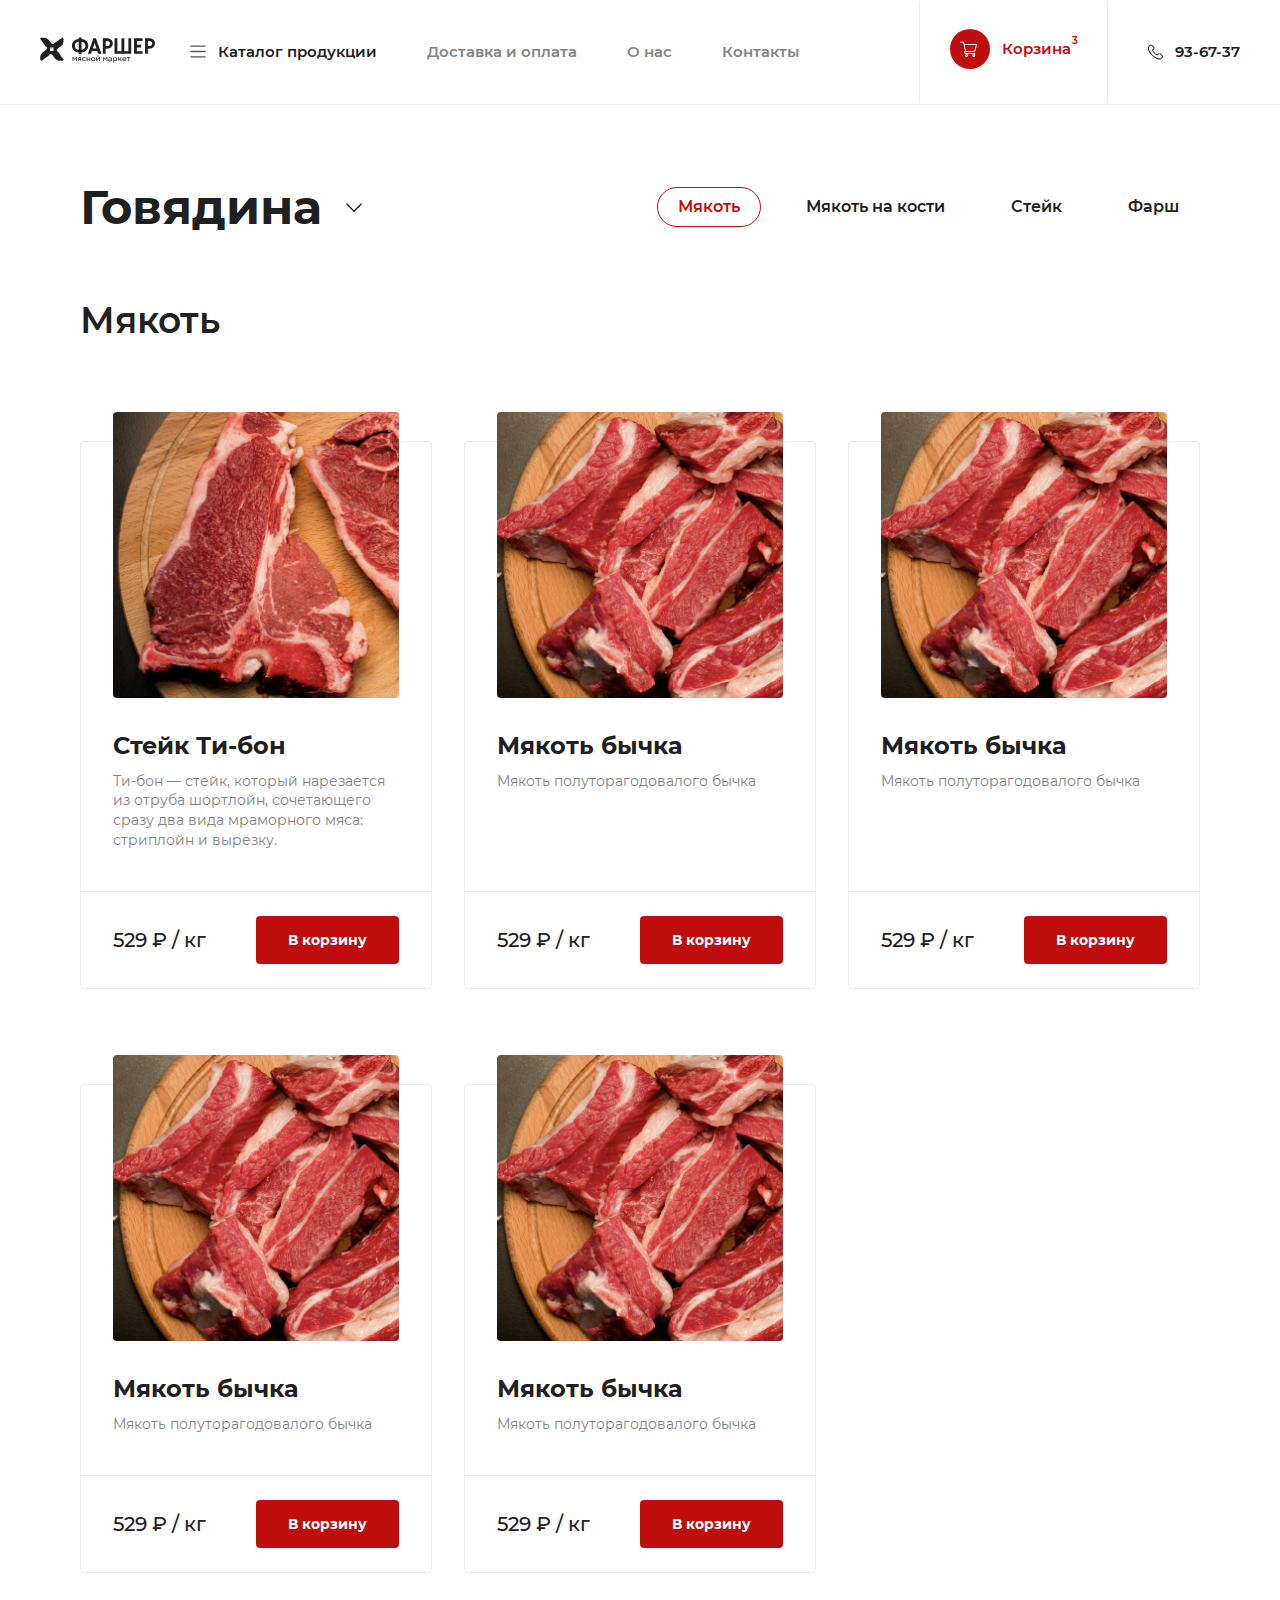
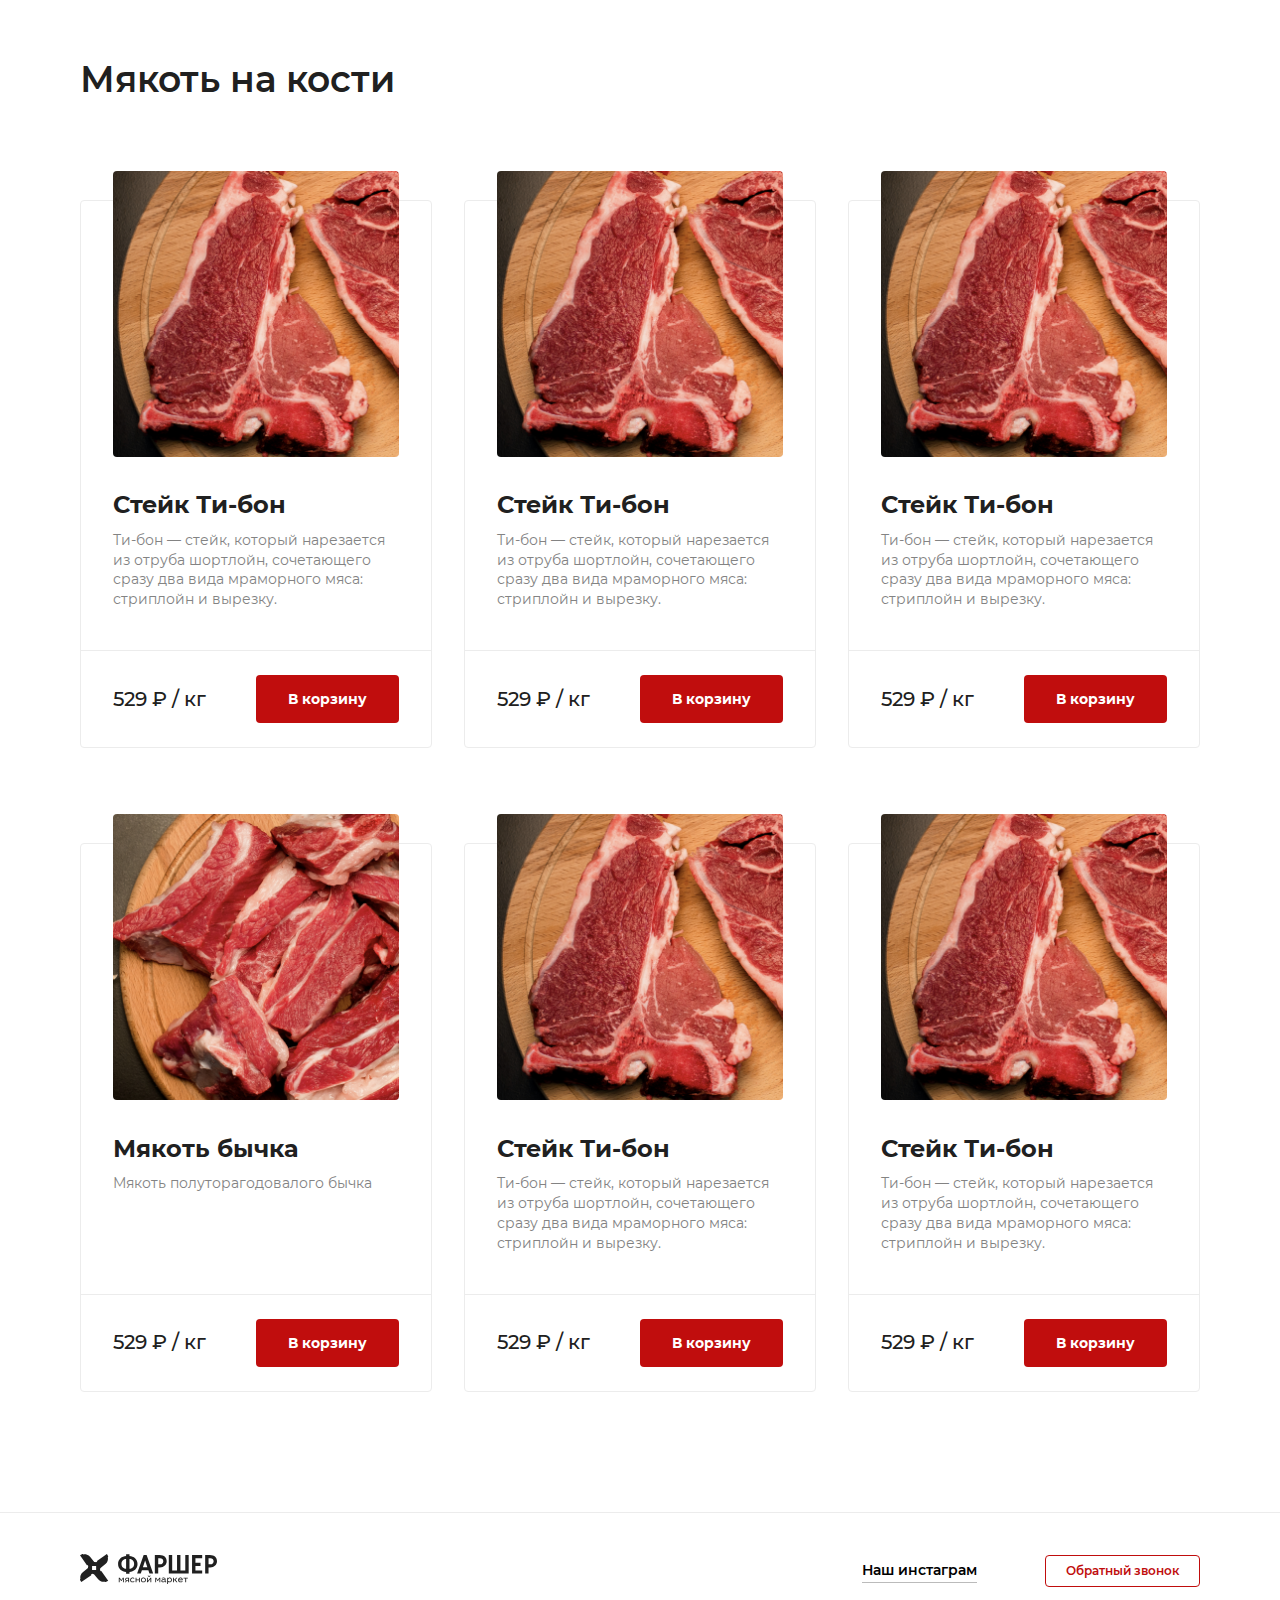
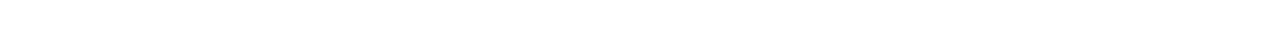
<file: catalog.html>
<!DOCTYPE html>
<html lang="ru">
<head>
	<meta charset="UTF-8">
	<title>Фаршер</title>
	<meta name="viewport" content="width=device-width, initial-scale=1">
	<meta name="format-detection" content="telephone=no">
	<link rel="shortcut icon" href="#">
	<link rel="stylesheet" href="libs/flickity/flickity.min.css">
	<link rel="stylesheet" href="libs/normalize.css">
		<link rel="stylesheet" href="css/style.css">
	<link rel="stylesheet" href="css/media.css">
</head>

<body>
	<header class="header">
		<div class="header_wrap flex">
			<div class="header_logo">
				<a href="index.html" class="header_logo_link">
					<svg width="137" height="30" viewBox="0 0 137 30" xmlns="http://www.w3.org/2000/svg">
						<path d="M49.483 17.9285V19.6299H46.0999V17.9285C41.7942 17.6648 38.0693 14.6916 38.0693 9.93194C38.0693 5.06168 41.9138 2.19481 46.0999 1.93109V0.22969H49.483V1.93109C53.6863 2.19481 57.5179 5.06168 57.5179 9.93194C57.5179 14.6916 53.7888 17.6648 49.483 17.9285ZM46.0999 5.10421C43.883 5.23607 41.4482 6.80561 41.4482 9.94896C41.4482 13.0923 43.883 14.6576 46.0999 14.7895V5.10421ZM54.1348 9.93194C54.1348 6.77159 51.7299 5.21906 49.483 5.0872V14.7724C51.7299 14.6406 54.1348 13.1136 54.1348 9.93194Z"
						 fill="currentColor" />
						<path d="M68.3592 16.2442H61.9091L60.8027 19.6129H57.1035L63.6604 1.0889H66.6164L73.1733 19.6129H69.4698L68.3592 16.2442ZM67.3554 13.2965L65.1341 6.61421L62.9129 13.2965H67.3554Z"
						 fill="currentColor" />
						<path d="M86.6886 7.29902C86.6886 10.6125 84.0445 13.5091 79.854 13.5091H78.2138V19.6129H74.8306V1.0889H79.4653C84.4674 1.0889 86.6886 3.98554 86.6886 7.29902ZM83.3055 7.29902C83.3055 5.37644 81.8788 4.245 80.0548 4.245H78.2308V10.353H80.0548C80.4709 10.3695 80.8862 10.3032 81.2763 10.1579C81.6664 10.0126 82.0234 9.79126 82.3265 9.50686C82.6296 9.22246 82.8727 8.8807 83.0415 8.50159C83.2104 8.12249 83.3016 7.71365 83.3098 7.29902H83.3055Z"
						 fill="currentColor" />
						<path d="M108.67 1.0889V19.6129H88.803V1.0889H92.1818V16.4568H97.0472V1.0889H100.426V16.4568H105.291V1.0889H108.67Z"
						 fill="currentColor" />
						<path d="M115.436 4.25351V8.77074H120.511V11.9311H115.436V16.4568H122.181V19.6129H112.053V1.0889H122.181V4.25351H115.436Z"
						 fill="currentColor" />
						<path d="M136.999 7.29902C136.999 10.6125 134.355 13.5091 130.165 13.5091H128.525V19.6129H125.171V1.0889H129.772C134.778 1.0889 136.999 3.98554 136.999 7.29902ZM133.616 7.29902C133.616 5.37644 132.19 4.245 130.366 4.245H128.542V10.353H130.366C130.781 10.3689 131.196 10.3022 131.586 10.1566C131.975 10.0111 132.332 9.78963 132.635 9.50529C132.937 9.22095 133.18 8.87939 133.348 8.50057C133.517 8.12175 133.608 7.71328 133.616 7.29902Z"
						 fill="currentColor" />
						<path d="M20.7865 17.2395L19.9322 15.9932C20.13 15.4017 20.2352 14.7833 20.244 14.1599L25.4297 9.98724C26.4173 9.19056 27.1609 8.13423 27.5761 6.93807C27.9914 5.74192 28.0617 4.45383 27.7791 3.21991L27.9585 3.09655C28.0652 3.02078 28.145 2.91324 28.1865 2.78942C28.2279 2.6656 28.2289 2.53187 28.1891 2.40749C27.9609 1.72889 27.6373 1.0859 27.228 0.497661L26.8607 0L16.9549 6.87792L17.3051 7.37559L16.0237 8.26457C15.4472 8.0748 14.8452 7.97298 14.2381 7.96257L10.0477 2.81157C9.24913 1.82738 8.1893 1.086 6.98868 0.671699C5.78805 0.257396 4.49479 0.186783 3.25588 0.467886L3.132 0.293492C3.05728 0.185651 2.94937 0.104928 2.82455 0.0634966C2.69972 0.0220652 2.56476 0.0221726 2.44 0.0638026C1.75797 0.287844 1.112 0.608748 0.522057 1.01659L0.0137376 1.36538L6.92944 11.2293L7.42922 10.8805L8.28354 12.1225C8.08562 12.7155 7.98045 13.3352 7.97171 13.96L2.80736 18.1327C1.81669 18.9264 1.06968 19.9811 0.651313 21.1767C0.23295 22.3724 0.160046 23.6609 0.440897 24.8958L0.26149 25.0191C0.153191 25.0935 0.0721241 25.201 0.0305166 25.3253C-0.0110909 25.4496 -0.010983 25.584 0.030824 25.7082C0.255514 26.3883 0.579343 27.0317 0.991932 27.618L1.3422 28.1157L11.2608 21.2378L10.9106 20.7401L12.192 19.8511C12.769 20.0388 13.3707 20.1406 13.9776 20.1531L18.168 25.3084C18.9677 26.291 20.0278 27.031 21.2282 27.4445C22.4286 27.8579 23.7213 27.9284 24.9598 27.6478L25.0837 27.8265C25.1598 27.9327 25.2678 28.0122 25.3921 28.0535C25.5165 28.0948 25.6508 28.0957 25.7757 28.0561C26.4572 27.8289 27.1029 27.5067 27.6936 27.0991L28.2062 26.7546L21.2863 16.8907L20.7865 17.2395ZM16.139 16.0783H12.0767V12.0374H16.139V16.0783Z"
						 fill="currentColor" />
						<path d="M41.3414 25.9464L42.8364 23.6878H43.8317V28.239H42.9774V24.8703H42.8962L41.5251 26.9162H41.0979L39.7353 24.8703H39.6456V28.239H38.7912V23.6835H39.8036L41.3414 25.9464Z"
						 fill="currentColor" />
						<path d="M48.1759 26.5674C47.7926 26.7454 47.377 26.8439 46.9543 26.8567L45.9163 28.239H44.8654L46.1469 26.6865C45.8438 26.605 45.5782 26.4217 45.3951 26.1676C45.2067 25.9114 45.1091 25.6003 45.1175 25.2829C45.1134 25.0589 45.1586 24.8368 45.2499 24.6321C45.3472 24.4314 45.4942 24.2587 45.677 24.1302C45.8683 23.9788 46.0874 23.8661 46.3221 23.7984C46.5996 23.7186 46.8875 23.6799 47.1764 23.6835H49.0815V28.239H48.2272L48.1759 26.5674ZM47.1892 24.4151C46.8697 24.3922 46.5516 24.4744 46.2836 24.6491C46.1849 24.722 46.1056 24.8179 46.0527 24.9284C45.9999 25.0389 45.975 25.1606 45.9803 25.2829C45.9715 25.4038 45.9931 25.5251 46.043 25.6357C46.093 25.7464 46.1698 25.8429 46.2665 25.9166C46.4879 26.0873 46.7647 26.1706 47.044 26.1506C47.4414 26.1556 47.8328 26.0527 48.1759 25.8528V24.4151H47.1892Z"
						 fill="currentColor" />
						<path d="M53.4086 24.4704C53.156 24.3767 52.888 24.3305 52.6184 24.3343C52.4097 24.3337 52.2027 24.3712 52.0075 24.4449C51.8153 24.512 51.6396 24.6191 51.4923 24.7592C51.3449 24.8994 51.2293 25.0692 51.1532 25.2573C51.0681 25.4696 51.026 25.6966 51.0293 25.9251C51.0083 26.3678 51.1616 26.8012 51.4565 27.1331C51.6088 27.2845 51.7913 27.4024 51.9921 27.4793C52.193 27.5562 52.4077 27.5904 52.6227 27.5798C52.8911 27.5775 53.1571 27.5285 53.4086 27.4351C53.6455 27.3386 53.8594 27.1937 54.0365 27.0098L54.5662 27.5542C54.3281 27.8265 54.0257 28.0355 53.6863 28.1625C52.9957 28.4078 52.2411 28.4078 51.5505 28.1625C51.2654 28.0492 51.0088 27.8749 50.7987 27.6521C50.5857 27.4398 50.4261 27.1804 50.3331 26.8949C50.2239 26.5979 50.169 26.2839 50.1708 25.9677C50.164 25.6298 50.231 25.2946 50.3672 24.9851C50.4731 24.7079 50.6361 24.4558 50.8457 24.245C51.0664 24.0343 51.328 23.8707 51.6146 23.7644C51.9183 23.6479 52.2416 23.5902 52.5671 23.5942C52.934 23.5862 53.2991 23.6468 53.6436 23.7729C53.949 23.878 54.2254 24.0528 54.4509 24.2833L53.9682 24.8533C53.8055 24.6942 53.6161 24.5646 53.4086 24.4704Z"
						 fill="currentColor" />
						<path d="M56.4842 25.5508H58.9617V23.6835H59.8502V28.239H58.9617V26.2994H56.4842V28.239H55.5957V23.6835H56.4842V25.5508Z"
						 fill="currentColor" />
						<path d="M64.4122 23.7558C64.706 23.8643 64.9748 24.0307 65.2025 24.245C65.4247 24.4596 65.5981 24.7193 65.7108 25.0064C65.8309 25.3142 65.8917 25.6417 65.8902 25.9719C65.8919 26.2961 65.828 26.6172 65.7023 26.9162C65.5833 27.2011 65.4091 27.4598 65.1897 27.6776C64.9643 27.8949 64.6969 28.0642 64.4037 28.1752C64.0861 28.2964 63.7485 28.357 63.4084 28.3539C63.061 28.362 62.7154 28.3013 62.3918 28.1752C62.0995 28.0702 61.832 27.9066 61.6058 27.6946C61.3827 27.4773 61.2094 27.2147 61.0975 26.9247C60.9774 26.6184 60.9166 26.2922 60.9181 25.9634C60.9174 25.6388 60.9782 25.317 61.0975 25.0149C61.2151 24.7237 61.3943 24.4611 61.6229 24.245C61.8433 24.0225 62.1102 23.8512 62.4046 23.7431C62.7254 23.6228 63.0656 23.5623 63.4084 23.5644C63.7523 23.5625 64.0933 23.6275 64.4122 23.7558ZM62.7335 24.4364C62.5465 24.515 62.3768 24.6291 62.2337 24.7724C62.0889 24.9231 61.9782 25.103 61.9091 25.2999C61.8287 25.5118 61.7896 25.737 61.7938 25.9634C61.7896 26.1913 61.8287 26.4179 61.9091 26.6312C61.9829 26.8233 62.0931 26.9995 62.2337 27.1502C62.3812 27.2931 62.5534 27.4084 62.742 27.4904C63.1744 27.6436 63.6467 27.6436 64.079 27.4904C64.2669 27.4093 64.4379 27.2939 64.5831 27.1502C64.7268 27.0026 64.8361 26.8255 64.9035 26.6312C64.9853 26.4181 65.0259 26.1915 65.0231 25.9634C65.0269 25.7394 64.9863 25.5168 64.9035 25.3084C64.8306 25.1181 64.7218 24.9434 64.5831 24.7937C64.4393 24.6422 64.2645 24.5233 64.0705 24.4449C63.8603 24.3599 63.6354 24.3165 63.4084 24.3173C63.1783 24.3187 62.9501 24.359 62.7335 24.4364Z"
						 fill="currentColor" />
						<path d="M70.4224 24.9724L67.7953 28.239H66.9795V23.6835H67.8338V27.0055L70.495 23.6835H71.281V28.239H70.4266L70.4224 24.9724ZM68.671 22.0247C68.7298 22.0826 68.8 22.1276 68.8772 22.1569C68.9545 22.1862 69.037 22.1991 69.1195 22.1948C69.2021 22.1999 69.2849 22.1874 69.3623 22.158C69.4396 22.1287 69.5098 22.0832 69.568 22.0247C69.6322 21.9657 69.6833 21.894 69.7179 21.8141C69.7525 21.7342 69.7698 21.648 69.7688 21.561H70.495C70.4892 21.7515 70.4472 21.9391 70.3711 22.114C70.3026 22.272 70.2056 22.4162 70.0849 22.5393C69.9594 22.6487 69.8146 22.7338 69.6577 22.7903C69.4914 22.8533 69.3145 22.8836 69.1366 22.8796C68.9574 22.8836 68.779 22.8533 68.6112 22.7903C68.4505 22.7423 68.304 22.6561 68.1841 22.5393C68.0568 22.4216 67.9588 22.276 67.8979 22.114C67.8222 21.9395 67.7844 21.7511 67.7868 21.561H68.4873C68.4839 21.6468 68.4984 21.7323 68.53 21.8122C68.5617 21.892 68.6097 21.9644 68.671 22.0247Z"
						 fill="currentColor" />
						<path d="M77.7866 25.9464L79.2816 23.6878H80.2812V28.239H79.4269V24.8703H79.3457L77.9745 26.9162H77.5474L76.1805 24.8703H76.0908V28.239H75.2578V23.6835H76.2702L77.7866 25.9464Z"
						 fill="currentColor" />
						<path d="M82.558 23.7006C82.8736 23.6134 83.2001 23.5718 83.5276 23.5772C84.0903 23.5293 84.6496 23.7017 85.0867 24.0578C85.257 24.2373 85.3888 24.4494 85.474 24.6812C85.5592 24.913 85.596 25.1597 85.5822 25.4062V27.0778C85.5694 27.2264 85.6037 27.3752 85.6805 27.5032C85.7136 27.5392 85.7538 27.5681 85.7987 27.5878C85.8435 27.6076 85.892 27.6179 85.9411 27.618C86.0053 27.6188 86.0691 27.6073 86.129 27.584L86.2102 28.2433C86.0669 28.3083 85.9104 28.3389 85.7531 28.3326C85.5498 28.3417 85.3495 28.2817 85.185 28.1625C85.0948 28.0895 85.0212 27.9983 84.9689 27.8949C84.9167 27.7915 84.8869 27.6783 84.8817 27.5627C84.6747 27.8314 84.404 28.0447 84.0939 28.1835C83.7838 28.3223 83.4439 28.3823 83.1047 28.3581C82.6443 28.3847 82.1896 28.2458 81.8232 27.9668C81.6643 27.8269 81.5397 27.6525 81.459 27.4571C81.3782 27.2617 81.3436 27.0505 81.3576 26.8396C81.3519 26.6286 81.3988 26.4194 81.4943 26.2308C81.5897 26.0423 81.7306 25.8802 81.9044 25.7593C82.3494 25.4764 82.8723 25.3395 83.3995 25.3679C83.6402 25.365 83.8807 25.3864 84.1171 25.4317C84.3263 25.4726 84.5331 25.5251 84.7365 25.5891V25.3424C84.7458 25.2051 84.7251 25.0674 84.6757 24.9388C84.6263 24.8103 84.5494 24.694 84.4503 24.598C84.192 24.4082 83.873 24.319 83.5532 24.3471C83.0114 24.3485 82.4785 24.4845 82.0026 24.7427L81.6524 24.1174C81.9303 23.9318 82.2359 23.7912 82.558 23.7006ZM83.4123 26.0613C83.0926 26.0332 82.7723 26.1077 82.4982 26.2739C82.4145 26.3442 82.3473 26.4318 82.3012 26.5306C82.2551 26.6294 82.2312 26.7371 82.2312 26.846C82.2312 26.955 82.2551 27.0626 82.3012 27.1614C82.3473 27.2602 82.4145 27.3478 82.4982 27.4181C82.7313 27.556 83.0006 27.6211 83.2713 27.6053C83.4651 27.6074 83.6581 27.5801 83.8437 27.5245C84.0095 27.4625 84.1672 27.3811 84.3136 27.282C84.4406 27.1816 84.5465 27.0573 84.6254 26.9162C84.7058 26.7751 84.7457 26.6147 84.7407 26.4526V26.2569C84.3182 26.1171 83.8745 26.0509 83.4294 26.0613H83.4123Z"
						 fill="currentColor" />
						<path d="M87.9572 24.513C88.1344 24.2047 88.3968 23.9537 88.7133 23.7899C89.0327 23.6419 89.382 23.5691 89.7342 23.5772C90.038 23.5742 90.3396 23.6291 90.6227 23.7388C90.8824 23.8453 91.1179 24.003 91.3147 24.2025C91.5014 24.4179 91.6462 24.666 91.7419 24.9341C91.8443 25.2486 91.8947 25.5775 91.8914 25.9081C91.9033 26.2706 91.8332 26.6311 91.6863 26.963C91.5686 27.2433 91.394 27.4965 91.1735 27.7065C90.953 27.9166 90.6913 28.0791 90.4049 28.1838C90.1185 28.2926 89.8143 28.3474 89.5078 28.3454C89.2412 28.3484 88.9754 28.3155 88.7176 28.2476C88.4695 28.1774 88.2354 28.0652 88.0256 27.9158V30H87.1713V23.6835H87.859L87.9572 24.513ZM89.448 27.5883C89.6688 27.5911 89.888 27.5506 90.093 27.4692C90.2812 27.3952 90.4505 27.2804 90.5885 27.1331C90.7284 26.9763 90.8371 26.7944 90.9089 26.5972C90.9914 26.3681 91.0305 26.1258 91.0242 25.8826C91.0244 25.671 90.9942 25.4604 90.9345 25.2573C90.8737 25.0753 90.7763 24.9074 90.6483 24.7639C90.5238 24.6265 90.3708 24.5176 90.1998 24.4449C90.0147 24.3619 89.8133 24.3212 89.6104 24.3258C89.2593 24.3175 88.9153 24.4252 88.6322 24.6321C88.3612 24.8575 88.1562 25.1513 88.0384 25.4828V27.1076C88.4351 27.4311 88.9354 27.6017 89.448 27.5883Z"
						 fill="currentColor" />
						<path d="M93.8777 25.4785L94.732 25.3977L96.1459 23.6963H97.2309L95.4752 25.7507L97.4487 28.2518H96.3808L94.7832 26.2059H93.8777V28.2518H93.0234V23.6835H93.8777V25.4785Z"
						 fill="currentColor" />
						<path d="M99.4948 27.2225C99.8149 27.4666 100.211 27.5901 100.614 27.5712C100.903 27.5708 101.19 27.5307 101.468 27.4522C101.737 27.3633 101.99 27.2342 102.22 27.0693L102.617 27.6861C102.336 27.9104 102.018 28.0859 101.678 28.205C101.327 28.2988 100.965 28.346 100.601 28.3454C100.248 28.3522 99.897 28.2975 99.5632 28.1838C99.2742 28.0836 99.0103 27.9227 98.7892 27.7121C98.5681 27.5015 98.395 27.246 98.2817 26.963C98.1649 26.6458 98.1084 26.3097 98.1151 25.9719C98.1115 25.6443 98.1724 25.3192 98.2945 25.0149C98.4062 24.7246 98.5781 24.4609 98.7989 24.2411C99.0197 24.0212 99.2844 23.8501 99.576 23.7388C99.8997 23.6186 100.243 23.558 100.588 23.5602C100.889 23.5578 101.187 23.6097 101.468 23.7133C101.724 23.8033 101.955 23.9486 102.147 24.1387C102.335 24.329 102.481 24.5565 102.575 24.8065C102.683 25.0771 102.738 25.3659 102.737 25.6572C102.737 25.755 102.737 25.8443 102.737 25.9422C102.728 26.0325 102.712 26.122 102.69 26.2101H99.0036C99.0134 26.403 99.062 26.5919 99.1464 26.7658C99.2307 26.9396 99.3492 27.0949 99.4948 27.2225ZM101.541 24.6704C101.409 24.5515 101.254 24.4608 101.086 24.4038C100.918 24.3467 100.74 24.3245 100.563 24.3386C100.194 24.3275 99.833 24.4448 99.5418 24.6704C99.2779 24.9003 99.1064 25.2176 99.0591 25.5636H101.891C101.895 25.2318 101.77 24.9114 101.541 24.6704Z"
						 fill="currentColor" />
						<path d="M107.82 24.4364H106.133V28.239H105.253V24.4364H103.544V23.6835H107.816L107.82 24.4364Z" fill="currentColor" />
					</svg>
				</a>
				<span class="menu_mobile flex">
					<span class="menu_mobile_line"></span>
				</span>
			</div>
			<div class="container header_items flex">
				<ul class="header_nav flex">
					<li class="nav_li flex">
						<a href="catalog.html" class="header_nav_link active_page header_menu flex">
							<svg width="16" height="12" viewBox="0 0 18 14" xmlns="http://www.w3.org/2000/svg">
								<path d="M1 0.25C0.585786 0.25 0.25 0.585786 0.25 1C0.25 1.41421 0.585786 1.75 1 1.75V0.25ZM17 1.75C17.4142 1.75 17.75 1.41421 17.75 1C17.75 0.585786 17.4142 0.25 17 0.25V1.75ZM1 6.25C0.585786 6.25 0.25 6.58579 0.25 7C0.25 7.41421 0.585786 7.75 1 7.75V6.25ZM17 7.75C17.4142 7.75 17.75 7.41421 17.75 7C17.75 6.58579 17.4142 6.25 17 6.25V7.75ZM1 12.25C0.585786 12.25 0.25 12.5858 0.25 13C0.25 13.4142 0.585786 13.75 1 13.75V12.25ZM17 13.75C17.4142 13.75 17.75 13.4142 17.75 13C17.75 12.5858 17.4142 12.25 17 12.25V13.75ZM1 1.75H17V0.25H1V1.75ZM1 7.75H17V6.25H1V7.75ZM1 13.75H17V12.25H1V13.75Z"
								 fill="currentColor" />
							</svg>
							Каталог продукции
						</a>
						<div class="submenu">
							<div class="container submenu_blocks flex">
								<div class="submenu_block">
									<div class="submenu_row">
										<a href="catalog.html" class="submenu_nav_title">
											<span class="submenu_block_icon">
												<svg width="26" height="20" viewBox="0 0 50 39" xmlns="http://www.w3.org/2000/svg">
													<path d="M8.33317 8.47849H6.66652V10.1742H8.33317V8.47849Z" fill="currentColor" />
													<path d="M49.9404 27.6638L48.673 24.4413C48.4772 23.9427 48.4405 23.4036 48.5663 22.8855L49.9738 17.1627C49.9905 17.0958 49.9988 17.0262 49.9988 16.9567V14.4132H48.3322V16.8524L46.948 22.4743C46.7364 23.3433 46.7972 24.2411 47.1247 25.0712L48.278 28.0046L45.2314 37.3043H43.4972L44.9838 28.9779C45.0338 28.7041 44.9472 28.4234 44.7538 28.2267L40.3865 23.7833C39.5981 22.983 39.1641 21.9164 39.1648 20.7803V18.6523H37.4982V20.7803C37.4973 22.37 38.1057 23.863 39.209 24.9838L43.2672 29.1126L41.6788 38.0012C41.6338 38.2488 41.7005 38.5023 41.8588 38.6956C42.0171 38.888 42.2513 38.9999 42.4988 38.9999H45.832C46.1912 38.9999 46.5096 38.7667 46.6237 38.4209L49.9569 28.247C50.0195 28.0564 50.0138 27.8503 49.9404 27.6638Z"
													 fill="currentColor" />
													<path d="M42.4989 4.23939H11.5613C11.1897 2.77859 9.88305 1.69593 8.33309 1.69593H2.84495L1.42242 0.248747C1.18405 0.00542952 0.824979 -0.0666021 0.514147 0.0647436C0.203315 0.196189 0 0.505676 0 0.848148V1.78923C0 4.07496 1.82827 5.93506 4.0749 5.93506H5.06569L0.608285 12.4115C-0.140036 13.5043 -0.200874 14.9559 0.463269 16.1259C1.09655 17.1874 2.28158 17.8215 3.44981 17.8055H9.05719C9.35054 17.8088 9.623 17.9708 9.81303 18.2972L14.9996 25.7063V38.1522C14.9996 38.6211 15.3729 39 15.8329 39H19.1661C19.5595 39 19.8986 38.7211 19.9811 38.3303L22.3403 27.1306H41.6656V25.4349H21.6661C21.2728 25.4349 20.9336 25.7138 20.8511 26.1047L18.492 37.3043H16.6662V25.4349C16.6662 25.2586 16.612 25.0865 16.5112 24.9432L11.213 17.3807C10.773 16.6059 9.95385 16.1191 9.06637 16.109H3.43321C2.81155 16.137 2.21244 15.7911 1.89663 15.2612C1.56412 14.6745 1.59498 13.936 1.97417 13.3824L7.34903 5.57401C7.52735 5.3146 7.54903 4.9763 7.40567 4.69562C7.26232 4.41584 6.97736 4.23949 6.66653 4.23949H4.0749C3.32404 4.23949 2.65325 3.88847 2.21078 3.33915C2.30248 3.37392 2.39994 3.3917 2.49994 3.3917H8.33309C9.25221 3.3917 9.99975 4.15216 9.99975 5.08738C9.99975 5.55533 10.3731 5.93516 10.833 5.93516H42.4989C45.7147 5.93516 48.3321 8.59735 48.3321 11.8699V14.5235H49.9987V11.8699C49.9987 7.66292 46.6347 4.23939 42.4989 4.23939Z"
													 fill="currentColor" />
													<path d="M48.3321 12.7177L48.3322 14.4132C48.3322 15.3483 47.5846 16.109 46.6654 16.109C45.7462 16.109 44.9987 15.3485 44.9987 14.4133V13.5655C44.9987 11.6952 43.5037 10.1743 41.6655 10.1743H39.1656V11.87H41.6655C42.5846 11.87 43.3322 12.6304 43.3322 13.5656V14.4134C43.3322 16.2838 44.8272 17.8047 46.6654 17.8047C48.5036 17.8047 49.9988 16.2836 49.9988 14.4132L49.9987 12.7176L48.3321 12.7177Z"
													 fill="currentColor" />
												</svg>
											</span>
											Говядина</a>
										<div class="submenu_toggle">
											<span></span>
										</div>
									</div>
									<ul class="submenu_item">
										<li><a href="catalog.html" class="submenu_nav_link">Мякоть</a></li>
										<li><a href="catalog.html" class="submenu_nav_link">Мякоть на кости</a></li>
										<li><a href="catalog.html" class="submenu_nav_link">Стейки</a></li>
										<li><a href="catalog.html" class="submenu_nav_link">Фарш</a></li>
									</ul>
								</div>
								<div class="submenu_block">
									<div class="submenu_row">
										<a href="catalog.html" class="submenu_nav_title">
											<span class="submenu_block_icon">
												<svg width="30" height="20" viewBox="0 0 50 34" xmlns="http://www.w3.org/2000/svg">
													<path d="M49.7557 14.8091L45.8248 10.9907C45.6407 7.13183 42.3498 4.04839 38.3332 4.04839H19.7057C18.5057 1.70811 15.935 0.000853511 13.5083 0.000853511H7.55248C6.81332 -0.016127 6.08002 0.221032 5.46665 0.643554L1.49919 3.38776C0.553392 4.04346 -0.00744482 5.10878 7.46667e-05 6.23319C7.46667e-05 8.15257 1.60759 9.71402 3.58336 9.71402H9.16663C11.4641 9.71402 13.3333 7.89833 13.3333 5.66648H11.6666C11.6666 7.00538 10.5449 8.09498 9.16663 8.09498H3.58336C2.52672 8.09498 1.66667 7.25962 1.66667 6.22826C1.66247 5.62521 1.96169 5.05689 2.46666 4.70798L6.43334 1.96377C6.76088 1.7379 7.13246 1.58166 7.55003 1.6197H13.5083C15.4316 1.6197 17.5766 3.17394 18.3925 5.15801C18.5191 5.46565 18.8258 5.66714 19.1666 5.66714H38.3332C41.549 5.66714 44.1664 8.20901 44.1664 11.3336C44.1664 11.5481 44.2548 11.7538 44.4106 11.9052L47.903 15.2978C47.1822 15.6969 45.9889 16.0045 44.7556 14.808L43.5773 15.9526C44.5831 16.9297 45.6247 17.2778 46.5798 17.2778C47.944 17.2778 49.1265 16.5638 49.7557 15.9534C50.0814 15.6373 50.0814 15.1257 49.7557 14.8091Z"
													 fill="currentColor" />
													<path d="M8.33333 3.23818H6.66664V4.85722H8.33333V3.23818Z" fill="currentColor" />
													<path d="M16 22.99L13.5 26.2279C13.3917 26.3679 13.3333 26.5379 13.3333 26.7136V32.3801H11.6666V23.0061C11.6666 22.6766 11.4608 22.3795 11.1458 22.2557C8.93001 21.3855 7.49916 19.3221 7.50003 16.9996V8.90463H5.83334V16.9996C5.83246 19.7997 7.45003 22.3059 10 23.5298V33.1904C10 33.6381 10.3734 33.9999 10.8333 33.9999H14.1666C14.6266 33.9999 14.9999 33.6372 14.9999 33.1904V26.984L17.3332 23.9605L16 22.99Z"
													 fill="currentColor" />
													<path d="M46.6656 19.429V16.191H44.999V19.429C44.999 20.7679 43.8773 21.8575 42.499 21.8575C42.1407 21.8575 41.8223 22.0809 41.7089 22.4112C41.5956 22.7415 41.7122 23.1058 41.9997 23.3146L44.9997 25.5002V32.381H43.333V26.7145C43.333 26.2668 42.9606 25.905 42.4997 25.905H40.8331C38.0756 25.905 35.8331 23.7267 35.8331 21.048V17.0005H34.1664V21.048C34.1664 24.6188 37.1572 27.5241 40.8331 27.5241H41.6664V33.1905C41.6664 33.6382 42.0388 34 42.4996 34H45.8329C46.2938 34 46.6662 33.6373 46.6646 33.1905V25.0955C46.6646 24.8406 46.5412 24.6002 46.3313 24.4479L44.3912 23.0345C45.7407 22.3634 46.6656 20.9986 46.6656 19.429Z"
													 fill="currentColor" />
													<path d="M19.1666 22.667C16.8691 22.667 14.9999 20.8513 14.9999 18.6194V17.0004H13.3332V18.6194C13.3332 21.7433 15.9499 24.2859 19.1665 24.2859H34.9997V22.6669L19.1666 22.667Z"
													 fill="currentColor" />
													<path d="M14.1666 3.23894V5.52904C13.1966 5.19474 12.4999 4.29458 12.4999 3.23894H10.8332C10.8332 5.4707 12.7024 7.28648 14.9999 7.28648C15.4599 7.28648 15.8332 6.92382 15.8332 6.47701V3.23904L14.1666 3.23894Z"
													 fill="currentColor" />
												</svg>
											</span>
											Баранина
										</a>
										<div class="submenu_toggle">
											<span></span>
										</div>
									</div>
									<ul class="submenu_item">
										<li><a href="catalog.html" class="submenu_nav_link">Мякоть</a></li>
										<li><a href="catalog.html" class="submenu_nav_link">Мякоть на кости</a></li>
										<li><a href="catalog.html" class="submenu_nav_link">Стейки</a></li>
										<li><a href="catalog.html" class="submenu_nav_link">Фарш</a></li>
									</ul>
								</div>
								<div class="submenu_block">
									<div class="submenu_row">
										<a href="catalog.html" class="submenu_nav_title">
											<span class="submenu_block_icon">
												<svg width="23" height="20" viewBox="0 0 40 36" xmlns="http://www.w3.org/2000/svg">
													<path d="M5.70002 3.45247C5.514 3.32915 5.27736 3.30783 5.07072 3.39647L0.404094 5.39591C0.158782 5.50056 0.000110973 5.74182 0.000110973 6.00839C0.000110973 6.27495 0.158782 6.51621 0.404094 6.62087L5.07072 8.62031C5.15471 8.65631 5.24408 8.67428 5.33338 8.67428C5.46205 8.67428 5.59002 8.63694 5.70002 8.56431C5.88736 8.44098 6.00002 8.23174 6.00002 8.00782V4.00896C6.00002 3.78504 5.88736 3.5758 5.70002 3.45247ZM4.66674 6.99686L2.3594 6.00847L4.66674 5.01945V6.99686Z"
													 fill="currentColor" />
													<path d="M10 3.34248C8.89734 3.34248 8 4.23957 8 5.34191C8 6.44426 8.89734 7.34135 10 7.34135C11.1026 7.34135 12 6.44426 12 5.34191C12 4.23957 11.1027 3.34248 10 3.34248ZM10 6.00844C9.63265 6.00844 9.33336 5.70923 9.33336 5.34199C9.33336 4.97475 9.63265 4.67554 10 4.67554C10.3673 4.67554 10.6666 4.97475 10.6666 5.34199C10.6666 5.70923 10.3673 6.00844 10 6.00844Z"
													 fill="currentColor" />
													<path d="M18.6667 30.0017H17.3333V35.3335H18.6667V30.0017Z" fill="currentColor" />
													<path d="M25.3333 34.667H14.6667V36H25.3333V34.667Z" fill="currentColor" />
													<path d="M22.6667 30.0017H21.3333V35.3335H22.6667V30.0017Z" fill="currentColor" />
													<path d="M20 32.0011H18V33.3341H20V32.0011Z" fill="currentColor" />
													<path d="M24 32.0011H22V33.3341H24V32.0011Z" fill="currentColor" />
													<path d="M5.66806 7.43133C5.46275 7.31207 5.20877 7.31137 5.00205 7.43L1.50675 9.43014C0.59206 9.95796 0.0147179 10.9417 0.000108571 12.0068V12.3146C-0.00661016 13.1157 0.298702 13.8708 0.860731 14.4427C1.42276 15.0139 2.17338 15.3325 2.98002 15.3391H3.00002C4.65471 15.3391 6.00001 13.9942 6.00001 12.3399L6.00002 8.00782C6.00002 7.77063 5.87337 7.55067 5.66806 7.43133ZM4.66674 12.3399C4.66674 13.2591 3.9194 14.0061 3.0001 14.0061V14.6726L2.98612 14.0061C2.54081 14.0021 2.12409 13.8255 1.81143 13.5083C1.4994 13.191 1.3294 12.7711 1.33346 12.3207V12.016C1.34143 11.4275 1.66346 10.879 2.17143 10.5858L4.66674 9.15749V12.3399Z"
													 fill="currentColor" />
													<path d="M39.9999 0.67662V0.0101682H33.9999C33.9992 0.0101682 33.9992 0.0101682 33.9979 0.0101682C29.2886 0.0101682 24.9359 2.75736 22.9119 7.00819L19.9999 13.1225L15.3473 3.35984C14.4887 1.47108 12.6713 0.188711 10.5887 0.0114958C9.09867 -0.0831649 7.66938 0.409352 6.55337 1.39376C5.43736 2.37879 4.77134 3.73911 4.67806 5.22268C4.67009 5.34194 4.66673 5.46191 4.66673 5.58187V15.673C4.67142 23.9367 11.3994 30.6641 19.6667 30.668C27.7014 30.668 34.2233 23.5087 34.6453 17.3039C37.6513 16.9813 40 14.43 40 11.3402V10.6738H37.7673C39.128 9.5734 40 7.89059 40 6.00847V5.34202H37.7673C39.128 4.24163 39.9999 2.55874 39.9999 0.67662ZM38.6193 6.67492C38.2946 8.93295 36.3473 10.6738 33.9999 10.6738V12.0068H38.6193C38.2946 14.2648 36.3473 16.0056 33.9999 16.0056H33.3333V16.6721C33.3333 22.3725 27.0267 29.3351 19.6667 29.3351C12.1347 29.3312 6.00337 23.2022 6.00009 15.6724V5.58187C6.00009 5.49057 6.00274 5.39989 6.00876 5.30726C6.07946 4.17688 6.5861 3.14256 7.4354 2.3934C8.21805 1.70359 9.20406 1.33237 10.2267 1.33237C10.3141 1.33237 10.402 1.33503 10.4907 1.34034C12.078 1.47561 13.4741 2.46072 14.1387 3.92226L20.0007 16.2221L24.116 7.58123C25.9207 3.7916 29.7993 1.34299 33.998 1.34299C33.9987 1.34299 33.9993 1.34299 34 1.34299H38.6194C38.2947 3.60103 36.3474 5.34186 34 5.34186V6.67484L38.6193 6.67492Z"
													 fill="currentColor" />
													<path d="M22 16.0056V17.3386H29.8346C29.22 19.282 27.3907 20.6684 25.2986 20.671L25.286 22.004C25.2907 22.004 25.2947 22.004 25.3 22.004H27.1679C26.5532 23.9495 24.7206 25.3364 22.6259 25.3364C22.6239 25.3364 22.6219 25.3364 22.6199 25.3364H19.9999C15.2212 25.3364 11.3333 21.4495 11.3333 16.6722V16.0058H9.99992V16.6722C9.99992 22.1846 14.4859 26.6694 19.9999 26.6694H22.6192C22.6218 26.6694 22.6239 26.6694 22.6265 26.6694C25.6439 26.6694 28.2378 24.418 28.6599 21.4309L28.7299 20.933C30.1006 19.9913 31.0806 18.5031 31.3265 16.7656L31.4339 16.0058L22 16.0056Z"
													 fill="currentColor" />
												</svg>
											</span>
											Курятина
										</a>
										<div class="submenu_toggle">
											<span></span>
										</div>
									</div>
									<ul class="submenu_item">
										<li><a href="catalog.html" class="submenu_nav_link">Мякоть</a></li>
										<li><a href="catalog.html" class="submenu_nav_link">Мякоть на кости</a></li>
										<li><a href="catalog.html" class="submenu_nav_link">Стейки</a></li>
										<li><a href="catalog.html" class="submenu_nav_link">Фарш</a></li>
									</ul>
								</div>
							</div>
						</div>
					</li>
					<li class="nav_li flex"><a href="#0" class="header_nav_link flex">Доставка и оплата</a></li>
					<li class="nav_li flex"><a href="#0" class="header_nav_link flex">О нас</a></li>
					<li class="nav_li header_call_us flex">
						<a href="contacts.html" class="header_nav_link flex">Контакты</a>
						<a href="tel:89272314641" class="call_us_phone">Позвонить нам</a>
					</li>
				</ul>
				<div class="header_cart">
					<a href="cart.html" class="header_cart_link flex">
						<span class="header_cart_wrap flex">
							<svg width="20" height="20" viewBox="0 0 21 21" xmlns="http://www.w3.org/2000/svg">
								<path
									d="M5.86528 13.6668L5.86819 13.6667H15.3422C15.5802 13.6667 15.7895 13.5088 15.8549 13.2799L17.9883 5.81319C18.0343 5.65222 18.002 5.47917 17.9013 5.34556C17.8005 5.21194 17.6429 5.13333 17.4755 5.13333H4.63528L4.25403 3.41764C4.19972 3.17361 3.98333 3 3.73333 3H0.533333C0.23875 3 0 3.23875 0 3.53333C0 3.82792 0.23875 4.06667 0.533333 4.06667H3.30556C3.37306 4.37069 5.13 12.2771 5.23111 12.7319C4.6643 12.9783 4.26667 13.5435 4.26667 14.2C4.26667 15.0822 4.98444 15.8 5.86667 15.8H15.5378C15.8324 15.8 16.0711 15.5613 16.0711 15.2667C16.0711 14.9721 15.8324 14.7333 15.5378 14.7333H5.86667C5.57264 14.7333 5.33333 14.494 5.33333 14.2C5.33333 13.9064 5.5718 13.6675 5.86528 13.6668ZM16.7684 6.2L14.9398 12.6H6.29444L4.87222 6.2H16.7684Z"
									fill="currentColor" />
								<path
									d="M5.33398 17.3998C5.33398 18.282 6.05176 18.9998 6.93398 18.9998C7.81621 18.9998 8.53398 18.282 8.53398 17.3998C8.53398 16.5176 7.81621 15.7998 6.93398 15.7998C6.05176 15.7998 5.33398 16.5176 5.33398 17.3998ZM6.93398 16.8665C7.22801 16.8665 7.46732 17.1058 7.46732 17.3998C7.46732 17.6938 7.22801 17.9331 6.93398 17.9331C6.63996 17.9331 6.40065 17.6938 6.40065 17.3998C6.40065 17.1058 6.63996 16.8665 6.93398 16.8665Z"
									fill="currentColor" />
								<path
									d="M12.8711 17.3998C12.8711 18.282 13.5889 18.9998 14.4711 18.9998C15.3533 18.9998 16.0711 18.282 16.0711 17.3998C16.0711 16.5176 15.3533 15.7998 14.4711 15.7998C13.5889 15.7998 12.8711 16.5176 12.8711 17.3998ZM14.4711 16.8665C14.7651 16.8665 15.0044 17.1058 15.0044 17.3998C15.0044 17.6938 14.7651 17.9331 14.4711 17.9331C14.1771 17.9331 13.9378 17.6938 13.9378 17.3998C13.9378 17.1058 14.1771 16.8665 14.4711 16.8665Z"
									fill="currentColor" />
							</svg>
						</span>
						Корзина
						<sup class="header_cart_sup">3</sup>
					</a>
					<div id="cart_popup_hidden">
						<div class="cart_popup">
							<div class="cart_popup_block flex">
								<div class="cart_popup_img">
									<img src="img/products/1.png" alt="Фарш">
								</div>
								<div class="cart_popup_name">
									<div class="cart_popup_title">Стейк Ти-бон</div>
									<div class="cart_popup_text">В маринаде</div>
								</div>
								<div class="cart_popup_info">
									<div class="cart_popup_price">1 720 ₽</div>
									<div class="cart_popup_number">x3 кг</div>
								</div>
								<div class="popup_block_close">
									<svg width="12" height="12" viewBox="0 0 16 16" xmlns="http://www.w3.org/2000/svg">
										<path d="M2 2L14 14" stroke="currentColor" stroke-width="1.5" stroke-linecap="round" />
										<path d="M2 14L14 2.00001" stroke="currentColor" stroke-width="1.5" stroke-linecap="round" />
									</svg>
								</div>
							</div>
							<div class="cart_popup_block flex">
								<div class="cart_popup_img">
									<img src="img/products/1.png" alt="Фарш">
								</div>
								<div class="cart_popup_name">
									<div class="cart_popup_title">Стейк Ти-бон</div>
									<div class="cart_popup_text">В маринаде</div>
								</div>
								<div class="cart_popup_info">
									<div class="cart_popup_price">1 720 ₽</div>
									<div class="cart_popup_number">x3 кг</div>
								</div>
								<div class="popup_block_close">
									<svg width="12" height="12" viewBox="0 0 16 16" xmlns="http://www.w3.org/2000/svg">
										<path d="M2 2L14 14" stroke="currentColor" stroke-width="1.5" stroke-linecap="round" />
										<path d="M2 14L14 2.00001" stroke="currentColor" stroke-width="1.5" stroke-linecap="round" />
									</svg>
								</div>
							</div>
							<div class="cart_popup_block flex">
								<div class="cart_popup_img">
									<img src="img/products/1.png" alt="Фарш">
								</div>
								<div class="cart_popup_name">
									<div class="cart_popup_title">Стейк Ти-бон</div>
									<div class="cart_popup_text">В маринаде</div>
								</div>
								<div class="cart_popup_info">
									<div class="cart_popup_price">1 720 ₽</div>
									<div class="cart_popup_number">x3 кг</div>
								</div>
								<div class="popup_block_close">
									<svg width="12" height="12" viewBox="0 0 16 16" xmlns="http://www.w3.org/2000/svg">
										<path d="M2 2L14 14" stroke="currentColor" stroke-width="1.5" stroke-linecap="round" />
										<path d="M2 14L14 2.00001" stroke="currentColor" stroke-width="1.5" stroke-linecap="round" />
									</svg>
								</div>
							</div>
							<div class="cart_popup_footer flex">
								<div class="cart_popup_summ">
									Итого:
									<span class="cart_all_summ">529 ₽</span>
								</div>
								<a href="cart.html" class="popup_get">Оформить заказ</a>
							</div>
						</div>
					</div>
				</div>
			</div>
			<div class="header_phone">
				<a class="header_phone_number flex" href="tel:89272314641">
					<svg width="16" height="16" viewBox="0 0 17 16" xmlns="http://www.w3.org/2000/svg">
						<path d="M14.4673 9.53763C14.1181 9.17563 13.6969 8.98208 13.2505 8.98208C12.8076 8.98208 12.3828 9.17204 12.0192 9.53405L10.8815 10.6631C10.7879 10.6129 10.6943 10.5663 10.6043 10.5197C10.4747 10.4552 10.3523 10.3943 10.2479 10.3297C9.18223 9.65591 8.21377 8.77778 7.28492 7.64158C6.83489 7.07527 6.53247 6.59857 6.31286 6.1147C6.60808 5.84588 6.8817 5.56631 7.14811 5.29749C7.24892 5.19713 7.34972 5.09319 7.45053 4.99283C8.20657 4.24014 8.20657 3.26523 7.45053 2.51254L6.46767 1.53405C6.35606 1.42294 6.24086 1.30824 6.13285 1.19355C5.91684 0.971326 5.69002 0.741935 5.45601 0.526882C5.10679 0.182796 4.68917 0 4.24994 0C3.81071 0 3.38589 0.182796 3.02587 0.526882C3.02227 0.530466 3.02227 0.530466 3.01867 0.53405L1.7946 1.76344C1.33377 2.22222 1.07095 2.78136 1.01335 3.43011C0.926944 4.4767 1.23656 5.45161 1.47418 6.08961C2.05741 7.65591 2.92866 9.10753 4.22834 10.6631C5.80523 12.5376 7.70254 14.0179 9.86987 15.0609C10.6979 15.4516 11.8032 15.914 13.0381 15.9928C13.1137 15.9964 13.1929 16 13.2649 16C14.0965 16 14.795 15.7025 15.3422 15.1111C15.3458 15.1039 15.353 15.1004 15.3566 15.0932C15.5438 14.8674 15.7598 14.6631 15.9866 14.4444C16.1414 14.2975 16.2999 14.1434 16.4547 13.9821C16.8111 13.6129 16.9983 13.1828 16.9983 12.7419C16.9983 12.2975 16.8075 11.871 16.4439 11.5125L14.4673 9.53763ZM15.7562 13.3118C15.7526 13.3154 15.7526 13.3118 15.7562 13.3118C15.6158 13.4624 15.4718 13.5986 15.317 13.7491C15.083 13.9713 14.8454 14.2043 14.6222 14.466C14.2585 14.853 13.8301 15.0358 13.2685 15.0358C13.2145 15.0358 13.1569 15.0358 13.1029 15.0323C12.0336 14.9642 11.0399 14.5484 10.2947 14.1935C8.25698 13.2115 6.46767 11.8172 4.98078 10.0502C3.75311 8.57706 2.93226 7.21505 2.38863 5.75269C2.05381 4.86022 1.9314 4.16487 1.98541 3.50896C2.02141 3.08961 2.18342 2.74194 2.48224 2.44444L3.70991 1.22222C3.88632 1.05735 4.07353 0.967742 4.25714 0.967742C4.48395 0.967742 4.66756 1.10394 4.78277 1.21864C4.78637 1.22222 4.78997 1.22581 4.79357 1.22939C5.01318 1.43369 5.222 1.64516 5.44161 1.87097C5.55322 1.98566 5.66842 2.10036 5.78363 2.21864L6.76649 3.19713C7.14811 3.57706 7.14811 3.92832 6.76649 4.30824C6.66208 4.41219 6.56128 4.51613 6.45687 4.61649C6.15445 4.92473 5.86644 5.21147 5.55322 5.49104C5.54602 5.49821 5.53882 5.50179 5.53522 5.50896C5.2256 5.8172 5.2832 6.11828 5.348 6.32258C5.3516 6.33333 5.35521 6.34409 5.35881 6.35484C5.61442 6.97133 5.97444 7.55197 6.52167 8.24373L6.52527 8.24731C7.51893 9.46595 8.56659 10.4158 9.72226 11.1434C9.86987 11.2366 10.0211 11.3118 10.1651 11.3835C10.2947 11.448 10.4171 11.509 10.5215 11.5735C10.5359 11.5806 10.5503 11.5914 10.5647 11.5986C10.6871 11.6595 10.8023 11.6882 10.9211 11.6882C11.22 11.6882 11.4072 11.5018 11.4684 11.4409L12.6996 10.2151C12.822 10.0932 13.0165 9.94624 13.2433 9.94624C13.4665 9.94624 13.6501 10.086 13.7617 10.2079C13.7653 10.2115 13.7653 10.2115 13.7689 10.2151L15.7526 12.19C16.1234 12.5556 16.1234 12.9319 15.7562 13.3118Z"
						 fill="currentColor" />
					</svg>
					93-67-37
				</a>
			</div>
		</div>
	</header>
	<a href="cart.html" class="cart_mobile">
		<svg width="29" height="25" viewBox="0 0 19 16" xmlns="http://www.w3.org/2000/svg">
			<path d="M5.86467 10.6668L5.86759 10.6667H15.3422C15.5802 10.6667 15.7896 10.5088 15.855 10.2799L17.9884 2.81319C18.0344 2.65222 18.0022 2.47917 17.9015 2.34556C17.8007 2.21194 17.643 2.13333 17.4756 2.13333H4.63459L4.25332 0.417639C4.19901 0.173611 3.98261 0 3.73259 0H0.53239C0.237789 0 -0.000976562 0.23875 -0.000976562 0.533333C-0.000976562 0.827917 0.237789 1.06667 0.53239 1.06667H3.30479C3.37229 1.37069 5.12935 9.27708 5.23046 9.73195C4.66362 9.97833 4.26596 10.5435 4.26596 11.2C4.26596 12.0822 4.98378 12.8 5.86606 12.8H15.5378C15.8324 12.8 16.0712 12.5613 16.0712 12.2667C16.0712 11.9721 15.8324 11.7333 15.5378 11.7333H5.86606C5.57201 11.7333 5.33269 11.494 5.33269 11.2C5.33269 10.9064 5.57118 10.6675 5.86467 10.6668ZM16.7685 3.2L14.9398 9.6H6.29387L4.87155 3.2H16.7685Z"
			fill="currentColor" />
			<path d="M5.33252 14.4C5.33252 15.2823 6.05034 16 6.93262 16C7.8149 16 8.53272 15.2823 8.53272 14.4C8.53272 13.5178 7.8149 12.8 6.93262 12.8C6.05034 12.8 5.33252 13.5178 5.33252 14.4ZM6.93262 13.8667C7.22667 13.8667 7.46599 14.106 7.46599 14.4C7.46599 14.6941 7.22667 14.9334 6.93262 14.9334C6.63857 14.9334 6.39925 14.6941 6.39925 14.4C6.39925 14.106 6.63857 13.8667 6.93262 13.8667Z"
			fill="currentColor" />
			<path d="M12.8711 14.4C12.8711 15.2823 13.5889 16 14.4712 16C15.3535 16 16.0713 15.2823 16.0713 14.4C16.0713 13.5178 15.3535 12.8 14.4712 12.8C13.5889 12.8 12.8711 13.5178 12.8711 14.4ZM14.4712 13.8667C14.7652 13.8667 15.0046 14.106 15.0046 14.4C15.0046 14.6941 14.7652 14.9334 14.4712 14.9334C14.1771 14.9334 13.9378 14.6941 13.9378 14.4C13.9378 14.106 14.1771 13.8667 14.4712 13.8667Z"
			fill="currentColor" />
		</svg>
	</a>
	<section class="catalog">
		<div class="catalog_nav">
			<div class="container catalog_row flex">
				<div class="catalog_main_nav">
					<div class="catalog_kind_flex flex">
						<a href="catalog.html" class="catalog_kind_title">Говядина</a>
						<div class="catalog_kind_menu"><img src="img/icon/black_arrow.svg" alt="Меню"></div>
					</div>
					<ul class="catalog_kind_links">
						<li><a href="catalog.html" class="catalog_kind_link">Баранина</a></li>
						<li><a href="catalog.html" class="catalog_kind_link">Курятина</a></li>
					</ul>
				</div>
				<ul class="catalog_nav_links">
					<li class="catalog_nav_li"><a href="#section_meat" class="catalog_nav_link catalog_nav_active">Мякоть</a></li>
					<li class="catalog_nav_li"><a href="#section_bone" class="catalog_nav_link">Мякоть на кости</a></li>
					<li class="catalog_nav_li"><a href="#section_steak" class="catalog_nav_link">Стейк</a></li>
					<li class="catalog_nav_li"><a href="#section_mince" class="catalog_nav_link">Фарш</a></li>
				</ul>
			</div>
		</div>
		<div class="catalog_products">
			<div class="container">
				<section id="section_meat" class="products_section">
					<h3 class="section_title title_level_3">Мякоть</h3>
					<div class="product_items flex products_beef">
						<div class="product_item flex">
							<div class="product_wrap">
								<div class="product_img">
									<img src="img/products/1.png" alt="Стейк Ти-бон">
								</div>					
								<h3 class="product_title">Стейк Ти-бон</h3>
								<p class="product_descr">Ти-бон — стейк, который нарезается из отруба шортлойн, сочетающего сразу два вида мраморного мяса: стриплойн и вырезку.</p>
							</div>
							<div class="product_info flex">
								<span class="product_price">529 ₽ / кг</span>
								<button class="product_btn">В корзину</button>
							</div>
						</div>
						<div class="product_item flex">
							<div class="product_wrap">
								<div class="product_img">
									<img src="img/products/2.png" alt="Стейк Ти-бон">
								</div>					
								<h3 class="product_title">Мякоть бычка</h3>
								<p class="product_descr">Мякоть полуторагодовалого бычка </p>
							</div>
							<div class="product_info flex">
								<span class="product_price">529 ₽ / кг</span>
								<button class="product_btn">В корзину</button>
							</div>
						</div>
						<div class="product_item flex">
							<div class="product_wrap">
								<div class="product_img">
									<img src="img/products/2.png" alt="Стейк Ти-бон">
								</div>					
								<h3 class="product_title">Мякоть бычка</h3>
								<p class="product_descr">Мякоть полуторагодовалого бычка </p>
							</div>
							<div class="product_info flex">
								<span class="product_price">529 ₽ / кг</span>
								<button class="product_btn">В корзину</button>
							</div>
						</div>
						<div class="product_item flex">
							<div class="product_wrap">
								<div class="product_img">
									<img src="img/products/2.png" alt="Стейк Ти-бон">
								</div>					
								<h3 class="product_title">Мякоть бычка</h3>
								<p class="product_descr">Мякоть полуторагодовалого бычка </p>
							</div>
							<div class="product_info flex">
								<span class="product_price">529 ₽ / кг</span>
								<button class="product_btn">В корзину</button>
							</div>
						</div>
						<div class="product_item flex">
							<div class="product_wrap">
								<div class="product_img">
									<img src="img/products/2.png" alt="Стейк Ти-бон">
								</div>					
								<h3 class="product_title">Мякоть бычка</h3>
								<p class="product_descr">Мякоть полуторагодовалого бычка </p>
							</div>
							<div class="product_info flex">
								<span class="product_price">529 ₽ / кг</span>
								<button class="product_btn">В корзину</button>
							</div>
						</div>
					</div>
				</section>
				<section id="section_bone" class="products_section">
					<h3 class="section_title title_level_3">Мякоть на кости</h3>
					<div class="product_items flex products_mutton">
						<div class="product_item flex">
							<div class="product_wrap">
								<div class="product_img">
									<img src="img/products/1.png" alt="Стейк Ти-бон">
								</div>					
								<h3 class="product_title">Стейк Ти-бон</h3>
								<p class="product_descr">Ти-бон — стейк, который нарезается из отруба шортлойн, сочетающего сразу два вида мраморного мяса: стриплойн и вырезку.</p>
							</div>
							<div class="product_info flex">
								<span class="product_price">529 ₽ / кг</span>
								<button class="product_btn">В корзину</button>
							</div>
						</div>
						<div class="product_item flex">
							<div class="product_wrap">
								<div class="product_img">
									<img src="img/products/1.png" alt="Стейк Ти-бон">
								</div>					
								<h3 class="product_title">Стейк Ти-бон</h3>
								<p class="product_descr">Ти-бон — стейк, который нарезается из отруба шортлойн, сочетающего сразу два вида мраморного мяса: стриплойн и вырезку.</p>
							</div>
							<div class="product_info flex">
								<span class="product_price">529 ₽ / кг</span>
								<button class="product_btn">В корзину</button>
							</div>
						</div>
						<div class="product_item flex">
							<div class="product_wrap">
								<div class="product_img">
									<img src="img/products/1.png" alt="Стейк Ти-бон">
								</div>					
								<h3 class="product_title">Стейк Ти-бон</h3>
								<p class="product_descr">Ти-бон — стейк, который нарезается из отруба шортлойн, сочетающего сразу два вида мраморного мяса: стриплойн и вырезку.</p>
							</div>
							<div class="product_info flex">
								<span class="product_price">529 ₽ / кг</span>
								<button class="product_btn">В корзину</button>
							</div>
						</div>
						<div class="product_item flex">
							<div class="product_wrap">
								<div class="product_img">
									<img src="img/products/2.png" alt="Стейк Ти-бон">
								</div>					
								<h3 class="product_title">Мякоть бычка</h3>
								<p class="product_descr">Мякоть полуторагодовалого бычка </p>
							</div>
							<div class="product_info flex">
								<span class="product_price">529 ₽ / кг</span>
								<button class="product_btn">В корзину</button>
							</div>
						</div>
						<div class="product_item flex">
							<div class="product_wrap">
								<div class="product_img">
									<img src="img/products/1.png" alt="Стейк Ти-бон">
								</div>					
								<h3 class="product_title">Стейк Ти-бон</h3>
								<p class="product_descr">Ти-бон — стейк, который нарезается из отруба шортлойн, сочетающего сразу два вида мраморного мяса: стриплойн и вырезку.</p>
							</div>
							<div class="product_info flex">
								<span class="product_price">529 ₽ / кг</span>
								<button class="product_btn">В корзину</button>
							</div>
						</div>
						<div class="product_item flex">
							<div class="product_wrap">
								<div class="product_img">
									<img src="img/products/1.png" alt="Стейк Ти-бон">
								</div>					
								<h3 class="product_title">Стейк Ти-бон</h3>
								<p class="product_descr">Ти-бон — стейк, который нарезается из отруба шортлойн, сочетающего сразу два вида мраморного мяса: стриплойн и вырезку.</p>
							</div>
							<div class="product_info flex">
								<span class="product_price">529 ₽ / кг</span>
								<button class="product_btn">В корзину</button>
							</div>
						</div>
					</div>
				</section>
			</div>
		</div>
	</section>
	<footer class="footer">
		<div class="container flex">
			<div class="header_logo">
				<a href="index.html" class="header_logo_link">
					<svg width="137" height="30" viewBox="0 0 137 30" xmlns="http://www.w3.org/2000/svg">
						<path d="M49.483 17.9285V19.6299H46.0999V17.9285C41.7942 17.6648 38.0693 14.6916 38.0693 9.93194C38.0693 5.06168 41.9138 2.19481 46.0999 1.93109V0.22969H49.483V1.93109C53.6863 2.19481 57.5179 5.06168 57.5179 9.93194C57.5179 14.6916 53.7888 17.6648 49.483 17.9285ZM46.0999 5.10421C43.883 5.23607 41.4482 6.80561 41.4482 9.94896C41.4482 13.0923 43.883 14.6576 46.0999 14.7895V5.10421ZM54.1348 9.93194C54.1348 6.77159 51.7299 5.21906 49.483 5.0872V14.7724C51.7299 14.6406 54.1348 13.1136 54.1348 9.93194Z"
						 fill="currentColor" />
						<path d="M68.3592 16.2442H61.9091L60.8027 19.6129H57.1035L63.6604 1.0889H66.6164L73.1733 19.6129H69.4698L68.3592 16.2442ZM67.3554 13.2965L65.1341 6.61421L62.9129 13.2965H67.3554Z"
						 fill="currentColor" />
						<path d="M86.6886 7.29902C86.6886 10.6125 84.0445 13.5091 79.854 13.5091H78.2138V19.6129H74.8306V1.0889H79.4653C84.4674 1.0889 86.6886 3.98554 86.6886 7.29902ZM83.3055 7.29902C83.3055 5.37644 81.8788 4.245 80.0548 4.245H78.2308V10.353H80.0548C80.4709 10.3695 80.8862 10.3032 81.2763 10.1579C81.6664 10.0126 82.0234 9.79126 82.3265 9.50686C82.6296 9.22246 82.8727 8.8807 83.0415 8.50159C83.2104 8.12249 83.3016 7.71365 83.3098 7.29902H83.3055Z"
						 fill="currentColor" />
						<path d="M108.67 1.0889V19.6129H88.803V1.0889H92.1818V16.4568H97.0472V1.0889H100.426V16.4568H105.291V1.0889H108.67Z"
						 fill="currentColor" />
						<path d="M115.436 4.25351V8.77074H120.511V11.9311H115.436V16.4568H122.181V19.6129H112.053V1.0889H122.181V4.25351H115.436Z"
						 fill="currentColor" />
						<path d="M136.999 7.29902C136.999 10.6125 134.355 13.5091 130.165 13.5091H128.525V19.6129H125.171V1.0889H129.772C134.778 1.0889 136.999 3.98554 136.999 7.29902ZM133.616 7.29902C133.616 5.37644 132.19 4.245 130.366 4.245H128.542V10.353H130.366C130.781 10.3689 131.196 10.3022 131.586 10.1566C131.975 10.0111 132.332 9.78963 132.635 9.50529C132.937 9.22095 133.18 8.87939 133.348 8.50057C133.517 8.12175 133.608 7.71328 133.616 7.29902Z"
						 fill="currentColor" />
						<path d="M20.7865 17.2395L19.9322 15.9932C20.13 15.4017 20.2352 14.7833 20.244 14.1599L25.4297 9.98724C26.4173 9.19056 27.1609 8.13423 27.5761 6.93807C27.9914 5.74192 28.0617 4.45383 27.7791 3.21991L27.9585 3.09655C28.0652 3.02078 28.145 2.91324 28.1865 2.78942C28.2279 2.6656 28.2289 2.53187 28.1891 2.40749C27.9609 1.72889 27.6373 1.0859 27.228 0.497661L26.8607 0L16.9549 6.87792L17.3051 7.37559L16.0237 8.26457C15.4472 8.0748 14.8452 7.97298 14.2381 7.96257L10.0477 2.81157C9.24913 1.82738 8.1893 1.086 6.98868 0.671699C5.78805 0.257396 4.49479 0.186783 3.25588 0.467886L3.132 0.293492C3.05728 0.185651 2.94937 0.104928 2.82455 0.0634966C2.69972 0.0220652 2.56476 0.0221726 2.44 0.0638026C1.75797 0.287844 1.112 0.608748 0.522057 1.01659L0.0137376 1.36538L6.92944 11.2293L7.42922 10.8805L8.28354 12.1225C8.08562 12.7155 7.98045 13.3352 7.97171 13.96L2.80736 18.1327C1.81669 18.9264 1.06968 19.9811 0.651313 21.1767C0.23295 22.3724 0.160046 23.6609 0.440897 24.8958L0.26149 25.0191C0.153191 25.0935 0.0721241 25.201 0.0305166 25.3253C-0.0110909 25.4496 -0.010983 25.584 0.030824 25.7082C0.255514 26.3883 0.579343 27.0317 0.991932 27.618L1.3422 28.1157L11.2608 21.2378L10.9106 20.7401L12.192 19.8511C12.769 20.0388 13.3707 20.1406 13.9776 20.1531L18.168 25.3084C18.9677 26.291 20.0278 27.031 21.2282 27.4445C22.4286 27.8579 23.7213 27.9284 24.9598 27.6478L25.0837 27.8265C25.1598 27.9327 25.2678 28.0122 25.3921 28.0535C25.5165 28.0948 25.6508 28.0957 25.7757 28.0561C26.4572 27.8289 27.1029 27.5067 27.6936 27.0991L28.2062 26.7546L21.2863 16.8907L20.7865 17.2395ZM16.139 16.0783H12.0767V12.0374H16.139V16.0783Z"
						 fill="currentColor" />
						<path d="M41.3414 25.9464L42.8364 23.6878H43.8317V28.239H42.9774V24.8703H42.8962L41.5251 26.9162H41.0979L39.7353 24.8703H39.6456V28.239H38.7912V23.6835H39.8036L41.3414 25.9464Z"
						 fill="currentColor" />
						<path d="M48.1759 26.5674C47.7926 26.7454 47.377 26.8439 46.9543 26.8567L45.9163 28.239H44.8654L46.1469 26.6865C45.8438 26.605 45.5782 26.4217 45.3951 26.1676C45.2067 25.9114 45.1091 25.6003 45.1175 25.2829C45.1134 25.0589 45.1586 24.8368 45.2499 24.6321C45.3472 24.4314 45.4942 24.2587 45.677 24.1302C45.8683 23.9788 46.0874 23.8661 46.3221 23.7984C46.5996 23.7186 46.8875 23.6799 47.1764 23.6835H49.0815V28.239H48.2272L48.1759 26.5674ZM47.1892 24.4151C46.8697 24.3922 46.5516 24.4744 46.2836 24.6491C46.1849 24.722 46.1056 24.8179 46.0527 24.9284C45.9999 25.0389 45.975 25.1606 45.9803 25.2829C45.9715 25.4038 45.9931 25.5251 46.043 25.6357C46.093 25.7464 46.1698 25.8429 46.2665 25.9166C46.4879 26.0873 46.7647 26.1706 47.044 26.1506C47.4414 26.1556 47.8328 26.0527 48.1759 25.8528V24.4151H47.1892Z"
						 fill="currentColor" />
						<path d="M53.4086 24.4704C53.156 24.3767 52.888 24.3305 52.6184 24.3343C52.4097 24.3337 52.2027 24.3712 52.0075 24.4449C51.8153 24.512 51.6396 24.6191 51.4923 24.7592C51.3449 24.8994 51.2293 25.0692 51.1532 25.2573C51.0681 25.4696 51.026 25.6966 51.0293 25.9251C51.0083 26.3678 51.1616 26.8012 51.4565 27.1331C51.6088 27.2845 51.7913 27.4024 51.9921 27.4793C52.193 27.5562 52.4077 27.5904 52.6227 27.5798C52.8911 27.5775 53.1571 27.5285 53.4086 27.4351C53.6455 27.3386 53.8594 27.1937 54.0365 27.0098L54.5662 27.5542C54.3281 27.8265 54.0257 28.0355 53.6863 28.1625C52.9957 28.4078 52.2411 28.4078 51.5505 28.1625C51.2654 28.0492 51.0088 27.8749 50.7987 27.6521C50.5857 27.4398 50.4261 27.1804 50.3331 26.8949C50.2239 26.5979 50.169 26.2839 50.1708 25.9677C50.164 25.6298 50.231 25.2946 50.3672 24.9851C50.4731 24.7079 50.6361 24.4558 50.8457 24.245C51.0664 24.0343 51.328 23.8707 51.6146 23.7644C51.9183 23.6479 52.2416 23.5902 52.5671 23.5942C52.934 23.5862 53.2991 23.6468 53.6436 23.7729C53.949 23.878 54.2254 24.0528 54.4509 24.2833L53.9682 24.8533C53.8055 24.6942 53.6161 24.5646 53.4086 24.4704Z"
						 fill="currentColor" />
						<path d="M56.4842 25.5508H58.9617V23.6835H59.8502V28.239H58.9617V26.2994H56.4842V28.239H55.5957V23.6835H56.4842V25.5508Z"
						 fill="currentColor" />
						<path d="M64.4122 23.7558C64.706 23.8643 64.9748 24.0307 65.2025 24.245C65.4247 24.4596 65.5981 24.7193 65.7108 25.0064C65.8309 25.3142 65.8917 25.6417 65.8902 25.9719C65.8919 26.2961 65.828 26.6172 65.7023 26.9162C65.5833 27.2011 65.4091 27.4598 65.1897 27.6776C64.9643 27.8949 64.6969 28.0642 64.4037 28.1752C64.0861 28.2964 63.7485 28.357 63.4084 28.3539C63.061 28.362 62.7154 28.3013 62.3918 28.1752C62.0995 28.0702 61.832 27.9066 61.6058 27.6946C61.3827 27.4773 61.2094 27.2147 61.0975 26.9247C60.9774 26.6184 60.9166 26.2922 60.9181 25.9634C60.9174 25.6388 60.9782 25.317 61.0975 25.0149C61.2151 24.7237 61.3943 24.4611 61.6229 24.245C61.8433 24.0225 62.1102 23.8512 62.4046 23.7431C62.7254 23.6228 63.0656 23.5623 63.4084 23.5644C63.7523 23.5625 64.0933 23.6275 64.4122 23.7558ZM62.7335 24.4364C62.5465 24.515 62.3768 24.6291 62.2337 24.7724C62.0889 24.9231 61.9782 25.103 61.9091 25.2999C61.8287 25.5118 61.7896 25.737 61.7938 25.9634C61.7896 26.1913 61.8287 26.4179 61.9091 26.6312C61.9829 26.8233 62.0931 26.9995 62.2337 27.1502C62.3812 27.2931 62.5534 27.4084 62.742 27.4904C63.1744 27.6436 63.6467 27.6436 64.079 27.4904C64.2669 27.4093 64.4379 27.2939 64.5831 27.1502C64.7268 27.0026 64.8361 26.8255 64.9035 26.6312C64.9853 26.4181 65.0259 26.1915 65.0231 25.9634C65.0269 25.7394 64.9863 25.5168 64.9035 25.3084C64.8306 25.1181 64.7218 24.9434 64.5831 24.7937C64.4393 24.6422 64.2645 24.5233 64.0705 24.4449C63.8603 24.3599 63.6354 24.3165 63.4084 24.3173C63.1783 24.3187 62.9501 24.359 62.7335 24.4364Z"
						 fill="currentColor" />
						<path d="M70.4224 24.9724L67.7953 28.239H66.9795V23.6835H67.8338V27.0055L70.495 23.6835H71.281V28.239H70.4266L70.4224 24.9724ZM68.671 22.0247C68.7298 22.0826 68.8 22.1276 68.8772 22.1569C68.9545 22.1862 69.037 22.1991 69.1195 22.1948C69.2021 22.1999 69.2849 22.1874 69.3623 22.158C69.4396 22.1287 69.5098 22.0832 69.568 22.0247C69.6322 21.9657 69.6833 21.894 69.7179 21.8141C69.7525 21.7342 69.7698 21.648 69.7688 21.561H70.495C70.4892 21.7515 70.4472 21.9391 70.3711 22.114C70.3026 22.272 70.2056 22.4162 70.0849 22.5393C69.9594 22.6487 69.8146 22.7338 69.6577 22.7903C69.4914 22.8533 69.3145 22.8836 69.1366 22.8796C68.9574 22.8836 68.779 22.8533 68.6112 22.7903C68.4505 22.7423 68.304 22.6561 68.1841 22.5393C68.0568 22.4216 67.9588 22.276 67.8979 22.114C67.8222 21.9395 67.7844 21.7511 67.7868 21.561H68.4873C68.4839 21.6468 68.4984 21.7323 68.53 21.8122C68.5617 21.892 68.6097 21.9644 68.671 22.0247Z"
						 fill="currentColor" />
						<path d="M77.7866 25.9464L79.2816 23.6878H80.2812V28.239H79.4269V24.8703H79.3457L77.9745 26.9162H77.5474L76.1805 24.8703H76.0908V28.239H75.2578V23.6835H76.2702L77.7866 25.9464Z"
						 fill="currentColor" />
						<path d="M82.558 23.7006C82.8736 23.6134 83.2001 23.5718 83.5276 23.5772C84.0903 23.5293 84.6496 23.7017 85.0867 24.0578C85.257 24.2373 85.3888 24.4494 85.474 24.6812C85.5592 24.913 85.596 25.1597 85.5822 25.4062V27.0778C85.5694 27.2264 85.6037 27.3752 85.6805 27.5032C85.7136 27.5392 85.7538 27.5681 85.7987 27.5878C85.8435 27.6076 85.892 27.6179 85.9411 27.618C86.0053 27.6188 86.0691 27.6073 86.129 27.584L86.2102 28.2433C86.0669 28.3083 85.9104 28.3389 85.7531 28.3326C85.5498 28.3417 85.3495 28.2817 85.185 28.1625C85.0948 28.0895 85.0212 27.9983 84.9689 27.8949C84.9167 27.7915 84.8869 27.6783 84.8817 27.5627C84.6747 27.8314 84.404 28.0447 84.0939 28.1835C83.7838 28.3223 83.4439 28.3823 83.1047 28.3581C82.6443 28.3847 82.1896 28.2458 81.8232 27.9668C81.6643 27.8269 81.5397 27.6525 81.459 27.4571C81.3782 27.2617 81.3436 27.0505 81.3576 26.8396C81.3519 26.6286 81.3988 26.4194 81.4943 26.2308C81.5897 26.0423 81.7306 25.8802 81.9044 25.7593C82.3494 25.4764 82.8723 25.3395 83.3995 25.3679C83.6402 25.365 83.8807 25.3864 84.1171 25.4317C84.3263 25.4726 84.5331 25.5251 84.7365 25.5891V25.3424C84.7458 25.2051 84.7251 25.0674 84.6757 24.9388C84.6263 24.8103 84.5494 24.694 84.4503 24.598C84.192 24.4082 83.873 24.319 83.5532 24.3471C83.0114 24.3485 82.4785 24.4845 82.0026 24.7427L81.6524 24.1174C81.9303 23.9318 82.2359 23.7912 82.558 23.7006ZM83.4123 26.0613C83.0926 26.0332 82.7723 26.1077 82.4982 26.2739C82.4145 26.3442 82.3473 26.4318 82.3012 26.5306C82.2551 26.6294 82.2312 26.7371 82.2312 26.846C82.2312 26.955 82.2551 27.0626 82.3012 27.1614C82.3473 27.2602 82.4145 27.3478 82.4982 27.4181C82.7313 27.556 83.0006 27.6211 83.2713 27.6053C83.4651 27.6074 83.6581 27.5801 83.8437 27.5245C84.0095 27.4625 84.1672 27.3811 84.3136 27.282C84.4406 27.1816 84.5465 27.0573 84.6254 26.9162C84.7058 26.7751 84.7457 26.6147 84.7407 26.4526V26.2569C84.3182 26.1171 83.8745 26.0509 83.4294 26.0613H83.4123Z"
						 fill="currentColor" />
						<path d="M87.9572 24.513C88.1344 24.2047 88.3968 23.9537 88.7133 23.7899C89.0327 23.6419 89.382 23.5691 89.7342 23.5772C90.038 23.5742 90.3396 23.6291 90.6227 23.7388C90.8824 23.8453 91.1179 24.003 91.3147 24.2025C91.5014 24.4179 91.6462 24.666 91.7419 24.9341C91.8443 25.2486 91.8947 25.5775 91.8914 25.9081C91.9033 26.2706 91.8332 26.6311 91.6863 26.963C91.5686 27.2433 91.394 27.4965 91.1735 27.7065C90.953 27.9166 90.6913 28.0791 90.4049 28.1838C90.1185 28.2926 89.8143 28.3474 89.5078 28.3454C89.2412 28.3484 88.9754 28.3155 88.7176 28.2476C88.4695 28.1774 88.2354 28.0652 88.0256 27.9158V30H87.1713V23.6835H87.859L87.9572 24.513ZM89.448 27.5883C89.6688 27.5911 89.888 27.5506 90.093 27.4692C90.2812 27.3952 90.4505 27.2804 90.5885 27.1331C90.7284 26.9763 90.8371 26.7944 90.9089 26.5972C90.9914 26.3681 91.0305 26.1258 91.0242 25.8826C91.0244 25.671 90.9942 25.4604 90.9345 25.2573C90.8737 25.0753 90.7763 24.9074 90.6483 24.7639C90.5238 24.6265 90.3708 24.5176 90.1998 24.4449C90.0147 24.3619 89.8133 24.3212 89.6104 24.3258C89.2593 24.3175 88.9153 24.4252 88.6322 24.6321C88.3612 24.8575 88.1562 25.1513 88.0384 25.4828V27.1076C88.4351 27.4311 88.9354 27.6017 89.448 27.5883Z"
						 fill="currentColor" />
						<path d="M93.8777 25.4785L94.732 25.3977L96.1459 23.6963H97.2309L95.4752 25.7507L97.4487 28.2518H96.3808L94.7832 26.2059H93.8777V28.2518H93.0234V23.6835H93.8777V25.4785Z"
						 fill="currentColor" />
						<path d="M99.4948 27.2225C99.8149 27.4666 100.211 27.5901 100.614 27.5712C100.903 27.5708 101.19 27.5307 101.468 27.4522C101.737 27.3633 101.99 27.2342 102.22 27.0693L102.617 27.6861C102.336 27.9104 102.018 28.0859 101.678 28.205C101.327 28.2988 100.965 28.346 100.601 28.3454C100.248 28.3522 99.897 28.2975 99.5632 28.1838C99.2742 28.0836 99.0103 27.9227 98.7892 27.7121C98.5681 27.5015 98.395 27.246 98.2817 26.963C98.1649 26.6458 98.1084 26.3097 98.1151 25.9719C98.1115 25.6443 98.1724 25.3192 98.2945 25.0149C98.4062 24.7246 98.5781 24.4609 98.7989 24.2411C99.0197 24.0212 99.2844 23.8501 99.576 23.7388C99.8997 23.6186 100.243 23.558 100.588 23.5602C100.889 23.5578 101.187 23.6097 101.468 23.7133C101.724 23.8033 101.955 23.9486 102.147 24.1387C102.335 24.329 102.481 24.5565 102.575 24.8065C102.683 25.0771 102.738 25.3659 102.737 25.6572C102.737 25.755 102.737 25.8443 102.737 25.9422C102.728 26.0325 102.712 26.122 102.69 26.2101H99.0036C99.0134 26.403 99.062 26.5919 99.1464 26.7658C99.2307 26.9396 99.3492 27.0949 99.4948 27.2225ZM101.541 24.6704C101.409 24.5515 101.254 24.4608 101.086 24.4038C100.918 24.3467 100.74 24.3245 100.563 24.3386C100.194 24.3275 99.833 24.4448 99.5418 24.6704C99.2779 24.9003 99.1064 25.2176 99.0591 25.5636H101.891C101.895 25.2318 101.77 24.9114 101.541 24.6704Z"
						 fill="currentColor" />
						<path d="M107.82 24.4364H106.133V28.239H105.253V24.4364H103.544V23.6835H107.816L107.82 24.4364Z" fill="currentColor" />
					</svg>
				</a>
			</div>
			<div class="social">
				<a href="https://www.instagram.com/farsh_mk/" class="social_link">Наш инстаграм</a>
				<button class="social_callback">Обратный звонок</button>
			</div>
		</div>
	</footer>
	
	<div class="product_popup product_btn_popup">
		<div class="popup_overlay">
			<div class="container modal_wrap popup_wrap">
				<div class="popup_row">
					<div class="popup_sliders">
						<div class="popup_main_slider">
							<div class="popup_main_item"><img src="img/products/1.png" alt=""></div>
							<div class="popup_main_item"><img src="img/products/2.png" alt=""></div>
							<div class="popup_main_item"><img src="img/products/3.png" alt=""></div>
							<div class="popup_main_item"><img src="img/products/4.png" alt=""></div>
							<div class="popup_main_item"><img src="img/products/5.png" alt=""></div>
							<div class="popup_main_item"><img src="img/products/6.png" alt=""></div>
						</div>
						<div class="popup_slider_items">
							<div class="popup_slider_item"><img src="img/products/1.png" alt=""></div>
							<div class="popup_slider_item"><img src="img/products/2.png" alt=""></div>
							<div class="popup_slider_item"><img src="img/products/3.png" alt=""></div>
							<div class="popup_slider_item"><img src="img/products/4.png" alt=""></div>
							<div class="popup_slider_item"><img src="img/products/5.png" alt=""></div>
							<div class="popup_slider_item"><img src="img/products/6.png" alt=""></div>
						</div>
					</div>
					<div class="popup_info">
						<div class="popup_header flex">
							<h4 class="popup_product_title">Тибон стейк</h4>
							<div class="popup_close">
								<svg width="18" height="18" viewBox="0 0 16 16" xmlns="http://www.w3.org/2000/svg">
									<path d="M2 2L14 14" stroke="currentColor" stroke-width="1.5" stroke-linecap="round" />
									<path d="M2 14L14 2.00001" stroke="currentColor" stroke-width="1.5" stroke-linecap="round" />
								</svg>
							</div>
							<p class="product_descr popup_product_descr">Ти-бон — стейк, который нарезается из отруба шортлойн,
								сочетающего сразу два вида
								мраморного мяса: стриплойн и вырезку.</p>
						</div>
						<div class="popup_marinades">
							<button class="marinades_btn">В маринаде</button>
							<button class="marinades_btn marinade_checked">Без маринада</button>
						</div>
						<div class="popup_blocks">
							<div class="popup_block popup_block_active">
								<div class="popup_label flex">
									<span class="span_check"></span> В килограммах
								</div>
								<div class="popup_block_overlay flex cart_popup_js">
									<div class="popup_col">
										<div class="popup_kg">Сколько килограмм?</div>
										<div class="popup_col_wrap">
											<div class="popup_plus_minus cart_remove">
												<svg width="14" height="2" viewBox="0 0 18 2" xmlns="http://www.w3.org/2000/svg">
													<path d="M1 1H17" stroke="currentColor" stroke-width="1.5" stroke-linecap="round" />
												</svg>
											</div>
											<div class="popup_product_count">1</div>
											<div class="popup_plus_minus cart_add">
												<svg width="14" height="14" viewBox="0 0 18 18" xmlns="http://www.w3.org/2000/svg">
													<path d="M9 1V17" stroke="currentColor" stroke-width="1.5" stroke-linecap="round" />
													<path d="M1 9L17 9" stroke="currentColor" stroke-width="1.5" stroke-linecap="round" />
												</svg>
											</div>
										</div>
									</div>
									<div class="popup_col">
										<div class="popup_text_summ">Сумма</div>
										<div class="popup_price_summ" data-price="1000"><span class="sas">1 000</span> ₽</div>
									</div>
								</div>
							</div>
							<div class="popup_block">
								<div class="popup_label flex">
									<span></span> В штуках
								</div>
								<div class="popup_block_overlay flex cart_popup_js">
									<div class="popup_col">
										<div class="popup_kg">Сколько штук?</div>
										<div class="popup_col_wrap">
											<div class="popup_plus_minus cart_remove">
												<svg width="14" height="2" viewBox="0 0 18 2" xmlns="http://www.w3.org/2000/svg">
													<path d="M1 1H17" stroke="currentColor" stroke-width="1.5" stroke-linecap="round" />
												</svg>
											</div>
											<div class="popup_product_count">1</div>
											<div class="popup_plus_minus cart_add">
												<svg width="14" height="14" viewBox="0 0 18 18" xmlns="http://www.w3.org/2000/svg">
													<path d="M9 1V17" stroke="currentColor" stroke-width="1.5" stroke-linecap="round" />
													<path d="M1 9L17 9" stroke="currentColor" stroke-width="1.5" stroke-linecap="round" />
												</svg>
											</div>
										</div>
									</div>
									<div class="popup_col">
										<div class="popup_text_summ">Сумма</div>
										<div class="popup_price_summ" data-price="2 490"><span class="sas">2 490</span> ₽</div>
									</div>
								</div>
							</div>
							<div class="alert_info_text">
								<span class="alert_info_icon">
									<svg width="18" height="18" viewBox="0 0 18 18" fill="none" xmlns="http://www.w3.org/2000/svg">
										<circle cx="9" cy="9" r="8" stroke="#C00D0D" stroke-width="1.5" />
										<path
											d="M8.25 13C8.25 13.4142 8.58579 13.75 9 13.75C9.41421 13.75 9.75 13.4142 9.75 13H8.25ZM9.75 9C9.75 8.58579 9.41421 8.25 9 8.25C8.58579 8.25 8.25 8.58579 8.25 9H9.75ZM9.75 13V9H8.25V13H9.75Z"
											fill="#C00D0D" />
										<circle cx="9" cy="5" r="0.5" stroke="#C00D0D" />
									</svg>
								</span>
								Размеры и вес стейков могут немного отличаться от заявленных значений
								<span class="alert_info_close">
									<svg width="10" height="10" viewBox="0 0 16 16" xmlns="http://www.w3.org/2000/svg">
										<path d="M2 2L14 14" stroke="currentColor" stroke-width="1.5" stroke-linecap="round" />
										<path d="M2 14L14 2.00001" stroke="currentColor" stroke-width="1.5" stroke-linecap="round" />
									</svg>
								</span>
							</div>
						</div>
						<div class="popup_footer flex">
							<button class="popup_footer_btn">Добавить в корзину</button>
						</div>
					</div>
				</div>
			</div>
		</div>
		<div class="modal_hidden">
			<div class="modal_cart_wrap">
				<svg class="modal_close" width="18" height="18" viewBox="0 0 16 16" xmlns="http://www.w3.org/2000/svg">
					<path d="M2 2L14 14" stroke="currentColor" stroke-width="1.5" stroke-linecap="round" />
					<path d="M2 14L14 2.00001" stroke="currentColor" stroke-width="1.5" stroke-linecap="round" />
				</svg>
				<div class="modal_cart_img">
					<svg width="80" height="80" viewBox="0 0 80 80" fill="none" xmlns="http://www.w3.org/2000/svg">
						<circle cx="40" cy="40" r="38" stroke="#00B812" stroke-width="4" />
						<path d="M20 44.27L30.8029 55L60 26" stroke="#00B812" stroke-width="4" stroke-linecap="round" />
					</svg>
				</div>
				<h2 class="modal_title">Товар добавлен в корзину</h2>
			</div>
		</div>
	</div>
			
	<div class="modal social_callback_popup">
		<div class="modal_wrap">
			<div class="modal_header flex">
				<h2 class="modal_title">Обратный звонок</h2>
				<svg class="modal_close" width="18" height="18" viewBox="0 0 16 16" xmlns="http://www.w3.org/2000/svg">
					<path d="M2 2L14 14" stroke="currentColor" stroke-width="1.5" stroke-linecap="round" />
					<path d="M2 14L14 2.00001" stroke="currentColor" stroke-width="1.5" stroke-linecap="round" />
				</svg>
			</div>
			<div class="modal_body">
				<form action="#">
					<label class="modal_label">Ваш телефон
						<input class="form_input modal_form" type="tel" placeholder="+7(___) ___-__-__" required>
					</label>
					<label class="modal_label">Ваше имя
						<input class="form_input modal_form" type="text" required>
					</label>
					<button class="form_btn modal_btn" type="submit">Отправить заявку</button>
				</form>
			</div>
		</div>
	</div>

	<script src="libs/jquery-3.3.1.min.js"></script>
	<script src="libs/slick/slick.min.js"></script>
	<script src="libs/flickity/flickity.pkgd.min.js"></script>
	<script src="libs/flickity/js/flickity-docs.min.js"></script>
	<script src="libs/jquery.maskedinput.min.js"></script>
	<script src="libs/jquery.malihu.PageScroll2id.min.js"></script>
	<script src="js/my_flickity.js"></script>
	<script src="js/catalog.js"></script>
	<script src="js/main_catalog.js"></script>
	<script src="js/main.js"></script>

</body>
</html>
</file>
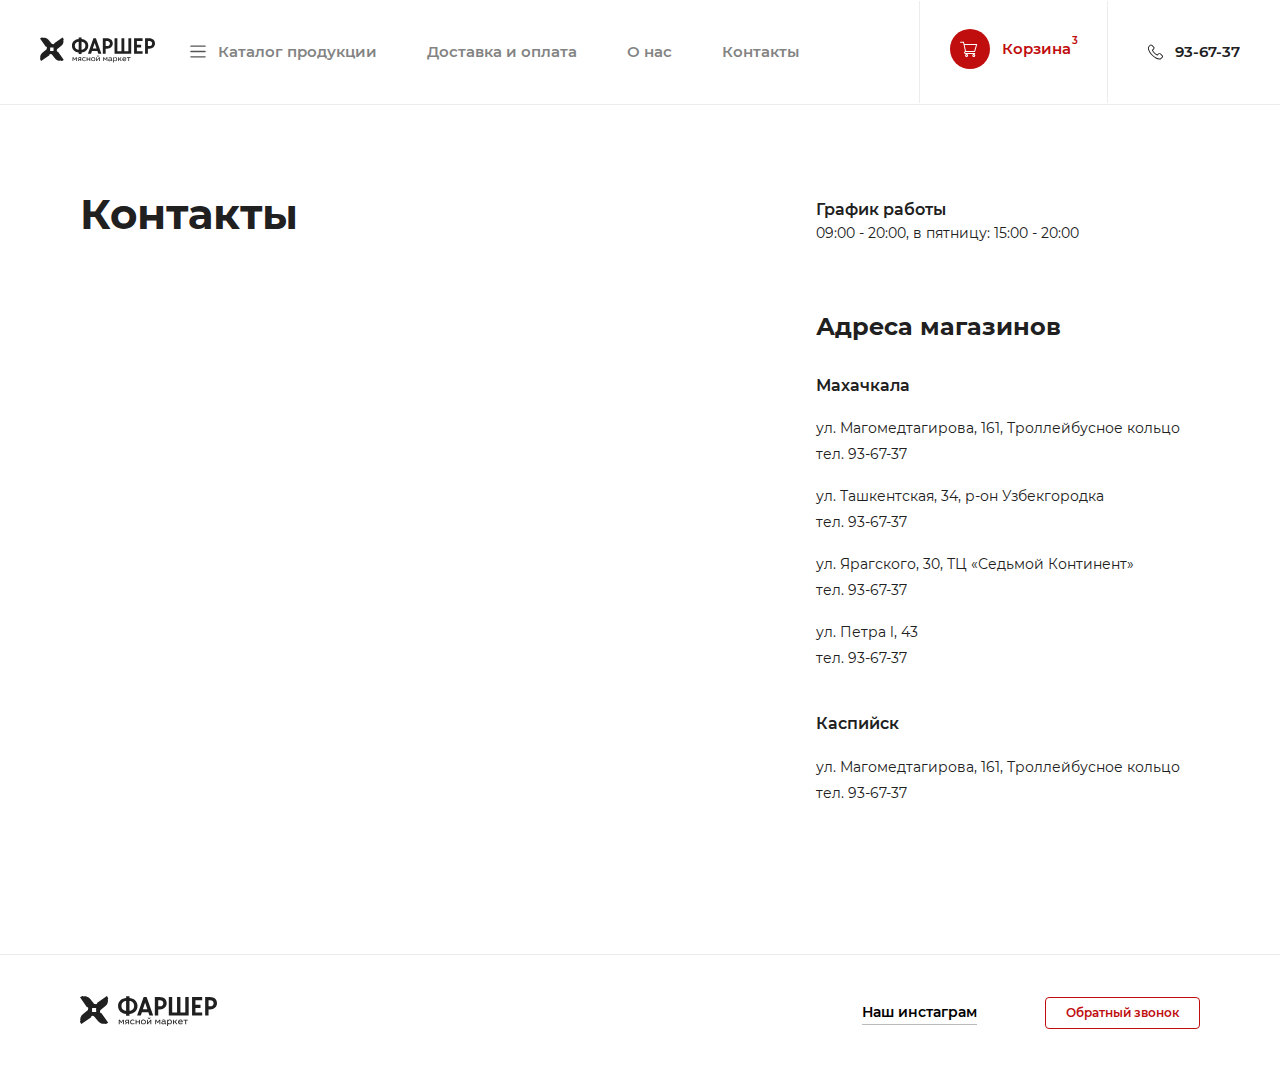
<file: contacts.html>
<!DOCTYPE html>
<html lang="ru">
<head>
	<meta charset="UTF-8">
	<title>Фаршер</title>
	<meta name="viewport" content="width=device-width, initial-scale=1">
	<meta name="format-detection" content="telephone=no">
	<link rel="shortcut icon" href="#">
	<link rel="stylesheet" href="libs/normalize.css">
	<link rel="stylesheet" href="css/style.css">
	<link rel="stylesheet" href="css/media.css">
</head>

<body>
	<header class="header">
		<div class="header_wrap flex">
			<div class="header_logo">
				<a href="index.html" class="header_logo_link">
					<svg width="137" height="30" viewBox="0 0 137 30" xmlns="http://www.w3.org/2000/svg">
						<path d="M49.483 17.9285V19.6299H46.0999V17.9285C41.7942 17.6648 38.0693 14.6916 38.0693 9.93194C38.0693 5.06168 41.9138 2.19481 46.0999 1.93109V0.22969H49.483V1.93109C53.6863 2.19481 57.5179 5.06168 57.5179 9.93194C57.5179 14.6916 53.7888 17.6648 49.483 17.9285ZM46.0999 5.10421C43.883 5.23607 41.4482 6.80561 41.4482 9.94896C41.4482 13.0923 43.883 14.6576 46.0999 14.7895V5.10421ZM54.1348 9.93194C54.1348 6.77159 51.7299 5.21906 49.483 5.0872V14.7724C51.7299 14.6406 54.1348 13.1136 54.1348 9.93194Z"
						 fill="currentColor" />
						<path d="M68.3592 16.2442H61.9091L60.8027 19.6129H57.1035L63.6604 1.0889H66.6164L73.1733 19.6129H69.4698L68.3592 16.2442ZM67.3554 13.2965L65.1341 6.61421L62.9129 13.2965H67.3554Z"
						 fill="currentColor" />
						<path d="M86.6886 7.29902C86.6886 10.6125 84.0445 13.5091 79.854 13.5091H78.2138V19.6129H74.8306V1.0889H79.4653C84.4674 1.0889 86.6886 3.98554 86.6886 7.29902ZM83.3055 7.29902C83.3055 5.37644 81.8788 4.245 80.0548 4.245H78.2308V10.353H80.0548C80.4709 10.3695 80.8862 10.3032 81.2763 10.1579C81.6664 10.0126 82.0234 9.79126 82.3265 9.50686C82.6296 9.22246 82.8727 8.8807 83.0415 8.50159C83.2104 8.12249 83.3016 7.71365 83.3098 7.29902H83.3055Z"
						 fill="currentColor" />
						<path d="M108.67 1.0889V19.6129H88.803V1.0889H92.1818V16.4568H97.0472V1.0889H100.426V16.4568H105.291V1.0889H108.67Z"
						 fill="currentColor" />
						<path d="M115.436 4.25351V8.77074H120.511V11.9311H115.436V16.4568H122.181V19.6129H112.053V1.0889H122.181V4.25351H115.436Z"
						 fill="currentColor" />
						<path d="M136.999 7.29902C136.999 10.6125 134.355 13.5091 130.165 13.5091H128.525V19.6129H125.171V1.0889H129.772C134.778 1.0889 136.999 3.98554 136.999 7.29902ZM133.616 7.29902C133.616 5.37644 132.19 4.245 130.366 4.245H128.542V10.353H130.366C130.781 10.3689 131.196 10.3022 131.586 10.1566C131.975 10.0111 132.332 9.78963 132.635 9.50529C132.937 9.22095 133.18 8.87939 133.348 8.50057C133.517 8.12175 133.608 7.71328 133.616 7.29902Z"
						 fill="currentColor" />
						<path d="M20.7865 17.2395L19.9322 15.9932C20.13 15.4017 20.2352 14.7833 20.244 14.1599L25.4297 9.98724C26.4173 9.19056 27.1609 8.13423 27.5761 6.93807C27.9914 5.74192 28.0617 4.45383 27.7791 3.21991L27.9585 3.09655C28.0652 3.02078 28.145 2.91324 28.1865 2.78942C28.2279 2.6656 28.2289 2.53187 28.1891 2.40749C27.9609 1.72889 27.6373 1.0859 27.228 0.497661L26.8607 0L16.9549 6.87792L17.3051 7.37559L16.0237 8.26457C15.4472 8.0748 14.8452 7.97298 14.2381 7.96257L10.0477 2.81157C9.24913 1.82738 8.1893 1.086 6.98868 0.671699C5.78805 0.257396 4.49479 0.186783 3.25588 0.467886L3.132 0.293492C3.05728 0.185651 2.94937 0.104928 2.82455 0.0634966C2.69972 0.0220652 2.56476 0.0221726 2.44 0.0638026C1.75797 0.287844 1.112 0.608748 0.522057 1.01659L0.0137376 1.36538L6.92944 11.2293L7.42922 10.8805L8.28354 12.1225C8.08562 12.7155 7.98045 13.3352 7.97171 13.96L2.80736 18.1327C1.81669 18.9264 1.06968 19.9811 0.651313 21.1767C0.23295 22.3724 0.160046 23.6609 0.440897 24.8958L0.26149 25.0191C0.153191 25.0935 0.0721241 25.201 0.0305166 25.3253C-0.0110909 25.4496 -0.010983 25.584 0.030824 25.7082C0.255514 26.3883 0.579343 27.0317 0.991932 27.618L1.3422 28.1157L11.2608 21.2378L10.9106 20.7401L12.192 19.8511C12.769 20.0388 13.3707 20.1406 13.9776 20.1531L18.168 25.3084C18.9677 26.291 20.0278 27.031 21.2282 27.4445C22.4286 27.8579 23.7213 27.9284 24.9598 27.6478L25.0837 27.8265C25.1598 27.9327 25.2678 28.0122 25.3921 28.0535C25.5165 28.0948 25.6508 28.0957 25.7757 28.0561C26.4572 27.8289 27.1029 27.5067 27.6936 27.0991L28.2062 26.7546L21.2863 16.8907L20.7865 17.2395ZM16.139 16.0783H12.0767V12.0374H16.139V16.0783Z"
						 fill="currentColor" />
						<path d="M41.3414 25.9464L42.8364 23.6878H43.8317V28.239H42.9774V24.8703H42.8962L41.5251 26.9162H41.0979L39.7353 24.8703H39.6456V28.239H38.7912V23.6835H39.8036L41.3414 25.9464Z"
						 fill="currentColor" />
						<path d="M48.1759 26.5674C47.7926 26.7454 47.377 26.8439 46.9543 26.8567L45.9163 28.239H44.8654L46.1469 26.6865C45.8438 26.605 45.5782 26.4217 45.3951 26.1676C45.2067 25.9114 45.1091 25.6003 45.1175 25.2829C45.1134 25.0589 45.1586 24.8368 45.2499 24.6321C45.3472 24.4314 45.4942 24.2587 45.677 24.1302C45.8683 23.9788 46.0874 23.8661 46.3221 23.7984C46.5996 23.7186 46.8875 23.6799 47.1764 23.6835H49.0815V28.239H48.2272L48.1759 26.5674ZM47.1892 24.4151C46.8697 24.3922 46.5516 24.4744 46.2836 24.6491C46.1849 24.722 46.1056 24.8179 46.0527 24.9284C45.9999 25.0389 45.975 25.1606 45.9803 25.2829C45.9715 25.4038 45.9931 25.5251 46.043 25.6357C46.093 25.7464 46.1698 25.8429 46.2665 25.9166C46.4879 26.0873 46.7647 26.1706 47.044 26.1506C47.4414 26.1556 47.8328 26.0527 48.1759 25.8528V24.4151H47.1892Z"
						 fill="currentColor" />
						<path d="M53.4086 24.4704C53.156 24.3767 52.888 24.3305 52.6184 24.3343C52.4097 24.3337 52.2027 24.3712 52.0075 24.4449C51.8153 24.512 51.6396 24.6191 51.4923 24.7592C51.3449 24.8994 51.2293 25.0692 51.1532 25.2573C51.0681 25.4696 51.026 25.6966 51.0293 25.9251C51.0083 26.3678 51.1616 26.8012 51.4565 27.1331C51.6088 27.2845 51.7913 27.4024 51.9921 27.4793C52.193 27.5562 52.4077 27.5904 52.6227 27.5798C52.8911 27.5775 53.1571 27.5285 53.4086 27.4351C53.6455 27.3386 53.8594 27.1937 54.0365 27.0098L54.5662 27.5542C54.3281 27.8265 54.0257 28.0355 53.6863 28.1625C52.9957 28.4078 52.2411 28.4078 51.5505 28.1625C51.2654 28.0492 51.0088 27.8749 50.7987 27.6521C50.5857 27.4398 50.4261 27.1804 50.3331 26.8949C50.2239 26.5979 50.169 26.2839 50.1708 25.9677C50.164 25.6298 50.231 25.2946 50.3672 24.9851C50.4731 24.7079 50.6361 24.4558 50.8457 24.245C51.0664 24.0343 51.328 23.8707 51.6146 23.7644C51.9183 23.6479 52.2416 23.5902 52.5671 23.5942C52.934 23.5862 53.2991 23.6468 53.6436 23.7729C53.949 23.878 54.2254 24.0528 54.4509 24.2833L53.9682 24.8533C53.8055 24.6942 53.6161 24.5646 53.4086 24.4704Z"
						 fill="currentColor" />
						<path d="M56.4842 25.5508H58.9617V23.6835H59.8502V28.239H58.9617V26.2994H56.4842V28.239H55.5957V23.6835H56.4842V25.5508Z"
						 fill="currentColor" />
						<path d="M64.4122 23.7558C64.706 23.8643 64.9748 24.0307 65.2025 24.245C65.4247 24.4596 65.5981 24.7193 65.7108 25.0064C65.8309 25.3142 65.8917 25.6417 65.8902 25.9719C65.8919 26.2961 65.828 26.6172 65.7023 26.9162C65.5833 27.2011 65.4091 27.4598 65.1897 27.6776C64.9643 27.8949 64.6969 28.0642 64.4037 28.1752C64.0861 28.2964 63.7485 28.357 63.4084 28.3539C63.061 28.362 62.7154 28.3013 62.3918 28.1752C62.0995 28.0702 61.832 27.9066 61.6058 27.6946C61.3827 27.4773 61.2094 27.2147 61.0975 26.9247C60.9774 26.6184 60.9166 26.2922 60.9181 25.9634C60.9174 25.6388 60.9782 25.317 61.0975 25.0149C61.2151 24.7237 61.3943 24.4611 61.6229 24.245C61.8433 24.0225 62.1102 23.8512 62.4046 23.7431C62.7254 23.6228 63.0656 23.5623 63.4084 23.5644C63.7523 23.5625 64.0933 23.6275 64.4122 23.7558ZM62.7335 24.4364C62.5465 24.515 62.3768 24.6291 62.2337 24.7724C62.0889 24.9231 61.9782 25.103 61.9091 25.2999C61.8287 25.5118 61.7896 25.737 61.7938 25.9634C61.7896 26.1913 61.8287 26.4179 61.9091 26.6312C61.9829 26.8233 62.0931 26.9995 62.2337 27.1502C62.3812 27.2931 62.5534 27.4084 62.742 27.4904C63.1744 27.6436 63.6467 27.6436 64.079 27.4904C64.2669 27.4093 64.4379 27.2939 64.5831 27.1502C64.7268 27.0026 64.8361 26.8255 64.9035 26.6312C64.9853 26.4181 65.0259 26.1915 65.0231 25.9634C65.0269 25.7394 64.9863 25.5168 64.9035 25.3084C64.8306 25.1181 64.7218 24.9434 64.5831 24.7937C64.4393 24.6422 64.2645 24.5233 64.0705 24.4449C63.8603 24.3599 63.6354 24.3165 63.4084 24.3173C63.1783 24.3187 62.9501 24.359 62.7335 24.4364Z"
						 fill="currentColor" />
						<path d="M70.4224 24.9724L67.7953 28.239H66.9795V23.6835H67.8338V27.0055L70.495 23.6835H71.281V28.239H70.4266L70.4224 24.9724ZM68.671 22.0247C68.7298 22.0826 68.8 22.1276 68.8772 22.1569C68.9545 22.1862 69.037 22.1991 69.1195 22.1948C69.2021 22.1999 69.2849 22.1874 69.3623 22.158C69.4396 22.1287 69.5098 22.0832 69.568 22.0247C69.6322 21.9657 69.6833 21.894 69.7179 21.8141C69.7525 21.7342 69.7698 21.648 69.7688 21.561H70.495C70.4892 21.7515 70.4472 21.9391 70.3711 22.114C70.3026 22.272 70.2056 22.4162 70.0849 22.5393C69.9594 22.6487 69.8146 22.7338 69.6577 22.7903C69.4914 22.8533 69.3145 22.8836 69.1366 22.8796C68.9574 22.8836 68.779 22.8533 68.6112 22.7903C68.4505 22.7423 68.304 22.6561 68.1841 22.5393C68.0568 22.4216 67.9588 22.276 67.8979 22.114C67.8222 21.9395 67.7844 21.7511 67.7868 21.561H68.4873C68.4839 21.6468 68.4984 21.7323 68.53 21.8122C68.5617 21.892 68.6097 21.9644 68.671 22.0247Z"
						 fill="currentColor" />
						<path d="M77.7866 25.9464L79.2816 23.6878H80.2812V28.239H79.4269V24.8703H79.3457L77.9745 26.9162H77.5474L76.1805 24.8703H76.0908V28.239H75.2578V23.6835H76.2702L77.7866 25.9464Z"
						 fill="currentColor" />
						<path d="M82.558 23.7006C82.8736 23.6134 83.2001 23.5718 83.5276 23.5772C84.0903 23.5293 84.6496 23.7017 85.0867 24.0578C85.257 24.2373 85.3888 24.4494 85.474 24.6812C85.5592 24.913 85.596 25.1597 85.5822 25.4062V27.0778C85.5694 27.2264 85.6037 27.3752 85.6805 27.5032C85.7136 27.5392 85.7538 27.5681 85.7987 27.5878C85.8435 27.6076 85.892 27.6179 85.9411 27.618C86.0053 27.6188 86.0691 27.6073 86.129 27.584L86.2102 28.2433C86.0669 28.3083 85.9104 28.3389 85.7531 28.3326C85.5498 28.3417 85.3495 28.2817 85.185 28.1625C85.0948 28.0895 85.0212 27.9983 84.9689 27.8949C84.9167 27.7915 84.8869 27.6783 84.8817 27.5627C84.6747 27.8314 84.404 28.0447 84.0939 28.1835C83.7838 28.3223 83.4439 28.3823 83.1047 28.3581C82.6443 28.3847 82.1896 28.2458 81.8232 27.9668C81.6643 27.8269 81.5397 27.6525 81.459 27.4571C81.3782 27.2617 81.3436 27.0505 81.3576 26.8396C81.3519 26.6286 81.3988 26.4194 81.4943 26.2308C81.5897 26.0423 81.7306 25.8802 81.9044 25.7593C82.3494 25.4764 82.8723 25.3395 83.3995 25.3679C83.6402 25.365 83.8807 25.3864 84.1171 25.4317C84.3263 25.4726 84.5331 25.5251 84.7365 25.5891V25.3424C84.7458 25.2051 84.7251 25.0674 84.6757 24.9388C84.6263 24.8103 84.5494 24.694 84.4503 24.598C84.192 24.4082 83.873 24.319 83.5532 24.3471C83.0114 24.3485 82.4785 24.4845 82.0026 24.7427L81.6524 24.1174C81.9303 23.9318 82.2359 23.7912 82.558 23.7006ZM83.4123 26.0613C83.0926 26.0332 82.7723 26.1077 82.4982 26.2739C82.4145 26.3442 82.3473 26.4318 82.3012 26.5306C82.2551 26.6294 82.2312 26.7371 82.2312 26.846C82.2312 26.955 82.2551 27.0626 82.3012 27.1614C82.3473 27.2602 82.4145 27.3478 82.4982 27.4181C82.7313 27.556 83.0006 27.6211 83.2713 27.6053C83.4651 27.6074 83.6581 27.5801 83.8437 27.5245C84.0095 27.4625 84.1672 27.3811 84.3136 27.282C84.4406 27.1816 84.5465 27.0573 84.6254 26.9162C84.7058 26.7751 84.7457 26.6147 84.7407 26.4526V26.2569C84.3182 26.1171 83.8745 26.0509 83.4294 26.0613H83.4123Z"
						 fill="currentColor" />
						<path d="M87.9572 24.513C88.1344 24.2047 88.3968 23.9537 88.7133 23.7899C89.0327 23.6419 89.382 23.5691 89.7342 23.5772C90.038 23.5742 90.3396 23.6291 90.6227 23.7388C90.8824 23.8453 91.1179 24.003 91.3147 24.2025C91.5014 24.4179 91.6462 24.666 91.7419 24.9341C91.8443 25.2486 91.8947 25.5775 91.8914 25.9081C91.9033 26.2706 91.8332 26.6311 91.6863 26.963C91.5686 27.2433 91.394 27.4965 91.1735 27.7065C90.953 27.9166 90.6913 28.0791 90.4049 28.1838C90.1185 28.2926 89.8143 28.3474 89.5078 28.3454C89.2412 28.3484 88.9754 28.3155 88.7176 28.2476C88.4695 28.1774 88.2354 28.0652 88.0256 27.9158V30H87.1713V23.6835H87.859L87.9572 24.513ZM89.448 27.5883C89.6688 27.5911 89.888 27.5506 90.093 27.4692C90.2812 27.3952 90.4505 27.2804 90.5885 27.1331C90.7284 26.9763 90.8371 26.7944 90.9089 26.5972C90.9914 26.3681 91.0305 26.1258 91.0242 25.8826C91.0244 25.671 90.9942 25.4604 90.9345 25.2573C90.8737 25.0753 90.7763 24.9074 90.6483 24.7639C90.5238 24.6265 90.3708 24.5176 90.1998 24.4449C90.0147 24.3619 89.8133 24.3212 89.6104 24.3258C89.2593 24.3175 88.9153 24.4252 88.6322 24.6321C88.3612 24.8575 88.1562 25.1513 88.0384 25.4828V27.1076C88.4351 27.4311 88.9354 27.6017 89.448 27.5883Z"
						 fill="currentColor" />
						<path d="M93.8777 25.4785L94.732 25.3977L96.1459 23.6963H97.2309L95.4752 25.7507L97.4487 28.2518H96.3808L94.7832 26.2059H93.8777V28.2518H93.0234V23.6835H93.8777V25.4785Z"
						 fill="currentColor" />
						<path d="M99.4948 27.2225C99.8149 27.4666 100.211 27.5901 100.614 27.5712C100.903 27.5708 101.19 27.5307 101.468 27.4522C101.737 27.3633 101.99 27.2342 102.22 27.0693L102.617 27.6861C102.336 27.9104 102.018 28.0859 101.678 28.205C101.327 28.2988 100.965 28.346 100.601 28.3454C100.248 28.3522 99.897 28.2975 99.5632 28.1838C99.2742 28.0836 99.0103 27.9227 98.7892 27.7121C98.5681 27.5015 98.395 27.246 98.2817 26.963C98.1649 26.6458 98.1084 26.3097 98.1151 25.9719C98.1115 25.6443 98.1724 25.3192 98.2945 25.0149C98.4062 24.7246 98.5781 24.4609 98.7989 24.2411C99.0197 24.0212 99.2844 23.8501 99.576 23.7388C99.8997 23.6186 100.243 23.558 100.588 23.5602C100.889 23.5578 101.187 23.6097 101.468 23.7133C101.724 23.8033 101.955 23.9486 102.147 24.1387C102.335 24.329 102.481 24.5565 102.575 24.8065C102.683 25.0771 102.738 25.3659 102.737 25.6572C102.737 25.755 102.737 25.8443 102.737 25.9422C102.728 26.0325 102.712 26.122 102.69 26.2101H99.0036C99.0134 26.403 99.062 26.5919 99.1464 26.7658C99.2307 26.9396 99.3492 27.0949 99.4948 27.2225ZM101.541 24.6704C101.409 24.5515 101.254 24.4608 101.086 24.4038C100.918 24.3467 100.74 24.3245 100.563 24.3386C100.194 24.3275 99.833 24.4448 99.5418 24.6704C99.2779 24.9003 99.1064 25.2176 99.0591 25.5636H101.891C101.895 25.2318 101.77 24.9114 101.541 24.6704Z"
						 fill="currentColor" />
						<path d="M107.82 24.4364H106.133V28.239H105.253V24.4364H103.544V23.6835H107.816L107.82 24.4364Z" fill="currentColor" />
					</svg>
				</a>
				<span class="menu_mobile flex">
					<span class="menu_mobile_line"></span>
				</span>
			</div>
			<div class="container header_items flex">
				<ul class="header_nav flex">
					<li class="nav_li flex">
						<a href="catalog.html" class="header_nav_link header_menu flex">
							<svg width="16" height="12" viewBox="0 0 18 14" xmlns="http://www.w3.org/2000/svg">
								<path d="M1 0.25C0.585786 0.25 0.25 0.585786 0.25 1C0.25 1.41421 0.585786 1.75 1 1.75V0.25ZM17 1.75C17.4142 1.75 17.75 1.41421 17.75 1C17.75 0.585786 17.4142 0.25 17 0.25V1.75ZM1 6.25C0.585786 6.25 0.25 6.58579 0.25 7C0.25 7.41421 0.585786 7.75 1 7.75V6.25ZM17 7.75C17.4142 7.75 17.75 7.41421 17.75 7C17.75 6.58579 17.4142 6.25 17 6.25V7.75ZM1 12.25C0.585786 12.25 0.25 12.5858 0.25 13C0.25 13.4142 0.585786 13.75 1 13.75V12.25ZM17 13.75C17.4142 13.75 17.75 13.4142 17.75 13C17.75 12.5858 17.4142 12.25 17 12.25V13.75ZM1 1.75H17V0.25H1V1.75ZM1 7.75H17V6.25H1V7.75ZM1 13.75H17V12.25H1V13.75Z"
								 fill="currentColor" />
							</svg>
							Каталог продукции
						</a>
						<div class="submenu">
							<div class="container submenu_blocks flex">
									<div class="submenu_block">
										<div class="submenu_row">
											<a href="catalog.html" class="submenu_nav_title">
												<span class="submenu_block_icon">
													<svg width="26" height="20" viewBox="0 0 50 39" xmlns="http://www.w3.org/2000/svg">
														<path d="M8.33317 8.47849H6.66652V10.1742H8.33317V8.47849Z" fill="currentColor" />
														<path d="M49.9404 27.6638L48.673 24.4413C48.4772 23.9427 48.4405 23.4036 48.5663 22.8855L49.9738 17.1627C49.9905 17.0958 49.9988 17.0262 49.9988 16.9567V14.4132H48.3322V16.8524L46.948 22.4743C46.7364 23.3433 46.7972 24.2411 47.1247 25.0712L48.278 28.0046L45.2314 37.3043H43.4972L44.9838 28.9779C45.0338 28.7041 44.9472 28.4234 44.7538 28.2267L40.3865 23.7833C39.5981 22.983 39.1641 21.9164 39.1648 20.7803V18.6523H37.4982V20.7803C37.4973 22.37 38.1057 23.863 39.209 24.9838L43.2672 29.1126L41.6788 38.0012C41.6338 38.2488 41.7005 38.5023 41.8588 38.6956C42.0171 38.888 42.2513 38.9999 42.4988 38.9999H45.832C46.1912 38.9999 46.5096 38.7667 46.6237 38.4209L49.9569 28.247C50.0195 28.0564 50.0138 27.8503 49.9404 27.6638Z"
														fill="currentColor" />
														<path d="M42.4989 4.23939H11.5613C11.1897 2.77859 9.88305 1.69593 8.33309 1.69593H2.84495L1.42242 0.248747C1.18405 0.00542952 0.824979 -0.0666021 0.514147 0.0647436C0.203315 0.196189 0 0.505676 0 0.848148V1.78923C0 4.07496 1.82827 5.93506 4.0749 5.93506H5.06569L0.608285 12.4115C-0.140036 13.5043 -0.200874 14.9559 0.463269 16.1259C1.09655 17.1874 2.28158 17.8215 3.44981 17.8055H9.05719C9.35054 17.8088 9.623 17.9708 9.81303 18.2972L14.9996 25.7063V38.1522C14.9996 38.6211 15.3729 39 15.8329 39H19.1661C19.5595 39 19.8986 38.7211 19.9811 38.3303L22.3403 27.1306H41.6656V25.4349H21.6661C21.2728 25.4349 20.9336 25.7138 20.8511 26.1047L18.492 37.3043H16.6662V25.4349C16.6662 25.2586 16.612 25.0865 16.5112 24.9432L11.213 17.3807C10.773 16.6059 9.95385 16.1191 9.06637 16.109H3.43321C2.81155 16.137 2.21244 15.7911 1.89663 15.2612C1.56412 14.6745 1.59498 13.936 1.97417 13.3824L7.34903 5.57401C7.52735 5.3146 7.54903 4.9763 7.40567 4.69562C7.26232 4.41584 6.97736 4.23949 6.66653 4.23949H4.0749C3.32404 4.23949 2.65325 3.88847 2.21078 3.33915C2.30248 3.37392 2.39994 3.3917 2.49994 3.3917H8.33309C9.25221 3.3917 9.99975 4.15216 9.99975 5.08738C9.99975 5.55533 10.3731 5.93516 10.833 5.93516H42.4989C45.7147 5.93516 48.3321 8.59735 48.3321 11.8699V14.5235H49.9987V11.8699C49.9987 7.66292 46.6347 4.23939 42.4989 4.23939Z"
														fill="currentColor" />
														<path d="M48.3321 12.7177L48.3322 14.4132C48.3322 15.3483 47.5846 16.109 46.6654 16.109C45.7462 16.109 44.9987 15.3485 44.9987 14.4133V13.5655C44.9987 11.6952 43.5037 10.1743 41.6655 10.1743H39.1656V11.87H41.6655C42.5846 11.87 43.3322 12.6304 43.3322 13.5656V14.4134C43.3322 16.2838 44.8272 17.8047 46.6654 17.8047C48.5036 17.8047 49.9988 16.2836 49.9988 14.4132L49.9987 12.7176L48.3321 12.7177Z"
													fill="currentColor" />
												</svg>
											</span>
											Говядина</a>
											<div class="submenu_toggle">
												<span></span>
											</div>
										</div>
									<ul class="submenu_item">
										<li><a href="catalog.html" class="submenu_nav_link">Мякоть</a></li>
										<li><a href="catalog.html" class="submenu_nav_link">Мякоть на кости</a></li>
										<li><a href="catalog.html" class="submenu_nav_link">Стейки</a></li>
										<li><a href="catalog.html" class="submenu_nav_link">Фарш</a></li>
									</ul>
								</div>
								<div class="submenu_block">
									<div class="submenu_row">
										<a href="catalog.html" class="submenu_nav_title">
											<span class="submenu_block_icon">
												<svg width="30" height="20" viewBox="0 0 50 34" xmlns="http://www.w3.org/2000/svg">
													<path d="M49.7557 14.8091L45.8248 10.9907C45.6407 7.13183 42.3498 4.04839 38.3332 4.04839H19.7057C18.5057 1.70811 15.935 0.000853511 13.5083 0.000853511H7.55248C6.81332 -0.016127 6.08002 0.221032 5.46665 0.643554L1.49919 3.38776C0.553392 4.04346 -0.00744482 5.10878 7.46667e-05 6.23319C7.46667e-05 8.15257 1.60759 9.71402 3.58336 9.71402H9.16663C11.4641 9.71402 13.3333 7.89833 13.3333 5.66648H11.6666C11.6666 7.00538 10.5449 8.09498 9.16663 8.09498H3.58336C2.52672 8.09498 1.66667 7.25962 1.66667 6.22826C1.66247 5.62521 1.96169 5.05689 2.46666 4.70798L6.43334 1.96377C6.76088 1.7379 7.13246 1.58166 7.55003 1.6197H13.5083C15.4316 1.6197 17.5766 3.17394 18.3925 5.15801C18.5191 5.46565 18.8258 5.66714 19.1666 5.66714H38.3332C41.549 5.66714 44.1664 8.20901 44.1664 11.3336C44.1664 11.5481 44.2548 11.7538 44.4106 11.9052L47.903 15.2978C47.1822 15.6969 45.9889 16.0045 44.7556 14.808L43.5773 15.9526C44.5831 16.9297 45.6247 17.2778 46.5798 17.2778C47.944 17.2778 49.1265 16.5638 49.7557 15.9534C50.0814 15.6373 50.0814 15.1257 49.7557 14.8091Z"
													fill="currentColor" />
													<path d="M8.33333 3.23818H6.66664V4.85722H8.33333V3.23818Z" fill="currentColor" />
													<path d="M16 22.99L13.5 26.2279C13.3917 26.3679 13.3333 26.5379 13.3333 26.7136V32.3801H11.6666V23.0061C11.6666 22.6766 11.4608 22.3795 11.1458 22.2557C8.93001 21.3855 7.49916 19.3221 7.50003 16.9996V8.90463H5.83334V16.9996C5.83246 19.7997 7.45003 22.3059 10 23.5298V33.1904C10 33.6381 10.3734 33.9999 10.8333 33.9999H14.1666C14.6266 33.9999 14.9999 33.6372 14.9999 33.1904V26.984L17.3332 23.9605L16 22.99Z"
													fill="currentColor" />
													<path d="M46.6656 19.429V16.191H44.999V19.429C44.999 20.7679 43.8773 21.8575 42.499 21.8575C42.1407 21.8575 41.8223 22.0809 41.7089 22.4112C41.5956 22.7415 41.7122 23.1058 41.9997 23.3146L44.9997 25.5002V32.381H43.333V26.7145C43.333 26.2668 42.9606 25.905 42.4997 25.905H40.8331C38.0756 25.905 35.8331 23.7267 35.8331 21.048V17.0005H34.1664V21.048C34.1664 24.6188 37.1572 27.5241 40.8331 27.5241H41.6664V33.1905C41.6664 33.6382 42.0388 34 42.4996 34H45.8329C46.2938 34 46.6662 33.6373 46.6646 33.1905V25.0955C46.6646 24.8406 46.5412 24.6002 46.3313 24.4479L44.3912 23.0345C45.7407 22.3634 46.6656 20.9986 46.6656 19.429Z"
													fill="currentColor" />
													<path d="M19.1666 22.667C16.8691 22.667 14.9999 20.8513 14.9999 18.6194V17.0004H13.3332V18.6194C13.3332 21.7433 15.9499 24.2859 19.1665 24.2859H34.9997V22.6669L19.1666 22.667Z"
													fill="currentColor" />
													<path d="M14.1666 3.23894V5.52904C13.1966 5.19474 12.4999 4.29458 12.4999 3.23894H10.8332C10.8332 5.4707 12.7024 7.28648 14.9999 7.28648C15.4599 7.28648 15.8332 6.92382 15.8332 6.47701V3.23904L14.1666 3.23894Z"
													fill="currentColor" />
												</svg>
											</span>
											Баранина
										</a>
										<div class="submenu_toggle">
											<span></span>
										</div>
									</div>
									<ul class="submenu_item">
										<li><a href="catalog.html" class="submenu_nav_link">Мякоть</a></li>
										<li><a href="catalog.html" class="submenu_nav_link">Мякоть на кости</a></li>
										<li><a href="catalog.html" class="submenu_nav_link">Стейки</a></li>
										<li><a href="catalog.html" class="submenu_nav_link">Фарш</a></li>
									</ul>
								</div>
								<div class="submenu_block">
									<div class="submenu_row">
										<a href="catalog.html" class="submenu_nav_title">
											<span class="submenu_block_icon">
												<svg width="23" height="20" viewBox="0 0 40 36" xmlns="http://www.w3.org/2000/svg">
													<path d="M5.70002 3.45247C5.514 3.32915 5.27736 3.30783 5.07072 3.39647L0.404094 5.39591C0.158782 5.50056 0.000110973 5.74182 0.000110973 6.00839C0.000110973 6.27495 0.158782 6.51621 0.404094 6.62087L5.07072 8.62031C5.15471 8.65631 5.24408 8.67428 5.33338 8.67428C5.46205 8.67428 5.59002 8.63694 5.70002 8.56431C5.88736 8.44098 6.00002 8.23174 6.00002 8.00782V4.00896C6.00002 3.78504 5.88736 3.5758 5.70002 3.45247ZM4.66674 6.99686L2.3594 6.00847L4.66674 5.01945V6.99686Z"
													fill="currentColor" />
													<path d="M10 3.34248C8.89734 3.34248 8 4.23957 8 5.34191C8 6.44426 8.89734 7.34135 10 7.34135C11.1026 7.34135 12 6.44426 12 5.34191C12 4.23957 11.1027 3.34248 10 3.34248ZM10 6.00844C9.63265 6.00844 9.33336 5.70923 9.33336 5.34199C9.33336 4.97475 9.63265 4.67554 10 4.67554C10.3673 4.67554 10.6666 4.97475 10.6666 5.34199C10.6666 5.70923 10.3673 6.00844 10 6.00844Z"
													fill="currentColor" />
													<path d="M18.6667 30.0017H17.3333V35.3335H18.6667V30.0017Z" fill="currentColor" />
													<path d="M25.3333 34.667H14.6667V36H25.3333V34.667Z" fill="currentColor" />
													<path d="M22.6667 30.0017H21.3333V35.3335H22.6667V30.0017Z" fill="currentColor" />
													<path d="M20 32.0011H18V33.3341H20V32.0011Z" fill="currentColor" />
													<path d="M24 32.0011H22V33.3341H24V32.0011Z" fill="currentColor" />
													<path d="M5.66806 7.43133C5.46275 7.31207 5.20877 7.31137 5.00205 7.43L1.50675 9.43014C0.59206 9.95796 0.0147179 10.9417 0.000108571 12.0068V12.3146C-0.00661016 13.1157 0.298702 13.8708 0.860731 14.4427C1.42276 15.0139 2.17338 15.3325 2.98002 15.3391H3.00002C4.65471 15.3391 6.00001 13.9942 6.00001 12.3399L6.00002 8.00782C6.00002 7.77063 5.87337 7.55067 5.66806 7.43133ZM4.66674 12.3399C4.66674 13.2591 3.9194 14.0061 3.0001 14.0061V14.6726L2.98612 14.0061C2.54081 14.0021 2.12409 13.8255 1.81143 13.5083C1.4994 13.191 1.3294 12.7711 1.33346 12.3207V12.016C1.34143 11.4275 1.66346 10.879 2.17143 10.5858L4.66674 9.15749V12.3399Z"
													fill="currentColor" />
													<path d="M39.9999 0.67662V0.0101682H33.9999C33.9992 0.0101682 33.9992 0.0101682 33.9979 0.0101682C29.2886 0.0101682 24.9359 2.75736 22.9119 7.00819L19.9999 13.1225L15.3473 3.35984C14.4887 1.47108 12.6713 0.188711 10.5887 0.0114958C9.09867 -0.0831649 7.66938 0.409352 6.55337 1.39376C5.43736 2.37879 4.77134 3.73911 4.67806 5.22268C4.67009 5.34194 4.66673 5.46191 4.66673 5.58187V15.673C4.67142 23.9367 11.3994 30.6641 19.6667 30.668C27.7014 30.668 34.2233 23.5087 34.6453 17.3039C37.6513 16.9813 40 14.43 40 11.3402V10.6738H37.7673C39.128 9.5734 40 7.89059 40 6.00847V5.34202H37.7673C39.128 4.24163 39.9999 2.55874 39.9999 0.67662ZM38.6193 6.67492C38.2946 8.93295 36.3473 10.6738 33.9999 10.6738V12.0068H38.6193C38.2946 14.2648 36.3473 16.0056 33.9999 16.0056H33.3333V16.6721C33.3333 22.3725 27.0267 29.3351 19.6667 29.3351C12.1347 29.3312 6.00337 23.2022 6.00009 15.6724V5.58187C6.00009 5.49057 6.00274 5.39989 6.00876 5.30726C6.07946 4.17688 6.5861 3.14256 7.4354 2.3934C8.21805 1.70359 9.20406 1.33237 10.2267 1.33237C10.3141 1.33237 10.402 1.33503 10.4907 1.34034C12.078 1.47561 13.4741 2.46072 14.1387 3.92226L20.0007 16.2221L24.116 7.58123C25.9207 3.7916 29.7993 1.34299 33.998 1.34299C33.9987 1.34299 33.9993 1.34299 34 1.34299H38.6194C38.2947 3.60103 36.3474 5.34186 34 5.34186V6.67484L38.6193 6.67492Z"
													fill="currentColor" />
													<path d="M22 16.0056V17.3386H29.8346C29.22 19.282 27.3907 20.6684 25.2986 20.671L25.286 22.004C25.2907 22.004 25.2947 22.004 25.3 22.004H27.1679C26.5532 23.9495 24.7206 25.3364 22.6259 25.3364C22.6239 25.3364 22.6219 25.3364 22.6199 25.3364H19.9999C15.2212 25.3364 11.3333 21.4495 11.3333 16.6722V16.0058H9.99992V16.6722C9.99992 22.1846 14.4859 26.6694 19.9999 26.6694H22.6192C22.6218 26.6694 22.6239 26.6694 22.6265 26.6694C25.6439 26.6694 28.2378 24.418 28.6599 21.4309L28.7299 20.933C30.1006 19.9913 31.0806 18.5031 31.3265 16.7656L31.4339 16.0058L22 16.0056Z"
													fill="currentColor" />
												</svg>
											</span>
											Курятина
										</a>
										<div class="submenu_toggle">
											<span></span>
										</div>
									</div>
									<ul class="submenu_item">
										<li><a href="catalog.html" class="submenu_nav_link">Мякоть</a></li>
										<li><a href="catalog.html" class="submenu_nav_link">Мякоть на кости</a></li>
										<li><a href="catalog.html" class="submenu_nav_link">Стейки</a></li>
										<li><a href="catalog.html" class="submenu_nav_link">Фарш</a></li>
									</ul>
								</div>
							</div>
						</div>
					</li>
					<li class="nav_li flex"><a href="#0" class="header_nav_link flex">Доставка и оплата</a></li>
					<li class="nav_li flex"><a href="#0" class="header_nav_link flex">О нас</a></li>
					<li class="nav_li header_call_us flex">
						<a href="contacts.html" class="header_nav_link flex">Контакты</a>
						<a href="tel:89272314641" class="call_us_phone">Позвонить нам</a>
					</li>
				</ul>
				<div class="header_cart">
					<a href="cart.html" class="header_cart_link flex">
						<span class="header_cart_wrap flex">
						<svg width="20" height="20" viewBox="0 0 21 21" xmlns="http://www.w3.org/2000/svg">
							<path
								d="M5.86528 13.6668L5.86819 13.6667H15.3422C15.5802 13.6667 15.7895 13.5088 15.8549 13.2799L17.9883 5.81319C18.0343 5.65222 18.002 5.47917 17.9013 5.34556C17.8005 5.21194 17.6429 5.13333 17.4755 5.13333H4.63528L4.25403 3.41764C4.19972 3.17361 3.98333 3 3.73333 3H0.533333C0.23875 3 0 3.23875 0 3.53333C0 3.82792 0.23875 4.06667 0.533333 4.06667H3.30556C3.37306 4.37069 5.13 12.2771 5.23111 12.7319C4.6643 12.9783 4.26667 13.5435 4.26667 14.2C4.26667 15.0822 4.98444 15.8 5.86667 15.8H15.5378C15.8324 15.8 16.0711 15.5613 16.0711 15.2667C16.0711 14.9721 15.8324 14.7333 15.5378 14.7333H5.86667C5.57264 14.7333 5.33333 14.494 5.33333 14.2C5.33333 13.9064 5.5718 13.6675 5.86528 13.6668ZM16.7684 6.2L14.9398 12.6H6.29444L4.87222 6.2H16.7684Z"
								fill="currentColor" />
							<path
								d="M5.33398 17.3998C5.33398 18.282 6.05176 18.9998 6.93398 18.9998C7.81621 18.9998 8.53398 18.282 8.53398 17.3998C8.53398 16.5176 7.81621 15.7998 6.93398 15.7998C6.05176 15.7998 5.33398 16.5176 5.33398 17.3998ZM6.93398 16.8665C7.22801 16.8665 7.46732 17.1058 7.46732 17.3998C7.46732 17.6938 7.22801 17.9331 6.93398 17.9331C6.63996 17.9331 6.40065 17.6938 6.40065 17.3998C6.40065 17.1058 6.63996 16.8665 6.93398 16.8665Z"
								fill="currentColor" />
							<path
								d="M12.8711 17.3998C12.8711 18.282 13.5889 18.9998 14.4711 18.9998C15.3533 18.9998 16.0711 18.282 16.0711 17.3998C16.0711 16.5176 15.3533 15.7998 14.4711 15.7998C13.5889 15.7998 12.8711 16.5176 12.8711 17.3998ZM14.4711 16.8665C14.7651 16.8665 15.0044 17.1058 15.0044 17.3998C15.0044 17.6938 14.7651 17.9331 14.4711 17.9331C14.1771 17.9331 13.9378 17.6938 13.9378 17.3998C13.9378 17.1058 14.1771 16.8665 14.4711 16.8665Z"
								fill="currentColor" />
						</svg>
						</span>
						Корзина
						<sup class="header_cart_sup">3</sup>
					</a>
					<div id="cart_popup_hidden">
						<div class="cart_popup">
							<div class="cart_popup_block flex">
								<div class="cart_popup_img">
									<img src="img/products/1.png" alt="Фарш">
								</div>
								<div class="cart_popup_name">
									<div class="cart_popup_title">Стейк Ти-бон</div>
									<div class="cart_popup_text">В маринаде</div>
								</div>
								<div class="cart_popup_info">
									<div class="cart_popup_price">1 720 ₽</div>
									<div class="cart_popup_number">x3 кг</div>
								</div>
								<div class="popup_block_close">
									<svg width="12" height="12" viewBox="0 0 16 16" xmlns="http://www.w3.org/2000/svg">
										<path d="M2 2L14 14" stroke="currentColor" stroke-width="1.5" stroke-linecap="round" />
										<path d="M2 14L14 2.00001" stroke="currentColor" stroke-width="1.5" stroke-linecap="round" />
									</svg>
								</div>
							</div>
							<div class="cart_popup_block flex">
								<div class="cart_popup_img">
									<img src="img/products/1.png" alt="Фарш">
								</div>
								<div class="cart_popup_name">
									<div class="cart_popup_title">Стейк Ти-бон</div>
									<div class="cart_popup_text">В маринаде</div>
								</div>
								<div class="cart_popup_info">
									<div class="cart_popup_price">1 720 ₽</div>
									<div class="cart_popup_number">x3 кг</div>
								</div>
								<div class="popup_block_close">
									<svg width="12" height="12" viewBox="0 0 16 16" xmlns="http://www.w3.org/2000/svg">
										<path d="M2 2L14 14" stroke="currentColor" stroke-width="1.5" stroke-linecap="round" />
										<path d="M2 14L14 2.00001" stroke="currentColor" stroke-width="1.5" stroke-linecap="round" />
									</svg>
								</div>
							</div>
							<div class="cart_popup_block flex">
								<div class="cart_popup_img">
									<img src="img/products/1.png" alt="Фарш">
								</div>
								<div class="cart_popup_name">
									<div class="cart_popup_title">Стейк Ти-бон</div>
									<div class="cart_popup_text">В маринаде</div>
								</div>
								<div class="cart_popup_info">
									<div class="cart_popup_price">1 720 ₽</div>
									<div class="cart_popup_number">x3 кг</div>
								</div>
								<div class="popup_block_close">
									<svg width="12" height="12" viewBox="0 0 16 16" xmlns="http://www.w3.org/2000/svg">
										<path d="M2 2L14 14" stroke="currentColor" stroke-width="1.5" stroke-linecap="round" />
										<path d="M2 14L14 2.00001" stroke="currentColor" stroke-width="1.5" stroke-linecap="round" />
									</svg>
								</div>
							</div>
							<div class="cart_popup_footer flex">
								<div class="cart_popup_summ">
									Итого:
									<span class="cart_all_summ">529 ₽</span>
								</div>
								<a href="cart.html" class="popup_get">Оформить заказ</a>
							</div>
						</div>
					</div>
				</div>
			</div>
			<div class="header_phone">
				<a class="header_phone_number flex" href="tel:89272314641">
					<svg width="16" height="16" viewBox="0 0 17 16" xmlns="http://www.w3.org/2000/svg">
						<path d="M14.4673 9.53763C14.1181 9.17563 13.6969 8.98208 13.2505 8.98208C12.8076 8.98208 12.3828 9.17204 12.0192 9.53405L10.8815 10.6631C10.7879 10.6129 10.6943 10.5663 10.6043 10.5197C10.4747 10.4552 10.3523 10.3943 10.2479 10.3297C9.18223 9.65591 8.21377 8.77778 7.28492 7.64158C6.83489 7.07527 6.53247 6.59857 6.31286 6.1147C6.60808 5.84588 6.8817 5.56631 7.14811 5.29749C7.24892 5.19713 7.34972 5.09319 7.45053 4.99283C8.20657 4.24014 8.20657 3.26523 7.45053 2.51254L6.46767 1.53405C6.35606 1.42294 6.24086 1.30824 6.13285 1.19355C5.91684 0.971326 5.69002 0.741935 5.45601 0.526882C5.10679 0.182796 4.68917 0 4.24994 0C3.81071 0 3.38589 0.182796 3.02587 0.526882C3.02227 0.530466 3.02227 0.530466 3.01867 0.53405L1.7946 1.76344C1.33377 2.22222 1.07095 2.78136 1.01335 3.43011C0.926944 4.4767 1.23656 5.45161 1.47418 6.08961C2.05741 7.65591 2.92866 9.10753 4.22834 10.6631C5.80523 12.5376 7.70254 14.0179 9.86987 15.0609C10.6979 15.4516 11.8032 15.914 13.0381 15.9928C13.1137 15.9964 13.1929 16 13.2649 16C14.0965 16 14.795 15.7025 15.3422 15.1111C15.3458 15.1039 15.353 15.1004 15.3566 15.0932C15.5438 14.8674 15.7598 14.6631 15.9866 14.4444C16.1414 14.2975 16.2999 14.1434 16.4547 13.9821C16.8111 13.6129 16.9983 13.1828 16.9983 12.7419C16.9983 12.2975 16.8075 11.871 16.4439 11.5125L14.4673 9.53763ZM15.7562 13.3118C15.7526 13.3154 15.7526 13.3118 15.7562 13.3118C15.6158 13.4624 15.4718 13.5986 15.317 13.7491C15.083 13.9713 14.8454 14.2043 14.6222 14.466C14.2585 14.853 13.8301 15.0358 13.2685 15.0358C13.2145 15.0358 13.1569 15.0358 13.1029 15.0323C12.0336 14.9642 11.0399 14.5484 10.2947 14.1935C8.25698 13.2115 6.46767 11.8172 4.98078 10.0502C3.75311 8.57706 2.93226 7.21505 2.38863 5.75269C2.05381 4.86022 1.9314 4.16487 1.98541 3.50896C2.02141 3.08961 2.18342 2.74194 2.48224 2.44444L3.70991 1.22222C3.88632 1.05735 4.07353 0.967742 4.25714 0.967742C4.48395 0.967742 4.66756 1.10394 4.78277 1.21864C4.78637 1.22222 4.78997 1.22581 4.79357 1.22939C5.01318 1.43369 5.222 1.64516 5.44161 1.87097C5.55322 1.98566 5.66842 2.10036 5.78363 2.21864L6.76649 3.19713C7.14811 3.57706 7.14811 3.92832 6.76649 4.30824C6.66208 4.41219 6.56128 4.51613 6.45687 4.61649C6.15445 4.92473 5.86644 5.21147 5.55322 5.49104C5.54602 5.49821 5.53882 5.50179 5.53522 5.50896C5.2256 5.8172 5.2832 6.11828 5.348 6.32258C5.3516 6.33333 5.35521 6.34409 5.35881 6.35484C5.61442 6.97133 5.97444 7.55197 6.52167 8.24373L6.52527 8.24731C7.51893 9.46595 8.56659 10.4158 9.72226 11.1434C9.86987 11.2366 10.0211 11.3118 10.1651 11.3835C10.2947 11.448 10.4171 11.509 10.5215 11.5735C10.5359 11.5806 10.5503 11.5914 10.5647 11.5986C10.6871 11.6595 10.8023 11.6882 10.9211 11.6882C11.22 11.6882 11.4072 11.5018 11.4684 11.4409L12.6996 10.2151C12.822 10.0932 13.0165 9.94624 13.2433 9.94624C13.4665 9.94624 13.6501 10.086 13.7617 10.2079C13.7653 10.2115 13.7653 10.2115 13.7689 10.2151L15.7526 12.19C16.1234 12.5556 16.1234 12.9319 15.7562 13.3118Z"
						 fill="currentColor" />
					</svg>
					93-67-37
				</a>
			</div>
		</div>
	</header>
	<a href="cart.html" class="cart_mobile">
		<svg width="29" height="25" viewBox="0 0 19 16" xmlns="http://www.w3.org/2000/svg">
			<path d="M5.86467 10.6668L5.86759 10.6667H15.3422C15.5802 10.6667 15.7896 10.5088 15.855 10.2799L17.9884 2.81319C18.0344 2.65222 18.0022 2.47917 17.9015 2.34556C17.8007 2.21194 17.643 2.13333 17.4756 2.13333H4.63459L4.25332 0.417639C4.19901 0.173611 3.98261 0 3.73259 0H0.53239C0.237789 0 -0.000976562 0.23875 -0.000976562 0.533333C-0.000976562 0.827917 0.237789 1.06667 0.53239 1.06667H3.30479C3.37229 1.37069 5.12935 9.27708 5.23046 9.73195C4.66362 9.97833 4.26596 10.5435 4.26596 11.2C4.26596 12.0822 4.98378 12.8 5.86606 12.8H15.5378C15.8324 12.8 16.0712 12.5613 16.0712 12.2667C16.0712 11.9721 15.8324 11.7333 15.5378 11.7333H5.86606C5.57201 11.7333 5.33269 11.494 5.33269 11.2C5.33269 10.9064 5.57118 10.6675 5.86467 10.6668ZM16.7685 3.2L14.9398 9.6H6.29387L4.87155 3.2H16.7685Z"
			 fill="currentColor" />
			<path d="M5.33252 14.4C5.33252 15.2823 6.05034 16 6.93262 16C7.8149 16 8.53272 15.2823 8.53272 14.4C8.53272 13.5178 7.8149 12.8 6.93262 12.8C6.05034 12.8 5.33252 13.5178 5.33252 14.4ZM6.93262 13.8667C7.22667 13.8667 7.46599 14.106 7.46599 14.4C7.46599 14.6941 7.22667 14.9334 6.93262 14.9334C6.63857 14.9334 6.39925 14.6941 6.39925 14.4C6.39925 14.106 6.63857 13.8667 6.93262 13.8667Z"
			 fill="currentColor" />
			<path d="M12.8711 14.4C12.8711 15.2823 13.5889 16 14.4712 16C15.3535 16 16.0713 15.2823 16.0713 14.4C16.0713 13.5178 15.3535 12.8 14.4712 12.8C13.5889 12.8 12.8711 13.5178 12.8711 14.4ZM14.4712 13.8667C14.7652 13.8667 15.0046 14.106 15.0046 14.4C15.0046 14.6941 14.7652 14.9334 14.4712 14.9334C14.1771 14.9334 13.9378 14.6941 13.9378 14.4C13.9378 14.106 14.1771 13.8667 14.4712 13.8667Z"
			 fill="currentColor" />
		</svg>
	</a>
	<section class="contacts">
		<div class="container">
			<div class="contacts_header flex">
				<h2 class="title_level_2">Контакты</h2>
				<div class="work">
					<div class="chart_work">График работы</div>
					<time datetime="09:00" class="work_time"> 09:00 - 20:00, в пятницу: 15:00 - 20:00</time>
				</div>
			</div>
			<div class="map_block">
				<div id="map"></div>
				<address class="address">
					<div class="address_shopes">Адреса магазинов</div>
					<div class="address_city city_first">Махачкала</div>
					<div class="address_block">
						<div class="address_street">ул. Магомедтагирова, 161, Троллейбусное кольцо</div>
						<div class="phone_number">тел. <a href="tel:936737">93-67-37</a></div>
					</div>
					<div class="address_block">
						<div class="address_street">ул. Ташкентская, 34, р-он Узбекгородка</div>
						<div class="phone_number">тел. <a href="tel:936737">93-67-37</a></div>
					</div>
					<div class="address_block">
						<div class="address_street">ул. Ярагского, 30, ТЦ «Седьмой Континент»</div>
						<div class="phone_number">тел. <a href="tel:936737">93-67-37</a></div>
					</div>
					<div class="address_block">
						<div class="address_street">ул. Петра l, 43</div>
						<div class="phone_number">тел. <a href="tel:936737">93-67-37</a></div>
					</div>
					<div class="address_city sec_block">Каспийск</div>
					<div class="address_block">
						<div class="address_street">ул. Магомедтагирова, 161, Троллейбусное кольцо</div>
						<div class="phone_number">тел. <a href="tel:936737">93-67-37</a></div>
					</div>
				</address>
			</div>
		</div>
	</section>
	<footer class="footer">
		<div class="container flex">
			<div class="header_logo">
				<a href="index.html" class="header_logo_link">
					<svg width="137" height="30" viewBox="0 0 137 30" xmlns="http://www.w3.org/2000/svg">
						<path d="M49.483 17.9285V19.6299H46.0999V17.9285C41.7942 17.6648 38.0693 14.6916 38.0693 9.93194C38.0693 5.06168 41.9138 2.19481 46.0999 1.93109V0.22969H49.483V1.93109C53.6863 2.19481 57.5179 5.06168 57.5179 9.93194C57.5179 14.6916 53.7888 17.6648 49.483 17.9285ZM46.0999 5.10421C43.883 5.23607 41.4482 6.80561 41.4482 9.94896C41.4482 13.0923 43.883 14.6576 46.0999 14.7895V5.10421ZM54.1348 9.93194C54.1348 6.77159 51.7299 5.21906 49.483 5.0872V14.7724C51.7299 14.6406 54.1348 13.1136 54.1348 9.93194Z"
						 fill="currentColor" />
						<path d="M68.3592 16.2442H61.9091L60.8027 19.6129H57.1035L63.6604 1.0889H66.6164L73.1733 19.6129H69.4698L68.3592 16.2442ZM67.3554 13.2965L65.1341 6.61421L62.9129 13.2965H67.3554Z"
						 fill="currentColor" />
						<path d="M86.6886 7.29902C86.6886 10.6125 84.0445 13.5091 79.854 13.5091H78.2138V19.6129H74.8306V1.0889H79.4653C84.4674 1.0889 86.6886 3.98554 86.6886 7.29902ZM83.3055 7.29902C83.3055 5.37644 81.8788 4.245 80.0548 4.245H78.2308V10.353H80.0548C80.4709 10.3695 80.8862 10.3032 81.2763 10.1579C81.6664 10.0126 82.0234 9.79126 82.3265 9.50686C82.6296 9.22246 82.8727 8.8807 83.0415 8.50159C83.2104 8.12249 83.3016 7.71365 83.3098 7.29902H83.3055Z"
						 fill="currentColor" />
						<path d="M108.67 1.0889V19.6129H88.803V1.0889H92.1818V16.4568H97.0472V1.0889H100.426V16.4568H105.291V1.0889H108.67Z"
						 fill="currentColor" />
						<path d="M115.436 4.25351V8.77074H120.511V11.9311H115.436V16.4568H122.181V19.6129H112.053V1.0889H122.181V4.25351H115.436Z"
						 fill="currentColor" />
						<path d="M136.999 7.29902C136.999 10.6125 134.355 13.5091 130.165 13.5091H128.525V19.6129H125.171V1.0889H129.772C134.778 1.0889 136.999 3.98554 136.999 7.29902ZM133.616 7.29902C133.616 5.37644 132.19 4.245 130.366 4.245H128.542V10.353H130.366C130.781 10.3689 131.196 10.3022 131.586 10.1566C131.975 10.0111 132.332 9.78963 132.635 9.50529C132.937 9.22095 133.18 8.87939 133.348 8.50057C133.517 8.12175 133.608 7.71328 133.616 7.29902Z"
						 fill="currentColor" />
						<path d="M20.7865 17.2395L19.9322 15.9932C20.13 15.4017 20.2352 14.7833 20.244 14.1599L25.4297 9.98724C26.4173 9.19056 27.1609 8.13423 27.5761 6.93807C27.9914 5.74192 28.0617 4.45383 27.7791 3.21991L27.9585 3.09655C28.0652 3.02078 28.145 2.91324 28.1865 2.78942C28.2279 2.6656 28.2289 2.53187 28.1891 2.40749C27.9609 1.72889 27.6373 1.0859 27.228 0.497661L26.8607 0L16.9549 6.87792L17.3051 7.37559L16.0237 8.26457C15.4472 8.0748 14.8452 7.97298 14.2381 7.96257L10.0477 2.81157C9.24913 1.82738 8.1893 1.086 6.98868 0.671699C5.78805 0.257396 4.49479 0.186783 3.25588 0.467886L3.132 0.293492C3.05728 0.185651 2.94937 0.104928 2.82455 0.0634966C2.69972 0.0220652 2.56476 0.0221726 2.44 0.0638026C1.75797 0.287844 1.112 0.608748 0.522057 1.01659L0.0137376 1.36538L6.92944 11.2293L7.42922 10.8805L8.28354 12.1225C8.08562 12.7155 7.98045 13.3352 7.97171 13.96L2.80736 18.1327C1.81669 18.9264 1.06968 19.9811 0.651313 21.1767C0.23295 22.3724 0.160046 23.6609 0.440897 24.8958L0.26149 25.0191C0.153191 25.0935 0.0721241 25.201 0.0305166 25.3253C-0.0110909 25.4496 -0.010983 25.584 0.030824 25.7082C0.255514 26.3883 0.579343 27.0317 0.991932 27.618L1.3422 28.1157L11.2608 21.2378L10.9106 20.7401L12.192 19.8511C12.769 20.0388 13.3707 20.1406 13.9776 20.1531L18.168 25.3084C18.9677 26.291 20.0278 27.031 21.2282 27.4445C22.4286 27.8579 23.7213 27.9284 24.9598 27.6478L25.0837 27.8265C25.1598 27.9327 25.2678 28.0122 25.3921 28.0535C25.5165 28.0948 25.6508 28.0957 25.7757 28.0561C26.4572 27.8289 27.1029 27.5067 27.6936 27.0991L28.2062 26.7546L21.2863 16.8907L20.7865 17.2395ZM16.139 16.0783H12.0767V12.0374H16.139V16.0783Z"
						 fill="currentColor" />
						<path d="M41.3414 25.9464L42.8364 23.6878H43.8317V28.239H42.9774V24.8703H42.8962L41.5251 26.9162H41.0979L39.7353 24.8703H39.6456V28.239H38.7912V23.6835H39.8036L41.3414 25.9464Z"
						 fill="currentColor" />
						<path d="M48.1759 26.5674C47.7926 26.7454 47.377 26.8439 46.9543 26.8567L45.9163 28.239H44.8654L46.1469 26.6865C45.8438 26.605 45.5782 26.4217 45.3951 26.1676C45.2067 25.9114 45.1091 25.6003 45.1175 25.2829C45.1134 25.0589 45.1586 24.8368 45.2499 24.6321C45.3472 24.4314 45.4942 24.2587 45.677 24.1302C45.8683 23.9788 46.0874 23.8661 46.3221 23.7984C46.5996 23.7186 46.8875 23.6799 47.1764 23.6835H49.0815V28.239H48.2272L48.1759 26.5674ZM47.1892 24.4151C46.8697 24.3922 46.5516 24.4744 46.2836 24.6491C46.1849 24.722 46.1056 24.8179 46.0527 24.9284C45.9999 25.0389 45.975 25.1606 45.9803 25.2829C45.9715 25.4038 45.9931 25.5251 46.043 25.6357C46.093 25.7464 46.1698 25.8429 46.2665 25.9166C46.4879 26.0873 46.7647 26.1706 47.044 26.1506C47.4414 26.1556 47.8328 26.0527 48.1759 25.8528V24.4151H47.1892Z"
						 fill="currentColor" />
						<path d="M53.4086 24.4704C53.156 24.3767 52.888 24.3305 52.6184 24.3343C52.4097 24.3337 52.2027 24.3712 52.0075 24.4449C51.8153 24.512 51.6396 24.6191 51.4923 24.7592C51.3449 24.8994 51.2293 25.0692 51.1532 25.2573C51.0681 25.4696 51.026 25.6966 51.0293 25.9251C51.0083 26.3678 51.1616 26.8012 51.4565 27.1331C51.6088 27.2845 51.7913 27.4024 51.9921 27.4793C52.193 27.5562 52.4077 27.5904 52.6227 27.5798C52.8911 27.5775 53.1571 27.5285 53.4086 27.4351C53.6455 27.3386 53.8594 27.1937 54.0365 27.0098L54.5662 27.5542C54.3281 27.8265 54.0257 28.0355 53.6863 28.1625C52.9957 28.4078 52.2411 28.4078 51.5505 28.1625C51.2654 28.0492 51.0088 27.8749 50.7987 27.6521C50.5857 27.4398 50.4261 27.1804 50.3331 26.8949C50.2239 26.5979 50.169 26.2839 50.1708 25.9677C50.164 25.6298 50.231 25.2946 50.3672 24.9851C50.4731 24.7079 50.6361 24.4558 50.8457 24.245C51.0664 24.0343 51.328 23.8707 51.6146 23.7644C51.9183 23.6479 52.2416 23.5902 52.5671 23.5942C52.934 23.5862 53.2991 23.6468 53.6436 23.7729C53.949 23.878 54.2254 24.0528 54.4509 24.2833L53.9682 24.8533C53.8055 24.6942 53.6161 24.5646 53.4086 24.4704Z"
						 fill="currentColor" />
						<path d="M56.4842 25.5508H58.9617V23.6835H59.8502V28.239H58.9617V26.2994H56.4842V28.239H55.5957V23.6835H56.4842V25.5508Z"
						 fill="currentColor" />
						<path d="M64.4122 23.7558C64.706 23.8643 64.9748 24.0307 65.2025 24.245C65.4247 24.4596 65.5981 24.7193 65.7108 25.0064C65.8309 25.3142 65.8917 25.6417 65.8902 25.9719C65.8919 26.2961 65.828 26.6172 65.7023 26.9162C65.5833 27.2011 65.4091 27.4598 65.1897 27.6776C64.9643 27.8949 64.6969 28.0642 64.4037 28.1752C64.0861 28.2964 63.7485 28.357 63.4084 28.3539C63.061 28.362 62.7154 28.3013 62.3918 28.1752C62.0995 28.0702 61.832 27.9066 61.6058 27.6946C61.3827 27.4773 61.2094 27.2147 61.0975 26.9247C60.9774 26.6184 60.9166 26.2922 60.9181 25.9634C60.9174 25.6388 60.9782 25.317 61.0975 25.0149C61.2151 24.7237 61.3943 24.4611 61.6229 24.245C61.8433 24.0225 62.1102 23.8512 62.4046 23.7431C62.7254 23.6228 63.0656 23.5623 63.4084 23.5644C63.7523 23.5625 64.0933 23.6275 64.4122 23.7558ZM62.7335 24.4364C62.5465 24.515 62.3768 24.6291 62.2337 24.7724C62.0889 24.9231 61.9782 25.103 61.9091 25.2999C61.8287 25.5118 61.7896 25.737 61.7938 25.9634C61.7896 26.1913 61.8287 26.4179 61.9091 26.6312C61.9829 26.8233 62.0931 26.9995 62.2337 27.1502C62.3812 27.2931 62.5534 27.4084 62.742 27.4904C63.1744 27.6436 63.6467 27.6436 64.079 27.4904C64.2669 27.4093 64.4379 27.2939 64.5831 27.1502C64.7268 27.0026 64.8361 26.8255 64.9035 26.6312C64.9853 26.4181 65.0259 26.1915 65.0231 25.9634C65.0269 25.7394 64.9863 25.5168 64.9035 25.3084C64.8306 25.1181 64.7218 24.9434 64.5831 24.7937C64.4393 24.6422 64.2645 24.5233 64.0705 24.4449C63.8603 24.3599 63.6354 24.3165 63.4084 24.3173C63.1783 24.3187 62.9501 24.359 62.7335 24.4364Z"
						 fill="currentColor" />
						<path d="M70.4224 24.9724L67.7953 28.239H66.9795V23.6835H67.8338V27.0055L70.495 23.6835H71.281V28.239H70.4266L70.4224 24.9724ZM68.671 22.0247C68.7298 22.0826 68.8 22.1276 68.8772 22.1569C68.9545 22.1862 69.037 22.1991 69.1195 22.1948C69.2021 22.1999 69.2849 22.1874 69.3623 22.158C69.4396 22.1287 69.5098 22.0832 69.568 22.0247C69.6322 21.9657 69.6833 21.894 69.7179 21.8141C69.7525 21.7342 69.7698 21.648 69.7688 21.561H70.495C70.4892 21.7515 70.4472 21.9391 70.3711 22.114C70.3026 22.272 70.2056 22.4162 70.0849 22.5393C69.9594 22.6487 69.8146 22.7338 69.6577 22.7903C69.4914 22.8533 69.3145 22.8836 69.1366 22.8796C68.9574 22.8836 68.779 22.8533 68.6112 22.7903C68.4505 22.7423 68.304 22.6561 68.1841 22.5393C68.0568 22.4216 67.9588 22.276 67.8979 22.114C67.8222 21.9395 67.7844 21.7511 67.7868 21.561H68.4873C68.4839 21.6468 68.4984 21.7323 68.53 21.8122C68.5617 21.892 68.6097 21.9644 68.671 22.0247Z"
						 fill="currentColor" />
						<path d="M77.7866 25.9464L79.2816 23.6878H80.2812V28.239H79.4269V24.8703H79.3457L77.9745 26.9162H77.5474L76.1805 24.8703H76.0908V28.239H75.2578V23.6835H76.2702L77.7866 25.9464Z"
						 fill="currentColor" />
						<path d="M82.558 23.7006C82.8736 23.6134 83.2001 23.5718 83.5276 23.5772C84.0903 23.5293 84.6496 23.7017 85.0867 24.0578C85.257 24.2373 85.3888 24.4494 85.474 24.6812C85.5592 24.913 85.596 25.1597 85.5822 25.4062V27.0778C85.5694 27.2264 85.6037 27.3752 85.6805 27.5032C85.7136 27.5392 85.7538 27.5681 85.7987 27.5878C85.8435 27.6076 85.892 27.6179 85.9411 27.618C86.0053 27.6188 86.0691 27.6073 86.129 27.584L86.2102 28.2433C86.0669 28.3083 85.9104 28.3389 85.7531 28.3326C85.5498 28.3417 85.3495 28.2817 85.185 28.1625C85.0948 28.0895 85.0212 27.9983 84.9689 27.8949C84.9167 27.7915 84.8869 27.6783 84.8817 27.5627C84.6747 27.8314 84.404 28.0447 84.0939 28.1835C83.7838 28.3223 83.4439 28.3823 83.1047 28.3581C82.6443 28.3847 82.1896 28.2458 81.8232 27.9668C81.6643 27.8269 81.5397 27.6525 81.459 27.4571C81.3782 27.2617 81.3436 27.0505 81.3576 26.8396C81.3519 26.6286 81.3988 26.4194 81.4943 26.2308C81.5897 26.0423 81.7306 25.8802 81.9044 25.7593C82.3494 25.4764 82.8723 25.3395 83.3995 25.3679C83.6402 25.365 83.8807 25.3864 84.1171 25.4317C84.3263 25.4726 84.5331 25.5251 84.7365 25.5891V25.3424C84.7458 25.2051 84.7251 25.0674 84.6757 24.9388C84.6263 24.8103 84.5494 24.694 84.4503 24.598C84.192 24.4082 83.873 24.319 83.5532 24.3471C83.0114 24.3485 82.4785 24.4845 82.0026 24.7427L81.6524 24.1174C81.9303 23.9318 82.2359 23.7912 82.558 23.7006ZM83.4123 26.0613C83.0926 26.0332 82.7723 26.1077 82.4982 26.2739C82.4145 26.3442 82.3473 26.4318 82.3012 26.5306C82.2551 26.6294 82.2312 26.7371 82.2312 26.846C82.2312 26.955 82.2551 27.0626 82.3012 27.1614C82.3473 27.2602 82.4145 27.3478 82.4982 27.4181C82.7313 27.556 83.0006 27.6211 83.2713 27.6053C83.4651 27.6074 83.6581 27.5801 83.8437 27.5245C84.0095 27.4625 84.1672 27.3811 84.3136 27.282C84.4406 27.1816 84.5465 27.0573 84.6254 26.9162C84.7058 26.7751 84.7457 26.6147 84.7407 26.4526V26.2569C84.3182 26.1171 83.8745 26.0509 83.4294 26.0613H83.4123Z"
						 fill="currentColor" />
						<path d="M87.9572 24.513C88.1344 24.2047 88.3968 23.9537 88.7133 23.7899C89.0327 23.6419 89.382 23.5691 89.7342 23.5772C90.038 23.5742 90.3396 23.6291 90.6227 23.7388C90.8824 23.8453 91.1179 24.003 91.3147 24.2025C91.5014 24.4179 91.6462 24.666 91.7419 24.9341C91.8443 25.2486 91.8947 25.5775 91.8914 25.9081C91.9033 26.2706 91.8332 26.6311 91.6863 26.963C91.5686 27.2433 91.394 27.4965 91.1735 27.7065C90.953 27.9166 90.6913 28.0791 90.4049 28.1838C90.1185 28.2926 89.8143 28.3474 89.5078 28.3454C89.2412 28.3484 88.9754 28.3155 88.7176 28.2476C88.4695 28.1774 88.2354 28.0652 88.0256 27.9158V30H87.1713V23.6835H87.859L87.9572 24.513ZM89.448 27.5883C89.6688 27.5911 89.888 27.5506 90.093 27.4692C90.2812 27.3952 90.4505 27.2804 90.5885 27.1331C90.7284 26.9763 90.8371 26.7944 90.9089 26.5972C90.9914 26.3681 91.0305 26.1258 91.0242 25.8826C91.0244 25.671 90.9942 25.4604 90.9345 25.2573C90.8737 25.0753 90.7763 24.9074 90.6483 24.7639C90.5238 24.6265 90.3708 24.5176 90.1998 24.4449C90.0147 24.3619 89.8133 24.3212 89.6104 24.3258C89.2593 24.3175 88.9153 24.4252 88.6322 24.6321C88.3612 24.8575 88.1562 25.1513 88.0384 25.4828V27.1076C88.4351 27.4311 88.9354 27.6017 89.448 27.5883Z"
						 fill="currentColor" />
						<path d="M93.8777 25.4785L94.732 25.3977L96.1459 23.6963H97.2309L95.4752 25.7507L97.4487 28.2518H96.3808L94.7832 26.2059H93.8777V28.2518H93.0234V23.6835H93.8777V25.4785Z"
						 fill="currentColor" />
						<path d="M99.4948 27.2225C99.8149 27.4666 100.211 27.5901 100.614 27.5712C100.903 27.5708 101.19 27.5307 101.468 27.4522C101.737 27.3633 101.99 27.2342 102.22 27.0693L102.617 27.6861C102.336 27.9104 102.018 28.0859 101.678 28.205C101.327 28.2988 100.965 28.346 100.601 28.3454C100.248 28.3522 99.897 28.2975 99.5632 28.1838C99.2742 28.0836 99.0103 27.9227 98.7892 27.7121C98.5681 27.5015 98.395 27.246 98.2817 26.963C98.1649 26.6458 98.1084 26.3097 98.1151 25.9719C98.1115 25.6443 98.1724 25.3192 98.2945 25.0149C98.4062 24.7246 98.5781 24.4609 98.7989 24.2411C99.0197 24.0212 99.2844 23.8501 99.576 23.7388C99.8997 23.6186 100.243 23.558 100.588 23.5602C100.889 23.5578 101.187 23.6097 101.468 23.7133C101.724 23.8033 101.955 23.9486 102.147 24.1387C102.335 24.329 102.481 24.5565 102.575 24.8065C102.683 25.0771 102.738 25.3659 102.737 25.6572C102.737 25.755 102.737 25.8443 102.737 25.9422C102.728 26.0325 102.712 26.122 102.69 26.2101H99.0036C99.0134 26.403 99.062 26.5919 99.1464 26.7658C99.2307 26.9396 99.3492 27.0949 99.4948 27.2225ZM101.541 24.6704C101.409 24.5515 101.254 24.4608 101.086 24.4038C100.918 24.3467 100.74 24.3245 100.563 24.3386C100.194 24.3275 99.833 24.4448 99.5418 24.6704C99.2779 24.9003 99.1064 25.2176 99.0591 25.5636H101.891C101.895 25.2318 101.77 24.9114 101.541 24.6704Z"
						 fill="currentColor" />
						<path d="M107.82 24.4364H106.133V28.239H105.253V24.4364H103.544V23.6835H107.816L107.82 24.4364Z" fill="currentColor" />
					</svg>
				</a>
			</div>
			<div class="social">
				<a href="https://www.instagram.com/farsh_mk/" class="social_link">Наш инстаграм</a>
				<button class="social_callback">Обратный звонок</button>
			</div>
		</div>
	</footer>

	<div class="product_popup product_btn_popup">
		<div class="popup_overlay">
			<div class="container modal_wrap popup_wrap">
				<div class="popup_row">
					<div class="popup_sliders">
						<div class="popup_main_slider">
							<div class="popup_main_item"><img src="img/products/1.png" alt=""></div>
							<div class="popup_main_item"><img src="img/products/2.png" alt=""></div>
							<div class="popup_main_item"><img src="img/products/3.png" alt=""></div>
							<div class="popup_main_item"><img src="img/products/4.png" alt=""></div>
							<div class="popup_main_item"><img src="img/products/5.png" alt=""></div>
							<div class="popup_main_item"><img src="img/products/6.png" alt=""></div>
						</div>
						<div class="popup_slider_items">
							<div class="popup_slider_item"><img src="img/products/1.png" alt=""></div>
							<div class="popup_slider_item"><img src="img/products/2.png" alt=""></div>
							<div class="popup_slider_item"><img src="img/products/3.png" alt=""></div>
							<div class="popup_slider_item"><img src="img/products/4.png" alt=""></div>
							<div class="popup_slider_item"><img src="img/products/5.png" alt=""></div>
							<div class="popup_slider_item"><img src="img/products/6.png" alt=""></div>
						</div>
					</div>
					<div class="popup_info">
						<div class="popup_header flex">
							<h4 class="popup_product_title">Тибон стейк</h4>
							<div class="popup_close">
								<svg width="18" height="18" viewBox="0 0 16 16" xmlns="http://www.w3.org/2000/svg">
									<path d="M2 2L14 14" stroke="currentColor" stroke-width="1.5" stroke-linecap="round" />
									<path d="M2 14L14 2.00001" stroke="currentColor" stroke-width="1.5" stroke-linecap="round" />
								</svg>
							</div>
							<p class="product_descr popup_product_descr">Ти-бон — стейк, который нарезается из отруба шортлойн,
								сочетающего сразу два вида
								мраморного мяса: стриплойн и вырезку.</p>
						</div>
						<div class="popup_marinades">
							<button class="marinades_btn">В маринаде</button>
							<button class="marinades_btn marinade_checked">Без маринада</button>
						</div>
						<div class="popup_blocks">
							<div class="popup_block popup_block_active">
								<div class="popup_label flex">
									<span class="span_check"></span> В килограммах
								</div>
								<div class="popup_block_overlay flex cart_popup_js">
									<div class="popup_col">
										<div class="popup_kg">Сколько килограмм?</div>
										<div class="popup_col_wrap">
											<div class="popup_plus_minus cart_remove">
												<svg width="14" height="2" viewBox="0 0 18 2" xmlns="http://www.w3.org/2000/svg">
													<path d="M1 1H17" stroke="currentColor" stroke-width="1.5" stroke-linecap="round" />
												</svg>
											</div>
											<div class="popup_product_count">1</div>
											<div class="popup_plus_minus cart_add">
												<svg width="14" height="14" viewBox="0 0 18 18" xmlns="http://www.w3.org/2000/svg">
													<path d="M9 1V17" stroke="currentColor" stroke-width="1.5" stroke-linecap="round" />
													<path d="M1 9L17 9" stroke="currentColor" stroke-width="1.5" stroke-linecap="round" />
												</svg>
											</div>
										</div>
									</div>
									<div class="popup_col">
										<div class="popup_text_summ">Сумма</div>
										<div class="popup_price_summ" data-price="1000"><span class="sas">1 000</span> ₽</div>
									</div>
								</div>
							</div>
							<div class="popup_block">
								<div class="popup_label flex">
									<span></span> В штуках
								</div>
								<div class="popup_block_overlay flex cart_popup_js">
									<div class="popup_col">
										<div class="popup_kg">Сколько штук?</div>
										<div class="popup_col_wrap">
											<div class="popup_plus_minus cart_remove">
												<svg width="14" height="2" viewBox="0 0 18 2" xmlns="http://www.w3.org/2000/svg">
													<path d="M1 1H17" stroke="currentColor" stroke-width="1.5" stroke-linecap="round" />
												</svg>
											</div>
											<div class="popup_product_count">1</div>
											<div class="popup_plus_minus cart_add">
												<svg width="14" height="14" viewBox="0 0 18 18" xmlns="http://www.w3.org/2000/svg">
													<path d="M9 1V17" stroke="currentColor" stroke-width="1.5" stroke-linecap="round" />
													<path d="M1 9L17 9" stroke="currentColor" stroke-width="1.5" stroke-linecap="round" />
												</svg>
											</div>
										</div>
									</div>
									<div class="popup_col">
										<div class="popup_text_summ">Сумма</div>
										<div class="popup_price_summ" data-price="2 490"><span class="sas">2 490</span> ₽</div>
									</div>
								</div>
							</div>
							<div class="alert_info_text">
								<span class="alert_info_icon">
									<svg width="18" height="18" viewBox="0 0 18 18" fill="none" xmlns="http://www.w3.org/2000/svg">
										<circle cx="9" cy="9" r="8" stroke="#C00D0D" stroke-width="1.5" />
										<path
											d="M8.25 13C8.25 13.4142 8.58579 13.75 9 13.75C9.41421 13.75 9.75 13.4142 9.75 13H8.25ZM9.75 9C9.75 8.58579 9.41421 8.25 9 8.25C8.58579 8.25 8.25 8.58579 8.25 9H9.75ZM9.75 13V9H8.25V13H9.75Z"
											fill="#C00D0D" />
										<circle cx="9" cy="5" r="0.5" stroke="#C00D0D" />
									</svg>
								</span>
								Размеры и вес стейков могут немного отличаться от заявленных значений
								<span class="alert_info_close">
									<svg width="10" height="10" viewBox="0 0 16 16" xmlns="http://www.w3.org/2000/svg">
										<path d="M2 2L14 14" stroke="currentColor" stroke-width="1.5" stroke-linecap="round" />
										<path d="M2 14L14 2.00001" stroke="currentColor" stroke-width="1.5" stroke-linecap="round" />
									</svg>
								</span>
							</div>
						</div>
						<div class="popup_footer flex">
							<button class="popup_footer_btn">Добавить в корзину</button>
						</div>
					</div>
				</div>
			</div>
		</div>
		<div class="modal_hidden">
			<div class="modal_cart_wrap">
				<svg class="modal_close" width="18" height="18" viewBox="0 0 16 16" xmlns="http://www.w3.org/2000/svg">
					<path d="M2 2L14 14" stroke="currentColor" stroke-width="1.5" stroke-linecap="round" />
					<path d="M2 14L14 2.00001" stroke="currentColor" stroke-width="1.5" stroke-linecap="round" />
				</svg>
				<div class="modal_cart_img">
					<svg width="80" height="80" viewBox="0 0 80 80" fill="none" xmlns="http://www.w3.org/2000/svg">
						<circle cx="40" cy="40" r="38" stroke="#00B812" stroke-width="4" />
						<path d="M20 44.27L30.8029 55L60 26" stroke="#00B812" stroke-width="4" stroke-linecap="round" />
					</svg>
				</div>
				<h2 class="modal_title">Товар добавлен в корзину</h2>
			</div>
		</div>
	</div>
	<div class="modal social_callback_popup">
		<div class="modal_wrap">
			<div class="modal_header flex">
				<h2 class="modal_title">Обратный звонок</h2>
				<svg class="modal_close" width="18" height="18" viewBox="0 0 16 16" xmlns="http://www.w3.org/2000/svg">
					<path d="M2 2L14 14" stroke="currentColor" stroke-width="1.5" stroke-linecap="round" />
					<path d="M2 14L14 2.00001" stroke="currentColor" stroke-width="1.5" stroke-linecap="round" />
				</svg>
			</div>
			<div class="modal_body">
				<form action="#">
					<label class="modal_label">Ваш телефон
						<input class="form_input modal_form" type="tel" placeholder="+7(___) ___-__-__" required>
					</label>
					<label class="modal_label">Ваше имя
						<input class="form_input modal_form" type="text" required>
					</label>
					<button class="form_btn modal_btn" type="submit">Отправить заявку</button>
				</form>
			</div>
		</div>
	</div>

	<script src="https://api-maps.yandex.ru/2.1/?apikey=<dcaeaafa-1aa1-4a1d-8462-d75780c1eb42>&lang=ru_RU"
		type="text/javascript"></script>
	<script>
		ymaps.ready(init);
		function init() {
			var myMap = new ymaps.Map("map", {
				center: [42.990897394299935, 47.49955081907552],
				zoom: 13,
				controls: []
			});
			var coords = [
				[42.984722, 47.470429],
				[42.970228, 47.478880],
				[42.976728, 47.512937],
				[42.964306, 47.546103]
			];
			var myGeoObjects = [];

			for (var i = 0; i < coords.length; i++) {
				myGeoObjects[i] = new ymaps.Placemark(coords[i], {},
					{
						iconLayout: 'default#image',
						iconImageHref: 'img/icon/map_marker.png',
						iconImageSize: [32, 32],
						iconImageOffset: [0, -32]
					});

			}
			var myClusterer = new ymaps.Clusterer();

			myClusterer.add(myGeoObjects);
			myMap.geoObjects.add(myClusterer);
			myMap.behaviors.disable('scrollZoom');
			myMap.controls.add("zoomControl", {
				position: { top: 6, left: 6 }
			});
		}

	</script>
	
<script src="libs/jquery-3.3.1.min.js"></script>
<script src="libs/slick/slick.min.js"></script>
<script src="libs/flickity/flickity.pkgd.min.js"></script>
<script src="libs/flickity/js/flickity-docs.min.js"></script>
<script src="libs/jquery.maskedinput.min.js"></script>
<script src="js/my_flickity.js"></script>
<script src="js/main.js"></script>

</body>
</html>
</file>
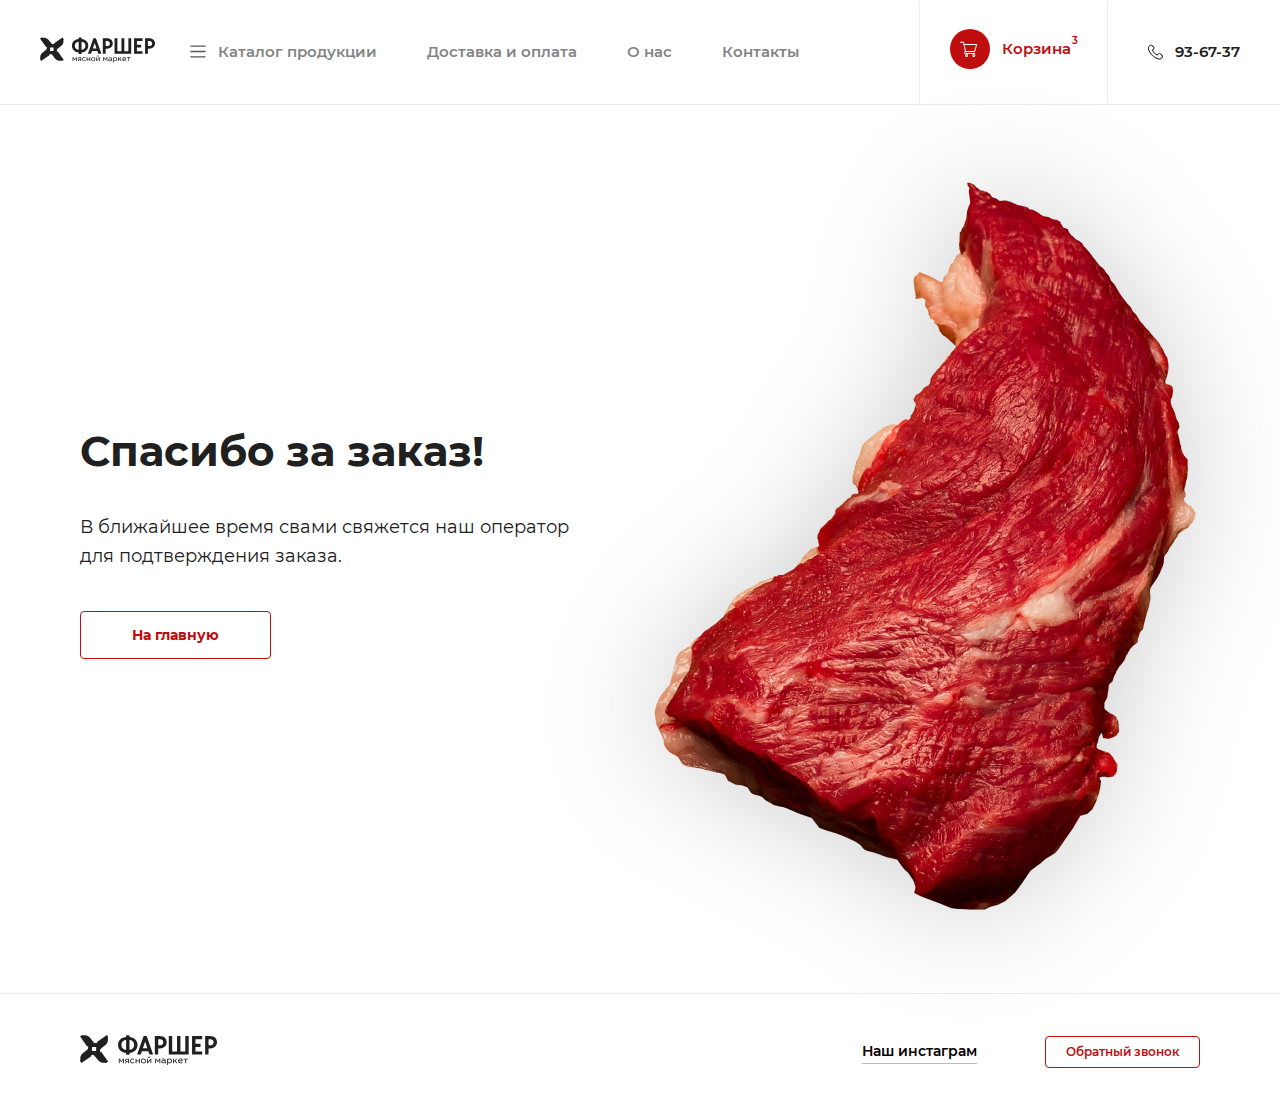
<file: thanks.html>
<!DOCTYPE html>
<html lang="ru">
<head>
	<meta charset="UTF-8">
	<title>Фаршер</title>
	<meta name="viewport" content="width=device-width, initial-scale=1">
	<meta name="format-detection" content="telephone=no">
	<link rel="shortcut icon" href="#">
	<link rel="stylesheet" href="libs/normalize.css">
	<link rel="stylesheet" href="css/style.css">
	<link rel="stylesheet" href="css/media.css">
</head>

<body>
	<header class="header">
		<div class="header_wrap flex">
			<div class="header_logo">
				<a href="index.html" class="header_logo_link">
					<svg width="137" height="30" viewBox="0 0 137 30" xmlns="http://www.w3.org/2000/svg">
						<path d="M49.483 17.9285V19.6299H46.0999V17.9285C41.7942 17.6648 38.0693 14.6916 38.0693 9.93194C38.0693 5.06168 41.9138 2.19481 46.0999 1.93109V0.22969H49.483V1.93109C53.6863 2.19481 57.5179 5.06168 57.5179 9.93194C57.5179 14.6916 53.7888 17.6648 49.483 17.9285ZM46.0999 5.10421C43.883 5.23607 41.4482 6.80561 41.4482 9.94896C41.4482 13.0923 43.883 14.6576 46.0999 14.7895V5.10421ZM54.1348 9.93194C54.1348 6.77159 51.7299 5.21906 49.483 5.0872V14.7724C51.7299 14.6406 54.1348 13.1136 54.1348 9.93194Z"
						 fill="currentColor" />
						<path d="M68.3592 16.2442H61.9091L60.8027 19.6129H57.1035L63.6604 1.0889H66.6164L73.1733 19.6129H69.4698L68.3592 16.2442ZM67.3554 13.2965L65.1341 6.61421L62.9129 13.2965H67.3554Z"
						 fill="currentColor" />
						<path d="M86.6886 7.29902C86.6886 10.6125 84.0445 13.5091 79.854 13.5091H78.2138V19.6129H74.8306V1.0889H79.4653C84.4674 1.0889 86.6886 3.98554 86.6886 7.29902ZM83.3055 7.29902C83.3055 5.37644 81.8788 4.245 80.0548 4.245H78.2308V10.353H80.0548C80.4709 10.3695 80.8862 10.3032 81.2763 10.1579C81.6664 10.0126 82.0234 9.79126 82.3265 9.50686C82.6296 9.22246 82.8727 8.8807 83.0415 8.50159C83.2104 8.12249 83.3016 7.71365 83.3098 7.29902H83.3055Z"
						 fill="currentColor" />
						<path d="M108.67 1.0889V19.6129H88.803V1.0889H92.1818V16.4568H97.0472V1.0889H100.426V16.4568H105.291V1.0889H108.67Z"
						 fill="currentColor" />
						<path d="M115.436 4.25351V8.77074H120.511V11.9311H115.436V16.4568H122.181V19.6129H112.053V1.0889H122.181V4.25351H115.436Z"
						 fill="currentColor" />
						<path d="M136.999 7.29902C136.999 10.6125 134.355 13.5091 130.165 13.5091H128.525V19.6129H125.171V1.0889H129.772C134.778 1.0889 136.999 3.98554 136.999 7.29902ZM133.616 7.29902C133.616 5.37644 132.19 4.245 130.366 4.245H128.542V10.353H130.366C130.781 10.3689 131.196 10.3022 131.586 10.1566C131.975 10.0111 132.332 9.78963 132.635 9.50529C132.937 9.22095 133.18 8.87939 133.348 8.50057C133.517 8.12175 133.608 7.71328 133.616 7.29902Z"
						 fill="currentColor" />
						<path d="M20.7865 17.2395L19.9322 15.9932C20.13 15.4017 20.2352 14.7833 20.244 14.1599L25.4297 9.98724C26.4173 9.19056 27.1609 8.13423 27.5761 6.93807C27.9914 5.74192 28.0617 4.45383 27.7791 3.21991L27.9585 3.09655C28.0652 3.02078 28.145 2.91324 28.1865 2.78942C28.2279 2.6656 28.2289 2.53187 28.1891 2.40749C27.9609 1.72889 27.6373 1.0859 27.228 0.497661L26.8607 0L16.9549 6.87792L17.3051 7.37559L16.0237 8.26457C15.4472 8.0748 14.8452 7.97298 14.2381 7.96257L10.0477 2.81157C9.24913 1.82738 8.1893 1.086 6.98868 0.671699C5.78805 0.257396 4.49479 0.186783 3.25588 0.467886L3.132 0.293492C3.05728 0.185651 2.94937 0.104928 2.82455 0.0634966C2.69972 0.0220652 2.56476 0.0221726 2.44 0.0638026C1.75797 0.287844 1.112 0.608748 0.522057 1.01659L0.0137376 1.36538L6.92944 11.2293L7.42922 10.8805L8.28354 12.1225C8.08562 12.7155 7.98045 13.3352 7.97171 13.96L2.80736 18.1327C1.81669 18.9264 1.06968 19.9811 0.651313 21.1767C0.23295 22.3724 0.160046 23.6609 0.440897 24.8958L0.26149 25.0191C0.153191 25.0935 0.0721241 25.201 0.0305166 25.3253C-0.0110909 25.4496 -0.010983 25.584 0.030824 25.7082C0.255514 26.3883 0.579343 27.0317 0.991932 27.618L1.3422 28.1157L11.2608 21.2378L10.9106 20.7401L12.192 19.8511C12.769 20.0388 13.3707 20.1406 13.9776 20.1531L18.168 25.3084C18.9677 26.291 20.0278 27.031 21.2282 27.4445C22.4286 27.8579 23.7213 27.9284 24.9598 27.6478L25.0837 27.8265C25.1598 27.9327 25.2678 28.0122 25.3921 28.0535C25.5165 28.0948 25.6508 28.0957 25.7757 28.0561C26.4572 27.8289 27.1029 27.5067 27.6936 27.0991L28.2062 26.7546L21.2863 16.8907L20.7865 17.2395ZM16.139 16.0783H12.0767V12.0374H16.139V16.0783Z"
						 fill="currentColor" />
						<path d="M41.3414 25.9464L42.8364 23.6878H43.8317V28.239H42.9774V24.8703H42.8962L41.5251 26.9162H41.0979L39.7353 24.8703H39.6456V28.239H38.7912V23.6835H39.8036L41.3414 25.9464Z"
						 fill="currentColor" />
						<path d="M48.1759 26.5674C47.7926 26.7454 47.377 26.8439 46.9543 26.8567L45.9163 28.239H44.8654L46.1469 26.6865C45.8438 26.605 45.5782 26.4217 45.3951 26.1676C45.2067 25.9114 45.1091 25.6003 45.1175 25.2829C45.1134 25.0589 45.1586 24.8368 45.2499 24.6321C45.3472 24.4314 45.4942 24.2587 45.677 24.1302C45.8683 23.9788 46.0874 23.8661 46.3221 23.7984C46.5996 23.7186 46.8875 23.6799 47.1764 23.6835H49.0815V28.239H48.2272L48.1759 26.5674ZM47.1892 24.4151C46.8697 24.3922 46.5516 24.4744 46.2836 24.6491C46.1849 24.722 46.1056 24.8179 46.0527 24.9284C45.9999 25.0389 45.975 25.1606 45.9803 25.2829C45.9715 25.4038 45.9931 25.5251 46.043 25.6357C46.093 25.7464 46.1698 25.8429 46.2665 25.9166C46.4879 26.0873 46.7647 26.1706 47.044 26.1506C47.4414 26.1556 47.8328 26.0527 48.1759 25.8528V24.4151H47.1892Z"
						 fill="currentColor" />
						<path d="M53.4086 24.4704C53.156 24.3767 52.888 24.3305 52.6184 24.3343C52.4097 24.3337 52.2027 24.3712 52.0075 24.4449C51.8153 24.512 51.6396 24.6191 51.4923 24.7592C51.3449 24.8994 51.2293 25.0692 51.1532 25.2573C51.0681 25.4696 51.026 25.6966 51.0293 25.9251C51.0083 26.3678 51.1616 26.8012 51.4565 27.1331C51.6088 27.2845 51.7913 27.4024 51.9921 27.4793C52.193 27.5562 52.4077 27.5904 52.6227 27.5798C52.8911 27.5775 53.1571 27.5285 53.4086 27.4351C53.6455 27.3386 53.8594 27.1937 54.0365 27.0098L54.5662 27.5542C54.3281 27.8265 54.0257 28.0355 53.6863 28.1625C52.9957 28.4078 52.2411 28.4078 51.5505 28.1625C51.2654 28.0492 51.0088 27.8749 50.7987 27.6521C50.5857 27.4398 50.4261 27.1804 50.3331 26.8949C50.2239 26.5979 50.169 26.2839 50.1708 25.9677C50.164 25.6298 50.231 25.2946 50.3672 24.9851C50.4731 24.7079 50.6361 24.4558 50.8457 24.245C51.0664 24.0343 51.328 23.8707 51.6146 23.7644C51.9183 23.6479 52.2416 23.5902 52.5671 23.5942C52.934 23.5862 53.2991 23.6468 53.6436 23.7729C53.949 23.878 54.2254 24.0528 54.4509 24.2833L53.9682 24.8533C53.8055 24.6942 53.6161 24.5646 53.4086 24.4704Z"
						 fill="currentColor" />
						<path d="M56.4842 25.5508H58.9617V23.6835H59.8502V28.239H58.9617V26.2994H56.4842V28.239H55.5957V23.6835H56.4842V25.5508Z"
						 fill="currentColor" />
						<path d="M64.4122 23.7558C64.706 23.8643 64.9748 24.0307 65.2025 24.245C65.4247 24.4596 65.5981 24.7193 65.7108 25.0064C65.8309 25.3142 65.8917 25.6417 65.8902 25.9719C65.8919 26.2961 65.828 26.6172 65.7023 26.9162C65.5833 27.2011 65.4091 27.4598 65.1897 27.6776C64.9643 27.8949 64.6969 28.0642 64.4037 28.1752C64.0861 28.2964 63.7485 28.357 63.4084 28.3539C63.061 28.362 62.7154 28.3013 62.3918 28.1752C62.0995 28.0702 61.832 27.9066 61.6058 27.6946C61.3827 27.4773 61.2094 27.2147 61.0975 26.9247C60.9774 26.6184 60.9166 26.2922 60.9181 25.9634C60.9174 25.6388 60.9782 25.317 61.0975 25.0149C61.2151 24.7237 61.3943 24.4611 61.6229 24.245C61.8433 24.0225 62.1102 23.8512 62.4046 23.7431C62.7254 23.6228 63.0656 23.5623 63.4084 23.5644C63.7523 23.5625 64.0933 23.6275 64.4122 23.7558ZM62.7335 24.4364C62.5465 24.515 62.3768 24.6291 62.2337 24.7724C62.0889 24.9231 61.9782 25.103 61.9091 25.2999C61.8287 25.5118 61.7896 25.737 61.7938 25.9634C61.7896 26.1913 61.8287 26.4179 61.9091 26.6312C61.9829 26.8233 62.0931 26.9995 62.2337 27.1502C62.3812 27.2931 62.5534 27.4084 62.742 27.4904C63.1744 27.6436 63.6467 27.6436 64.079 27.4904C64.2669 27.4093 64.4379 27.2939 64.5831 27.1502C64.7268 27.0026 64.8361 26.8255 64.9035 26.6312C64.9853 26.4181 65.0259 26.1915 65.0231 25.9634C65.0269 25.7394 64.9863 25.5168 64.9035 25.3084C64.8306 25.1181 64.7218 24.9434 64.5831 24.7937C64.4393 24.6422 64.2645 24.5233 64.0705 24.4449C63.8603 24.3599 63.6354 24.3165 63.4084 24.3173C63.1783 24.3187 62.9501 24.359 62.7335 24.4364Z"
						 fill="currentColor" />
						<path d="M70.4224 24.9724L67.7953 28.239H66.9795V23.6835H67.8338V27.0055L70.495 23.6835H71.281V28.239H70.4266L70.4224 24.9724ZM68.671 22.0247C68.7298 22.0826 68.8 22.1276 68.8772 22.1569C68.9545 22.1862 69.037 22.1991 69.1195 22.1948C69.2021 22.1999 69.2849 22.1874 69.3623 22.158C69.4396 22.1287 69.5098 22.0832 69.568 22.0247C69.6322 21.9657 69.6833 21.894 69.7179 21.8141C69.7525 21.7342 69.7698 21.648 69.7688 21.561H70.495C70.4892 21.7515 70.4472 21.9391 70.3711 22.114C70.3026 22.272 70.2056 22.4162 70.0849 22.5393C69.9594 22.6487 69.8146 22.7338 69.6577 22.7903C69.4914 22.8533 69.3145 22.8836 69.1366 22.8796C68.9574 22.8836 68.779 22.8533 68.6112 22.7903C68.4505 22.7423 68.304 22.6561 68.1841 22.5393C68.0568 22.4216 67.9588 22.276 67.8979 22.114C67.8222 21.9395 67.7844 21.7511 67.7868 21.561H68.4873C68.4839 21.6468 68.4984 21.7323 68.53 21.8122C68.5617 21.892 68.6097 21.9644 68.671 22.0247Z"
						 fill="currentColor" />
						<path d="M77.7866 25.9464L79.2816 23.6878H80.2812V28.239H79.4269V24.8703H79.3457L77.9745 26.9162H77.5474L76.1805 24.8703H76.0908V28.239H75.2578V23.6835H76.2702L77.7866 25.9464Z"
						 fill="currentColor" />
						<path d="M82.558 23.7006C82.8736 23.6134 83.2001 23.5718 83.5276 23.5772C84.0903 23.5293 84.6496 23.7017 85.0867 24.0578C85.257 24.2373 85.3888 24.4494 85.474 24.6812C85.5592 24.913 85.596 25.1597 85.5822 25.4062V27.0778C85.5694 27.2264 85.6037 27.3752 85.6805 27.5032C85.7136 27.5392 85.7538 27.5681 85.7987 27.5878C85.8435 27.6076 85.892 27.6179 85.9411 27.618C86.0053 27.6188 86.0691 27.6073 86.129 27.584L86.2102 28.2433C86.0669 28.3083 85.9104 28.3389 85.7531 28.3326C85.5498 28.3417 85.3495 28.2817 85.185 28.1625C85.0948 28.0895 85.0212 27.9983 84.9689 27.8949C84.9167 27.7915 84.8869 27.6783 84.8817 27.5627C84.6747 27.8314 84.404 28.0447 84.0939 28.1835C83.7838 28.3223 83.4439 28.3823 83.1047 28.3581C82.6443 28.3847 82.1896 28.2458 81.8232 27.9668C81.6643 27.8269 81.5397 27.6525 81.459 27.4571C81.3782 27.2617 81.3436 27.0505 81.3576 26.8396C81.3519 26.6286 81.3988 26.4194 81.4943 26.2308C81.5897 26.0423 81.7306 25.8802 81.9044 25.7593C82.3494 25.4764 82.8723 25.3395 83.3995 25.3679C83.6402 25.365 83.8807 25.3864 84.1171 25.4317C84.3263 25.4726 84.5331 25.5251 84.7365 25.5891V25.3424C84.7458 25.2051 84.7251 25.0674 84.6757 24.9388C84.6263 24.8103 84.5494 24.694 84.4503 24.598C84.192 24.4082 83.873 24.319 83.5532 24.3471C83.0114 24.3485 82.4785 24.4845 82.0026 24.7427L81.6524 24.1174C81.9303 23.9318 82.2359 23.7912 82.558 23.7006ZM83.4123 26.0613C83.0926 26.0332 82.7723 26.1077 82.4982 26.2739C82.4145 26.3442 82.3473 26.4318 82.3012 26.5306C82.2551 26.6294 82.2312 26.7371 82.2312 26.846C82.2312 26.955 82.2551 27.0626 82.3012 27.1614C82.3473 27.2602 82.4145 27.3478 82.4982 27.4181C82.7313 27.556 83.0006 27.6211 83.2713 27.6053C83.4651 27.6074 83.6581 27.5801 83.8437 27.5245C84.0095 27.4625 84.1672 27.3811 84.3136 27.282C84.4406 27.1816 84.5465 27.0573 84.6254 26.9162C84.7058 26.7751 84.7457 26.6147 84.7407 26.4526V26.2569C84.3182 26.1171 83.8745 26.0509 83.4294 26.0613H83.4123Z"
						 fill="currentColor" />
						<path d="M87.9572 24.513C88.1344 24.2047 88.3968 23.9537 88.7133 23.7899C89.0327 23.6419 89.382 23.5691 89.7342 23.5772C90.038 23.5742 90.3396 23.6291 90.6227 23.7388C90.8824 23.8453 91.1179 24.003 91.3147 24.2025C91.5014 24.4179 91.6462 24.666 91.7419 24.9341C91.8443 25.2486 91.8947 25.5775 91.8914 25.9081C91.9033 26.2706 91.8332 26.6311 91.6863 26.963C91.5686 27.2433 91.394 27.4965 91.1735 27.7065C90.953 27.9166 90.6913 28.0791 90.4049 28.1838C90.1185 28.2926 89.8143 28.3474 89.5078 28.3454C89.2412 28.3484 88.9754 28.3155 88.7176 28.2476C88.4695 28.1774 88.2354 28.0652 88.0256 27.9158V30H87.1713V23.6835H87.859L87.9572 24.513ZM89.448 27.5883C89.6688 27.5911 89.888 27.5506 90.093 27.4692C90.2812 27.3952 90.4505 27.2804 90.5885 27.1331C90.7284 26.9763 90.8371 26.7944 90.9089 26.5972C90.9914 26.3681 91.0305 26.1258 91.0242 25.8826C91.0244 25.671 90.9942 25.4604 90.9345 25.2573C90.8737 25.0753 90.7763 24.9074 90.6483 24.7639C90.5238 24.6265 90.3708 24.5176 90.1998 24.4449C90.0147 24.3619 89.8133 24.3212 89.6104 24.3258C89.2593 24.3175 88.9153 24.4252 88.6322 24.6321C88.3612 24.8575 88.1562 25.1513 88.0384 25.4828V27.1076C88.4351 27.4311 88.9354 27.6017 89.448 27.5883Z"
						 fill="currentColor" />
						<path d="M93.8777 25.4785L94.732 25.3977L96.1459 23.6963H97.2309L95.4752 25.7507L97.4487 28.2518H96.3808L94.7832 26.2059H93.8777V28.2518H93.0234V23.6835H93.8777V25.4785Z"
						 fill="currentColor" />
						<path d="M99.4948 27.2225C99.8149 27.4666 100.211 27.5901 100.614 27.5712C100.903 27.5708 101.19 27.5307 101.468 27.4522C101.737 27.3633 101.99 27.2342 102.22 27.0693L102.617 27.6861C102.336 27.9104 102.018 28.0859 101.678 28.205C101.327 28.2988 100.965 28.346 100.601 28.3454C100.248 28.3522 99.897 28.2975 99.5632 28.1838C99.2742 28.0836 99.0103 27.9227 98.7892 27.7121C98.5681 27.5015 98.395 27.246 98.2817 26.963C98.1649 26.6458 98.1084 26.3097 98.1151 25.9719C98.1115 25.6443 98.1724 25.3192 98.2945 25.0149C98.4062 24.7246 98.5781 24.4609 98.7989 24.2411C99.0197 24.0212 99.2844 23.8501 99.576 23.7388C99.8997 23.6186 100.243 23.558 100.588 23.5602C100.889 23.5578 101.187 23.6097 101.468 23.7133C101.724 23.8033 101.955 23.9486 102.147 24.1387C102.335 24.329 102.481 24.5565 102.575 24.8065C102.683 25.0771 102.738 25.3659 102.737 25.6572C102.737 25.755 102.737 25.8443 102.737 25.9422C102.728 26.0325 102.712 26.122 102.69 26.2101H99.0036C99.0134 26.403 99.062 26.5919 99.1464 26.7658C99.2307 26.9396 99.3492 27.0949 99.4948 27.2225ZM101.541 24.6704C101.409 24.5515 101.254 24.4608 101.086 24.4038C100.918 24.3467 100.74 24.3245 100.563 24.3386C100.194 24.3275 99.833 24.4448 99.5418 24.6704C99.2779 24.9003 99.1064 25.2176 99.0591 25.5636H101.891C101.895 25.2318 101.77 24.9114 101.541 24.6704Z"
						 fill="currentColor" />
						<path d="M107.82 24.4364H106.133V28.239H105.253V24.4364H103.544V23.6835H107.816L107.82 24.4364Z" fill="currentColor" />
					</svg>
				</a>
				<span class="menu_mobile flex">
					<span class="menu_mobile_line"></span>
				</span>
			</div>
			<div class="container header_items flex">
				<ul class="header_nav flex">
					<li class="nav_li flex">
						<a href="catalog.html" class="header_nav_link header_menu flex">
							<svg width="16" height="12" viewBox="0 0 18 14" xmlns="http://www.w3.org/2000/svg">
								<path d="M1 0.25C0.585786 0.25 0.25 0.585786 0.25 1C0.25 1.41421 0.585786 1.75 1 1.75V0.25ZM17 1.75C17.4142 1.75 17.75 1.41421 17.75 1C17.75 0.585786 17.4142 0.25 17 0.25V1.75ZM1 6.25C0.585786 6.25 0.25 6.58579 0.25 7C0.25 7.41421 0.585786 7.75 1 7.75V6.25ZM17 7.75C17.4142 7.75 17.75 7.41421 17.75 7C17.75 6.58579 17.4142 6.25 17 6.25V7.75ZM1 12.25C0.585786 12.25 0.25 12.5858 0.25 13C0.25 13.4142 0.585786 13.75 1 13.75V12.25ZM17 13.75C17.4142 13.75 17.75 13.4142 17.75 13C17.75 12.5858 17.4142 12.25 17 12.25V13.75ZM1 1.75H17V0.25H1V1.75ZM1 7.75H17V6.25H1V7.75ZM1 13.75H17V12.25H1V13.75Z"
								 fill="currentColor" />
							</svg>
							Каталог продукции
						</a>
						<div class="submenu">
							<div class="container submenu_blocks flex">
									<div class="submenu_block">
										<div class="submenu_row">
											<a href="catalog.html" class="submenu_nav_title">
												<span class="submenu_block_icon">
													<svg width="26" height="20" viewBox="0 0 50 39" xmlns="http://www.w3.org/2000/svg">
														<path d="M8.33317 8.47849H6.66652V10.1742H8.33317V8.47849Z" fill="currentColor" />
														<path d="M49.9404 27.6638L48.673 24.4413C48.4772 23.9427 48.4405 23.4036 48.5663 22.8855L49.9738 17.1627C49.9905 17.0958 49.9988 17.0262 49.9988 16.9567V14.4132H48.3322V16.8524L46.948 22.4743C46.7364 23.3433 46.7972 24.2411 47.1247 25.0712L48.278 28.0046L45.2314 37.3043H43.4972L44.9838 28.9779C45.0338 28.7041 44.9472 28.4234 44.7538 28.2267L40.3865 23.7833C39.5981 22.983 39.1641 21.9164 39.1648 20.7803V18.6523H37.4982V20.7803C37.4973 22.37 38.1057 23.863 39.209 24.9838L43.2672 29.1126L41.6788 38.0012C41.6338 38.2488 41.7005 38.5023 41.8588 38.6956C42.0171 38.888 42.2513 38.9999 42.4988 38.9999H45.832C46.1912 38.9999 46.5096 38.7667 46.6237 38.4209L49.9569 28.247C50.0195 28.0564 50.0138 27.8503 49.9404 27.6638Z"
														fill="currentColor" />
														<path d="M42.4989 4.23939H11.5613C11.1897 2.77859 9.88305 1.69593 8.33309 1.69593H2.84495L1.42242 0.248747C1.18405 0.00542952 0.824979 -0.0666021 0.514147 0.0647436C0.203315 0.196189 0 0.505676 0 0.848148V1.78923C0 4.07496 1.82827 5.93506 4.0749 5.93506H5.06569L0.608285 12.4115C-0.140036 13.5043 -0.200874 14.9559 0.463269 16.1259C1.09655 17.1874 2.28158 17.8215 3.44981 17.8055H9.05719C9.35054 17.8088 9.623 17.9708 9.81303 18.2972L14.9996 25.7063V38.1522C14.9996 38.6211 15.3729 39 15.8329 39H19.1661C19.5595 39 19.8986 38.7211 19.9811 38.3303L22.3403 27.1306H41.6656V25.4349H21.6661C21.2728 25.4349 20.9336 25.7138 20.8511 26.1047L18.492 37.3043H16.6662V25.4349C16.6662 25.2586 16.612 25.0865 16.5112 24.9432L11.213 17.3807C10.773 16.6059 9.95385 16.1191 9.06637 16.109H3.43321C2.81155 16.137 2.21244 15.7911 1.89663 15.2612C1.56412 14.6745 1.59498 13.936 1.97417 13.3824L7.34903 5.57401C7.52735 5.3146 7.54903 4.9763 7.40567 4.69562C7.26232 4.41584 6.97736 4.23949 6.66653 4.23949H4.0749C3.32404 4.23949 2.65325 3.88847 2.21078 3.33915C2.30248 3.37392 2.39994 3.3917 2.49994 3.3917H8.33309C9.25221 3.3917 9.99975 4.15216 9.99975 5.08738C9.99975 5.55533 10.3731 5.93516 10.833 5.93516H42.4989C45.7147 5.93516 48.3321 8.59735 48.3321 11.8699V14.5235H49.9987V11.8699C49.9987 7.66292 46.6347 4.23939 42.4989 4.23939Z"
														fill="currentColor" />
														<path d="M48.3321 12.7177L48.3322 14.4132C48.3322 15.3483 47.5846 16.109 46.6654 16.109C45.7462 16.109 44.9987 15.3485 44.9987 14.4133V13.5655C44.9987 11.6952 43.5037 10.1743 41.6655 10.1743H39.1656V11.87H41.6655C42.5846 11.87 43.3322 12.6304 43.3322 13.5656V14.4134C43.3322 16.2838 44.8272 17.8047 46.6654 17.8047C48.5036 17.8047 49.9988 16.2836 49.9988 14.4132L49.9987 12.7176L48.3321 12.7177Z"
													fill="currentColor" />
												</svg>
											</span>
											Говядина</a>
											<div class="submenu_toggle">
												<span></span>
											</div>
										</div>
									<ul class="submenu_item">
										<li><a href="catalog.html" class="submenu_nav_link">Мякоть</a></li>
										<li><a href="catalog.html" class="submenu_nav_link">Мякоть на кости</a></li>
										<li><a href="catalog.html" class="submenu_nav_link">Стейки</a></li>
										<li><a href="catalog.html" class="submenu_nav_link">Фарш</a></li>
									</ul>
								</div>
								<div class="submenu_block">
									<div class="submenu_row">
										<a href="catalog.html" class="submenu_nav_title">
											<span class="submenu_block_icon">
												<svg width="30" height="20" viewBox="0 0 50 34" xmlns="http://www.w3.org/2000/svg">
													<path d="M49.7557 14.8091L45.8248 10.9907C45.6407 7.13183 42.3498 4.04839 38.3332 4.04839H19.7057C18.5057 1.70811 15.935 0.000853511 13.5083 0.000853511H7.55248C6.81332 -0.016127 6.08002 0.221032 5.46665 0.643554L1.49919 3.38776C0.553392 4.04346 -0.00744482 5.10878 7.46667e-05 6.23319C7.46667e-05 8.15257 1.60759 9.71402 3.58336 9.71402H9.16663C11.4641 9.71402 13.3333 7.89833 13.3333 5.66648H11.6666C11.6666 7.00538 10.5449 8.09498 9.16663 8.09498H3.58336C2.52672 8.09498 1.66667 7.25962 1.66667 6.22826C1.66247 5.62521 1.96169 5.05689 2.46666 4.70798L6.43334 1.96377C6.76088 1.7379 7.13246 1.58166 7.55003 1.6197H13.5083C15.4316 1.6197 17.5766 3.17394 18.3925 5.15801C18.5191 5.46565 18.8258 5.66714 19.1666 5.66714H38.3332C41.549 5.66714 44.1664 8.20901 44.1664 11.3336C44.1664 11.5481 44.2548 11.7538 44.4106 11.9052L47.903 15.2978C47.1822 15.6969 45.9889 16.0045 44.7556 14.808L43.5773 15.9526C44.5831 16.9297 45.6247 17.2778 46.5798 17.2778C47.944 17.2778 49.1265 16.5638 49.7557 15.9534C50.0814 15.6373 50.0814 15.1257 49.7557 14.8091Z"
													fill="currentColor" />
													<path d="M8.33333 3.23818H6.66664V4.85722H8.33333V3.23818Z" fill="currentColor" />
													<path d="M16 22.99L13.5 26.2279C13.3917 26.3679 13.3333 26.5379 13.3333 26.7136V32.3801H11.6666V23.0061C11.6666 22.6766 11.4608 22.3795 11.1458 22.2557C8.93001 21.3855 7.49916 19.3221 7.50003 16.9996V8.90463H5.83334V16.9996C5.83246 19.7997 7.45003 22.3059 10 23.5298V33.1904C10 33.6381 10.3734 33.9999 10.8333 33.9999H14.1666C14.6266 33.9999 14.9999 33.6372 14.9999 33.1904V26.984L17.3332 23.9605L16 22.99Z"
													fill="currentColor" />
													<path d="M46.6656 19.429V16.191H44.999V19.429C44.999 20.7679 43.8773 21.8575 42.499 21.8575C42.1407 21.8575 41.8223 22.0809 41.7089 22.4112C41.5956 22.7415 41.7122 23.1058 41.9997 23.3146L44.9997 25.5002V32.381H43.333V26.7145C43.333 26.2668 42.9606 25.905 42.4997 25.905H40.8331C38.0756 25.905 35.8331 23.7267 35.8331 21.048V17.0005H34.1664V21.048C34.1664 24.6188 37.1572 27.5241 40.8331 27.5241H41.6664V33.1905C41.6664 33.6382 42.0388 34 42.4996 34H45.8329C46.2938 34 46.6662 33.6373 46.6646 33.1905V25.0955C46.6646 24.8406 46.5412 24.6002 46.3313 24.4479L44.3912 23.0345C45.7407 22.3634 46.6656 20.9986 46.6656 19.429Z"
													fill="currentColor" />
													<path d="M19.1666 22.667C16.8691 22.667 14.9999 20.8513 14.9999 18.6194V17.0004H13.3332V18.6194C13.3332 21.7433 15.9499 24.2859 19.1665 24.2859H34.9997V22.6669L19.1666 22.667Z"
													fill="currentColor" />
													<path d="M14.1666 3.23894V5.52904C13.1966 5.19474 12.4999 4.29458 12.4999 3.23894H10.8332C10.8332 5.4707 12.7024 7.28648 14.9999 7.28648C15.4599 7.28648 15.8332 6.92382 15.8332 6.47701V3.23904L14.1666 3.23894Z"
													fill="currentColor" />
												</svg>
											</span>
											Баранина
										</a>
										<div class="submenu_toggle">
											<span></span>
										</div>
									</div>
									<ul class="submenu_item">
										<li><a href="catalog.html" class="submenu_nav_link">Мякоть</a></li>
										<li><a href="catalog.html" class="submenu_nav_link">Мякоть на кости</a></li>
										<li><a href="catalog.html" class="submenu_nav_link">Стейки</a></li>
										<li><a href="catalog.html" class="submenu_nav_link">Фарш</a></li>
									</ul>
								</div>
								<div class="submenu_block">
									<div class="submenu_row">
										<a href="catalog.html" class="submenu_nav_title">
											<span class="submenu_block_icon">
												<svg width="23" height="20" viewBox="0 0 40 36" xmlns="http://www.w3.org/2000/svg">
													<path d="M5.70002 3.45247C5.514 3.32915 5.27736 3.30783 5.07072 3.39647L0.404094 5.39591C0.158782 5.50056 0.000110973 5.74182 0.000110973 6.00839C0.000110973 6.27495 0.158782 6.51621 0.404094 6.62087L5.07072 8.62031C5.15471 8.65631 5.24408 8.67428 5.33338 8.67428C5.46205 8.67428 5.59002 8.63694 5.70002 8.56431C5.88736 8.44098 6.00002 8.23174 6.00002 8.00782V4.00896C6.00002 3.78504 5.88736 3.5758 5.70002 3.45247ZM4.66674 6.99686L2.3594 6.00847L4.66674 5.01945V6.99686Z"
													fill="currentColor" />
													<path d="M10 3.34248C8.89734 3.34248 8 4.23957 8 5.34191C8 6.44426 8.89734 7.34135 10 7.34135C11.1026 7.34135 12 6.44426 12 5.34191C12 4.23957 11.1027 3.34248 10 3.34248ZM10 6.00844C9.63265 6.00844 9.33336 5.70923 9.33336 5.34199C9.33336 4.97475 9.63265 4.67554 10 4.67554C10.3673 4.67554 10.6666 4.97475 10.6666 5.34199C10.6666 5.70923 10.3673 6.00844 10 6.00844Z"
													fill="currentColor" />
													<path d="M18.6667 30.0017H17.3333V35.3335H18.6667V30.0017Z" fill="currentColor" />
													<path d="M25.3333 34.667H14.6667V36H25.3333V34.667Z" fill="currentColor" />
													<path d="M22.6667 30.0017H21.3333V35.3335H22.6667V30.0017Z" fill="currentColor" />
													<path d="M20 32.0011H18V33.3341H20V32.0011Z" fill="currentColor" />
													<path d="M24 32.0011H22V33.3341H24V32.0011Z" fill="currentColor" />
													<path d="M5.66806 7.43133C5.46275 7.31207 5.20877 7.31137 5.00205 7.43L1.50675 9.43014C0.59206 9.95796 0.0147179 10.9417 0.000108571 12.0068V12.3146C-0.00661016 13.1157 0.298702 13.8708 0.860731 14.4427C1.42276 15.0139 2.17338 15.3325 2.98002 15.3391H3.00002C4.65471 15.3391 6.00001 13.9942 6.00001 12.3399L6.00002 8.00782C6.00002 7.77063 5.87337 7.55067 5.66806 7.43133ZM4.66674 12.3399C4.66674 13.2591 3.9194 14.0061 3.0001 14.0061V14.6726L2.98612 14.0061C2.54081 14.0021 2.12409 13.8255 1.81143 13.5083C1.4994 13.191 1.3294 12.7711 1.33346 12.3207V12.016C1.34143 11.4275 1.66346 10.879 2.17143 10.5858L4.66674 9.15749V12.3399Z"
													fill="currentColor" />
													<path d="M39.9999 0.67662V0.0101682H33.9999C33.9992 0.0101682 33.9992 0.0101682 33.9979 0.0101682C29.2886 0.0101682 24.9359 2.75736 22.9119 7.00819L19.9999 13.1225L15.3473 3.35984C14.4887 1.47108 12.6713 0.188711 10.5887 0.0114958C9.09867 -0.0831649 7.66938 0.409352 6.55337 1.39376C5.43736 2.37879 4.77134 3.73911 4.67806 5.22268C4.67009 5.34194 4.66673 5.46191 4.66673 5.58187V15.673C4.67142 23.9367 11.3994 30.6641 19.6667 30.668C27.7014 30.668 34.2233 23.5087 34.6453 17.3039C37.6513 16.9813 40 14.43 40 11.3402V10.6738H37.7673C39.128 9.5734 40 7.89059 40 6.00847V5.34202H37.7673C39.128 4.24163 39.9999 2.55874 39.9999 0.67662ZM38.6193 6.67492C38.2946 8.93295 36.3473 10.6738 33.9999 10.6738V12.0068H38.6193C38.2946 14.2648 36.3473 16.0056 33.9999 16.0056H33.3333V16.6721C33.3333 22.3725 27.0267 29.3351 19.6667 29.3351C12.1347 29.3312 6.00337 23.2022 6.00009 15.6724V5.58187C6.00009 5.49057 6.00274 5.39989 6.00876 5.30726C6.07946 4.17688 6.5861 3.14256 7.4354 2.3934C8.21805 1.70359 9.20406 1.33237 10.2267 1.33237C10.3141 1.33237 10.402 1.33503 10.4907 1.34034C12.078 1.47561 13.4741 2.46072 14.1387 3.92226L20.0007 16.2221L24.116 7.58123C25.9207 3.7916 29.7993 1.34299 33.998 1.34299C33.9987 1.34299 33.9993 1.34299 34 1.34299H38.6194C38.2947 3.60103 36.3474 5.34186 34 5.34186V6.67484L38.6193 6.67492Z"
													fill="currentColor" />
													<path d="M22 16.0056V17.3386H29.8346C29.22 19.282 27.3907 20.6684 25.2986 20.671L25.286 22.004C25.2907 22.004 25.2947 22.004 25.3 22.004H27.1679C26.5532 23.9495 24.7206 25.3364 22.6259 25.3364C22.6239 25.3364 22.6219 25.3364 22.6199 25.3364H19.9999C15.2212 25.3364 11.3333 21.4495 11.3333 16.6722V16.0058H9.99992V16.6722C9.99992 22.1846 14.4859 26.6694 19.9999 26.6694H22.6192C22.6218 26.6694 22.6239 26.6694 22.6265 26.6694C25.6439 26.6694 28.2378 24.418 28.6599 21.4309L28.7299 20.933C30.1006 19.9913 31.0806 18.5031 31.3265 16.7656L31.4339 16.0058L22 16.0056Z"
													fill="currentColor" />
												</svg>
											</span>
											Курятина
										</a>
										<div class="submenu_toggle">
											<span></span>
										</div>
									</div>
									<ul class="submenu_item">
										<li><a href="catalog.html" class="submenu_nav_link">Мякоть</a></li>
										<li><a href="catalog.html" class="submenu_nav_link">Мякоть на кости</a></li>
										<li><a href="catalog.html" class="submenu_nav_link">Стейки</a></li>
										<li><a href="catalog.html" class="submenu_nav_link">Фарш</a></li>
									</ul>
								</div>
							</div>
						</div>
					</li>
					<li class="nav_li flex"><a href="#0" class="header_nav_link flex">Доставка и оплата</a></li>
					<li class="nav_li flex"><a href="#0" class="header_nav_link flex">О нас</a></li>
					<li class="nav_li header_call_us flex">
						<a href="contacts.html" class="header_nav_link flex">Контакты</a>
						<a href="tel:89272314641" class="call_us_phone">Позвонить нам</a>
					</li>
				</ul>
				<div class="header_cart">
					<a href="cart.html" class="header_cart_link flex">
						<span class="header_cart_wrap flex">
						<svg width="20" height="20" viewBox="0 0 21 21" xmlns="http://www.w3.org/2000/svg">
							<path
								d="M5.86528 13.6668L5.86819 13.6667H15.3422C15.5802 13.6667 15.7895 13.5088 15.8549 13.2799L17.9883 5.81319C18.0343 5.65222 18.002 5.47917 17.9013 5.34556C17.8005 5.21194 17.6429 5.13333 17.4755 5.13333H4.63528L4.25403 3.41764C4.19972 3.17361 3.98333 3 3.73333 3H0.533333C0.23875 3 0 3.23875 0 3.53333C0 3.82792 0.23875 4.06667 0.533333 4.06667H3.30556C3.37306 4.37069 5.13 12.2771 5.23111 12.7319C4.6643 12.9783 4.26667 13.5435 4.26667 14.2C4.26667 15.0822 4.98444 15.8 5.86667 15.8H15.5378C15.8324 15.8 16.0711 15.5613 16.0711 15.2667C16.0711 14.9721 15.8324 14.7333 15.5378 14.7333H5.86667C5.57264 14.7333 5.33333 14.494 5.33333 14.2C5.33333 13.9064 5.5718 13.6675 5.86528 13.6668ZM16.7684 6.2L14.9398 12.6H6.29444L4.87222 6.2H16.7684Z"
								fill="currentColor" />
							<path
								d="M5.33398 17.3998C5.33398 18.282 6.05176 18.9998 6.93398 18.9998C7.81621 18.9998 8.53398 18.282 8.53398 17.3998C8.53398 16.5176 7.81621 15.7998 6.93398 15.7998C6.05176 15.7998 5.33398 16.5176 5.33398 17.3998ZM6.93398 16.8665C7.22801 16.8665 7.46732 17.1058 7.46732 17.3998C7.46732 17.6938 7.22801 17.9331 6.93398 17.9331C6.63996 17.9331 6.40065 17.6938 6.40065 17.3998C6.40065 17.1058 6.63996 16.8665 6.93398 16.8665Z"
								fill="currentColor" />
							<path
								d="M12.8711 17.3998C12.8711 18.282 13.5889 18.9998 14.4711 18.9998C15.3533 18.9998 16.0711 18.282 16.0711 17.3998C16.0711 16.5176 15.3533 15.7998 14.4711 15.7998C13.5889 15.7998 12.8711 16.5176 12.8711 17.3998ZM14.4711 16.8665C14.7651 16.8665 15.0044 17.1058 15.0044 17.3998C15.0044 17.6938 14.7651 17.9331 14.4711 17.9331C14.1771 17.9331 13.9378 17.6938 13.9378 17.3998C13.9378 17.1058 14.1771 16.8665 14.4711 16.8665Z"
								fill="currentColor" />
						</svg>
						</span>
						Корзина
						<sup class="header_cart_sup">3</sup>
					</a>
					<div id="cart_popup_hidden">
						<div class="cart_popup">
							<div class="cart_popup_block flex">
								<div class="cart_popup_img">
									<img src="img/products/1.png" alt="Фарш">
								</div>
								<div class="cart_popup_name">
									<div class="cart_popup_title">Стейк Ти-бон</div>
									<div class="cart_popup_text">В маринаде</div>
								</div>
								<div class="cart_popup_info">
									<div class="cart_popup_price">1 720 ₽</div>
									<div class="cart_popup_number">x3 кг</div>
								</div>
								<div class="popup_block_close">
									<svg width="12" height="12" viewBox="0 0 16 16" xmlns="http://www.w3.org/2000/svg">
										<path d="M2 2L14 14" stroke="currentColor" stroke-width="1.5" stroke-linecap="round" />
										<path d="M2 14L14 2.00001" stroke="currentColor" stroke-width="1.5" stroke-linecap="round" />
									</svg>
								</div>
							</div>
							<div class="cart_popup_block flex">
								<div class="cart_popup_img">
									<img src="img/products/1.png" alt="Фарш">
								</div>
								<div class="cart_popup_name">
									<div class="cart_popup_title">Стейк Ти-бон</div>
									<div class="cart_popup_text">В маринаде</div>
								</div>
								<div class="cart_popup_info">
									<div class="cart_popup_price">1 720 ₽</div>
									<div class="cart_popup_number">x3 кг</div>
								</div>
								<div class="popup_block_close">
									<svg width="12" height="12" viewBox="0 0 16 16" xmlns="http://www.w3.org/2000/svg">
										<path d="M2 2L14 14" stroke="currentColor" stroke-width="1.5" stroke-linecap="round" />
										<path d="M2 14L14 2.00001" stroke="currentColor" stroke-width="1.5" stroke-linecap="round" />
									</svg>
								</div>
							</div>
							<div class="cart_popup_block flex">
								<div class="cart_popup_img">
									<img src="img/products/1.png" alt="Фарш">
								</div>
								<div class="cart_popup_name">
									<div class="cart_popup_title">Стейк Ти-бон</div>
									<div class="cart_popup_text">В маринаде</div>
								</div>
								<div class="cart_popup_info">
									<div class="cart_popup_price">1 720 ₽</div>
									<div class="cart_popup_number">x3 кг</div>
								</div>
								<div class="popup_block_close">
									<svg width="12" height="12" viewBox="0 0 16 16" xmlns="http://www.w3.org/2000/svg">
										<path d="M2 2L14 14" stroke="currentColor" stroke-width="1.5" stroke-linecap="round" />
										<path d="M2 14L14 2.00001" stroke="currentColor" stroke-width="1.5" stroke-linecap="round" />
									</svg>
								</div>
							</div>
							<div class="cart_popup_footer flex">
								<div class="cart_popup_summ">
									Итого:
									<span class="cart_all_summ">529 ₽</span>
								</div>
								<a href="cart.html" class="popup_get">Оформить заказ</a>
							</div>
						</div>
					</div>
				</div>
			</div>
			<div class="header_phone">
				<a class="header_phone_number flex" href="tel:89272314641">
					<svg width="16" height="16" viewBox="0 0 17 16" xmlns="http://www.w3.org/2000/svg">
						<path d="M14.4673 9.53763C14.1181 9.17563 13.6969 8.98208 13.2505 8.98208C12.8076 8.98208 12.3828 9.17204 12.0192 9.53405L10.8815 10.6631C10.7879 10.6129 10.6943 10.5663 10.6043 10.5197C10.4747 10.4552 10.3523 10.3943 10.2479 10.3297C9.18223 9.65591 8.21377 8.77778 7.28492 7.64158C6.83489 7.07527 6.53247 6.59857 6.31286 6.1147C6.60808 5.84588 6.8817 5.56631 7.14811 5.29749C7.24892 5.19713 7.34972 5.09319 7.45053 4.99283C8.20657 4.24014 8.20657 3.26523 7.45053 2.51254L6.46767 1.53405C6.35606 1.42294 6.24086 1.30824 6.13285 1.19355C5.91684 0.971326 5.69002 0.741935 5.45601 0.526882C5.10679 0.182796 4.68917 0 4.24994 0C3.81071 0 3.38589 0.182796 3.02587 0.526882C3.02227 0.530466 3.02227 0.530466 3.01867 0.53405L1.7946 1.76344C1.33377 2.22222 1.07095 2.78136 1.01335 3.43011C0.926944 4.4767 1.23656 5.45161 1.47418 6.08961C2.05741 7.65591 2.92866 9.10753 4.22834 10.6631C5.80523 12.5376 7.70254 14.0179 9.86987 15.0609C10.6979 15.4516 11.8032 15.914 13.0381 15.9928C13.1137 15.9964 13.1929 16 13.2649 16C14.0965 16 14.795 15.7025 15.3422 15.1111C15.3458 15.1039 15.353 15.1004 15.3566 15.0932C15.5438 14.8674 15.7598 14.6631 15.9866 14.4444C16.1414 14.2975 16.2999 14.1434 16.4547 13.9821C16.8111 13.6129 16.9983 13.1828 16.9983 12.7419C16.9983 12.2975 16.8075 11.871 16.4439 11.5125L14.4673 9.53763ZM15.7562 13.3118C15.7526 13.3154 15.7526 13.3118 15.7562 13.3118C15.6158 13.4624 15.4718 13.5986 15.317 13.7491C15.083 13.9713 14.8454 14.2043 14.6222 14.466C14.2585 14.853 13.8301 15.0358 13.2685 15.0358C13.2145 15.0358 13.1569 15.0358 13.1029 15.0323C12.0336 14.9642 11.0399 14.5484 10.2947 14.1935C8.25698 13.2115 6.46767 11.8172 4.98078 10.0502C3.75311 8.57706 2.93226 7.21505 2.38863 5.75269C2.05381 4.86022 1.9314 4.16487 1.98541 3.50896C2.02141 3.08961 2.18342 2.74194 2.48224 2.44444L3.70991 1.22222C3.88632 1.05735 4.07353 0.967742 4.25714 0.967742C4.48395 0.967742 4.66756 1.10394 4.78277 1.21864C4.78637 1.22222 4.78997 1.22581 4.79357 1.22939C5.01318 1.43369 5.222 1.64516 5.44161 1.87097C5.55322 1.98566 5.66842 2.10036 5.78363 2.21864L6.76649 3.19713C7.14811 3.57706 7.14811 3.92832 6.76649 4.30824C6.66208 4.41219 6.56128 4.51613 6.45687 4.61649C6.15445 4.92473 5.86644 5.21147 5.55322 5.49104C5.54602 5.49821 5.53882 5.50179 5.53522 5.50896C5.2256 5.8172 5.2832 6.11828 5.348 6.32258C5.3516 6.33333 5.35521 6.34409 5.35881 6.35484C5.61442 6.97133 5.97444 7.55197 6.52167 8.24373L6.52527 8.24731C7.51893 9.46595 8.56659 10.4158 9.72226 11.1434C9.86987 11.2366 10.0211 11.3118 10.1651 11.3835C10.2947 11.448 10.4171 11.509 10.5215 11.5735C10.5359 11.5806 10.5503 11.5914 10.5647 11.5986C10.6871 11.6595 10.8023 11.6882 10.9211 11.6882C11.22 11.6882 11.4072 11.5018 11.4684 11.4409L12.6996 10.2151C12.822 10.0932 13.0165 9.94624 13.2433 9.94624C13.4665 9.94624 13.6501 10.086 13.7617 10.2079C13.7653 10.2115 13.7653 10.2115 13.7689 10.2151L15.7526 12.19C16.1234 12.5556 16.1234 12.9319 15.7562 13.3118Z"
						 fill="currentColor" />
					</svg>
					93-67-37
				</a>
			</div>
		</div>
	</header>
	<a href="cart.html" class="cart_mobile">
		<svg width="29" height="25" viewBox="0 0 19 16" xmlns="http://www.w3.org/2000/svg">
			<path d="M5.86467 10.6668L5.86759 10.6667H15.3422C15.5802 10.6667 15.7896 10.5088 15.855 10.2799L17.9884 2.81319C18.0344 2.65222 18.0022 2.47917 17.9015 2.34556C17.8007 2.21194 17.643 2.13333 17.4756 2.13333H4.63459L4.25332 0.417639C4.19901 0.173611 3.98261 0 3.73259 0H0.53239C0.237789 0 -0.000976562 0.23875 -0.000976562 0.533333C-0.000976562 0.827917 0.237789 1.06667 0.53239 1.06667H3.30479C3.37229 1.37069 5.12935 9.27708 5.23046 9.73195C4.66362 9.97833 4.26596 10.5435 4.26596 11.2C4.26596 12.0822 4.98378 12.8 5.86606 12.8H15.5378C15.8324 12.8 16.0712 12.5613 16.0712 12.2667C16.0712 11.9721 15.8324 11.7333 15.5378 11.7333H5.86606C5.57201 11.7333 5.33269 11.494 5.33269 11.2C5.33269 10.9064 5.57118 10.6675 5.86467 10.6668ZM16.7685 3.2L14.9398 9.6H6.29387L4.87155 3.2H16.7685Z"
			 fill="currentColor" />
			<path d="M5.33252 14.4C5.33252 15.2823 6.05034 16 6.93262 16C7.8149 16 8.53272 15.2823 8.53272 14.4C8.53272 13.5178 7.8149 12.8 6.93262 12.8C6.05034 12.8 5.33252 13.5178 5.33252 14.4ZM6.93262 13.8667C7.22667 13.8667 7.46599 14.106 7.46599 14.4C7.46599 14.6941 7.22667 14.9334 6.93262 14.9334C6.63857 14.9334 6.39925 14.6941 6.39925 14.4C6.39925 14.106 6.63857 13.8667 6.93262 13.8667Z"
			 fill="currentColor" />
			<path d="M12.8711 14.4C12.8711 15.2823 13.5889 16 14.4712 16C15.3535 16 16.0713 15.2823 16.0713 14.4C16.0713 13.5178 15.3535 12.8 14.4712 12.8C13.5889 12.8 12.8711 13.5178 12.8711 14.4ZM14.4712 13.8667C14.7652 13.8667 15.0046 14.106 15.0046 14.4C15.0046 14.6941 14.7652 14.9334 14.4712 14.9334C14.1771 14.9334 13.9378 14.6941 13.9378 14.4C13.9378 14.106 14.1771 13.8667 14.4712 13.8667Z"
			 fill="currentColor" />
		</svg>
	</a>
	<section class="thanks">
		<div class="container thanks_row flex">
			<div class="thanks_wrap">
				<h2 class="title_level_2 thanks_title">Спасибо за заказ!</h2>
				<div class="thanks_text"> В ближайшее время свами свяжется наш оператор для подтверждения заказа.</div>
				<a href="index.html" class="proceed_btn_link thanks_link">На главную</a>
			</div>
			<div class="thanks_img">
				<img src="img/langet.png" alt="Лангет">
			</div>
		</div>
	</section>
	<footer class="footer">
		<div class="container flex">
			<div class="header_logo">
				<a href="index.html" class="header_logo_link">
					<svg width="137" height="30" viewBox="0 0 137 30" xmlns="http://www.w3.org/2000/svg">
						<path d="M49.483 17.9285V19.6299H46.0999V17.9285C41.7942 17.6648 38.0693 14.6916 38.0693 9.93194C38.0693 5.06168 41.9138 2.19481 46.0999 1.93109V0.22969H49.483V1.93109C53.6863 2.19481 57.5179 5.06168 57.5179 9.93194C57.5179 14.6916 53.7888 17.6648 49.483 17.9285ZM46.0999 5.10421C43.883 5.23607 41.4482 6.80561 41.4482 9.94896C41.4482 13.0923 43.883 14.6576 46.0999 14.7895V5.10421ZM54.1348 9.93194C54.1348 6.77159 51.7299 5.21906 49.483 5.0872V14.7724C51.7299 14.6406 54.1348 13.1136 54.1348 9.93194Z"
						 fill="currentColor" />
						<path d="M68.3592 16.2442H61.9091L60.8027 19.6129H57.1035L63.6604 1.0889H66.6164L73.1733 19.6129H69.4698L68.3592 16.2442ZM67.3554 13.2965L65.1341 6.61421L62.9129 13.2965H67.3554Z"
						 fill="currentColor" />
						<path d="M86.6886 7.29902C86.6886 10.6125 84.0445 13.5091 79.854 13.5091H78.2138V19.6129H74.8306V1.0889H79.4653C84.4674 1.0889 86.6886 3.98554 86.6886 7.29902ZM83.3055 7.29902C83.3055 5.37644 81.8788 4.245 80.0548 4.245H78.2308V10.353H80.0548C80.4709 10.3695 80.8862 10.3032 81.2763 10.1579C81.6664 10.0126 82.0234 9.79126 82.3265 9.50686C82.6296 9.22246 82.8727 8.8807 83.0415 8.50159C83.2104 8.12249 83.3016 7.71365 83.3098 7.29902H83.3055Z"
						 fill="currentColor" />
						<path d="M108.67 1.0889V19.6129H88.803V1.0889H92.1818V16.4568H97.0472V1.0889H100.426V16.4568H105.291V1.0889H108.67Z"
						 fill="currentColor" />
						<path d="M115.436 4.25351V8.77074H120.511V11.9311H115.436V16.4568H122.181V19.6129H112.053V1.0889H122.181V4.25351H115.436Z"
						 fill="currentColor" />
						<path d="M136.999 7.29902C136.999 10.6125 134.355 13.5091 130.165 13.5091H128.525V19.6129H125.171V1.0889H129.772C134.778 1.0889 136.999 3.98554 136.999 7.29902ZM133.616 7.29902C133.616 5.37644 132.19 4.245 130.366 4.245H128.542V10.353H130.366C130.781 10.3689 131.196 10.3022 131.586 10.1566C131.975 10.0111 132.332 9.78963 132.635 9.50529C132.937 9.22095 133.18 8.87939 133.348 8.50057C133.517 8.12175 133.608 7.71328 133.616 7.29902Z"
						 fill="currentColor" />
						<path d="M20.7865 17.2395L19.9322 15.9932C20.13 15.4017 20.2352 14.7833 20.244 14.1599L25.4297 9.98724C26.4173 9.19056 27.1609 8.13423 27.5761 6.93807C27.9914 5.74192 28.0617 4.45383 27.7791 3.21991L27.9585 3.09655C28.0652 3.02078 28.145 2.91324 28.1865 2.78942C28.2279 2.6656 28.2289 2.53187 28.1891 2.40749C27.9609 1.72889 27.6373 1.0859 27.228 0.497661L26.8607 0L16.9549 6.87792L17.3051 7.37559L16.0237 8.26457C15.4472 8.0748 14.8452 7.97298 14.2381 7.96257L10.0477 2.81157C9.24913 1.82738 8.1893 1.086 6.98868 0.671699C5.78805 0.257396 4.49479 0.186783 3.25588 0.467886L3.132 0.293492C3.05728 0.185651 2.94937 0.104928 2.82455 0.0634966C2.69972 0.0220652 2.56476 0.0221726 2.44 0.0638026C1.75797 0.287844 1.112 0.608748 0.522057 1.01659L0.0137376 1.36538L6.92944 11.2293L7.42922 10.8805L8.28354 12.1225C8.08562 12.7155 7.98045 13.3352 7.97171 13.96L2.80736 18.1327C1.81669 18.9264 1.06968 19.9811 0.651313 21.1767C0.23295 22.3724 0.160046 23.6609 0.440897 24.8958L0.26149 25.0191C0.153191 25.0935 0.0721241 25.201 0.0305166 25.3253C-0.0110909 25.4496 -0.010983 25.584 0.030824 25.7082C0.255514 26.3883 0.579343 27.0317 0.991932 27.618L1.3422 28.1157L11.2608 21.2378L10.9106 20.7401L12.192 19.8511C12.769 20.0388 13.3707 20.1406 13.9776 20.1531L18.168 25.3084C18.9677 26.291 20.0278 27.031 21.2282 27.4445C22.4286 27.8579 23.7213 27.9284 24.9598 27.6478L25.0837 27.8265C25.1598 27.9327 25.2678 28.0122 25.3921 28.0535C25.5165 28.0948 25.6508 28.0957 25.7757 28.0561C26.4572 27.8289 27.1029 27.5067 27.6936 27.0991L28.2062 26.7546L21.2863 16.8907L20.7865 17.2395ZM16.139 16.0783H12.0767V12.0374H16.139V16.0783Z"
						 fill="currentColor" />
						<path d="M41.3414 25.9464L42.8364 23.6878H43.8317V28.239H42.9774V24.8703H42.8962L41.5251 26.9162H41.0979L39.7353 24.8703H39.6456V28.239H38.7912V23.6835H39.8036L41.3414 25.9464Z"
						 fill="currentColor" />
						<path d="M48.1759 26.5674C47.7926 26.7454 47.377 26.8439 46.9543 26.8567L45.9163 28.239H44.8654L46.1469 26.6865C45.8438 26.605 45.5782 26.4217 45.3951 26.1676C45.2067 25.9114 45.1091 25.6003 45.1175 25.2829C45.1134 25.0589 45.1586 24.8368 45.2499 24.6321C45.3472 24.4314 45.4942 24.2587 45.677 24.1302C45.8683 23.9788 46.0874 23.8661 46.3221 23.7984C46.5996 23.7186 46.8875 23.6799 47.1764 23.6835H49.0815V28.239H48.2272L48.1759 26.5674ZM47.1892 24.4151C46.8697 24.3922 46.5516 24.4744 46.2836 24.6491C46.1849 24.722 46.1056 24.8179 46.0527 24.9284C45.9999 25.0389 45.975 25.1606 45.9803 25.2829C45.9715 25.4038 45.9931 25.5251 46.043 25.6357C46.093 25.7464 46.1698 25.8429 46.2665 25.9166C46.4879 26.0873 46.7647 26.1706 47.044 26.1506C47.4414 26.1556 47.8328 26.0527 48.1759 25.8528V24.4151H47.1892Z"
						 fill="currentColor" />
						<path d="M53.4086 24.4704C53.156 24.3767 52.888 24.3305 52.6184 24.3343C52.4097 24.3337 52.2027 24.3712 52.0075 24.4449C51.8153 24.512 51.6396 24.6191 51.4923 24.7592C51.3449 24.8994 51.2293 25.0692 51.1532 25.2573C51.0681 25.4696 51.026 25.6966 51.0293 25.9251C51.0083 26.3678 51.1616 26.8012 51.4565 27.1331C51.6088 27.2845 51.7913 27.4024 51.9921 27.4793C52.193 27.5562 52.4077 27.5904 52.6227 27.5798C52.8911 27.5775 53.1571 27.5285 53.4086 27.4351C53.6455 27.3386 53.8594 27.1937 54.0365 27.0098L54.5662 27.5542C54.3281 27.8265 54.0257 28.0355 53.6863 28.1625C52.9957 28.4078 52.2411 28.4078 51.5505 28.1625C51.2654 28.0492 51.0088 27.8749 50.7987 27.6521C50.5857 27.4398 50.4261 27.1804 50.3331 26.8949C50.2239 26.5979 50.169 26.2839 50.1708 25.9677C50.164 25.6298 50.231 25.2946 50.3672 24.9851C50.4731 24.7079 50.6361 24.4558 50.8457 24.245C51.0664 24.0343 51.328 23.8707 51.6146 23.7644C51.9183 23.6479 52.2416 23.5902 52.5671 23.5942C52.934 23.5862 53.2991 23.6468 53.6436 23.7729C53.949 23.878 54.2254 24.0528 54.4509 24.2833L53.9682 24.8533C53.8055 24.6942 53.6161 24.5646 53.4086 24.4704Z"
						 fill="currentColor" />
						<path d="M56.4842 25.5508H58.9617V23.6835H59.8502V28.239H58.9617V26.2994H56.4842V28.239H55.5957V23.6835H56.4842V25.5508Z"
						 fill="currentColor" />
						<path d="M64.4122 23.7558C64.706 23.8643 64.9748 24.0307 65.2025 24.245C65.4247 24.4596 65.5981 24.7193 65.7108 25.0064C65.8309 25.3142 65.8917 25.6417 65.8902 25.9719C65.8919 26.2961 65.828 26.6172 65.7023 26.9162C65.5833 27.2011 65.4091 27.4598 65.1897 27.6776C64.9643 27.8949 64.6969 28.0642 64.4037 28.1752C64.0861 28.2964 63.7485 28.357 63.4084 28.3539C63.061 28.362 62.7154 28.3013 62.3918 28.1752C62.0995 28.0702 61.832 27.9066 61.6058 27.6946C61.3827 27.4773 61.2094 27.2147 61.0975 26.9247C60.9774 26.6184 60.9166 26.2922 60.9181 25.9634C60.9174 25.6388 60.9782 25.317 61.0975 25.0149C61.2151 24.7237 61.3943 24.4611 61.6229 24.245C61.8433 24.0225 62.1102 23.8512 62.4046 23.7431C62.7254 23.6228 63.0656 23.5623 63.4084 23.5644C63.7523 23.5625 64.0933 23.6275 64.4122 23.7558ZM62.7335 24.4364C62.5465 24.515 62.3768 24.6291 62.2337 24.7724C62.0889 24.9231 61.9782 25.103 61.9091 25.2999C61.8287 25.5118 61.7896 25.737 61.7938 25.9634C61.7896 26.1913 61.8287 26.4179 61.9091 26.6312C61.9829 26.8233 62.0931 26.9995 62.2337 27.1502C62.3812 27.2931 62.5534 27.4084 62.742 27.4904C63.1744 27.6436 63.6467 27.6436 64.079 27.4904C64.2669 27.4093 64.4379 27.2939 64.5831 27.1502C64.7268 27.0026 64.8361 26.8255 64.9035 26.6312C64.9853 26.4181 65.0259 26.1915 65.0231 25.9634C65.0269 25.7394 64.9863 25.5168 64.9035 25.3084C64.8306 25.1181 64.7218 24.9434 64.5831 24.7937C64.4393 24.6422 64.2645 24.5233 64.0705 24.4449C63.8603 24.3599 63.6354 24.3165 63.4084 24.3173C63.1783 24.3187 62.9501 24.359 62.7335 24.4364Z"
						 fill="currentColor" />
						<path d="M70.4224 24.9724L67.7953 28.239H66.9795V23.6835H67.8338V27.0055L70.495 23.6835H71.281V28.239H70.4266L70.4224 24.9724ZM68.671 22.0247C68.7298 22.0826 68.8 22.1276 68.8772 22.1569C68.9545 22.1862 69.037 22.1991 69.1195 22.1948C69.2021 22.1999 69.2849 22.1874 69.3623 22.158C69.4396 22.1287 69.5098 22.0832 69.568 22.0247C69.6322 21.9657 69.6833 21.894 69.7179 21.8141C69.7525 21.7342 69.7698 21.648 69.7688 21.561H70.495C70.4892 21.7515 70.4472 21.9391 70.3711 22.114C70.3026 22.272 70.2056 22.4162 70.0849 22.5393C69.9594 22.6487 69.8146 22.7338 69.6577 22.7903C69.4914 22.8533 69.3145 22.8836 69.1366 22.8796C68.9574 22.8836 68.779 22.8533 68.6112 22.7903C68.4505 22.7423 68.304 22.6561 68.1841 22.5393C68.0568 22.4216 67.9588 22.276 67.8979 22.114C67.8222 21.9395 67.7844 21.7511 67.7868 21.561H68.4873C68.4839 21.6468 68.4984 21.7323 68.53 21.8122C68.5617 21.892 68.6097 21.9644 68.671 22.0247Z"
						 fill="currentColor" />
						<path d="M77.7866 25.9464L79.2816 23.6878H80.2812V28.239H79.4269V24.8703H79.3457L77.9745 26.9162H77.5474L76.1805 24.8703H76.0908V28.239H75.2578V23.6835H76.2702L77.7866 25.9464Z"
						 fill="currentColor" />
						<path d="M82.558 23.7006C82.8736 23.6134 83.2001 23.5718 83.5276 23.5772C84.0903 23.5293 84.6496 23.7017 85.0867 24.0578C85.257 24.2373 85.3888 24.4494 85.474 24.6812C85.5592 24.913 85.596 25.1597 85.5822 25.4062V27.0778C85.5694 27.2264 85.6037 27.3752 85.6805 27.5032C85.7136 27.5392 85.7538 27.5681 85.7987 27.5878C85.8435 27.6076 85.892 27.6179 85.9411 27.618C86.0053 27.6188 86.0691 27.6073 86.129 27.584L86.2102 28.2433C86.0669 28.3083 85.9104 28.3389 85.7531 28.3326C85.5498 28.3417 85.3495 28.2817 85.185 28.1625C85.0948 28.0895 85.0212 27.9983 84.9689 27.8949C84.9167 27.7915 84.8869 27.6783 84.8817 27.5627C84.6747 27.8314 84.404 28.0447 84.0939 28.1835C83.7838 28.3223 83.4439 28.3823 83.1047 28.3581C82.6443 28.3847 82.1896 28.2458 81.8232 27.9668C81.6643 27.8269 81.5397 27.6525 81.459 27.4571C81.3782 27.2617 81.3436 27.0505 81.3576 26.8396C81.3519 26.6286 81.3988 26.4194 81.4943 26.2308C81.5897 26.0423 81.7306 25.8802 81.9044 25.7593C82.3494 25.4764 82.8723 25.3395 83.3995 25.3679C83.6402 25.365 83.8807 25.3864 84.1171 25.4317C84.3263 25.4726 84.5331 25.5251 84.7365 25.5891V25.3424C84.7458 25.2051 84.7251 25.0674 84.6757 24.9388C84.6263 24.8103 84.5494 24.694 84.4503 24.598C84.192 24.4082 83.873 24.319 83.5532 24.3471C83.0114 24.3485 82.4785 24.4845 82.0026 24.7427L81.6524 24.1174C81.9303 23.9318 82.2359 23.7912 82.558 23.7006ZM83.4123 26.0613C83.0926 26.0332 82.7723 26.1077 82.4982 26.2739C82.4145 26.3442 82.3473 26.4318 82.3012 26.5306C82.2551 26.6294 82.2312 26.7371 82.2312 26.846C82.2312 26.955 82.2551 27.0626 82.3012 27.1614C82.3473 27.2602 82.4145 27.3478 82.4982 27.4181C82.7313 27.556 83.0006 27.6211 83.2713 27.6053C83.4651 27.6074 83.6581 27.5801 83.8437 27.5245C84.0095 27.4625 84.1672 27.3811 84.3136 27.282C84.4406 27.1816 84.5465 27.0573 84.6254 26.9162C84.7058 26.7751 84.7457 26.6147 84.7407 26.4526V26.2569C84.3182 26.1171 83.8745 26.0509 83.4294 26.0613H83.4123Z"
						 fill="currentColor" />
						<path d="M87.9572 24.513C88.1344 24.2047 88.3968 23.9537 88.7133 23.7899C89.0327 23.6419 89.382 23.5691 89.7342 23.5772C90.038 23.5742 90.3396 23.6291 90.6227 23.7388C90.8824 23.8453 91.1179 24.003 91.3147 24.2025C91.5014 24.4179 91.6462 24.666 91.7419 24.9341C91.8443 25.2486 91.8947 25.5775 91.8914 25.9081C91.9033 26.2706 91.8332 26.6311 91.6863 26.963C91.5686 27.2433 91.394 27.4965 91.1735 27.7065C90.953 27.9166 90.6913 28.0791 90.4049 28.1838C90.1185 28.2926 89.8143 28.3474 89.5078 28.3454C89.2412 28.3484 88.9754 28.3155 88.7176 28.2476C88.4695 28.1774 88.2354 28.0652 88.0256 27.9158V30H87.1713V23.6835H87.859L87.9572 24.513ZM89.448 27.5883C89.6688 27.5911 89.888 27.5506 90.093 27.4692C90.2812 27.3952 90.4505 27.2804 90.5885 27.1331C90.7284 26.9763 90.8371 26.7944 90.9089 26.5972C90.9914 26.3681 91.0305 26.1258 91.0242 25.8826C91.0244 25.671 90.9942 25.4604 90.9345 25.2573C90.8737 25.0753 90.7763 24.9074 90.6483 24.7639C90.5238 24.6265 90.3708 24.5176 90.1998 24.4449C90.0147 24.3619 89.8133 24.3212 89.6104 24.3258C89.2593 24.3175 88.9153 24.4252 88.6322 24.6321C88.3612 24.8575 88.1562 25.1513 88.0384 25.4828V27.1076C88.4351 27.4311 88.9354 27.6017 89.448 27.5883Z"
						 fill="currentColor" />
						<path d="M93.8777 25.4785L94.732 25.3977L96.1459 23.6963H97.2309L95.4752 25.7507L97.4487 28.2518H96.3808L94.7832 26.2059H93.8777V28.2518H93.0234V23.6835H93.8777V25.4785Z"
						 fill="currentColor" />
						<path d="M99.4948 27.2225C99.8149 27.4666 100.211 27.5901 100.614 27.5712C100.903 27.5708 101.19 27.5307 101.468 27.4522C101.737 27.3633 101.99 27.2342 102.22 27.0693L102.617 27.6861C102.336 27.9104 102.018 28.0859 101.678 28.205C101.327 28.2988 100.965 28.346 100.601 28.3454C100.248 28.3522 99.897 28.2975 99.5632 28.1838C99.2742 28.0836 99.0103 27.9227 98.7892 27.7121C98.5681 27.5015 98.395 27.246 98.2817 26.963C98.1649 26.6458 98.1084 26.3097 98.1151 25.9719C98.1115 25.6443 98.1724 25.3192 98.2945 25.0149C98.4062 24.7246 98.5781 24.4609 98.7989 24.2411C99.0197 24.0212 99.2844 23.8501 99.576 23.7388C99.8997 23.6186 100.243 23.558 100.588 23.5602C100.889 23.5578 101.187 23.6097 101.468 23.7133C101.724 23.8033 101.955 23.9486 102.147 24.1387C102.335 24.329 102.481 24.5565 102.575 24.8065C102.683 25.0771 102.738 25.3659 102.737 25.6572C102.737 25.755 102.737 25.8443 102.737 25.9422C102.728 26.0325 102.712 26.122 102.69 26.2101H99.0036C99.0134 26.403 99.062 26.5919 99.1464 26.7658C99.2307 26.9396 99.3492 27.0949 99.4948 27.2225ZM101.541 24.6704C101.409 24.5515 101.254 24.4608 101.086 24.4038C100.918 24.3467 100.74 24.3245 100.563 24.3386C100.194 24.3275 99.833 24.4448 99.5418 24.6704C99.2779 24.9003 99.1064 25.2176 99.0591 25.5636H101.891C101.895 25.2318 101.77 24.9114 101.541 24.6704Z"
						 fill="currentColor" />
						<path d="M107.82 24.4364H106.133V28.239H105.253V24.4364H103.544V23.6835H107.816L107.82 24.4364Z" fill="currentColor" />
					</svg>
				</a>
			</div>
			<div class="social">
				<a href="https://www.instagram.com/farsh_mk/" class="social_link">Наш инстаграм</a>
				<button class="social_callback">Обратный звонок</button>
			</div>
		</div>
	</footer>

	<div class="product_popup product_btn_popup">
		<div class="popup_overlay">
			<div class="container modal_wrap popup_wrap">
				<div class="popup_row">
					<div class="popup_sliders">
						<div class="popup_main_slider">
							<div class="popup_main_item"><img src="img/products/1.png" alt=""></div>
							<div class="popup_main_item"><img src="img/products/2.png" alt=""></div>
							<div class="popup_main_item"><img src="img/products/3.png" alt=""></div>
							<div class="popup_main_item"><img src="img/products/4.png" alt=""></div>
							<div class="popup_main_item"><img src="img/products/5.png" alt=""></div>
							<div class="popup_main_item"><img src="img/products/6.png" alt=""></div>
						</div>
						<div class="popup_slider_items">
							<div class="popup_slider_item"><img src="img/products/1.png" alt=""></div>
							<div class="popup_slider_item"><img src="img/products/2.png" alt=""></div>
							<div class="popup_slider_item"><img src="img/products/3.png" alt=""></div>
							<div class="popup_slider_item"><img src="img/products/4.png" alt=""></div>
							<div class="popup_slider_item"><img src="img/products/5.png" alt=""></div>
							<div class="popup_slider_item"><img src="img/products/6.png" alt=""></div>
						</div>
					</div>
					<div class="popup_info">
						<div class="popup_header flex">
							<h4 class="popup_product_title">Тибон стейк</h4>
							<div class="popup_close">
								<svg width="18" height="18" viewBox="0 0 16 16" xmlns="http://www.w3.org/2000/svg">
									<path d="M2 2L14 14" stroke="currentColor" stroke-width="1.5" stroke-linecap="round" />
									<path d="M2 14L14 2.00001" stroke="currentColor" stroke-width="1.5" stroke-linecap="round" />
								</svg>
							</div>
							<p class="product_descr popup_product_descr">Ти-бон — стейк, который нарезается из отруба шортлойн,
								сочетающего сразу два вида
								мраморного мяса: стриплойн и вырезку.</p>
						</div>
						<div class="popup_marinades">
							<button class="marinades_btn">В маринаде</button>
							<button class="marinades_btn marinade_checked">Без маринада</button>
						</div>
						<div class="popup_blocks">
							<div class="popup_block popup_block_active">
								<div class="popup_label flex">
									<span class="span_check"></span> В килограммах
								</div>
								<div class="popup_block_overlay flex cart_popup_js">
									<div class="popup_col">
										<div class="popup_kg">Сколько килограмм?</div>
										<div class="popup_col_wrap">
											<div class="popup_plus_minus cart_remove">
												<svg width="14" height="2" viewBox="0 0 18 2" xmlns="http://www.w3.org/2000/svg">
													<path d="M1 1H17" stroke="currentColor" stroke-width="1.5" stroke-linecap="round" />
												</svg>
											</div>
											<div class="popup_product_count">1</div>
											<div class="popup_plus_minus cart_add">
												<svg width="14" height="14" viewBox="0 0 18 18" xmlns="http://www.w3.org/2000/svg">
													<path d="M9 1V17" stroke="currentColor" stroke-width="1.5" stroke-linecap="round" />
													<path d="M1 9L17 9" stroke="currentColor" stroke-width="1.5" stroke-linecap="round" />
												</svg>
											</div>
										</div>
									</div>
									<div class="popup_col">
										<div class="popup_text_summ">Сумма</div>
										<div class="popup_price_summ" data-price="1000"><span class="sas">1 000</span> ₽</div>
									</div>
								</div>
							</div>
							<div class="popup_block">
								<div class="popup_label flex">
									<span></span> В штуках
								</div>
								<div class="popup_block_overlay flex cart_popup_js">
									<div class="popup_col">
										<div class="popup_kg">Сколько штук?</div>
										<div class="popup_col_wrap">
											<div class="popup_plus_minus cart_remove">
												<svg width="14" height="2" viewBox="0 0 18 2" xmlns="http://www.w3.org/2000/svg">
													<path d="M1 1H17" stroke="currentColor" stroke-width="1.5" stroke-linecap="round" />
												</svg>
											</div>
											<div class="popup_product_count">1</div>
											<div class="popup_plus_minus cart_add">
												<svg width="14" height="14" viewBox="0 0 18 18" xmlns="http://www.w3.org/2000/svg">
													<path d="M9 1V17" stroke="currentColor" stroke-width="1.5" stroke-linecap="round" />
													<path d="M1 9L17 9" stroke="currentColor" stroke-width="1.5" stroke-linecap="round" />
												</svg>
											</div>
										</div>
									</div>
									<div class="popup_col">
										<div class="popup_text_summ">Сумма</div>
										<div class="popup_price_summ" data-price="2 490"><span class="sas">2 490</span> ₽</div>
									</div>
								</div>
							</div>
							<div class="alert_info_text">
								<span class="alert_info_icon">
									<svg width="18" height="18" viewBox="0 0 18 18" fill="none" xmlns="http://www.w3.org/2000/svg">
										<circle cx="9" cy="9" r="8" stroke="#C00D0D" stroke-width="1.5" />
										<path
											d="M8.25 13C8.25 13.4142 8.58579 13.75 9 13.75C9.41421 13.75 9.75 13.4142 9.75 13H8.25ZM9.75 9C9.75 8.58579 9.41421 8.25 9 8.25C8.58579 8.25 8.25 8.58579 8.25 9H9.75ZM9.75 13V9H8.25V13H9.75Z"
											fill="#C00D0D" />
										<circle cx="9" cy="5" r="0.5" stroke="#C00D0D" />
									</svg>
								</span>
								Размеры и вес стейков могут немного отличаться от заявленных значений
								<span class="alert_info_close">
									<svg width="10" height="10" viewBox="0 0 16 16" xmlns="http://www.w3.org/2000/svg">
										<path d="M2 2L14 14" stroke="currentColor" stroke-width="1.5" stroke-linecap="round" />
										<path d="M2 14L14 2.00001" stroke="currentColor" stroke-width="1.5" stroke-linecap="round" />
									</svg>
								</span>
							</div>
						</div>
						<div class="popup_footer flex">
							<button class="popup_footer_btn">Добавить в корзину</button>
						</div>
					</div>
				</div>
			</div>
		</div>
		<div class="modal_hidden">
			<div class="modal_cart_wrap">
				<svg class="modal_close" width="18" height="18" viewBox="0 0 16 16" xmlns="http://www.w3.org/2000/svg">
					<path d="M2 2L14 14" stroke="currentColor" stroke-width="1.5" stroke-linecap="round" />
					<path d="M2 14L14 2.00001" stroke="currentColor" stroke-width="1.5" stroke-linecap="round" />
				</svg>
				<div class="modal_cart_img">
					<svg width="80" height="80" viewBox="0 0 80 80" fill="none" xmlns="http://www.w3.org/2000/svg">
						<circle cx="40" cy="40" r="38" stroke="#00B812" stroke-width="4" />
						<path d="M20 44.27L30.8029 55L60 26" stroke="#00B812" stroke-width="4" stroke-linecap="round" />
					</svg>
				</div>
				<h2 class="modal_title">Товар добавлен в корзину</h2>
			</div>
		</div>
	</div>

	<div class="modal social_callback_popup">
		<div class="modal_wrap">
			<div class="modal_header flex">
				<h2 class="modal_title">Обратный звонок</h2>
				<svg class="modal_close" width="18" height="18" viewBox="0 0 16 16" xmlns="http://www.w3.org/2000/svg">
					<path d="M2 2L14 14" stroke="currentColor" stroke-width="1.5" stroke-linecap="round" />
					<path d="M2 14L14 2.00001" stroke="currentColor" stroke-width="1.5" stroke-linecap="round" />
				</svg>
			</div>
			<div class="modal_body">
				<form action="#">
					<label class="modal_label">Ваш телефон
						<input class="form_input modal_form" type="tel" placeholder="+7(___) ___-__-__" required>
					</label>
					<label class="modal_label">Ваше имя
						<input class="form_input modal_form" type="text" required>
					</label>
					<button class="form_btn modal_btn" type="submit">Отправить заявку</button>
				</form>
			</div>
		</div>
	</div>
	
	<script src="libs/jquery-3.3.1.min.js"></script>
	<script src="libs/slick/slick.min.js"></script>
	<script src="libs/flickity/flickity.pkgd.min.js"></script>
	<script src="libs/flickity/js/flickity-docs.min.js"></script>
	<script src="libs/jquery.maskedinput.min.js"></script>
	<script src="js/my_flickity.js"></script>
	<script src="js/main.js"></script>

</body>
</html>
</file>
<file: css/style.css>
/* Загрузка Шрифтов */
@font-face {
	font-family: 'Montserrat';
	src: url('../fonts/Montserrat-Bold.eot');
	src: url('../fonts/Montserrat-Bold.eot?#iefix') format('embedded-opentype'),
	url('../fonts/Montserrat-Bold.woff2') format('woff2'),
	url('../fonts/Montserrat-Bold.woff') format('woff'),
	url('../fonts/Montserrat-Bold.ttf') format('truetype');
	font-weight: 700;
	font-style: normal;
}

@font-face {
	font-family: 'Montserrat';
	src: url('../fonts/Montserrat-SemiBold.eot');
	src: url('../fonts/Montserrat-SemiBold.eot?#iefix') format('embedded-opentype'),
	url('../fonts/Montserrat-SemiBold.woff2') format('woff2'),
	url('../fonts/Montserrat-SemiBold.woff') format('woff'),
	url('../fonts/Montserrat-SemiBold.ttf') format('truetype');
	font-weight: 600;
	font-style: normal;
}

@font-face {
	font-family: 'Montserrat';
	src: url('../fonts/Montserrat-Medium.eot');
	src: url('../fonts/Montserrat-Medium.eot?#iefix') format('embedded-opentype'),
	url('../fonts/Montserrat-Medium.woff2') format('woff2'),
	url('../fonts/Montserrat-Medium.woff') format('woff'),
	url('../fonts/Montserrat-Medium.ttf') format('truetype');
	font-weight: 500;
	font-style: normal;
}

@font-face {
	font-family: 'Montserrat';
	src: url('../fonts/Montserrat-Regular.eot');
	src: url('../fonts/Montserrat-Regular.eot?#iefix') format('embedded-opentype'),
	url('../fonts/Montserrat-Regular.woff2') format('woff2'),
	url('../fonts/Montserrat-Regular.woff') format('woff'),
	url('../fonts/Montserrat-Regular.ttf') format('truetype');
	font-weight: 400;
	font-style: normal;
}
/* ============================ */

html {
	position: relative;
	font-size: 16px;
	--white: #fff;
	--black: #202020;
	--grey: #838383;
	--red: #c00d0d;
	--kgrey: #555;
	--bdgrey: #ececec;
	--red_hover: #D60E0E;
	--red_active: #B00B0B;
	--effect: cubic-bezier(0.215, 0.61, 0.355, 1);
}

body {
	position: relative;
	font-weight: 400;
	font-family: 'Montserrat', sans-serif;
	color: var(--grey);
}

.body_hidden {
	overflow: hidden!important;
}

* {
	-webkit-box-sizing: border-box;
	box-sizing: border-box;
	-webkit-tap-highlight-color: transparent;
}

/* Общие настройки */
a {
	text-decoration: none;
	color: inherit;
}

img{
	width: 100%;
}

button {
	cursor: pointer;
}

button:focus {
	outline: none;
}

ul {
	padding-left: 0;
	margin: 0;
	list-style-type: none;
}

address {
	font-style: normal;
}

.section-header {
	font-size: 1.7rem;
	font-weight: 700;
	color: #131313;
}

.container {
	max-width: 1150px;
	width: 100%;
	margin: 0 auto;
	padding: 0 15px;
}

h1,
h2,
h3,
h4,
h5,
h6 {
	margin: 0;
	color: var(--black);
}

p {
	margin: 0;
}

.flex {
	display: -moz-flex;
	display: -ms-flex;
	display: -o-flex;
	display: -webkit-box;
	display: -ms-flexbox;
	display: flex;
	-webkit-box-pack: justify;
	-ms-flex-pack: justify;
	justify-content: space-between;
	-ms-align-items: center;
	-webkit-box-align: center;
	-ms-flex-align: center;
	align-items: center;
}

.banner_title {
	font-weight: 700;
	font-size: 100px;
	white-space: nowrap;
}

.title_level_2 {
	font-weight: 700;
	font-size: 48px;
	line-height: 59px;
}

.title_level_3 {
	font-weight: 600;
	font-size: 36px;
	line-height: 1.47;
}

/* Шапка сайта */
.header {
	position: relative;
	font-weight: 600;
	border-bottom: 1px solid var(--bdgrey);
}

.header_wrap {
	padding: 0 80px;
	line-height: 1.18;
}

.header_logo {
	-ms-flex-preferred-size: 10%;
	flex-basis: 10%;
	margin-right: 50px;
	color: var(--black);
}

.header_logo_link {
	display: inline-block;
	width: 137px;
	height: 30px;
}

.header_logo_link svg{
	width: 100%;
	max-height: 100%;
}

.header_items {
	white-space: nowrap;
}

.header_menu svg {
	width: 16px;
	height: 13px;
	margin-right: 12px;
	color: var(--kgrey);
}

.nav_li {
	margin: 38px 32px;
	-moz-flex-direction: column;
	-ms-flex-direction: column;
	-o-flex-direction: column;
	-webkit-box-orient: vertical;
	-webkit-box-direction: normal;
	flex-direction: column;
	-webkit-box-pack: center;
	-ms-flex-pack: center;
	justify-content: center;
	-webkit-box-align: stretch;
	-ms-flex-align: stretch;
	align-items: stretch;
	z-index: 5;
}

.nav_li:hover {
	padding-bottom: 38px;
	margin: 38px 32px 0;
}

.call_us_phone,
.cart_mobile {
	display: none;
}

.submenu:hover {
	display: block;
}

.nav_li:first-child {
	margin-left: 0;
}

.header_nav_link {
	padding: 8px 0;
	-webkit-transition: color .2s var(--effect);
	-o-transition: color .2s var(--effect);
	transition: color .2s var(--effect);
}

.active_page {
	color: var(--black);
}

.header_nav_link:hover {
	color: var(--black);
}

.header_nav {
	-webkit-box-pack: start;
	-ms-flex-pack: start;
	justify-content: flex-start;
	margin-right: 15px;
}

.header_cart {
	position: relative;
	padding: 33px 55px 39px;
	border-left: 1px solid var(--bdgrey);
	border-right: 1px solid var(--bdgrey);
	margin-right: -55px;
}

.header_cart_link {
	position: relative;
	color: var(--red);
}

.header_cart_wrap {
	position: relative;
	width: 40px;
	height: 40px;
	margin-right: 12px;
	color: var(--white);
}

.header_cart_wrap:before {
	content: '';
	position: absolute;
	top: 50%;
	left: 50%;
	-webkit-transform: translate(-50%, -50%) scale(1);
	-ms-transform: translate(-50%, -50%) scale(1);
	transform: translate(-50%, -50%) scale(1);
	display: inline-block;
	width: 100%;
	height: 100%;
	z-index: 0;
	border-radius: 50%;
	background-color: var(--red);
	-webkit-transition: -webkit-transform .3s var(--effect);
	-o-transition: transform .3s var(--effect);
	transition: transform .3s var(--effect), -webkit-transform .3s var(--effect);
}

.header_cart:hover .header_cart_wrap:before {
	-webkit-transform: translate(-50%, -50%) scale(1.1);
	-ms-transform: translate(-50%, -50%) scale(1.1);
	transform: translate(-50%, -50%) scale(1.1);
}

.header_cart_wrap svg {
	position: relative;
	z-index: 1;
	margin: auto;
}

.header_cart_sup {
	font-size: 10px;
	top: -0.8em;
	left: 0.1em;
}

.header_phone {
	-ms-flex-preferred-size: 10%;
	flex-basis: 10%;
	margin-left: 50px;
	text-align: right;
	white-space: nowrap;
}

.header_phone_number {
	color: var(--black);
	-webkit-box-pack: end;
	-ms-flex-pack: end;
	justify-content: flex-end;
}

.header_phone_number svg {
	margin-right: 12px;
}

/* Выпадающий список */
.submenu {
	position: absolute;
	top: 100%;
	left: 0;
	-webkit-transform-origin: left;
	-ms-transform-origin: left;
	transform-origin: left;
	z-index: 5;
	width: 100%;
	padding: 32px 0;
	background-color: var(--white);
	visibility: hidden;
	opacity: 0;
	border-top: 1px solid var(--bdgrey);
	border-bottom: 1px solid var(--bdgrey);
	-webkit-box-shadow: 0 8px 16px rgba(0, 0, 0, 0.1);
	box-shadow: 0 8px 16px rgba(0, 0, 0, 0.1);
	-webkit-transition: opacity .5s, visibility .2s;
	-o-transition: opacity .5s, visibility .2s;
	transition: opacity .5s, visibility .2s;
}

.nav_li:hover > .submenu {
	visibility: visible;
	opacity: 1;
}

.submenu a {
	display: inline-block;
}

.submenu_block{
	-ms-flex-preferred-size: 33.33%;
	flex-basis: 33.33%;
}

.submenu_item {
	padding-left: 45px;
}

.submenu li {
	display: block;
}

.submenu_block_icon {
	display: inline-block;
	width: 30px;
	height: 20px;
	margin-right: 10px;
	color: var(--red);
}

.submenu_block_icon svg {
	height: 100%;
	max-width: 100%;
}

.submenu_nav_title {
	margin-bottom: 12px;
	color: var(--black);
}

.submenu_nav_link {
	display: inline-block;
	font-size: .87rem;
	margin-bottom: 10px;
	line-height: 1;
}

.submenu_nav_link:hover {
	color: var(--black);
}

/* Попап */
#cart_popup_hidden {
	position: absolute;
	left: 50%;
	top: 100%;
	-webkit-transform: translate(-50%, -8px);
	-ms-transform: translate(-50%, -8px);
	transform: translate(-50%, -8px);
	z-index: 2;
	width: 320px;
	visibility: hidden;
	opacity: 0;
	-webkit-transition: opacity .5s, visibility .2s, -webkit-transform .6s;
	transition: opacity .5s, visibility .2s, -webkit-transform .6s;
	-o-transition: opacity .5s, visibility .2s, transform .6s;
	transition: opacity .5s, visibility .2s, transform .6s;
	transition: opacity .5s, visibility .2s, transform .6s, -webkit-transform .6s;
	border-top: 12px solid transparent;
}

.cart_popup {
	-webkit-box-shadow: 0 8px 16px rgba(0, 0, 0, 0.1);
	box-shadow: 0 8px 16px rgba(0, 0, 0, 0.1);
	border-radius: 4px;
	background-color: var(--white);
	border: 1px solid var(--bdgrey);
}

#cart_popup:hover #cart_popup_hidden {
	display: block;
}

.header_cart:hover #cart_popup_hidden {
	visibility: visible;
	opacity: 1;
	-webkit-transform: translate(-50%, 0);
	-ms-transform: translate(-50%, 0);
	transform: translate(-50%, 0);
}

.cart_popup_block {
	padding: 15px;
	border-bottom: 1px solid var(--bdgrey);
}

.cart_popup_img {
	width: 40px;
	margin-right: 10px;
}

.cart_popup_img img {
	border-radius: 4px;
	-webkit-box-shadow: 0px 16px 40px rgba(0, 0, 0, 0.1);
	box-shadow: 0px 16px 40px rgba(0, 0, 0, 0.1);
}

.cart_popup_name {
	width: 110px;
	margin-right: 35px;
}

.cart_popup_info {
	width: 70px;
}

.cart_popup_title,
.cart_popup_price  {
	font-weight: 600;
	color: var(--black);
	font-size: .87rem;
	margin-bottom: 2px;
}

.cart_popup_title {
	font-weight: 700;
	white-space: nowrap;
	overflow: hidden;
	text-overflow: ellipsis;
}

.cart_popup_text,
.cart_popup_number {
	font-weight: 500;
	font-size: .75rem;
}

.popup_block_close {
	cursor: pointer;
	width: 12px;
	height: 12px;
	margin-left: 5px;
	color: var(--kgrey);
}

/* .popup_block_close:hover {
	color: var(--red);
} */

.cart_popup_footer {
	padding: 15px;
	font-weight: 600;
}

.cart_popup_summ {
	font-size: .87rem;
}

.cart_all_summ {
	margin-left: 4px;
	display: inline-block;
	color: var(--black);
	font-size: 1.25rem;
}

.popup_get {
	display: inline-block;
	width: 50%;
	font-size: .75rem;
	text-align: center;
	padding: 9px;
	margin-left: 15px;
	color: var(--white);
	background-color: var(--red);
	border-radius: 4px;
}

/* Баннеры */
.banners {
	position: relative;
	background-color: #000;
}

/* Слайдер */
.banners .slick-slider {
	max-width: 5000px;
}

.slick-slide {
	outline: none;
}

.slick-dotted.slick-slider {
	margin-bottom: 0;
}

.nav_banner {
	position: absolute;
	left: 50%;
	bottom: 144px;
	-webkit-transform: translateX(-50%);
	-ms-transform: translateX(-50%);
	transform: translateX(-50%);
	display: -webkit-box;
	display: -ms-flexbox;
	display: flex;
	-webkit-box-orient: horizontal;
	-webkit-box-direction: normal;
	-ms-flex-direction: row;
	flex-direction: row;
	max-width: 1120px;
	width: 100%;
	margin: auto;
	z-index: 2;
}

.banners .slick-dots {
	position: static;
	display: -moz-flex;
	display: -ms-flex;
	display: -o-flex;
	display: -webkit-box;
	display: -ms-flexbox;
	display: flex;
	-ms-align-items: center;
	-webkit-box-align: center;
	-ms-flex-align: center;
	align-items: center;
	width: auto;
}

.banners .slick-next:before {
	display: none;
}

.banners .slick-next:after,
.banners .slick-prev:before {
	content: '';
	background: url(../img/icon/arrow.svg) no-repeat;
	background-size: 100% 100%;
	display: inline-block;
	height: 10px;
	width: 16px;
	opacity: 1;
}

.banners .slick-prev:before {
	-webkit-transform: rotate(90deg);
	-ms-transform: rotate(90deg);
	transform: rotate(90deg);
}

.banners .slick-next:after {
	-webkit-transform: rotate(270deg);
	-ms-transform: rotate(270deg);
	transform: rotate(270deg);
}

.banners .slick-prev,
.banners .slick-next {
	position: static;
	width: 16px;
	height: 16px;
	-webkit-transform: translate(0, 0);
	-ms-transform: translate(0, 0);
	transform: translate(0, 0);
}

.banners .slick-prev {
	margin-right: 10px;
}

.banners .slick-next {
	margin-left: 10px;
	-webkit-box-ordinal-group: 11;
	-ms-flex-order: 10;
	order: 10;
}

.banners .slick-dots li {
	display: -webkit-box;
	display: -ms-flexbox;
	display: flex;
	-webkit-box-pack: center;
	-ms-flex-pack: center;
	justify-content: center;
	-webkit-box-align: center;
	-ms-flex-align: center;
	align-items: center;
	width: 16px;
	height: 16px;
	margin: 0 4px;
	border: 1px solid transparent;
	border-radius: 50%;
}

.banners .slick-dots li.slick-active {
	border: 1px solid var(--red);
	-webkit-transition: .4s var(--effect);
	-o-transition: .4s var(--effect);
	transition: .4s var(--effect);
}

.banners .slick-dots li button {
	padding: 0;
	width: 4px;
	height: 4px;
	background-color: #e7e7e7;
	border-radius: 50%;
}

.banners .slick-dots li.slick-active button {
	background-color: var(--white);
}

.banners .slick-dots li button:before {
	display: none;
}
/* =========== */

.banner_carousel_item {
	background-repeat: no-repeat;
	background-position-x: 50%;
	background-size: cover;
	display: -webkit-box;
	display: -ms-flexbox;
	display: flex;
	-webkit-box-align: center;
	-ms-flex-align: center;
	align-items: center;
	height: 866px;
	color: var(--white);
	padding: 215px 0 100px;
}

.banner_carousel_item .container {
	height: 65%;
}

.banner_content {
	display: -webkit-box;
	display: -ms-flexbox;
	display: flex;
	-webkit-box-orient: vertical;
	-webkit-box-direction: normal;
	-ms-flex-direction: column;
	flex-direction: column;
	max-width: 390px;
	width: 100%;
	height: 100%;
}

.banner_icon {
	width: 50px;
	margin-bottom: 4px;
	color: var(--red);
}

.banner_icon svg {
	max-width: 100%;
	max-height: 100%;
}

.banner_title {
	margin-bottom: 16px;
}

.banner_descr {
	font-size: 20px;
	line-height: 25px;
	overflow: hidden;
	-o-text-overflow: ellipsis;
	text-overflow: ellipsis;
	height: calc(25px * 3);
	-webkit-box-orient: vertical;
}

.banner_info {
	-ms-flex-wrap: wrap;
	flex-wrap: wrap;
	margin-top: auto;
}

.banner_price {
	font-weight: 600;
	font-size: 30px;
	margin-right: 27px;
}
/* Карточки */
#products {
	position: relative;
	padding: 176px 0 104px;
	border-bottom: 1px solid var(--bdgrey);
}

.product_kind_blocks {
	position: absolute;
	top: 0;
	left: 50%;
	z-index: 3;
	-webkit-transform: translate(-50%,-50%);
	-ms-transform: translate(-50%,-50%);
	transform: translate(-50%,-50%);
	border-radius: 4px;
	-webkit-box-shadow: 0px 24px 40px rgba(0, 0, 0, 0.1);
	box-shadow: 0px 24px 40px rgba(0, 0, 0, 0.1);
}

.kind_block {
	z-index: 3;
	-ms-flex-preferred-size: 33.33%;
	flex-basis: 33.33%;
	-moz-flex-direction: column;
	-ms-flex-direction: column;
	-o-flex-direction: column;
	-webkit-box-orient: vertical;
	-webkit-box-direction: normal;
	flex-direction: column;
	-webkit-box-pack: center;
	-ms-flex-pack: center;
	justify-content: center;
	width: 245px;
	height: 130px;
	background-color: var(--white);
	color: var(--kgrey);
	border-left: 1px solid var(--bdgrey);
	cursor: pointer;
	-webkit-transition: color .4s var(--effect);
	-o-transition: color .4s var(--effect);
	transition: color .4s var(--effect);
}

.kind_block:hover {
	color: var(--red);
}

#products .kind_block_active {
	background: var(--red);
	color: var(--white);
	border: none;
	cursor: default;
	-webkit-transition: .4s var(--effect);
	-o-transition: .4s var(--effect);
	transition: .4s var(--effect);
}

.kind_block:nth-child(2) {
	border-radius: 4px 0 0 4px;
	border: 1px solid white;
}

.kind_block:last-child {
	border-radius: 0 4px 4px 0;
}

.kind_overlay {
	position: absolute;
	bottom: 0;
	left: 2%;
	width: 96%;
	height: 99%;
	background: var(--white);
	border-radius: 4px;
}

.kind_block_icon {
	width: 50px;
}

.kind_block_icon svg {
	max-width: 100%;
	max-height: 100%;
}

.kind_block_title {
	font-weight: 500;
	margin-top: 13px;
}

.product_items {
	-webkit-box-align: stretch;
	-ms-flex-align: stretch;
	align-items: stretch;
	-ms-flex-wrap: wrap;
	-o-flex-wrap: wrap;
	flex-wrap: wrap;
	-webkit-box-pack: start;
	-ms-flex-pack: start;
	justify-content: flex-start;
	margin: 0 -16px -95px;
}

#products .products_mutton {
	display: none;
}

#products .products_chicken{
	display: none;
}

.product_item {
	-ms-flex-preferred-size: calc(33.33% - 32px);
	flex-basis: calc(33.33% - 32px);
	margin: 0 16px 95px;
	border: 1px solid var(--bdgrey);
	-moz-flex-direction: column;
	-ms-flex-direction: column;
	-o-flex-direction: column;
	-webkit-box-orient: vertical;
	-webkit-box-direction: normal;
	flex-direction: column;
	-webkit-box-pack: start;
	-ms-flex-pack: start;
	justify-content: flex-start;
	-webkit-box-align: stretch;
	-ms-flex-align: stretch;
	align-items: stretch;
	border-radius: 4px;
}

.product_wrap {
	padding: 0 32px;
}

.product_img {
	position: relative;
	top: -30px;
	border-radius: 4px;
	-webkit-transition: 0.4s var(--effect);
	-o-transition: 0.4s var(--effect);
	transition: 0.4s var(--effect);
}

.product_img img {
	border-radius: 4px;
	-webkit-transition: .8s var(--effect);
	-o-transition: .8s var(--effect);
	transition: .8s var(--effect);
}

.product_item:hover .product_img {
	top: -32px;
}

.product_item:hover .product_img img {
	-webkit-box-shadow: 0px 16px 40px rgba(0, 0, 0, .16);
	box-shadow: 0px 16px 40px rgba(0, 0, 0, .16);
}

.product_title {
	font-weight: 700;
	font-size: 24px;
	color: var(--black);
	margin-bottom: 12px;
}

.product_descr {
	font-size: 14px;
	margin-bottom: 40px;
	line-height: 1.42;
}

.product_info {
	border-top: 1px solid var(--bdgrey);
	padding: 24px 32px;
	margin-top: auto;
}

.product_price {
	font-weight: 500;
	font-size: 20px;
	line-height: 1.43;
	color: var(--black);
}

.product_btn,
.popup_footer_btn {
	border: none;
	-ms-flex-preferred-size: 50%;
	flex-basis: 50%;
	display: inline-block;
	font-weight: 700;
	font-size: 14px;
	line-height: 18px;
	text-align: center;
	padding: 15px;
	color: var(--white);
	background-color: var(--red);
	border-radius: 4px;
	cursor: pointer;
	outline: none;
	-webkit-transition: .4s var(--effect);
	-o-transition: .4s var(--effect);
	transition: .4s var(--effect);
}

.product_btn:hover,
.proceed_btn_link:hover,
.social_callback:hover,
.popup_get:hover,
.form_btn:hover,
.popup_footer_btn:hover {
	color: var(--white);
	background-color: var(--red_hover);
}

.product_btn:active,
.proceed_btn_link:active,
.social_callback:active,
.popup_get:active,
.form_btn:active,
.popup_footer_btn:active {
	background-color: var(--red_active);
}

.proceed_btn {
	-webkit-box-pack: center;
	-ms-flex-pack: center;
	justify-content: center;
	margin-top: 104px;
}

.proceed_btn_link {
	display: inline-block;
	border: 1px solid var(--red);
	color: var(--red);
	border-radius: 4px;
	text-align: center;
	padding: 15px 40px;
	background-color: var(--white);
	font-weight: 700;
	font-size: 14px;
	cursor: pointer;
	-webkit-transition: .4s var(--effect);
	-o-transition: .4s var(--effect);
	transition: .4s var(--effect);
}

/* О нас */
.about {
	padding: 104px 0;
}

.about_title {
	color: var(--black);
}

.about_items {
	margin: 59px -16px 0;
	-webkit-box-align: stretch;
	-ms-flex-align: stretch;
	align-items: stretch;
}

.about_item {
	-ms-flex-preferred-size: calc(25% - 32px);
	flex-basis: calc(25% - 32px);
	margin: 0 16px;
}

.about_item_img {
	position: relative;
	width: 64px;
	height: 64px;
	margin-bottom: 33px;
}

.about_item_img img {
	position: absolute;
	bottom: 0;
	width: auto;
	max-width: 100%;
}

.about_item_title {
	min-height: 37px;
	font-weight: 600;
	font-size: 14px;
	line-height: 1.35;
	color: var(--black);
	margin-bottom: 16px;
}

.about_item_text {
	font-size: 12px;
	line-height: 1.5;
}

.about_img {
	width: 40px;
}

/* Подвал сайта */
.footer {
	padding: 41px 0;
	border-top: 1px solid var(--bdgrey)}

.social_link {
	display: inline-block;
	border-bottom: 1px solid rgba(85, 85, 85, .4);
	padding-bottom: 4px;
	font-weight: 600;
	font-size: 14px;
	color: #000;
	margin-right: 64px;;
	-webkit-transition: .3s var(--effect);;
	-o-transition: .3s var(--effect);;
	transition: .3s var(--effect);
}

.social_link:hover {
	border-bottom: 1px solid rgba(85, 85, 85, 1);
}

.social_callback {
	display: inline-block;
	border: none;
	background-color: transparent;
	font-weight: 600;
	font-size: 12px;
	padding: 8px 20px;
	color: var(--red);
	text-align: center;
	border: 1px solid var(--red);
	border-radius: 4px;
	-webkit-transition: .4s var(--effect);
	-o-transition: .4s var(--effect);
	transition: .4s var(--effect);
}

/* =========== */
.popup_sliders {
	-ms-flex-preferred-size: 45%;
	flex-basis: 45%;
	border-right: 1px solid var(--bdgrey);
}

.popup_main_slider.slick-slider {
	width: calc(528px - 48px);
}



.flickity-prev-next-button {
	top: auto;
	bottom: -97px;
	width: 32px;
	height: 32px;
	border: 1px solid var(--bdgrey);
	border-radius: 50%;
	background-color: var(--white);
	z-index: 6;
	outline: none;
}

.flickity-prev-next-button:active {
	opacity: 1;
}

.flickity-prev-next-button:focus {
	box-shadow: none;
}

.flickity-prev-next-button .flickity-button-icon {
	color: var(--kgrey);
	display: none;
}

.flickity-prev-next-button:before {
	content: '';
	background: url(../img/icon/popup_arrow.png) no-repeat 50% 50%;
	display: inline-block;
	width: 10px;
	height: 12px;
}

.flickity-prev-next-button.previous:before {
	transform: rotate(180deg);
}


.flickity-button:disabled {
	opacity: 0;
	visibility: visible;
}

.flickity-prev-next-button.previous {
	left: -20px;
}

.flickity-prev-next-button.next {
	right: -42px;
}

.product_popup .popup_slider_items .is-selected {
	opacity: 1;
}

.popup_main_slider {
	height: 400px;
	margin: 24px;
}

.flickity-viewport {
	border-radius: 4px;
}

.popup_slider_items {
	height: 80px;
	width: calc(528px - 24px);
	margin: 0 0 24px 24px;
}

.popup_main_item {
	width: 100%;
	height: 100%;
	background: #777;
}

.popup_slider_item {
	width: 80px;
	height: 80px;
	margin: 0 8px;
	opacity: .3;
}

.popup_slider_items .slick-current {
	opacity: 1;
}

.popup_slider_items img {
	width: 100%;
	height: 100%;
	border-radius: 4px;
}

.popup_slider_items div:first-child img {
	margin-left: 0;
}

.popup_slider_items div:last-child img {
	margin-right: 0;
}

.product_popup .popup_wrap {
	max-width: 1120px;
	padding: 0;
}

.popup_row,
.col_wrap  {
	display: -webkit-box;
	display: -ms-flexbox;
	display: flex;
	overflow-x: hidden;
}

.popup_row,
.col_wrap,
.catalog_kind_menu {
	-webkit-touch-callout: none;
	-webkit-user-select: none;
	-moz-user-select: none;
	-ms-user-select: none;
	user-select: none;
}

.popup_info {
	display: -webkit-box;
	display: -ms-flexbox;
	display: flex;
	-webkit-box-orient: vertical;
	-webkit-box-direction: normal;
	-ms-flex-direction: column;
	flex-direction: column;
	-ms-flex-preferred-size: 55%;
	flex-basis: 55%;
}

.popup_header {
	flex-wrap: wrap;
	padding: 24px;
	border-bottom: 1px solid var(--bdgrey);
}

.popup_product_title {
	font-weight: 600;
	font-size: 28px;
	line-height: 35px;
	margin-bottom: 12px;
}

.product_popup .popup_product_descr {
	text-align: left;
	max-width: 400px;
    width: 100%;
	margin-bottom: 0;
}

.popup_marinades {
	display: -webkit-box;
	display: -ms-flexbox;
	display: flex;
	padding: 24px;
}

.marinades_btn {
	border: none;
	-ms-flex-preferred-size: 50%;
	flex-basis: 50%;
	font-weight: 600;
	font-size: 18px;
	line-height: 25px;
	background-color: transparent;
	padding: 17px;
	color: rgba(0, 0, 0, .23);
	cursor: pointer;
	border: 1px solid var(--bdgrey);
}

.marinades_btn:first-child {
	border-right: 1px solid transparent;
	border-radius: 4px 0 0 4px;
}

.marinades_btn:last-child {
	border-left: 1px solid transparent;
	border-radius: 0 4px 4px 0;
}

.popup_marinades  .marinade_checked {
	border: 1px solid var(--red);
	color: var(--red);
}

.popup_label {
	-webkit-box-pack: start;
	-ms-flex-pack: start;
	justify-content: flex-start;
	-ms-flex-preferred-size: 100%;
	flex-basis: 100%;
	font-weight: 600;
	font-size: 20px;
	line-height: 25px;
	color: var(--black);
	text-align: left;
	margin-bottom: 20px;
	cursor: pointer;
}

.popup_label span {
	position: relative;
	display: inline-block;
	width: 18px;
	height: 18px;
	border: 1px solid var(--red);
	border-radius: 4px;
	margin-right: 8px;
}

.popup_label span:before {
	content: '';
	position: absolute;
	top: 50%;
	left: 50%;
	-webkit-transform: translate(-50%, -50%);
	-ms-transform: translate(-50%, -50%);
	transform: translate(-50%, -50%);
	border-radius: 2px;
}

.radio {
	display: none;
}

.span_check:before {
	width: 10px;
	height: 10px;
	background:var(--red);
}

.popup_blocks {
	position: relative;
	display: none;
}
.popup_blocks_active {
	display: block;
}

.popup_block {
	padding: 24px;
	margin: 0 24px;
	border: 1px solid var(--bdgrey);
	cursor: pointer;
	-webkit-transition: .1s var(--effect);
	-o-transition: .1s var(--effect);
	transition: .1s var(--effect);
}

.popup_block:first-child {
	border-bottom: 1px solid transparent;
	border-radius: 4px 4px 0 0;
}

.popup_block:last-child {
	border-top: 1px solid transparent;
	border-radius: 0 0 4px 4px;
}

.popup_block_overlay {
	padding: 4px 0;
	-webkit-box-align: stretch;
	-ms-flex-align: stretch;
	align-items: stretch;
}

.popup_col {
	-ms-flex-preferred-size: 50%;
	flex-basis: 50%;
	display: -webkit-box;
	display: -ms-flexbox;
	display: flex;
	-webkit-box-align: end;
	-ms-flex-align: end;
	align-items: flex-end;
	opacity: 0.24;
}

.popup_kg {
	text-align: left;
}

.popup_col_wrap {
	display: -webkit-box;
	display: -ms-flexbox;
	display: flex;
}

.product_popup .popup_plus_minus {
	border: 1px solid #000;
	color: #000;
}
.product_popup .popup_plus_minus:hover{
	background-color: transparent;
	color: #000;
}

.popup_block_active .popup_plus_minus {
	border: 1px solid var(--red);
	color: var(--red);
}

.popup_product_count {
	-ms-flex-item-align: center;
	-ms-grid-row-align: center;
	align-self: center;
	width: 40px;
}

.product_popup .popup_block_active {
	border: 1px solid var(--red);
}

.popup_block_active .popup_col{
	opacity: 1;
}

.popup_price_summ {
	font-weight: 600;
	font-size: 28px;
}

.popup_footer {
	-webkit-box-pack: end;
	-ms-flex-pack: end;
	justify-content: flex-end;
	margin: auto 24px 0;
}

.alert_info_text {
	position: absolute;
	top: 25%;
	right: 99%;
	-webkit-transform: translateY(-50%);
	-ms-transform: translateY(-50%);
	transform: translateY(-50%);
	display: -webkit-box;
	display: -ms-flexbox;
	display: flex;
	-webkit-box-align: start;
	-ms-flex-align: start;
	align-items: flex-start;
	max-width: 316px;
	width: 100%;
	font-weight: 500;
	font-size: 12px;
	line-height: 18px;
	padding: 16px;
	background-color: var(--white);
	color: var(--kgrey);
	text-align: left;
	border: 1px solid var(--bdgrey);
	border-radius: 4px;
	visibility: hidden;
	opacity: 0;
	-webkit-box-shadow: 0px 8px 16px rgba(0, 0, 0, 0.1);
	box-shadow: 0px 8px 16px rgba(0, 0, 0, 0.1);
	-webkit-transition: visibility .4s var(--effect), opacity .4s var(--effect);
	-o-transition: visibility .4s var(--effect), opacity .4s var(--effect);
	transition: visibility .4s var(--effect), opacity .4s var(--effect);
}

.alert_info_text:after {
	content: '';
	width: 14px;
	height: 14px;
	display: block;
	position: absolute;
	top: 50%;
	left: 100%;
	border-bottom: 1px solid var(--bdgrey);
	border-left: 1px solid var(--bdgrey);
	-webkit-transform: translate(-50%, -50%) rotate(225deg);
	-ms-transform: translate(-50%, -50%) rotate(225deg);
	transform: translate(-50%, -50%) rotate(225deg);
	background: -webkit-linear-gradient(45deg, #fff 50%, rgba(255, 255, 255, 0) 50%);
	background: -o-linear-gradient(45deg, #fff 50%, rgba(255, 255, 255, 0) 50%);
	background: linear-gradient(45deg, #fff 50%, rgba(255, 255, 255, 0) 50%);
}

.alert_info_icon {
	margin-right: 10px;
}

.alert_info_close {
	display: none;
	margin-left: 10px;
	cursor: pointer;
}

.alert_info_active {
	visibility: visible;
	opacity: 1;
}

.alert_info_last {
	top: 75%;
}

.popup_footer_btn {
	margin: 24px 0 24px 16px;
	padding: 15px 32px;
	-ms-flex-preferred-size: auto;
	flex-basis: auto;
	white-space: nowrap;
}

/* Модальное окно */
.modal,
.product_popup {
	position: fixed;
	top: 0;
	left: 0;
	bottom: 0;
	overflow: auto;
	width: 100%;
	height: 100%;
	background-color: rgba(0,0,0,.4);
	visibility: hidden;
	opacity: 0;
	-webkit-transition: .4s var(--effect);
	-o-transition: .4s var(--effect);
	transition: .4s var(--effect);
}

.popup_overlay {
	height: 100%;
}

.modal_active {
	visibility: visible;
	opacity: 1;
	z-index: 7;
}

.modal_wrap,
.popup_wrap,
.modal_cart_wrap {
	position: relative;
	top:50%;
	-webkit-transform: translateY(-50%) scale(.96);
	-ms-transform: translateY(-50%) scale(.96);
	transform: translateY(-50%) scale(.96);
	max-width: 408px;
	width: 100%;
	margin: auto;
	background: #fff;
	text-align: center;
	border-radius: 4px;
	visibility: hidden;
	opacity: 0;
	-webkit-box-shadow: 0px 8px 16px rgba(0, 0, 0, 0.1);
	box-shadow: 0px 8px 16px rgba(0, 0, 0, 0.1);
	-webkit-transition: .2s var(--effect);
	-o-transition: .2s var(--effect);
	transition: .2s var(--effect);
}

.product_popup div .modal_cart_wrap {
	position: fixed;
	left: 50%;
	-webkit-transform: translate(-50%,-50%);
	-ms-transform: translate(-50%,-50%);
	transform: translate(-50%,-50%);
	padding: 32px 20px;
	transition-delay: .3s;
}

.modal_wrap_active {
	opacity: 1;
	visibility: visible;
	-webkit-transform: translateY(-50%) scale(1);
	-ms-transform: translateY(-50%) scale(1);
	transform: translateY(-50%) scale(1);
	-webkit-transition: .5s var(--effect);
	-o-transition: .5s var(--effect);
	transition: .5s var(--effect);
}

.modal_cart_wrap .modal_close {
	position: absolute;
	top: 32px;
	right: 20px;
}

.modal_cart_wrap .modal_title {
	font-size: 20px;
}

.modal_cart_img {
	margin-bottom: 24px;
}

.modal_cart_close {
	position: absolute;
	top: 32px;
	right: 20px;
}

.modal_header {
	padding: 24px;
	margin-bottom: 22px;
	border-bottom: 1px solid var(--bdgrey);
}

.modal_title,
.popup_title {
	font-weight: 600;
	font-size: 28px;
	color: #000;
	line-height: 1.25;
}

.modal_close,
.popup_close {
	-ms-flex-item-align: center;
	-ms-grid-row-align: center;
	align-self: center;
	color: var(--black);
	cursor: pointer;
	margin-left: 10px;
}

.modal_body {
	padding: 0 24px 32px;
}

.modal_label {
	display: block;
	font-weight: 500;
	font-size: 14px;
	color: var(--black);
	margin-bottom: 16px;
	text-align: left;
}

.modal_form {
	margin-top: 15px;
}

.modal_btn {
	display: block;
	width: 100%;
	padding: 15px;
	margin-top: 32px;
}

/* Страница Каталог */
.catalog {
	padding: 57px 0 87px;
}

.catalog_nav {
	top: 0;
	left: 0;
	width: 100%;
	padding: 24px 0 17px;
	color: var(--black);
	background-color: var(--white);
}

.catalog_kind_title {
	display: inline-block;
	font-weight: 700;
	font-size: 48px;
	line-height: 53px;
	padding-right: 24px;
	cursor: pointer;
	-webkit-transition: font-size .4s var(--effect);
	-o-transition: font-size .4s var(--effect);
	transition: font-size .4s var(--effect);
}

.sticky {
	z-index: 4;
	-webkit-box-shadow: 0 8px 16px rgba(0, 0, 0, 0.1);
	box-shadow: 0 8px 16px rgba(0, 0, 0, 0.1);
	-webkit-transition: box-shadow 0.4s var(--effect);
	-o-transition: box-shadow 0.4s var(--effect);
	-webkit-transition: -webkit-box-shadow 0.4s var(--effect);
	transition: -webkit-box-shadow 0.4s var(--effect);
	transition: box-shadow 0.4s var(--effect);
	transition: box-shadow 0.4s var(--effect), -webkit-box-shadow 0.4s var(--effect);
}

.sticky .catalog_kind_title{
	font-size: 36px;
}

.catalog_main_nav {
	position: relative;
	flex-basis: 352px;
	margin-right: 15px;
}

.catalog_kind_flex {
	justify-content: flex-start;
}

.catalog_kind_menu {
	width: 16px;
	height: 16px;
	cursor: pointer;
	-webkit-transition: -webkit-transform 0.2s var(--effect);
	-o-transition: transform 0.2s var(--effect);
	transition: transform 0.2s var(--effect), -webkit-transform 0.2s var(--effect);
}

.catalog_kind_active {
	-webkit-transform: rotate(-180deg);
	-ms-transform: rotate(-180deg);
	transform: rotate(-180deg);
}

.catalog_kind_links {
	position: absolute;
	top: 100%;
	left: 0;
	width: 100%;
	background-color: var(--white);
	z-index: 2;
	margin-top: 24px;
	-webkit-transform: translateY(-24px);
	-ms-transform: translateY(-24px);
	transform: translateY(-24px);
	border: 1px solid var(--bdgrey);
	border-radius: 4px;
	-webkit-box-shadow: 0 24px 40px rgba(0, 0, 0, 0.1);
	box-shadow: 0 24px 40px rgba(0, 0, 0, 0.1);
	visibility: hidden;
	opacity: 0;
	-webkit-transition: .4s var(--effect);
	-o-transition: .4s var(--effect);
	transition: .4s var(--effect);
}

.catalog_links_active {
	visibility: visible;
	opacity: 1;
	-webkit-transform: translateY(0);
	-ms-transform: translateY(0);
	transform: translateY(0);
}

.catalog_kind_links li {
	display: block;
}

.catalog_kind_links li:nth-child(even) {
	border-top: 1px solid var(--bdgrey);
}

.catalog_kind_link {
	display: block;
	padding: 24px;
	color: var(--black);
	font-weight: 600;
	font-size: 24px;
	-webkit-transition: color .2s var(--effect);
	-o-transition: color .2s var(--effect);
	transition: color .2s var(--effect);
}

.catalog_kind_link:hover {
	color: var(--red);
}

.catalog_nav_links {
	display: -moz-flex;
	display: -ms-flex;
	display: -o-flex;
	display: -webkit-box;
	display: -ms-flexbox;
	display: flex;
	white-space: nowrap;
}

.catalog_nav_li {
	margin-left: 24px;
}

.catalog_nav_link {
	display: inline-block;
	font-weight: 600;
	padding: 10px 20px;
	border: 1px solid transparent;
	border-radius: 24px;
}

.catalog_nav_active {
	color: var(--red);
	border: 1px solid var(--red);
}

.catalog_nav_link:hover,
.catalog_nav_links a.mPS2id-highlight {
	color: var(--red);
	border: 1px solid var(--red);
	-webkit-transition: border 1s var(--effect), color .5s var(--effect);
	-o-transition: border 1s var(--effect), color .5s var(--effect);
	transition: border 1s var(--effect), color .5s var(--effect);
}

.section_title {
	color: var(--black);
	margin-bottom: 94px;
}

.products_section {
	padding-top: 47px;
	margin-bottom: 33px;
}


/* Страница корзины */
.cart {
	padding: 80px 0 0;
	border-bottom: 1px solid var(--bdgrey);
}

.cart h2 {
	margin-bottom: 32px;
}

.cart_block {
	border-bottom: 1px solid var(--bdgrey);
	padding: 32px 0;
}

.cart_img {
	width: 80px;
	height: 80px;
	margin-right: 24px;
}

.cart_img img {
	max-height: 100%;
	border-radius: 4px;
	-webkit-box-shadow: 0px 16px 40px rgba(0, 0, 0, 0.1);
	box-shadow: 0px 16px 40px rgba(0, 0, 0, 0.1);
}

.col_info {
	-ms-flex-preferred-size: 100%;
	flex-basis: 100%;
}

.col_wrap {
	-ms-flex-preferred-size: 48%;
	flex-basis: 48%;
	-webkit-box-pack: start;
	-ms-flex-pack: start;
	justify-content: flex-start;

}

.cart_descr {
	display: -moz-flex;
	display: -ms-flex;
	display: -o-flex;
	display: -webkit-box;
	display: -ms-flexbox;
	display: flex;
	-moz-flex-direction: column;
	-ms-flex-direction: column;
	-o-flex-direction: column;
	-webkit-box-orient: vertical;
	-webkit-box-direction: normal;
	flex-direction: column;
	-webkit-box-pack: center;
	-ms-flex-pack: center;
	justify-content: center;
	padding-right: 25px;
}

.cart_title,
.cart_price  {
	color: var(--black);
	font-size: 20px;
	line-height: 25px;
}

.cart_title {
	font-weight: 700;
}

.cart_price {
	font-weight: 500;
	margin-top: 12px;
}

.cart_kg,
.popup_kg {
	max-width: 92px;
	width: 100%;
	font-size: 14px;
	font-weight: 500;
	margin-right: 32px;
}

.cart_product_count {
	width: 59px;
	font-weight: 500;
	text-align: center;
	color: var(--black);
	margin: 0 5px;
}

.cart_add,
.cart_remove {
	width: 32px;
	height: 32px;
	cursor: pointer;
	display: -moz-flex;
	display: -ms-flex;
	display: -o-flex;
	display: -webkit-box;
	display: -ms-flexbox;
	display: flex;
	-moz-flex-direction: column;
	-ms-flex-direction: column;
	-o-flex-direction: column;
	-webkit-box-orient: vertical;
	-webkit-box-direction: normal;
	flex-direction: column;
	-webkit-box-pack: center;
	-ms-flex-pack: center;
	justify-content: center;
	-ms-align-items: center;
	-webkit-box-align: center;
	-ms-flex-align: center;
	align-items: center;
	color: var(--red);
	border: 1px solid var(--red);
	border-radius: 4px;
	-webkit-transition: color .3s var(--effect), background-color .3s var(--effect);
	-o-transition: color .3s var(--effect), background-color .3s var(--effect);
	transition: color .3s var(--effect), background-color .3s var(--effect);
}

.cart_add:hover,
.cart_remove:hover,
.popup_block_active .popup_plus_minus:hover {
	color: var(--white);
	background-color: var(--red);
}

.text_summ,
.popup_text_summ {
	font-weight: 500;
	font-size: 14px;
	margin: 0 16px 0 64px;
}

.cart_price_summ,
.popup_price_summ {
	font-weight: 600;
	font-size: 24px;
	width: 140px;
	text-align: right;
	color: var(--black);
}

.cart_price_summ .cart_price_hidden {
	display: none;
}

.cart_text,
.cart_number {
	font-weight: 500;
	font-size: .75rem;
}

.cart_block_close {
	-webkit-box-pack: center;
	-ms-flex-pack: center;
	justify-content: center;
	width: 16px;
	height: 16px;
	margin-left: 60px;
	cursor: pointer;
	color: var(--grey);
}

.cart_summ {
	font-size: .87rem;
}

.cart_all_summ {
	margin-left: 4px;
	display: inline-block;
	color: var(--black);
	font-size: 1.25rem;
}

.cart_get {
	display: inline-block;
	width: 50%;
	font-size: .75rem;
	text-align: center;
	padding: 9px;
	margin-left: 15px;
	color: var(--white);
	background-color: var(--red);
	border-radius: 4px;
}

.total_block {
	-webkit-box-pack: end;
	-ms-flex-pack: end;
	justify-content: flex-end;
	font-weight: 600;
	font-size: 32px;
	padding: 40px 0;
	color: var(--black);
}

.total_text {
	display: inline-block;
	color: var(--kgrey);
	font-size: 24px;
	margin-right: 16px;
}

#total_summ {
	display: inline-block;
}

.registration {
	padding: 75px 0 104px;
}

.registration_title {
	font-weight: 600;
	color: #000;
}

.form_blocks {
	display: -moz-flex;
	display: -ms-flex;
	display: -o-flex;
	display: -webkit-box;
	display: -ms-flexbox;
	display: flex;
	margin-top: 64px;
}

.form_block {
	-ms-flex-preferred-size: calc(33.33% - 21px );
	flex-basis: calc(33.33% - 21px );
	margin-right: 32px;
}

.form_block:last-child {
	margin-right: 0;
}

.form_block label {
	display: inline-block;
	font-weight: 500;
	font-size: 14px;
	color: var(--black);
	margin-bottom: 15px;
}

.form_input {
	display: block;
	width: 100%;
	font-weight: 500;
	font-size: 14px;
	padding: 15px 16px;
	color: var(--grey);
	border: 1px solid var(--bdgrey);
	outline: none;
	border-radius: 4px;
	-webkit-transition: .4s var(--effect);
	-o-transition: .4s var(--effect);
	transition: .4s var(--effect);
	-webkit-appearance: none;
	-moz-appearance: none;
	appearance: none;
}

.form_input:focus {
	border: 1px solid var(--red);
}

#input_location:focus::-webkit-input-placeholder {
	-webkit-transition:.1s var(--effect);
	-o-transition:.1s var(--effect);
	transition:.1s var(--effect);
	color:transparent;
}

#input_location:focus:-moz-placeholder {
	-webkit-transition:.1s var(--effect);
	-o-transition:.1s var(--effect);
	transition:.1s var(--effect);
	color:transparent;
}

#input_location:focus::-moz-placeholder {
	-webkit-transition: .1s var(--effect);
	-o-transition: .1s var(--effect);
	transition: .1s var(--effect);
	color: transparent;
}

#input_locationfocus:-ms-input-placeholder {
	-webkit-transition: .1s var(--effect);
	-o-transition: .1s var(--effect);
	transition: .1s var(--effect);
	color: transparent;
}

.form_row {
	margin-top: 32px;
}

.form_courier {
	display: -webkit-box;
	display: -ms-flexbox;
	display: flex;
	-webkit-box-align: center;
	-ms-flex-align: center;
	align-items: center;
	font-weight: 600;
	font-size: 14px;
	padding: 11px 15px 11px 11px;
	color: var(--black);
	margin-right: 15px;
	border: 1px solid #00B812;
	border-radius: 4px;
}

.form_courier svg {
	margin-right: 16px;
}

.modal_hidden {
	display: none;
}

.form_btn {
	border: none;
	text-align: center;
	font-weight: 700;
	font-size: 14px;
	line-height: 18px;
	background-color: var(--red);
	color: var(--white);
	padding: 15px 32px;
	border-radius: 4px;
	-webkit-transition: background-color .4s var(--effect);
	-o-transition: background-color .4s var(--effect);
	transition: background-color .4s var(--effect);
}

/* Страницы Контакты */
.contacts {
	padding: 80px 0 138px;
	color: var(--black);
}

.contacts_header {
	margin-bottom: 64px;
	-webkit-box-align: end;
	-ms-flex-align: end;
	align-items: flex-end;
}

.contacts_header h2 {
	-ms-flex-preferred-size: 60%;
	flex-basis: 60%;
}

.work {
	padding-left: 64px;
	-ms-flex-preferred-size: 40%;
	flex-basis: 40%;
	line-height: 1.45;
}

.chart_work {
	font-weight: 600;
}

.work_time {
	display: block;
	font-size: 14px;
	margin-top: 2px;
}

.map_block {
	display: -moz-flex;
	display: -ms-flex;
	display: -o-flex;
	display: -webkit-box;
	display: -ms-flexbox;
	display: flex;
}

#map {
	-ms-flex-preferred-size: 60%;
	flex-basis: 60%;
	height: 508px;
	border-radius: 40px;
}

.ymaps-2-1-72-map,
.ymaps-2-1-72-inner-panes,
.ymaps-2-1-72-outer-panes {
	border-radius: 4px;
}

.address {
	-ms-flex-preferred-size: 40%;
	flex-basis: 40%;
	padding-left: 64px;
}

.address_shopes {
	font-weight: 700;
	font-size: 24px;
	line-height: 1.55;
}

.address_block {
	font-size: 14px;
	margin: 24px 0;
	line-height: 18px;
}

.address_block:last-child {
	margin-bottom: 0;
}

.address_city {
	font-weight: 600;
	margin-top: 32px;
}

.sec_block {
	margin-top: 48px;
}

.address_street{
	margin-bottom: 8px;
}

/* Страница Благодарности */
.thanks {
	padding: 48px 0 64px;
}

.thanks_wrap {
	max-width: 500px;
	width: 100%;
	margin-right: 60px;
}

.thanks_text {
	margin-top: 32px;
	font-size: 18px;
	line-height: 29px;
	color: var(--black);
}

.thanks_link {
	margin-top: 40px;
	padding: 15px 51px;
}

.thanks_img img {
	-webkit-filter: drop-shadow(0 0 60px rgba(0, 0, 0, .2));
	filter: drop-shadow(0 0 60px rgba(0, 0, 0, .2));
}
</file>
<file: css/media.css>
@media (max-width: 1550px) {

.title_level_2 {
	font-size: 42px;
}

.header {
	font-size: 15px;
}
	
.header_wrap  {
	padding: 0 40px;
}

.header_logo {
	margin-right: 20px;
}
	
.header .header_logo_link {
	width: 115px;
}

.header_phone {
	margin-left: 20px;
}

.nav_li {
	margin: 35px 25px;
}

.nav_li:hover {
	margin: 35px 25px 0;
	padding-bottom: 35px;
}

.nav_li:first-child {
	margin-left: 0;
}

.header_cart {
	padding: 28px 30px 34px;
	margin-right: 0;
}

.header_items {
	width: calc(100% - 30px);
}

footer .header_logo {
	padding-left: 0;
}

/* Главная старница */
.banner_carousel_item {
	height: 600px;
	padding: 80px 0;
}

.banner_carousel_item .container {
  height: 76%;
}

.banner_title {
	font-size: 80px;
}

.nav_banner {
	bottom: 120px;
}

.catalog_nav {
	padding: 19px 0 13px;
}

}

/* Адаптив на компьютеры */
@media (max-width: 1200px) {

.header {
	font-size: 13px;
}

.container,
.nav_banner {
	max-width: none;
	width: 85%;
	padding: 0 15px;
}

.banner_carousel_item .container {
  height: 71%;
}

.banner_icon {
	width: 45px;
}

.banner_title {
	font-size: 60px;
}

.banner_descr {
	font-size: 18px;
}

.banner_price {
	font-size: 24px;
}

.header_wrap {
	padding: 0 20px;
}

.nav_li {
	margin: 31px 14px;
}

.nav_li:hover {
  margin: 31px 14px 0;
	padding-bottom: 31px;
}

.nav_li:first-child {
	margin-left: 0;
}

.header_cart {
	padding: 24px 20px 30px;
	margin-right: 0;
}


.footer {
	padding: 33px 0;
}

/* Главная страница */
#products {
	padding-bottom: 74px;
}

.product_items {
	max-width: 780px;
	width: 100%;
	margin: 0 auto -95px;
}

.product_item {
	-ms-flex-preferred-size: calc(50% - 32px);
	flex-basis: calc(50% - 32px);
	margin: 0 16px 95px;
}

.proceed_btn {
	margin-top: 95px;
}

.about {
	padding: 54px 0 74px;
}

.about_items {
	-ms-flex-wrap: wrap;
	flex-wrap: wrap;
	margin-top: 4px;
}

.about_item {
	-ms-flex-preferred-size: calc(50% - 32px);
	flex-basis: calc(50% - 32px);
	margin-top: 45px;  
	padding-right: 20px;
}

/* Страница каталог */

.catalog_kind_title {
	font-size: 34px;
	line-height: 39px;
	padding-right: 18px;
}

.sticky .catalog_kind_title {
	font-size: 32px;
}

.catalog_nav_link {
	font-size: 15px;
}

.section_title {
	font-size: 30px;
	margin-bottom: 75px;
}

/* Страница Корзина */
#cart,
.contacts {
	padding-top: 64px;
}

.cart_block {
	padding: 26px 0;
}

.col_wrap {
	-ms-flex-preferred-size: 238px;
	flex-basis: 238px;
}

.total_block {
	padding: 34px 0;
}

.cart_col {
	-ms-flex-preferred-size: 435px;
	flex-basis: 435px;
}

.cart_col:first-child {
	-ms-flex-preferred-size: 40%;
	flex-basis: 40%;
	margin-right: 35px;
}

.cart_kg {
	display: none;
}

.text_summ {
	margin-left: 55px;
}

.cart_price_summ {
	font-size: 22px;
}

.registration {
  padding: 54px 0 80px;
}

/* Страница КОНТАКТЫ */
.title_level_2 {
	font-size: 36px;
}

/* СТраница Благодарности */
.thanks_text {
	font-size: 16px;
}
.thanks_link {
	margin-top: 32px;
}

/* popup */
.product_popup .popup_wrap {
	top: -70px;
	-webkit-transform: translateY(70px) scale(.95);
	    -ms-transform: translateY(70px) scale(.95);
	        transform: translateY(70px) scale(.95);
	max-width: 550px;	
	margin: 30px auto;
}

.product_popup .modal_wrap_active {
	-webkit-transform: translateY(70px) scale(1);
	    -ms-transform: translateY(70px) scale(1);
	        transform: translateY(70px) scale(1);
}

.product_popup .popup_product_descr {
	max-width: none;
}

.popup_close {
	position: absolute;
	top: 24px;
	right: 20px;
}

.popup_row {
	padding-top: 48px;
	position: relative;
	-webkit-box-orient: vertical;
	-webkit-box-direction: normal;
	    -ms-flex-direction: column;
	        flex-direction: column;
}

.popup_sliders {
	border-right: 0;
}

.popup_main_slider.slick-slider,
.popup_slider_items {
	width: auto;
}

.flickity-prev-next-button.previos {
	right: -20px;
}

.flickity-prev-next-button.next {
	right: -20px;
}

.popup_main_slider {
	height: 340px;
	margin: 20px;
}

.popup_slider_items {
  margin: 0 0 20px 20px;
}

.popup_label {
	margin-bottom: 24px;
}

.popup_block_overlay {
	-webkit-box-orient: vertical;
	-webkit-box-direction: normal;
	    -ms-flex-direction: column;
	        flex-direction: column;
}

.popup_col {
	-webkit-box-pack: justify;
	    -ms-flex-pack: justify;
	        justify-content: space-between;
	-webkit-box-align: center;
	    -ms-flex-align: center;
	        align-items: center;
}

.popup_col:last-child {
	margin-top: 20px;
}

.popup_header {
	padding: 20px 20px 8px;
}

.popup_marinades {
	padding: 24px 20px;
}

.popup_header {
	border-bottom: none;
	border-top: 1px solid var(--bdgrey);
}

.alert_info_close {
	display: inline-block;
}

.popup_block {
  padding: 20px;
	margin: 0 20px;
}

.product_popup .popup_text_summ {
	margin: 0;
}

.alert_info_text  {
	max-width: none;
	width: calc(100% - 40px);
	top: 27%;
	right: 50%;
	-webkit-transform: translate(50%, -50%);
	    -ms-transform: translate(50%, -50%);
	        transform: translate(50%, -50%);
}

.alert_info_last {
	top: 77%;
}

.alert_info_text:after {
	top: 0;
	left: 30%;
  -webkit-transform: translate(-50%, -50%) rotate(135deg);
  -ms-transform: translate(-50%, -50%) rotate(135deg);
      transform: translate(-50%, -50%) rotate(135deg);
}

.popup_footer {   
	margin: auto 20px 0;
} 

.popup_footer_text {
	opacity: 1;
	visibility: visible;
	display: none;
	padding: 14px;
	width: 50%;
	font-size: 11px;
}

.popup_text_active {
	display: block;
}

.popup_footer_btn {
	-ms-flex-preferred-size: calc(50% - 16px);
	    flex-basis: calc(50% - 16px);
}

}

/* Адаптив на маленькие ноутбуки */
@media (max-width: 992px) {

#products .container,
.catalog .container {
	width: 91%;
}

.header {
	position: relative;
	font-size: 18px;
	font-weight: 600;
  border-bottom: 1px solid var(--bdgrey);
}

.header .header_logo {
	position: relative;
	z-index: 6;
	display: -webkit-box;
	display: -ms-flexbox;
	display: flex;
	-webkit-box-pack: justify;
	-ms-flex-pack: justify;
	justify-content: space-between;
	width: 100%;
	margin-right: 0;
	padding: 20px;
}

.header_items {
	position: absolute;
	top: -70px;
	height: 100vh;
	left: 0;
	right: 0;
	width: 100%;
	background: #fff;
	-webkit-box-flex: 1;
	-ms-flex: 1;
	flex: 1;
	padding: 65px 0 20px;
	-webkit-box-orient: vertical;
	-webkit-box-direction: normal;
	-ms-flex-direction: column;
	flex-direction: column;
	-webkit-box-align: start;
	-ms-flex-align: start;
	align-items: flex-start;
	visibility: hidden;
	opacity: 0;	
	z-index: 5;
  -webkit-transform: translateY(70px) scaleX(.95);
  -ms-transform: translateY(70px) scaleX(.95);
  transform: translateY(70px) scaleX(.95);
	-o-transition: transform 1s var(--effect), opacity .6s var(--effect);
	transition: transform 1s var(--effect), opacity .6s var(--effect), -webkit-transform 1s var(--effect);
}

.header_items_active {
	visibility: visible;
	opacity: 1;
	-webkit-transform: translateY(70px) scale(1);
	-ms-transform: translateY(70px) scale(1);
	transform: translateY(70px) scale(1);
}

.header_wrap {
	-webkit-box-orient: vertical;
	-webkit-box-direction: normal;
	-ms-flex-direction: column;
	flex-direction: column;
	padding: 0;
}

.header .header_logo_link {
	width: 110px;
	height: 24px;
}

.header_nav {
	-webkit-box-orient: vertical;
	-webkit-box-direction: normal;
	-ms-flex-direction: column;
	flex-direction: column;
	-webkit-box-align: start;
	    -ms-flex-align: start;
	        align-items: flex-start;
	width: 100%;
	height: 100%;
	border-top: 1px solid var(--bdgrey);
	margin-right: 0;
}

.header .header_menu {
	display: none;
}

.menu_mobile {
  cursor: pointer;
  -webkit-box-orient: vertical;
  -webkit-box-direction: normal;
  -ms-flex-direction: column;
  flex-direction: column;
	-webkit-box-pack: center;
	-ms-flex-pack: center;
	justify-content: center;
  height: 20px;
  width: 22px;
	z-index: 100; 
}
						
.menu_mobile_line {
  background-color: var(--black);
  display: block;
	height: 2px;
	margin: 5px 0;
	-webkit-transition: .2s var(--effect);
	-o-transition: .2s var(--effect);
	transition: .2s var(--effect);
  -webkit-transition-delay: .2s;
  -o-transition-delay: .2s;
  transition-delay: .2s;
	width: 100%; 
}

.menu_mobile::before, .menu_mobile::after {
  background-color: var(--black);
	content: '';
	display: block;
	height: 2px;
  -webkit-transform-origin: right;
  -ms-transform-origin: right;
  transform-origin: right;
  -webkit-transition: .4s var(--effect);
  -o-transition: .4s var(--effect);
  transition: .4s var(--effect);
	width: 100%; 
}

.menu_mobile_active .menu_mobile_line {
	-webkit-transform: scaleX(0);
	-ms-transform: scaleX(0);
	transform: scaleX(0);
	-webkit-transition-delay: 0s;
	-o-transition-delay: 0s;
	transition-delay: 0s; }
						
.menu_mobile_active::before {
	-webkit-transform-origin: right;
	-ms-transform-origin: right;
	transform-origin: right;
	-webkit-transform: rotate(-45deg) translate(-3.9px, -4.5px);
	-ms-transform: rotate(-45deg) translate(-3.9px, -4.5px);
	transform: rotate(-45deg) translate(-3.9px, -4.5px);
	-webkit-transition-delay: .2s;
	-o-transition-delay: .2s;
	transition-delay: .2s; 
}

.menu_mobile_active::after {
	-webkit-transform-origin: right;
	-ms-transform-origin: right;
	transform-origin: right;
	-webkit-transform: rotate(45deg) translate(-3px, 5px);
	-ms-transform: rotate(45deg) translate(-3px, 5px);
	transform: rotate(45deg) translate(-3px, 5px);
	-webkit-transition-delay: .2s;
	-o-transition-delay: .2s;
	transition-delay: .2s; 
}

.header .header_call_us {
	-webkit-box-orient: horizontal;
	-webkit-box-direction: normal;
	-ms-flex-direction: row;
	flex-direction: row;
	-webkit-box-pack: justify;
	-ms-flex-pack: justify;
	justify-content: space-between;
}

.header .header_nav_link {
	width: auto;
}

.call_us_phone {
	display: inline-block;
	font-weight: 700;
	font-size: 12px;
	border: 1px solid var(--red);
	color: var(--red);
	padding: 8px 24px;
	border-radius: 4px;
	margin-right: 20px;
	-webkit-transition: .3s var(--effect);
	-o-transition: .3s var(--effect);
	-webkit-transition: color .3s var(--effect), background-color .3s var(--effect);
	-o-transition: color .3s var(--effect), background-color .3s var(--effect);
	transition: color .3s var(--effect), background-color .3s var(--effect);
}

.call_us_phone:hover {
	color: var(--white);
	background-color: var(--red);
}

.submenu_row {
	display: -webkit-box;
	display: -ms-flexbox;
	display: flex;
  -webkit-box-align: center;
  -ms-flex-align: center;
  align-items: center;
	-webkit-box-pack: justify;
	-ms-flex-pack: justify;
	justify-content: space-between;
}

.submenu_toggle {
	position: relative;
	-ms-flex-item-align: center;
	-ms-grid-row-align: center;
	align-self: center;
  display: inline-block;
  width: 16px;
	height: 16px;
	cursor: pointer;
}

.submenu_toggle span,
.submenu_toggle span::before {
  position: absolute;
  top: 50%; margin-top: -1px;
  left: 50%; margin-left: -8px;
  width: 16px;
  height: 2px;
  background-color: var(--kgrey);
}

.submenu_toggle span::before {
  content: '';
  display: inline-block;
	-webkit-transform: rotate(90deg);
	-ms-transform: rotate(90deg);
	transform: rotate(90deg);
	opacity: 1;
	-webkit-transition: transform .3s var(--effect);
	-o-transition: transform .3s var(--effect);
	-webkit-transition: -webkit-transform .3s var(--effect);
	transition: -webkit-transform .3s var(--effect);
	transition: transform .3s var(--effect);
	transition: transform .3s var(--effect), -webkit-transform .3s var(--effect);
}

.submenu_toggle_active span:before {
	-webkit-transform: rotate(0);
	-ms-transform: rotate(0);
	transform: rotate(0);
}

.nav_li {
	-webkit-box-align: start;
	-ms-flex-align: start;
	align-items: flex-start;
	width: 100%;
	margin: 0 0 6px;
	padding: 0;
}

.nav_li:hover {
	margin: 0 0 6px;
	padding: 0;
}

.nav_li:first-child {
	-webkit-box-flex: 1;
	-ms-flex: 1;
	flex: 1;
	margin-bottom: 0;	
}

.nav_li:first-child:hover {
	margin-left: 0;
}

.nav_li:nth-child(2) {
	border-top: 1px solid var(--bdgrey);
	padding-top: 19px;
}

.header_nav_link {
	padding: 5px 0;
	margin: 0 20px;
}

.header_phone {
	display: none;
}

.cart_mobile {
	position: fixed;
	bottom: 20px;
	right: 20px;
	z-index: 4;
	display: -webkit-box;
	display: -ms-flexbox;
	display: flex;
	-webkit-box-pack: center;
	-ms-flex-pack: center;
	justify-content: center;
	-webkit-box-align: center;
	-ms-flex-align: center;
	align-items: center;
	width: 64px;
	height: 64px;
	background-color: var(--red);
	color: var(--white);
	border-radius: 50%;
}

.cart_mobile svg {
	max-width: 100%;
	max-height: 100%;
}

.submenu {	
	position: static;
	-webkit-box-flex: 1;
	-ms-flex: 1;
	flex: 1;
	overflow: auto;
	-webkit-box-shadow: none;
	box-shadow: none;
	padding: 20px 0 0;
	opacity: 1;
	visibility: inherit; 
	border: none;
	-webkit-transition: none;
	-o-transition: none;
	transition: none;
}

.submenu_blocks {
	width: 100%;
	padding: 0 20px;
	-webkit-box-orient: vertical;
	-webkit-box-direction: normal;
	-ms-flex-direction: column;
	flex-direction: column;
	-webkit-box-align: start;
	    -ms-flex-align: start;
	        align-items: flex-start;
}

.submenu_block {
	width: 100%;
	max-height: 30px;
	overflow: hidden;
	-webkit-transition: max-height 0.6s var(--effect);
	-o-transition: max-height 0.6s var(--effect);
	transition: max-height 0.6s var(--effect);
	margin-bottom: 32px;
}

.submenu_block_icon {
	margin-right: 25px;
}

.submenu_nav_title {
	font-size: 24px;
	margin-bottom: 0;
}

.submenu_item {
	margin-top: 24px;
	padding-left: 60px;
}

.submenu_nav_link {
	font-size: 1.29rem;  
	margin-bottom: 16px;
}

.header_cart {
	padding: 0;
	border: 0;
	width: calc(100% - 40px);
	margin: 50px 20px 0;
}

.header_cart:hover {
	padding: 0;
}

#cart_popup_hidden {
	display: none;
}

.header_cart_link {
	font-weight: 700;
	color: var(--white);
	background-color: var(--red);
	padding: 15px 24px;
	border-radius: 4px;
	line-height: 18px;
}

.header_cart_wrap {
	border-radius: 0;
	width: 19px;
	height: 13px;
	padding: 0;
}

.header_cart_wrap:before {
	display: none;
}

.header_cart .header_cart_wrap {
	height: auto;
	width: auto;
}

.header_cart_wrap svg {
	height: 19px;
}

.header_cart_sup {
	top: 0;	
	left: 0;
	font-size: 14px;
	margin-left: auto;
}

.footer {
	padding: 25px 0;
}

/* Главная старница */
.banner_carousel_item {
	height: 500px;
}

.nav_banner {
	bottom: 95px;
}

.banner_carousel_item {
	padding: 50px 0;
}

.banner_carousel_item .container {
  height: 66%;
}

.banner_content {
	max-width: 320px;
}

.banner_title {
	font-size: 50px;
}

.banner_descr {
	font-size: 16px;
	line-height: 19px;
	height: calc(19px * 3);
}

.banners .product_btn {
	padding: 13px 36px;
	font-size: 13px;
}

.kind_block {
	width: 215px;
	height: 115px;
	font-size: 15px;
}

.kind_block_icon {
	width: 45px;
	height: 35px;
}

#products {
	padding-bottom: 50px;
}

.section_title,
.product_items {
	max-width: 680px;
	margin-left: auto;
	margin-right: auto;
}

.product_items {
	margin-bottom: -85px;
}

.product_item {
	margin: 0 16px 85px;
}

.product_img {
	top: -24px;
}

.product_title {
	font-size: 20px;
}

.product_descr {
	line-height: 1.3;
}

.product_wrap {
	padding: 0 24px;	
}

.product_info {
	padding: 24px;
}

.proceed_btn {
  margin-top: 85px;
}

.about {
	padding: 64px 0;
}

.about_item {
	margin-top: 35px;
}
/* Страница Каталог */
.catalog {
	padding: 17px 0 67px;
}

.catalog_main_nav {
	flex-basis: 310px;
}

.catalog_kind_title {
	font-size: 30px;
}

.sticky .catalog_kind_title {
	font-size: 28px;
}

.catalog_kind_link:hover {
	color: inherit;
}

.catalog_nav_li {
	margin-left: 14px;
}

.catalog_nav_li:first-child {
	margin-left: 0;
}

.catalog_nav_link {
	font-size: 14px;
	font-weight: 500;
	padding: 8px 16px;
}

.section_title {
	padding: 0 15px;
	font-size: 28px;
	margin-bottom: 60px;
}

/* Страница Корзина */
.cart_block,
.total_block {
	padding: 24px 0;
}

.total_block {
	font-size: 28px;
}

.total_text {
	font-size: 22px;
}

.cart_block:first-child {
	padding-top: 0;
}

.cart_img {
	width: 88px;
	height: 88px;
	margin-right: 16px;
}

.col_info {
	-ms-flex-wrap: wrap;
	flex-wrap: wrap;
}

.cart_descr {
	-ms-flex-preferred-size: 100%;
	flex-basis: 100%;
}

.col_wrap {
	-ms-flex-preferred-size: 100%;
	flex-basis: 100%;
	-webkit-box-pack: start;
	-ms-flex-pack: start;
	justify-content: flex-start;
}

.text_summ,
.cart_price,
.cart_kg  {
	display: none;
}

.popup_text_summ {
	display: block;
}

.cart_descr {
	margin-bottom: 14px;
	padding-right: 0;
}

.cart_title {
	font-weight: 600;
	font-size: 18px;
	margin-bottom: 4px;
}

.col_summ {
	-ms-flex-item-align: stretch;
	-ms-grid-row-align: stretch;
	align-self: stretch;
	-webkit-box-orient: vertical;
	-webkit-box-direction: normal;
	-ms-flex-direction: column;
	flex-direction: column;
	-webkit-box-pack: justify;
	-ms-flex-pack: justify;
	justify-content: space-between;
	-webkit-box-align: end;
	-ms-flex-align: end;
	align-items: flex-end;
}

.cart_price_summ {
	font-weight: 500;
	font-size: 18px;
	width: 110px;
}

.cart_price_summ .cart_price_hidden {
	display: inline-block;
}

.cart_block_close {
	-webkit-box-ordinal-group: 0;
	-ms-flex-order: -1;
	order: -1;
}

.form_blocks {
	-webkit-box-orient: vertical;
	-webkit-box-direction: normal;
	-ms-flex-direction: column;
	flex-direction: column;
	margin-top: 42px;
}

.form_block {
	-ms-flex-preferred-size: auto;
	flex-basis: auto;
	max-width: 375px;
	width: 100%;
	margin-bottom: 24px;
}

.form_row {
	margin-top: 0;
}

.registration {
	padding-bottom: 64px;
}

.registration_title {
	font-size: 32px;
}

/* Страница Контакты */

#map {
	height: 400px;
}

.address_shopes {
	font-size: 20px;
}

.work,
.address {
	padding-left: 24px;
}

/* СТраница Благодарности */
.thanks_wrap {
	margin-right: 40px;
	min-width: 300px;
}

.thanks_title {
	font-size: 30px;
}

.marinades_btn {
	font-size: 16px;
	padding: 14px;
}

.thanks_text {
	font-size: 15px;
}

}

@media (min-width: 770px) {
	::-webkit-scrollbar { width: 5px;}
	::-webkit-scrollbar-track { background-color: #F1F1F1;}
	::-webkit-scrollbar-thumb { background-color: #C1C1C1;}
}

/* Адаптив на планшеты */
@media (max-width: 769px) {

.title_level_2 {
	font-weight: 600;
	font-size: 32px;
	line-height: 1.25;
}

/* Главный экран */
.kind_block {
	width: 190px;
	height: 100px;
	font-size: 14px;
}

.kind_block_icon {
	width: 42px;
	height: 30px;
}

/* ==================== */
.banner_carousel_item {
	height: 400px;
	padding: 32px 0;
}

.banners .container {
	height: 87%;
}

.banner_content {
	max-width: 230px;
	height: 100%;
}

.banner_icon {
	width: 40px;
}

.banner_title {
	font-size: 50px;
	margin-bottom: 12px;
}

.banner_descr {
	font-size: 15px;
	line-height: 18px;
	height: calc(18px * 3);
}

.nav_banner {
	display: none;
}

.banner_info {
	-webkit-box-orient: vertical;
	-webkit-box-direction: normal;
	-ms-flex-direction: column;
	flex-direction: column;
	-webkit-box-align: start;
	-ms-flex-align: start;
	align-items: flex-start;
	margin-top: 12px;
}

.banner_price {
	font-size: 22px;
	margin-right: 0;
}

.banner_info {
	-webkit-box-flex: 1;
	    -ms-flex: 1;
	        flex: 1;
}

.banners .product_btn {
	margin-top: 24px;
	padding: 13px 30px;
}

#products {
	padding: 100px 0 0;
	border-bottom: none;
}

.product_items {
	max-width: none;
	margin: 0 0 -24px;
}

.product_item:nth-child(odd) {
	margin-left: 0;
}

.product_item:nth-child(even) {
	margin-right: 0;
}

.products_section:last-child .product_items{
	margin-bottom: 0;
}

.products_section {
	padding-top: 32px;
	margin-bottom: 8px;
}

.product_item {
	padding-top: 20px;
	-ms-flex-preferred-size: calc(50% - 12px);
	flex-basis: calc(50% - 12px);
	margin: 0 12px 24px;
}

.product_item:first-child {
	border-top: 1px solid var(--bdgrey);
}

.product_img {
	position: static;
	height: 168px;
	overflow: hidden;
	margin-bottom: 16px;
}

.product_title {
	margin-bottom: 4px;
}

.product_descr {
	line-height: 16px;
	margin-bottom: 16px;
}

.product_wrap {
	padding: 0 20px;
}

.product_info {
	padding: 0 20px 20px;
	border-top: none;
}

.product_btn {
	-ms-flex-preferred-size: auto;
	flex-basis: auto;
	padding: 10px 24px;
}

.proceed_btn {
  margin-top: 49px;
}

.proceed_btn_link {
	-ms-flex-preferred-size: 375px;
	flex-basis: 375px;
	margin: 0 20px;
}

.about .container{
	width: 100%;
	padding: 0;
}

.about_title  {
	padding: 0 20px;
}

.about_items {
	margin: 32px 0 0;
}

.about_item {
	-ms-flex-preferred-size: 100%;
	flex-basis: 100%;
	margin-top: 45px;  
	padding: 20px;
	margin: 0;
	border-bottom: 1px solid var(--bdgrey);
}

.about_item:last-child {
	padding-bottom: 0;
	border-bottom: none;
}

.about_item_title {
	min-height: auto;
	font-size: 18px;
}

.about_item_text {
	font-size: 14px;
	line-height: 1.45;
}
/* Страница Каталог */
#products .container,
.catalog .container, 
.container {
	width: 100%;
	max-width: none;
	padding-left: 20px;
	padding-right: 20px;
}
/* 
.catalog .container  {
	padding: 0;
} */

.header_items {
	padding-left: 0;
	padding-right: 0;
}

.catalog_nav {
	padding: 16px 0;
}
 .catalog_row {
	-webkit-box-orient: vertical;
	-webkit-box-direction: normal;
	-ms-flex-direction: column;
	flex-direction: column;
	-webkit-box-align: start;
	-ms-flex-align: start;
	align-items: flex-start;
	width: 100%;
	padding: 0 20px;
}

.catalog_main_nav {
	flex-basis: auto;
	display: -webkit-box;
	display: -ms-flexbox;
	display: flex;
	margin-bottom: 24px;
} 

.catalog_main_nav .catalog_kind_title {
	font-weight: 600;
	font-size: 20px;
	line-height: 25px;
	padding-right: 0;
} 


.catalog_kind_menu  {
	display: none;
} 

.catalog_kind_links {
	position: static;
	display: -webkit-box;
	display: -ms-flexbox;
	display: flex;
	-webkit-box-align: center;
	-ms-flex-align: center;
	align-items: center;
	visibility: visible;
	opacity: 1;
	margin-top: 0;
	-webkit-transform: translateY(0);
	-ms-transform: translateY(0);
	transform: translateY(0);
	border: none;
	-webkit-box-shadow: none;
	box-shadow: none;
}

.catalog_nav_link:hover {
	color: inherit;
	border: 1px solid transparent;
}

.catalog_kind_links li{
	margin-left: 28px;
}

.catalog_nav_links {
	width: 100%;
	overflow: auto;
}

.catalog_nav_li {
	margin-left: 4px;
}

.catalog_kind_links li:nth-child(even) {
	border: none;
}

.catalog_kind_link {
	padding: 0;
	font-size: 20px;
	opacity: 0.24;
}

.section_title {
	margin-bottom: 14px;
	padding: 0;
	max-width: none;
}

/* Страница Корзина*/
.contacts {
	padding: 40px 0 64px;
}

.cart {
	padding: 40px 0 0;
	border-bottom: none;
}

.col_summ {
	padding-bottom: 8px;
}

.total_block {
	-webkit-box-pack: justify;
	-ms-flex-pack: justify;
	justify-content: space-between;
	font-size: 26px;
	padding-bottom: 10px;
}

#total_summ {
	line-height: 36px;
}

.total_text {
	font-size: 20px;
	line-height: 27px;
}

.registration_title {
	font-size: 24px;
	line-height: 35px;
}

.form_blocks {
	margin-top: 24px;
}


/* Страница Контакты */
#map {
	max-width: 425px;
	width: 100%;
	height: 300px;
}

.contacts_header {
	-webkit-box-orient: vertical;
	-webkit-box-direction: normal;
	-ms-flex-direction: column;
	flex-direction: column;
	-webkit-box-align: start;
	-ms-flex-align: start;
	align-items: flex-start;
	margin-bottom: 20px;
}

.work {
	margin-top: 32px;
}

.work, .address {
	padding-left: 0;
}

.address_shopes {
	display: none;
}

.city_first {
	margin-top: 24px;
}

.map_block {
	-webkit-box-orient: vertical;
	-webkit-box-direction: normal;
	-ms-flex-direction: column;
	flex-direction: column;
}

/* Модальное окно */
.modal_title {
	font-size: 24px;
}

/* СТраница Благодарности */
.thanks {
	padding-top: 40px;
}

.thanks_wrap {
	display: -webkit-box;
	display: -ms-flexbox;
	display: flex;
	-webkit-box-orient: vertical;
	-webkit-box-direction: normal;
	    -ms-flex-direction: column;
	        flex-direction: column;
	min-width: 320px;
}

.thanks_title {
	font-size: 28px;
}

.thanks_link {
	-ms-flex-item-align: center;
	    -ms-grid-row-align: center;
	    align-self: center;
	-ms-flex-preferred-size: auto;
	    flex-basis: auto;
	margin-top: 32px;
	max-width: 375px;
	width: 100%;
}

/* popup */
.product_popup .flickity-prev-next-button {
	opacity: 0;
	visibility: visible;
}

.product_popup .popup_wrap {
	max-width: 425px;
}

.popup_slider_items ,
.popup_main_slider {
	margin-bottom: 8px;
}

.flickity-viewport {
	border-radius: 0;
}

.popup_slider_item {
	width: 64px;
	height: 64px;
	margin: 0 4px;
}

.popup_main_slider {
	height: 300px;
	width: 100%;
	margin: 0;
	margin-top: 20px;
	overflow: hidden;
	border-radius: 0;
}


.popup_slider_items {
	margin-top: 8px;
	margin-left: 8px;
}

.popup_product_title {
	font-size: 20px;
}

.marinades_btn {
	font-size: 14px;
	line-height: 18px;
	padding: 12px;
}

.popup_label {
	font-size: 16px;
	line-height: 20px;
}

.popup_block_overlay {
	padding: 3px 0;
}

.popup_block {
	padding: 16px 16px 20px;
}

.product_popup .slick-prev, .product_popup .slick-next {
	height: 0;
	width: 0;
	overflow: hidden;
}

.popup_blocks {
	margin-bottom: 8px;
}

.popup_footer {
	padding-bottom: 32px;
	-ms-flex-wrap: wrap;
	    flex-wrap: wrap;
}

.popup_footer_text {
	margin-top: 5px;
	position: relative;
	width: 100%;
	max-width: none;
}

.popup_footer_btn {
  -ms-flex-preferred-size: 100%;
      flex-basis: 100%;
  margin: 16px 0 0;
}

}

@media (max-width: 680px) {

.footer .header_logo {
	margin: 0;
	margin-bottom: 40px;
}

.footer .flex {
	-webkit-box-orient: vertical;
	-webkit-box-direction: normal;
	-ms-flex-direction: column;
	flex-direction: column;
	-webkit-box-align: center;
	-ms-flex-align: center;
	align-items: center;
}

#products .container,
.catalog_products .container {
	padding: 0;
}

/* Главная страница */
.banner_content {
  max-width: 200px;
}

.banner_icon {
	width: 33px;
}

.banner_title {
	margin-bottom: 10px;
} 

.banner_info {
	margin-top: 10px;
}

.banner_price {
  font-size: 20px;
}

#products {
	padding-top: 100px;
}

.product_title {
	font-size: 18px;
}

.kind_block {
	height: 95px;
}

.about_items {
  margin: 32px 0 0;
}
/* Страница Каталог */
.product_items {
	-webkit-box-pack: center;
	-ms-flex-pack: center;
	justify-content: center;
}

.product_item {
	-ms-flex-preferred-size: 375px;
	flex-basis: 375px;
	margin: 0 auto 20px;
}

.products_section:last-child .product_item:last-child {
	margin-bottom: 0;
}

.product_item:nth-child(odd){
	margin-left: auto
}

.product_item:nth-child(even){
	margin-right: auto
}

.catalog {
	padding-top: 0;
}

.product_descr {
	font-size: 13px;
}

.catalog_main_nav .catalog_kind_title,
.catalog_kind_link {
	font-size: 19px;
}

.catalog_nav_link  {
	font-size: 15px;
}

/* СТраница Корзина */
.cart_price_summ,
.cart_title {
	font-size: 17px;
}

.cart_price_summ {
	width: 102px;
}

.total_block {
	padding-bottom: 0;
}

.form_row {
	-webkit-box-orient: vertical;
	-webkit-box-direction: normal;
	-ms-flex-direction: column;
	flex-direction: column;
  margin-top: 0;
  -webkit-box-align: start;
  -ms-flex-align: start;
  align-items: flex-start;
}

.form_courier {
	margin-right: 0;
	margin-bottom: 24px;
}

.form_btn {
	max-width: 375px;
	width: 100%;
}

/* СТраница Благодарности */
.thanks_row {
	-webkit-box-orient: vertical;
	-webkit-box-direction: normal;
	    -ms-flex-direction: column;
	        flex-direction: column;
}

.thanks_wrap {
	-webkit-box-ordinal-group: 2;
	    -ms-flex-order: 1;
	        order: 1;
	margin-right: 0;
	max-width: none;
	min-width: auto;
}

.thanks_text {
	font-size: 14px;
	margin-top: 24px;
}

.thanks_link {
	margin: 28px 0 0;
}

.thanks_img {
	max-width: 250px;
	width: 100%;
	margin-bottom: 30px;
}

}

@media (max-width: 575px) {

#products .container {
	padding: 0;
}

.submenu_blocks,
.registration .container{
	padding: 0 20px;
}

.header_items_active {
	padding-bottom: 20px;
}

/* Главная страница */
.banners .container {
	height: 100%;
}

.banners .product_btn {
	padding: 12px 26px;
	margin-top: auto;
}
.banner_carousel_item {
  height: 325px;
}

#products {
	padding: 0;
}

.product_kind_blocks {
	position: relative;
	width: 100%;
	-webkit-transform: translate(-50%, 0);
	-ms-transform: translate(-50%, 0);
	transform: translate(-50%, 0);
	margin-bottom: 24px;
}

.kind_block:nth-child(2),
.kind_block:last-child  {
	border-radius: 0;
}

.kind_block {
	width: auto;
	height: 90px;
	font-size: 13px;
}

.kind_block_icon {
	width: 35px;
	height: 28px;
}

.kind_block_title {
	margin-top: 8px;
}

.product_items {
	margin-bottom: -20px;
}

.product_item {
	-ms-flex-preferred-size: 375px;
	flex-basis: 375px;
}

.proceed_btn {
  margin-top: 35px;
}

/* Страница Каталог */
.catalog_main_nav .catalog_kind_title,
.catalog_kind_link {
	font-size: 18px;
	line-height: 23px;
}

.catalog_nav_link  {
	font-size: 12px;
	line-height: 15px;
}

.popup_main_slider.slick-slider {
	height: 240px;
}

}

/* Адаптив на моб. телефоны */
@media (max-width: 480px) {

.container {
	width: 100%;
	padding-left: 0;
	padding-right: 0;
}

.catalog_row,
.submenu_blocks,
.footer .flex,
.banners .container,
.thanks_row {
	padding: 0 20px;
}

.banner_carousel_item  {
	height: 290px;
}

.banner_content {
  max-width: 164px;
}

#products .container {
	padding: 0;
}

.footer {
	padding: 40px 0;
}

.social {
	display: -webkit-box;
	display: -ms-flexbox;
	display: flex;
	-webkit-box-pack: center;
	-ms-flex-pack: center;
	justify-content: center;
	-ms-flex-wrap: wrap;
	flex-wrap: wrap;
	width: 100%;
}

.social_callback {
	-webkit-box-ordinal-group: 0;
	-ms-flex-order: -1;
	order: -1;
	-ms-flex-preferred-size: 375px;
	flex-basis: 375px;
	font-weight: 700;
	font-size: 14px;
	line-height: 18px;
	padding: 15px 20px;
	margin-bottom: 24px;
}

.social_link {
	margin-right: 0;
}

/* Главный экран */
.banner_icon {
	display: none;
}

.banner_title {
	font-size: 22px;
	margin-bottom: 8px;
}

.banner_descr {
	font-size: 13px;
}

.banner_info {
	margin-top: 8px;
}

.kind_block {
	height: 75px;
	font-size: 12px;
}

.banner_price {
  font-size: 18px;
}

.banners .product_btn {
	font-size: 12px;
	padding: 10px 24px;
}

.kind_block_icon {
	width: 35px;
	height: 24px;
}

/* Страница Каталог */
.product_item {
	-ms-flex-preferred-size: 425px;
	flex-basis: 425px;
}

.product_title {
	font-size: 17px;
}

/*  СТраница каталог */
.catalog_nav_li {
	margin-left: 2px;	
}

.section_title {
	margin-bottom: 4px;
}

/* СТраница Корзина */
.cart_price_summ,
.cart_title {
	font-size: 16px;
}

.cart .container {
	padding: 0;
}

.cart_block {
	padding: 24px 20px;
}

.total_block {
	font-size: 24px;
	padding: 24px 20px 10px;
}

.total_text {
	font-size: 18px;
}

/* Контакты */
.cart h2,
.contacts_header,
.address {
	padding: 0 20px;
}

#map {
	margin: auto;
}

.ymaps-2-1-72-map,
.ymaps-2-1-72-inner-panes,
.ymaps-2-1-72-outer-panes {
	border-radius: 0;
}

.modal_title {
	font-size: 22px;
}

.product_popup .popup_wrap {
	 	margin: 0 auto;
 }

.product_popup .popup_wrap,
.popup_main_slider img {
	border-radius: 0;
}

}

@media (max-width: 425px) { 

#products .container, .catalog .container {
	padding-left: 0;
	padding-right: 0;
}

.catalog .catalog_row,
.section_title {
	padding-left: 20px;
	padding-right: 20px;
}

.header_nav_link {
	display: block;
	width: 100%;
}
/* Главная страница */
.banner_carousel_item  {
	height: 260px;
}

.banner_content {
  max-width: 150px;
}

.banner_title {
	font-size: 20px;
}

.banner_descr {
	font-size: 12px;
}

.product_kind_blocks {
	margin-bottom: 4px;
}

.kind_block {
	height: 64px;
}

.product_items {
	margin: 0;
}

.product_item {
	margin: 0;
	border: none;
	border-bottom: 1px solid var(--bdgrey);
	border-radius: 0;
}

.product_item:first-child {
	border-top: none;
}

.product_title {
	font-size: 16px;
}

.product_descr {
	font-size: 12px;
}

.proceed_btn {
  margin-top: 20px;
}

/* Страница Каталог */
.catalog_nav_li {
	margin-left: 0;
}

.catalog_nav_link {
  padding: 8px 14px;
}

.products_section:last-child .product_item:last-child {
	border-bottom: none;
}

.popup_main_slider {
	height: 270px;
	border-radius: 0;
}

}

@media (max-width: 375px) {

/* Страница Каталог */
.catalog_kind_links li {
	margin-left: 14px;
}

.catalog_kind_link {
	font-size: 16px;
}

.catalog_nav_link {
	margin-left: 0;
	padding: 6px 8px;
}

/* Страница Корзина */
.cart_img {
	margin-right: 10px;
}

.cart_add, .cart_remove {
	width: 28px;
	height: 28px;
}

.cart_price_summ,
.cart_title,
.cart_product_count {
	font-size: 14px;
}

.cart_product_count {
	width: 45px;
	margin: 0;
}

.cart_price_summ {
	width: 84px;
}



}
</file>
